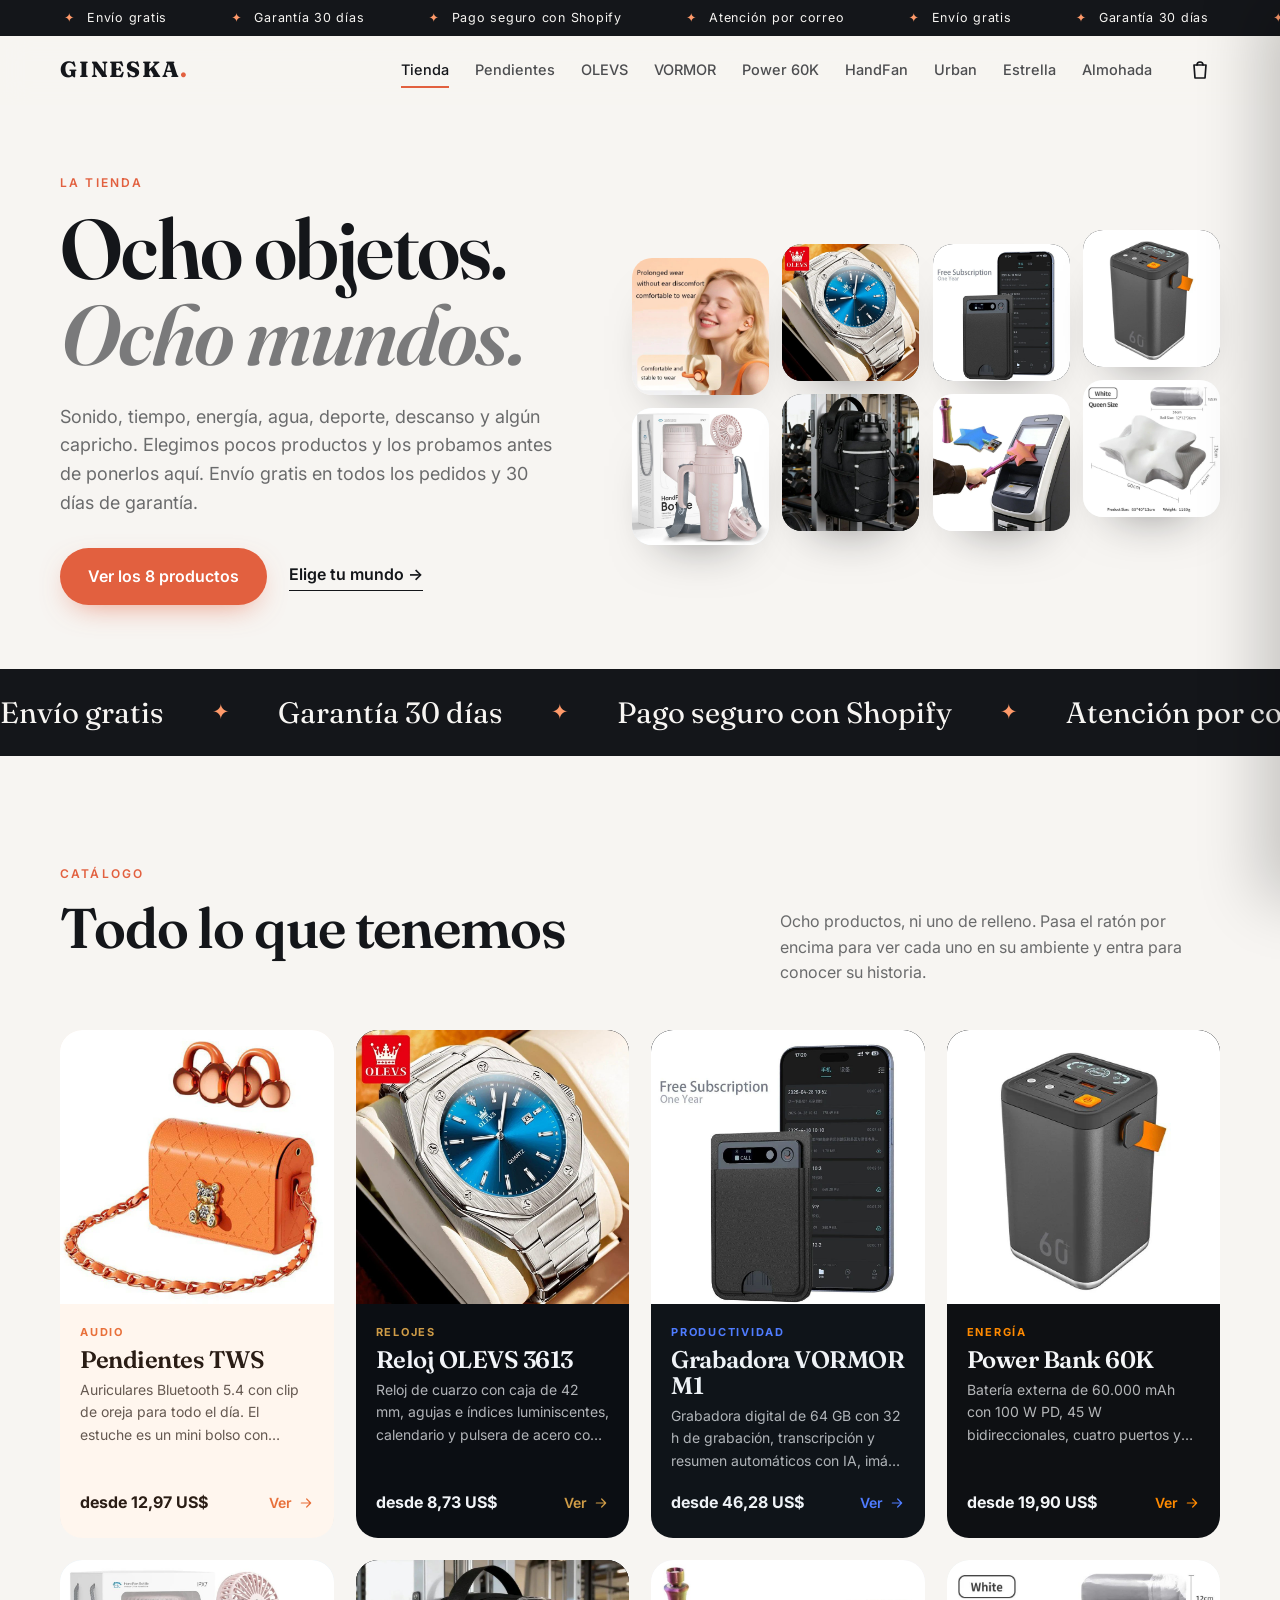
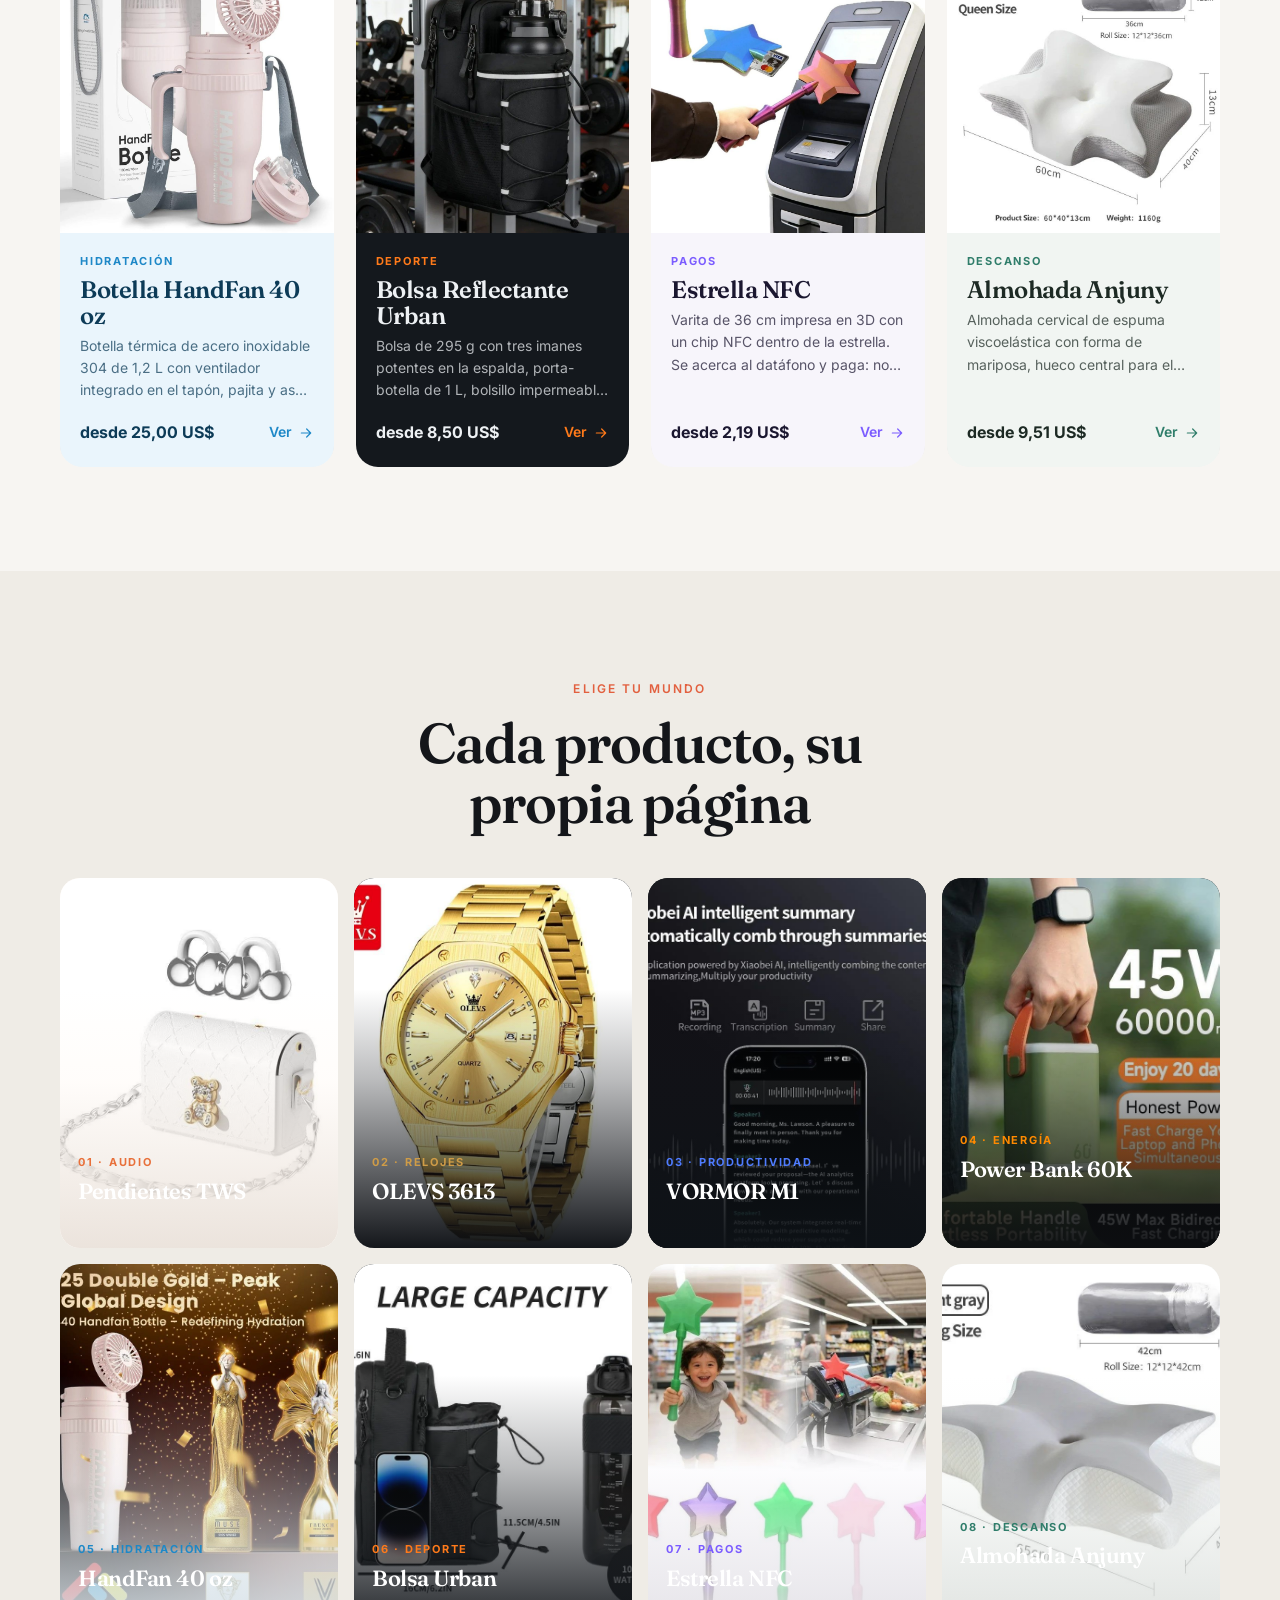
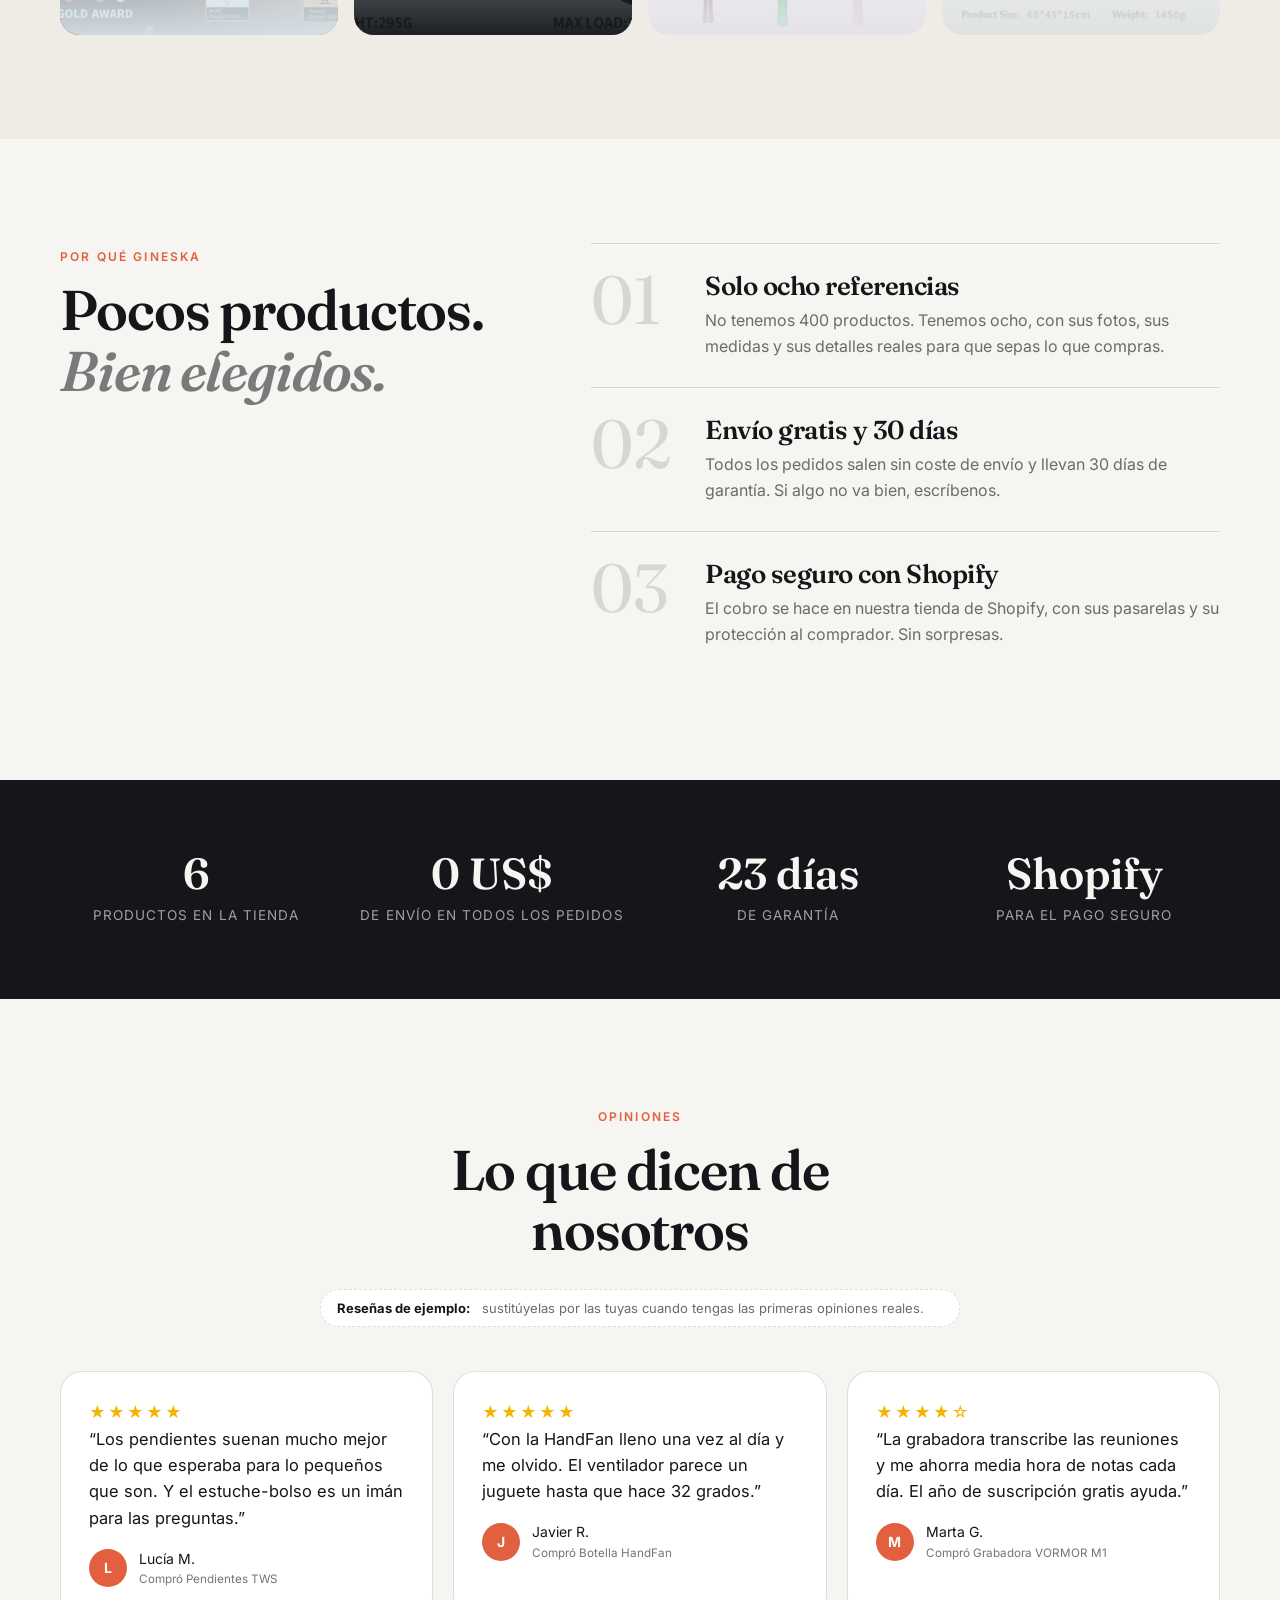
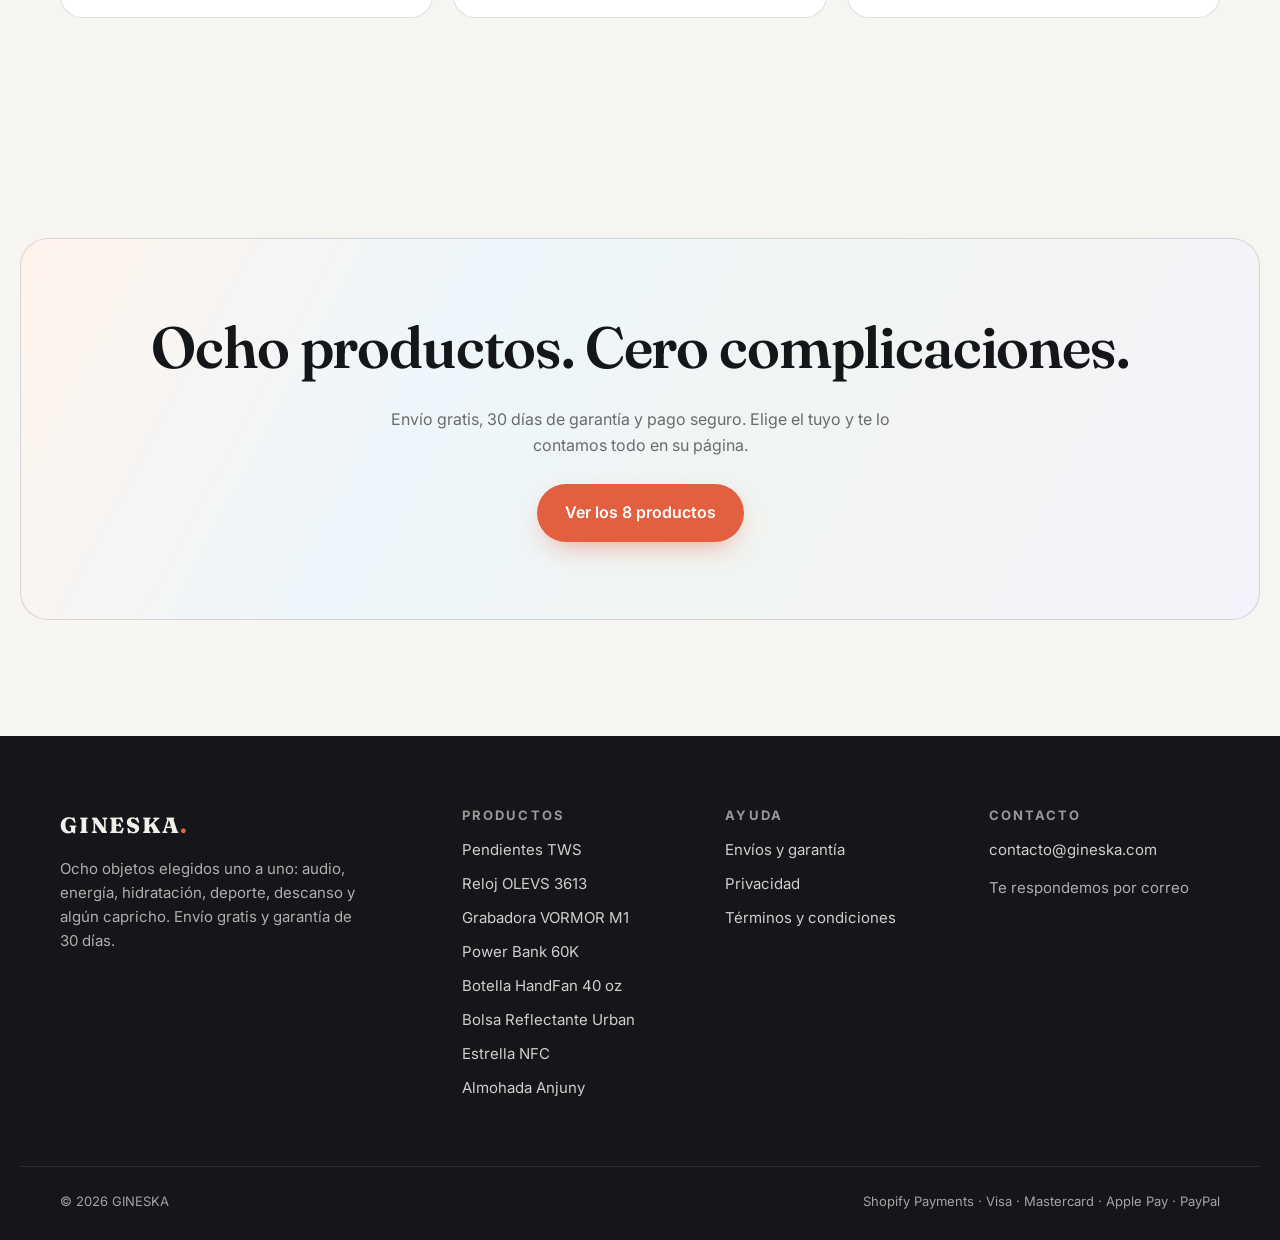
<file: index.html>
<!DOCTYPE html>
<html lang="es">
<head>
  <meta charset="UTF-8">
  <title>NÓMADA · Tienda online</title>
  <!-- La web vive en /web. Esta página solo redirige (GitHub Pages sirve la raíz del repositorio). -->
  <meta http-equiv="refresh" content="0; url=web/index.html">
  <link rel="canonical" href="web/index.html">
  <script>location.replace('web/index.html' + location.hash);</script>
</head>
<body><p><a href="web/index.html">Entrar en la tienda NÓMADA</a></p></body>
</html>
</file>
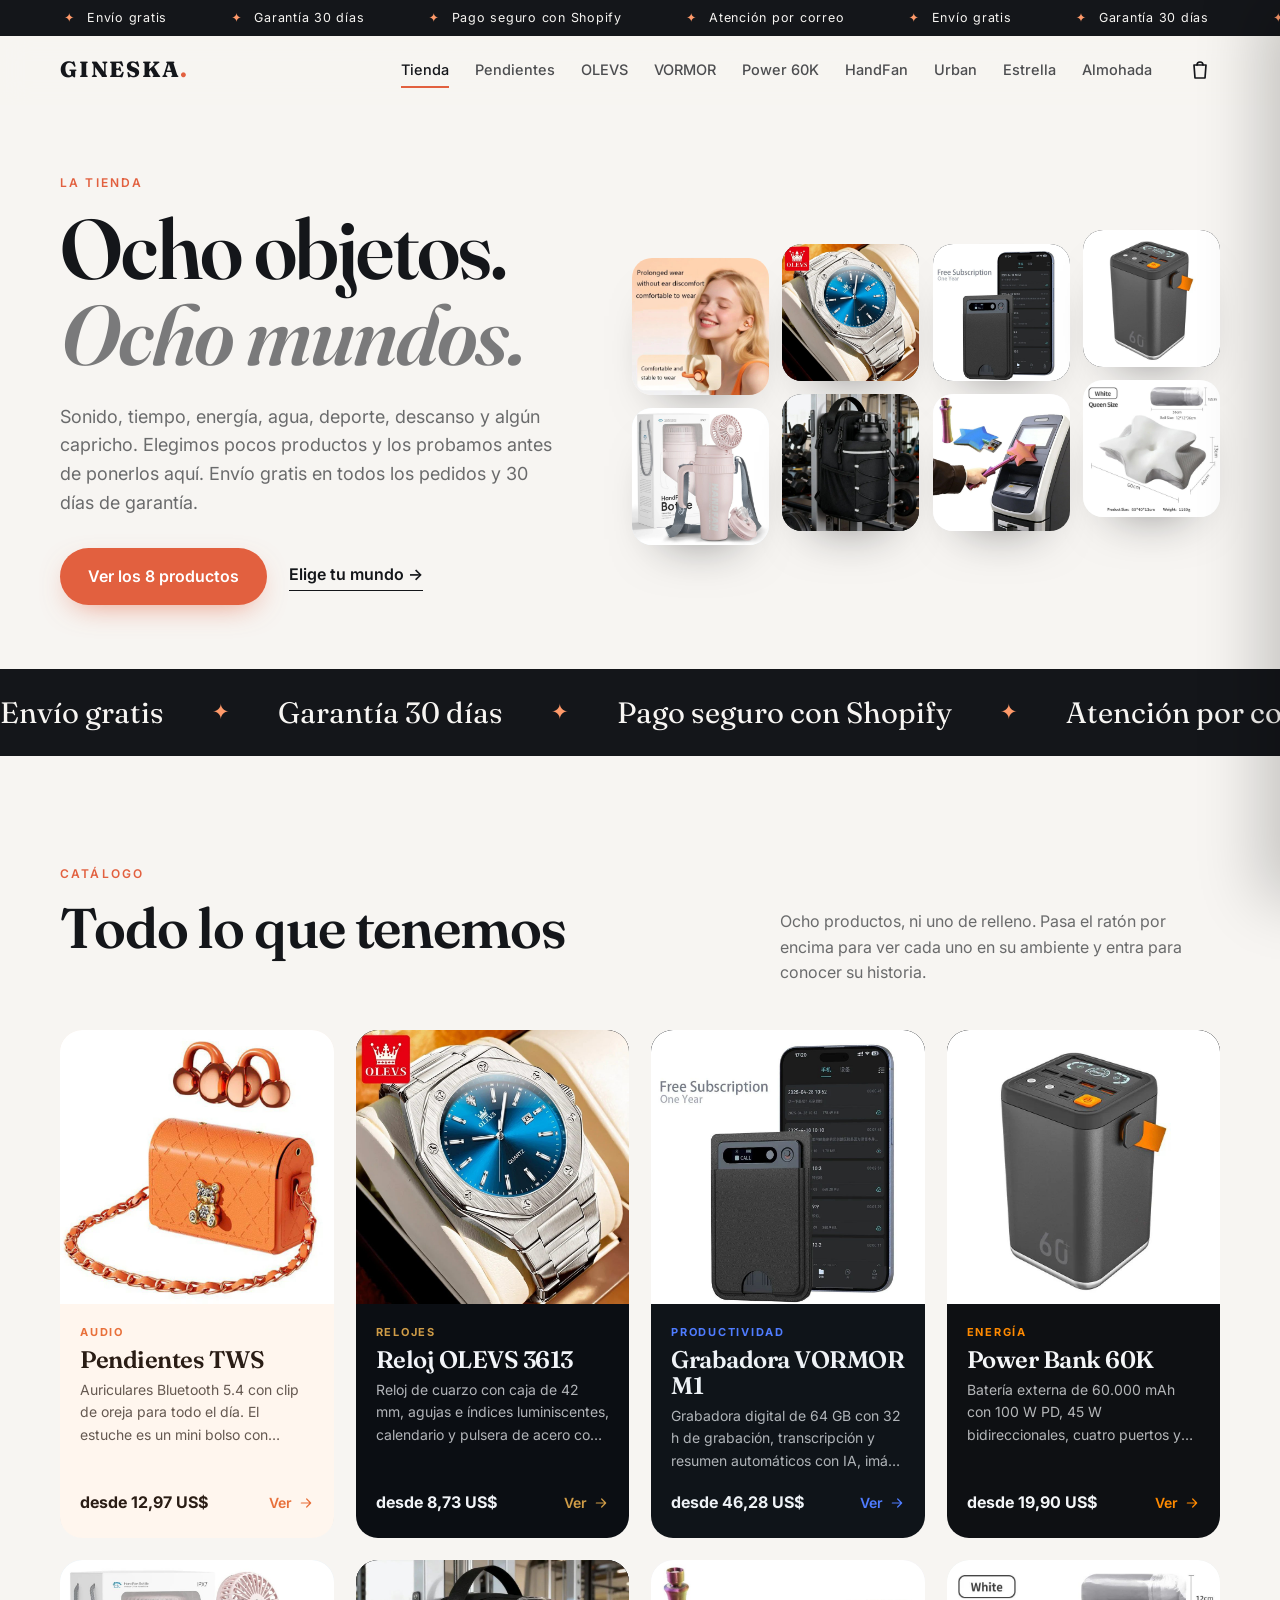
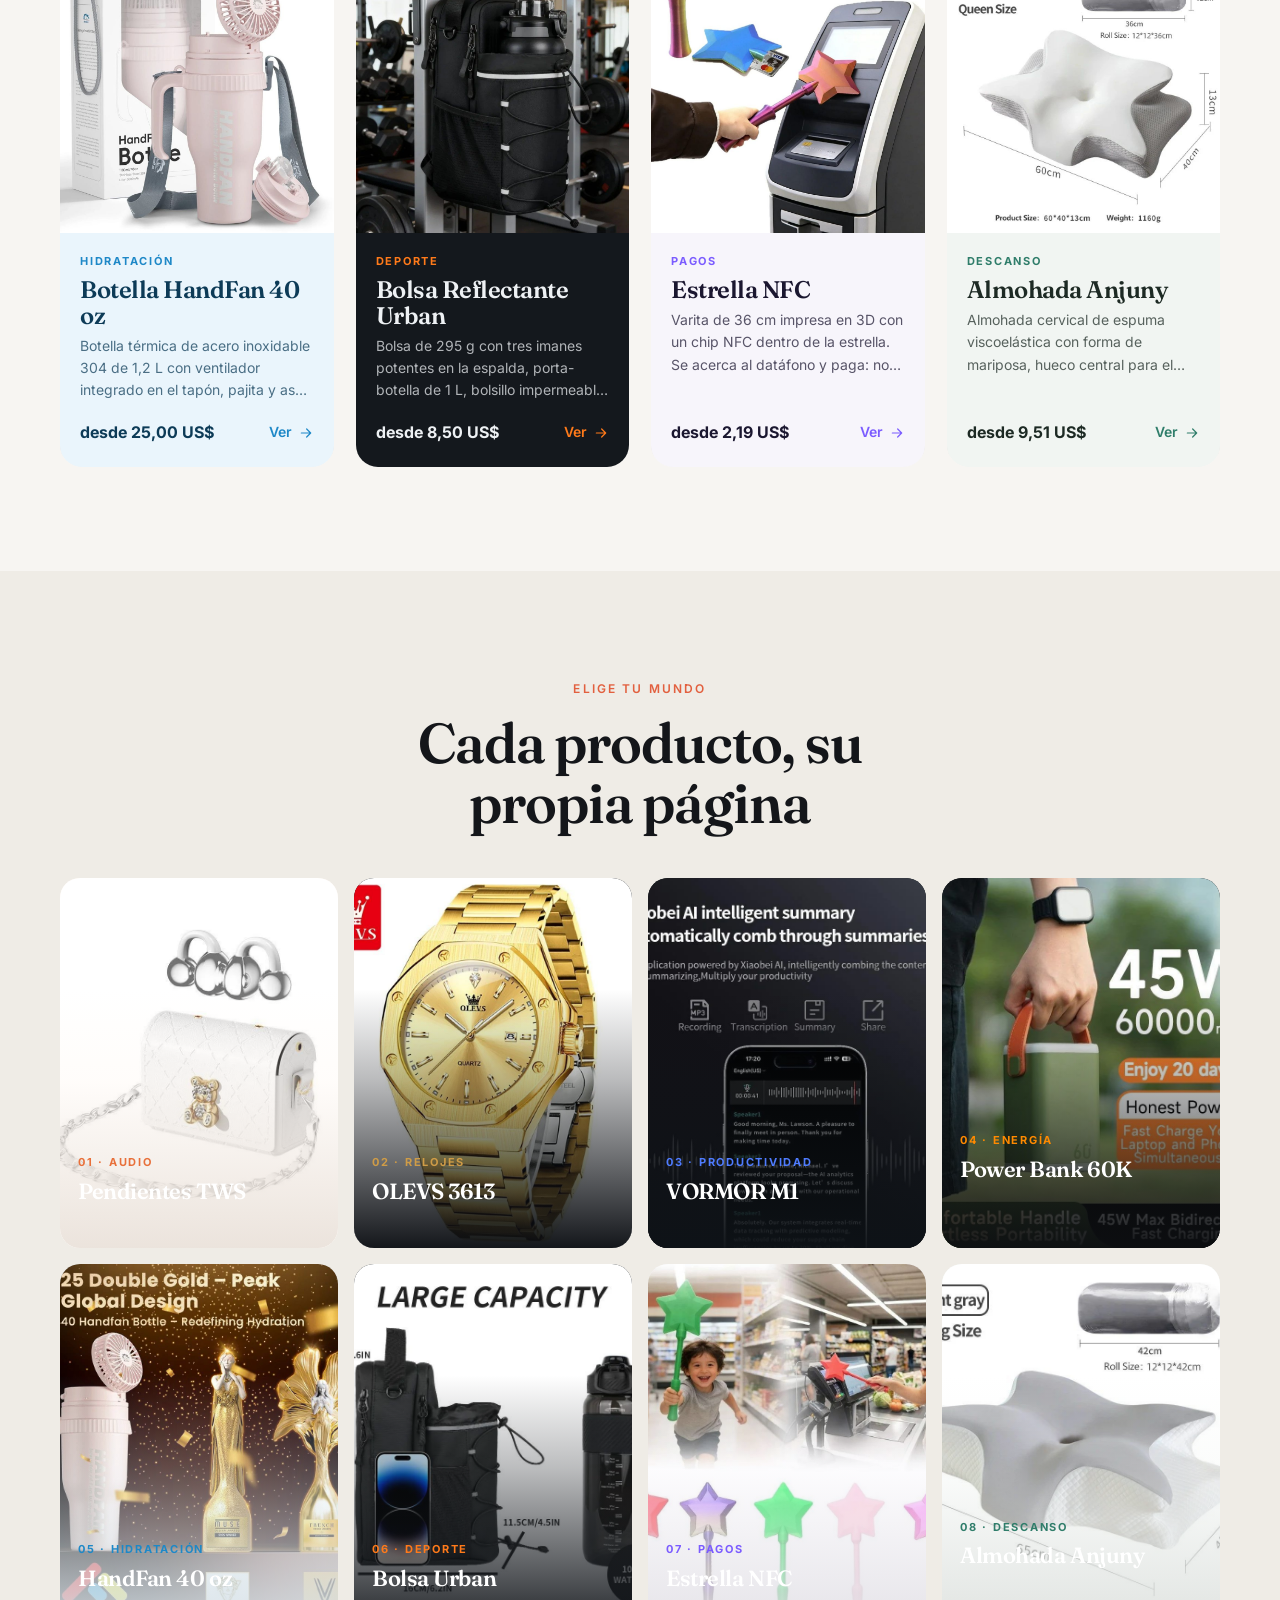
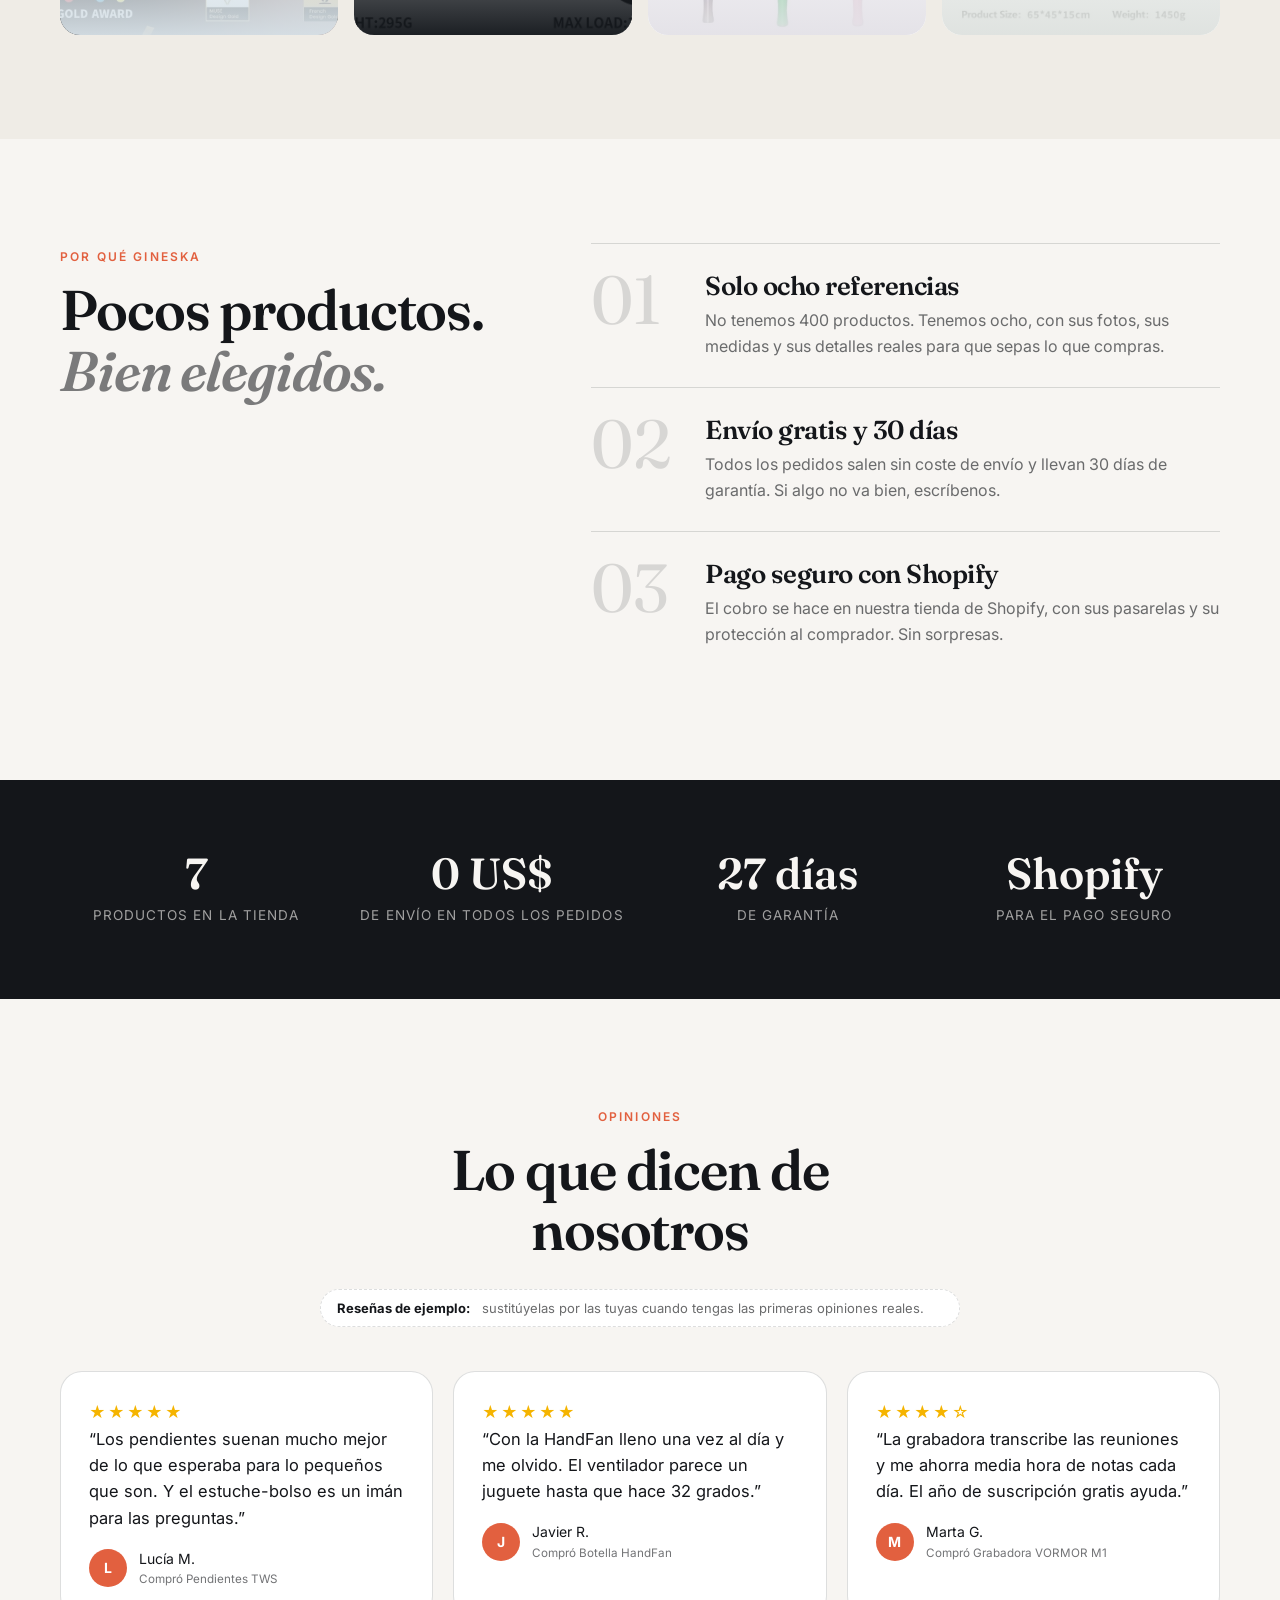
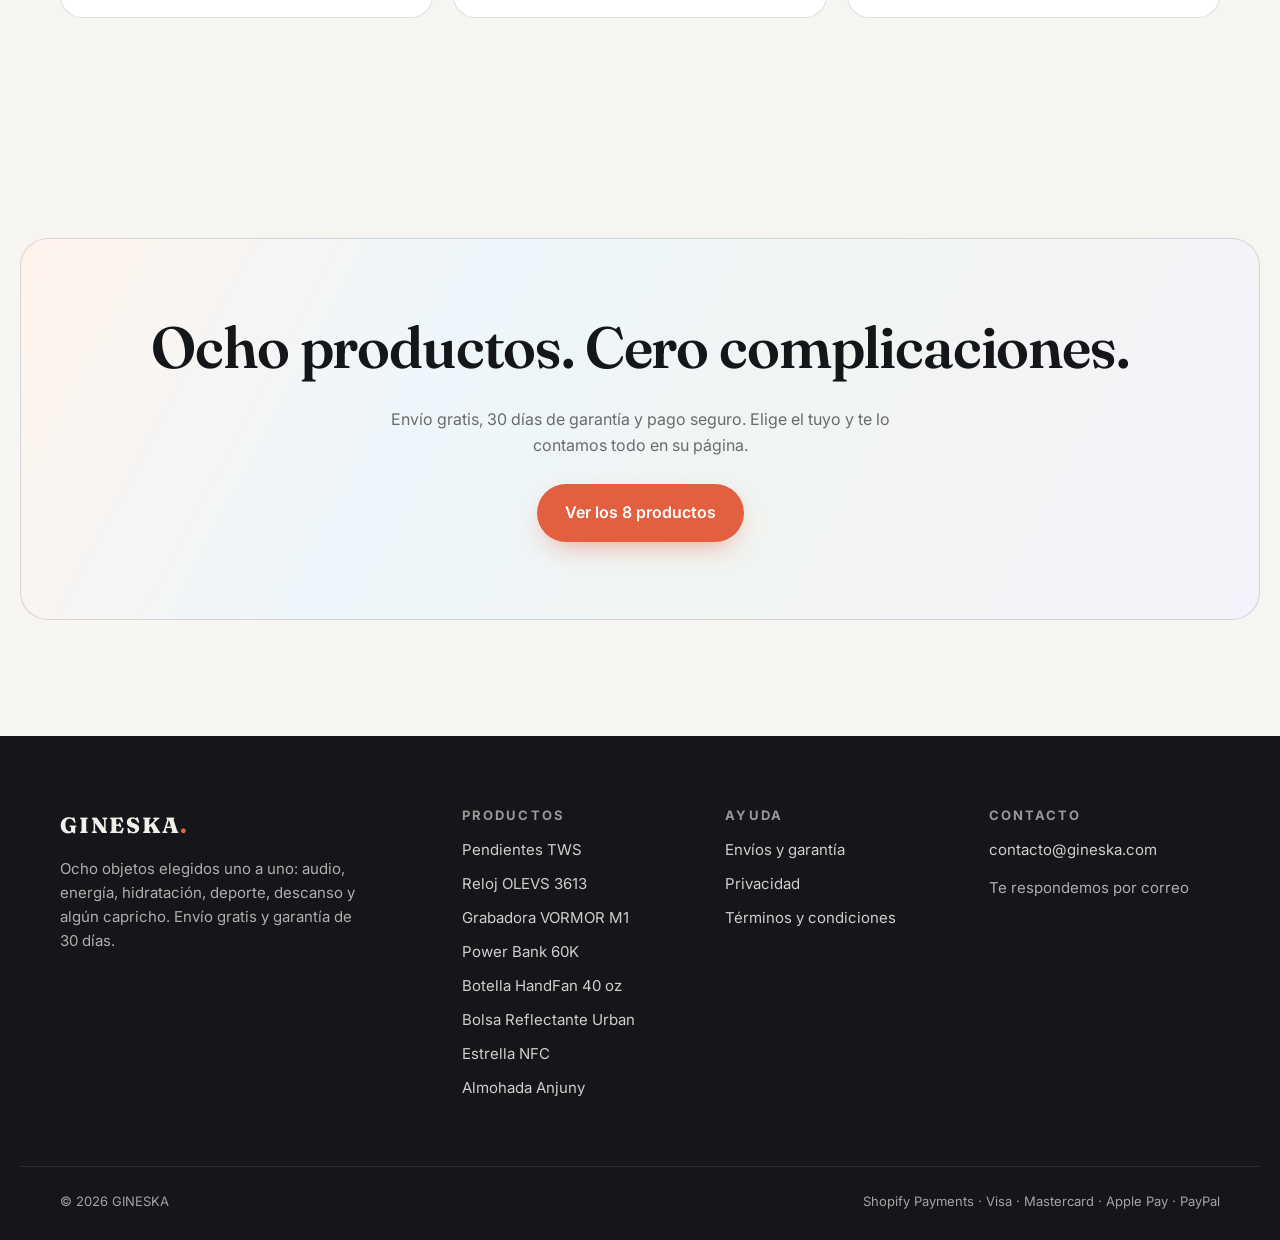
<file: web/index.html>
<!DOCTYPE html>
<html lang="es">
<head>
  <meta charset="UTF-8">
  <meta name="viewport" content="width=device-width, initial-scale=1">
  <title>GINESKA · Ocho objetos, ocho mundos</title>
  <meta name="description" content="Tienda GINESKA: auriculares, relojes, energía, hidratación, deporte, descanso y caprichos. Envío gratis y garantía de 30 días.">
  <link rel="icon" href="data:image/svg+xml,<svg xmlns='http://www.w3.org/2000/svg' viewBox='0 0 64 64'><rect width='64' height='64' rx='14' fill='%2314161a'/><text x='50%' y='55%' dominant-baseline='middle' text-anchor='middle' font-family='Georgia' font-size='40' fill='%23f6f3ee'>G</text></svg>">
  <link rel="preconnect" href="https://fonts.googleapis.com">
  <link rel="preconnect" href="https://fonts.gstatic.com" crossorigin>
  <link href="https://fonts.googleapis.com/css2?family=Fraunces:opsz,wght@9..144,400;9..144,600;9..144,700&family=Inter:wght@400;500;600;700;800&display=swap" rel="stylesheet">
  <link rel="stylesheet" href="css/base.css">
  <link rel="stylesheet" href="css/tema-inicio.css">
</head>
<body data-pagina="inicio">

  <main>
    <!-- 1 · Héroe editorial + mosaico con los 8 productos -->
    <section class="bloque heroe">
      <div class="contenedor heroe__grid">
        <div class="heroe__texto">
          <span class="eyebrow rv">La tienda</span>
          <h1 class="rv">Ocho objetos.<br><em>Ocho mundos.</em></h1>
          <p class="rv">Sonido, tiempo, energía, agua, deporte, descanso y algún capricho. Elegimos pocos productos y los probamos antes de ponerlos aquí. Envío gratis en todos los pedidos y 30 días de garantía.</p>
          <div class="heroe__cta rv">
            <a class="boton" href="#productos">Ver los 8 productos</a>
            <a class="enlace-flecha" href="#mundos">Elige tu mundo →</a>
          </div>
        </div>
        <div class="mosaico" aria-hidden="true">
          <a href="producto-pendientes.html" class="mosaico__pieza" style="--c:#fff6ee"><img src="img/pendientes-2.jpg" alt=""></a>
          <a href="producto-olevs.html" class="mosaico__pieza" style="--c:#0b0e13"><img src="img/olevs-1.jpg" alt=""></a>
          <a href="producto-vormor.html" class="mosaico__pieza" style="--c:#0f1419"><img src="img/vormor-1.jpg" alt=""></a>
          <a href="producto-power.html" class="mosaico__pieza" style="--c:#0e1013"><img src="img/power-1.jpg" alt=""></a>
          <a href="producto-handfan.html" class="mosaico__pieza" style="--c:#eaf5fc"><img src="img/handfan-1.jpg" alt=""></a>
          <a href="producto-urban.html" class="mosaico__pieza" style="--c:#14181d"><img src="img/urban-1.jpg" alt=""></a>
          <a href="producto-estrella.html" class="mosaico__pieza" style="--c:#f7f5fb"><img src="img/estrella-1.jpg" alt=""></a>
          <a href="producto-almohada.html" class="mosaico__pieza" style="--c:#f1f5f2"><img src="img/almohada-1.jpg" alt=""></a>
        </div>
      </div>
    </section>

    <!-- 2 · Marquesina de beneficios (costura deliberada con el héroe) -->
    <section class="franja-marquesina" aria-label="Ventajas">
      <div class="marquesina" style="--vel:34s">
        <div class="marquesina__pista">
          <span>Envío gratis</span><span>✦</span><span>Garantía 30 días</span><span>✦</span><span>Pago seguro con Shopify</span><span>✦</span><span>Atención por correo</span><span>✦</span>
          <span>Envío gratis</span><span>✦</span><span>Garantía 30 días</span><span>✦</span><span>Pago seguro con Shopify</span><span>✦</span><span>Atención por correo</span><span>✦</span>
        </div>
      </div>
    </section>

    <!-- 3 · Todos los productos -->
    <section class="bloque" id="productos">
      <div class="contenedor">
        <div class="cabecera-seccion">
          <div>
            <span class="eyebrow rv">Catálogo</span>
            <h2 class="titulo-seccion rv">Todo lo que tenemos</h2>
          </div>
          <p class="rv">Ocho productos, ni uno de relleno. Pasa el ratón por encima para ver cada uno en su ambiente y entra para conocer su historia.</p>
        </div>
        <div class="rejilla" data-grid-productos></div>
      </div>
    </section>

    <!-- 4 · Un mundo por producto -->
    <section class="bloque mundos" id="mundos">
      <div class="contenedor">
        <div class="centro">
          <span class="eyebrow rv">Elige tu mundo</span>
          <h2 class="titulo-seccion rv">Cada producto, su propia página</h2>
        </div>
        <div class="mundos__grid">
          <a class="mundo rv" href="producto-pendientes.html" style="--m-bg:#fff6ee;--m-ac:#e8703a">
            <img src="img/pendientes-7.jpg" alt="Auriculares TWS dentro de su estuche con forma de bolso" loading="lazy">
            <div class="mundo__txt"><span>01 · Audio</span><h3>Pendientes TWS</h3><p>Suenan bien y parecen un bolsito.</p></div>
          </a>
          <a class="mundo rv" href="producto-olevs.html" style="--m-bg:#0b0e13;--m-ac:#cf9c47">
            <img src="img/olevs-4.jpg" alt="Reloj OLEVS dorado" loading="lazy">
            <div class="mundo__txt"><span>02 · Relojes</span><h3>OLEVS 3613</h3><p>Acero, luz y 42 mm de presencia.</p></div>
          </a>
          <a class="mundo rv" href="producto-vormor.html" style="--m-bg:#0f1419;--m-ac:#4f7cff">
            <img src="img/vormor-4.jpg" alt="Grabadora VORMOR M1" loading="lazy">
            <div class="mundo__txt"><span>03 · Productividad</span><h3>VORMOR M1</h3><p>Graba, transcribe y resume.</p></div>
          </a>
          <a class="mundo rv" href="producto-power.html" style="--m-bg:#0e1013;--m-ac:#ff8a00">
            <img src="img/power-4.jpg" alt="Power bank de 60.000 mAh en el campo" loading="lazy">
            <div class="mundo__txt"><span>04 · Energía</span><h3>Power Bank 60K</h3><p>60.000 mAh y 100 W para tu portátil.</p></div>
          </a>
          <a class="mundo rv" href="producto-handfan.html" style="--m-bg:#eaf5fc;--m-ac:#1e88c7">
            <img src="img/handfan-6.jpg" alt="Botella HandFan premiada en 2025" loading="lazy">
            <div class="mundo__txt"><span>05 · Hidratación</span><h3>HandFan 40 oz</h3><p>Frío 24 h y ventilador en el tapón.</p></div>
          </a>
          <a class="mundo rv" href="producto-urban.html" style="--m-bg:#14181d;--m-ac:#ff7a1a">
            <img src="img/urban-2.jpg" alt="Bolsa Urban colgada en el gimnasio" loading="lazy">
            <div class="mundo__txt"><span>06 · Deporte</span><h3>Bolsa Urban</h3><p>Se pega al hierro, se lleva al hombro.</p></div>
          </a>
          <a class="mundo rv" href="producto-estrella.html" style="--m-bg:#f7f5fb;--m-ac:#7b5cff">
            <img src="img/estrella-5.jpg" alt="Varita NFC pagando en una tienda" loading="lazy">
            <div class="mundo__txt"><span>07 · Pagos</span><h3>Estrella NFC</h3><p>Paga con una varita de 36 cm.</p></div>
          </a>
          <a class="mundo rv" href="producto-almohada.html" style="--m-bg:#f1f5f2;--m-ac:#2f7d6a">
            <img src="img/almohada-5.jpg" alt="Almohada cervical Anjuny en uso" loading="lazy">
            <div class="mundo__txt"><span>08 · Descanso</span><h3>Almohada Anjuny</h3><p>Espuma viscoelástica con forma de mariposa.</p></div>
          </a>
        </div>
      </div>
    </section>

    <!-- 5 · Lista editorial: cómo trabaja la tienda -->
    <section class="bloque porque">
      <div class="contenedor porque__grid">
        <div>
          <span class="eyebrow rv">Por qué GINESKA</span>
          <h2 class="titulo-seccion rv">Pocos productos.<br><em>Bien elegidos.</em></h2>
        </div>
        <ol class="razones">
          <li class="rv"><span>01</span><div><h3>Solo ocho referencias</h3><p>No tenemos 400 productos. Tenemos ocho, con sus fotos, sus medidas y sus detalles reales para que sepas lo que compras.</p></div></li>
          <li class="rv"><span>02</span><div><h3>Envío gratis y 30 días</h3><p>Todos los pedidos salen sin coste de envío y llevan 30 días de garantía. Si algo no va bien, escríbenos.</p></div></li>
          <li class="rv"><span>03</span><div><h3>Pago seguro con Shopify</h3><p>El cobro se hace en nuestra tienda de Shopify, con sus pasarelas y su protección al comprador. Sin sorpresas.</p></div></li>
        </ol>
      </div>
    </section>

    <!-- 6 · Tira de datos reales -->
    <section class="bloque bloque--denso tira">
      <div class="contenedor tira__grid">
        <div class="rv"><strong><span data-count="8">8</span></strong><span>productos en la tienda</span></div>
        <div class="rv"><strong>0 US$</strong><span>de envío en todos los pedidos</span></div>
        <div class="rv"><strong><span data-count="30">30</span> días</strong><span>de garantía</span></div>
        <div class="rv"><strong>Shopify</strong><span>para el pago seguro</span></div>
      </div>
    </section>

    <!-- 7 · Reseñas (de ejemplo) -->
    <section class="bloque" id="resenas">
      <div class="contenedor">
        <div class="centro"><span class="eyebrow rv">Opiniones</span><h2 class="titulo-seccion rv">Lo que dicen de nosotros</h2></div>
        <p class="nota-demo rv" style="display:flex;margin:18px auto 0;max-width:640px;text-align:center"><strong>Reseñas de ejemplo:</strong>&nbsp;sustitúyelas por las tuyas cuando tengas las primeras opiniones reales.</p>
        <div class="resenas" style="margin-top:44px">
          <article class="resena rv"><div class="estrellas">★★★★★</div><p>“Los pendientes suenan mucho mejor de lo que esperaba para lo pequeños que son. Y el estuche-bolso es un imán para las preguntas.”</p><footer><span class="avatar">L</span><div>Lucía M.<small>Compró Pendientes TWS</small></div></footer></article>
          <article class="resena rv"><div class="estrellas">★★★★★</div><p>“Con la HandFan lleno una vez al día y me olvido. El ventilador parece un juguete hasta que hace 32 grados.”</p><footer><span class="avatar">J</span><div>Javier R.<small>Compró Botella HandFan</small></div></footer></article>
          <article class="resena rv"><div class="estrellas">★★★★☆</div><p>“La grabadora transcribe las reuniones y me ahorra media hora de notas cada día. El año de suscripción gratis ayuda.”</p><footer><span class="avatar">M</span><div>Marta G.<small>Compró Grabadora VORMOR M1</small></div></footer></article>
        </div>
      </div>
    </section>

    <!-- 8 · Cierre -->
    <section class="bloque cierre">
      <div class="contenedor cierre__caja rv">
        <h2>Ocho productos. Cero complicaciones.</h2>
        <p>Envío gratis, 30 días de garantía y pago seguro. Elige el tuyo y te lo contamos todo en su página.</p>
        <a class="boton" href="#productos">Ver los 8 productos</a>
      </div>
    </section>
  </main>

  <script src="js/config.js"></script>
  <script src="js/productos.js"></script>
  <script src="js/app.js"></script>
</body>
</html>
</file>
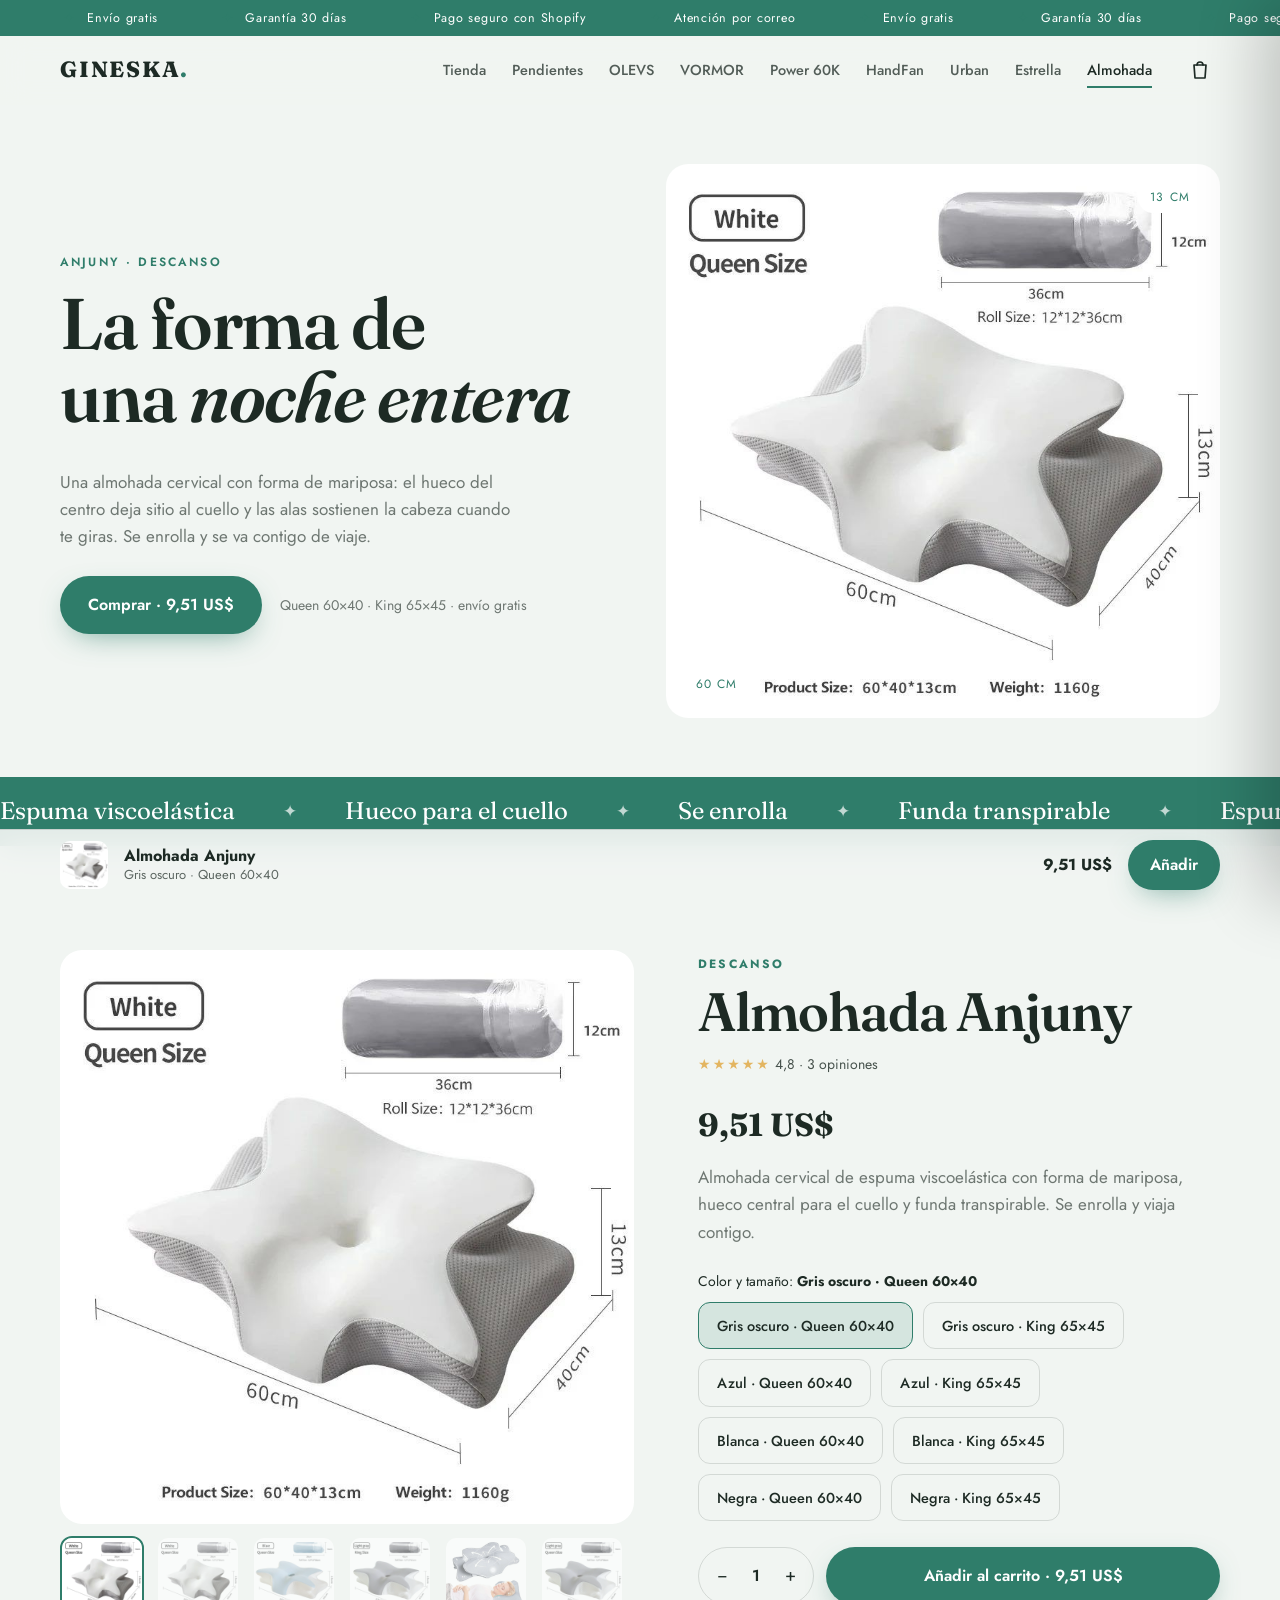
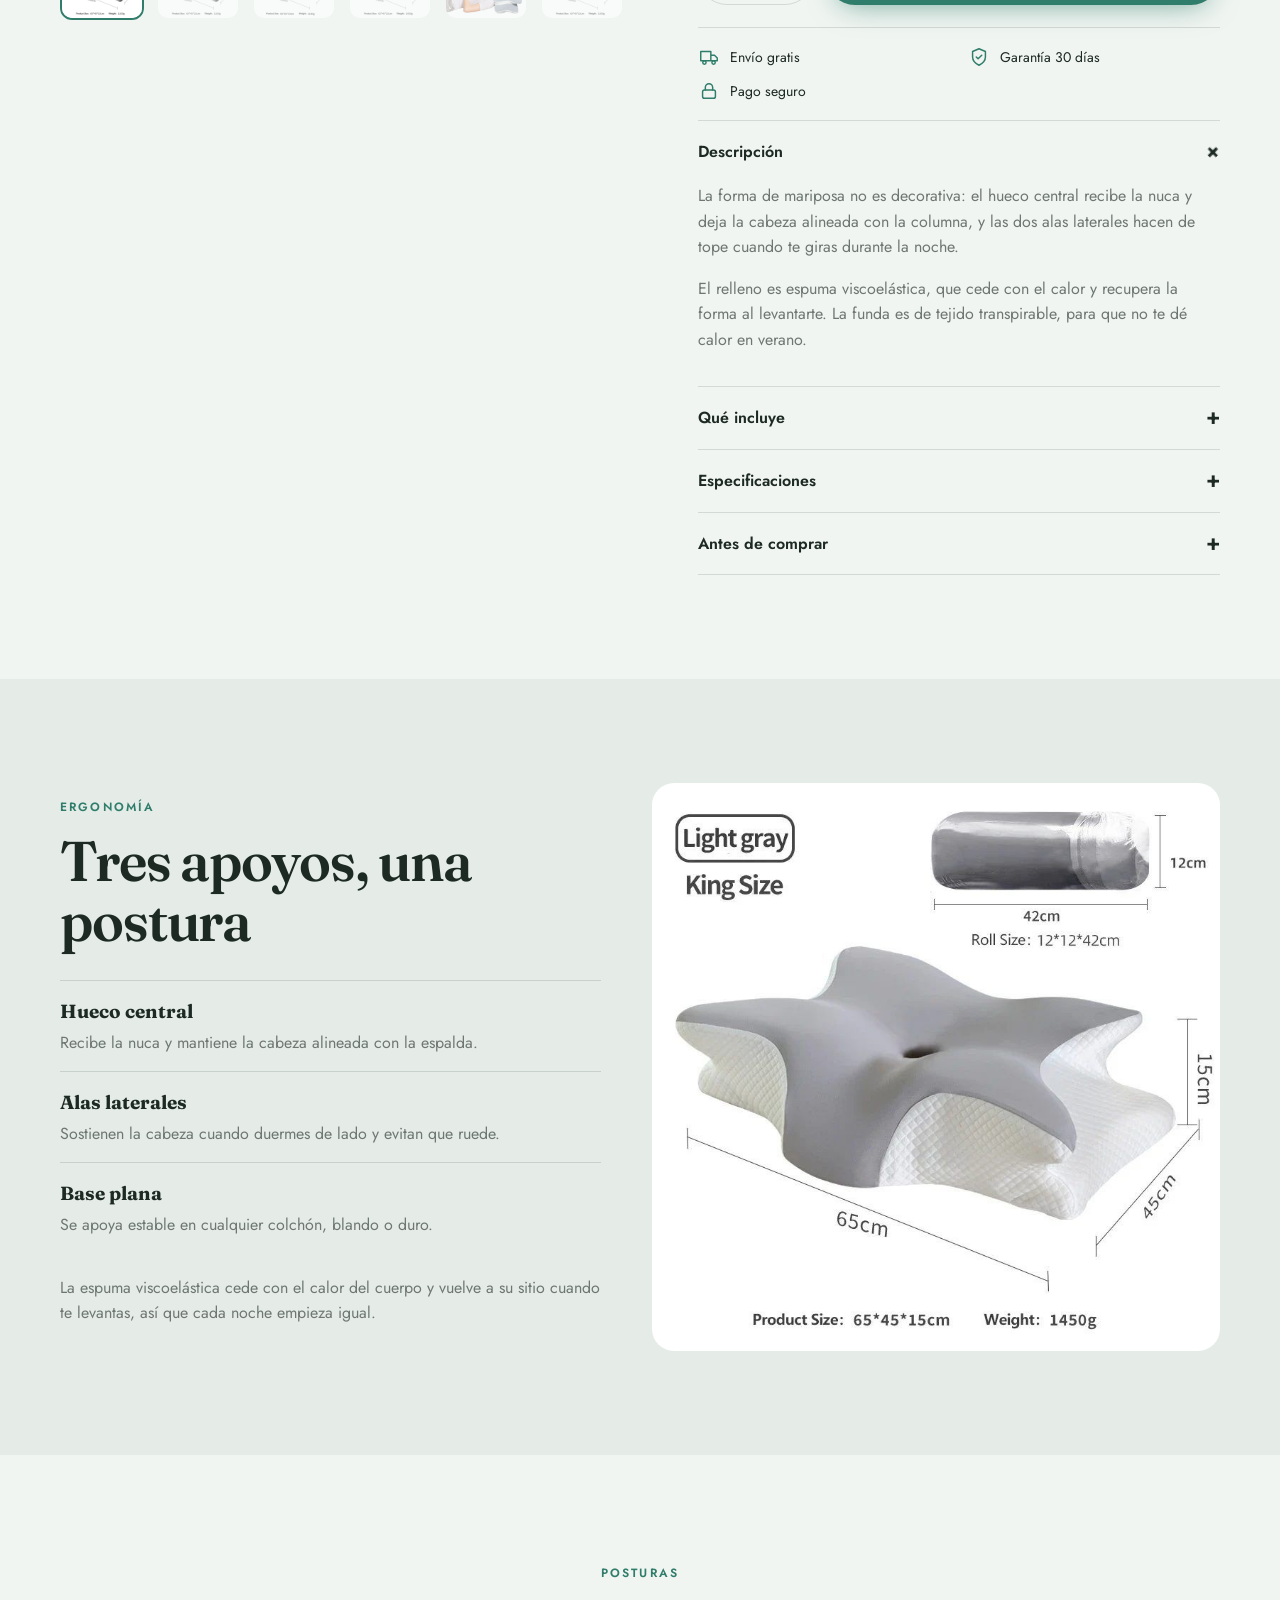
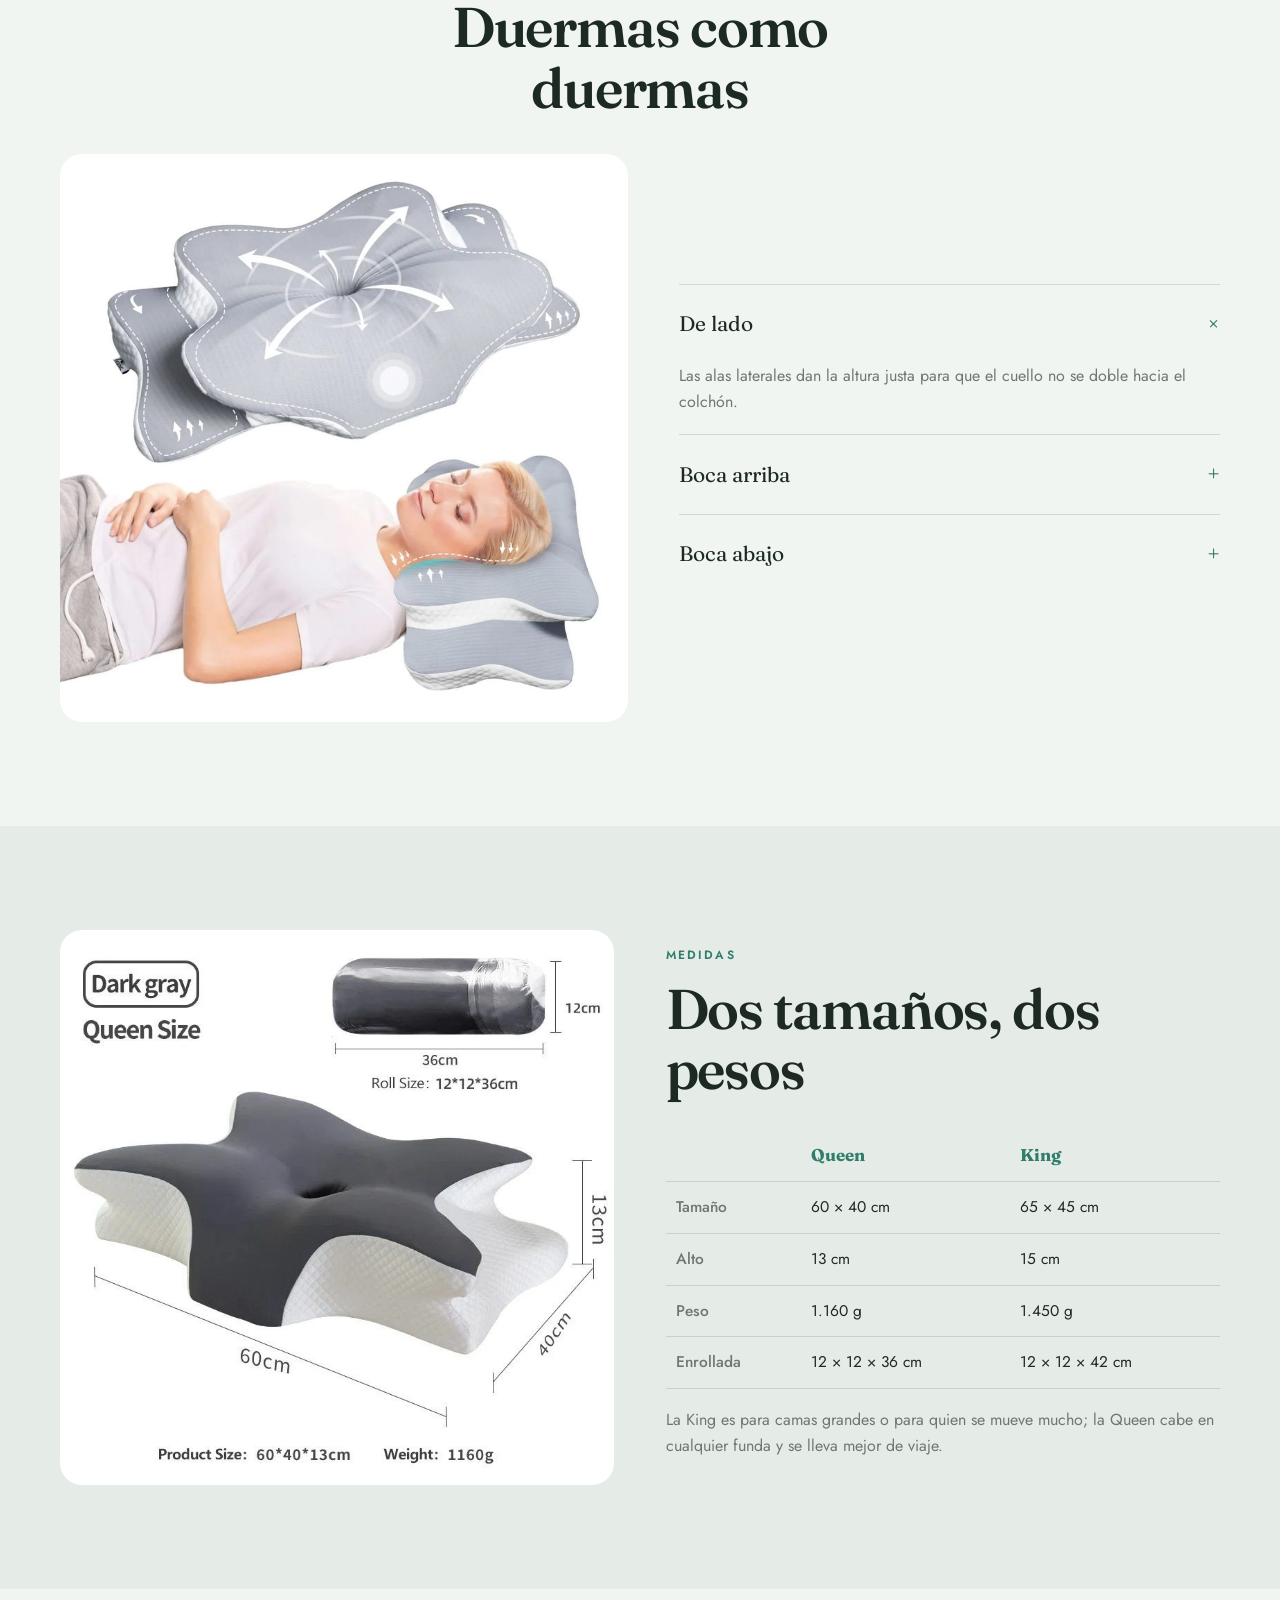
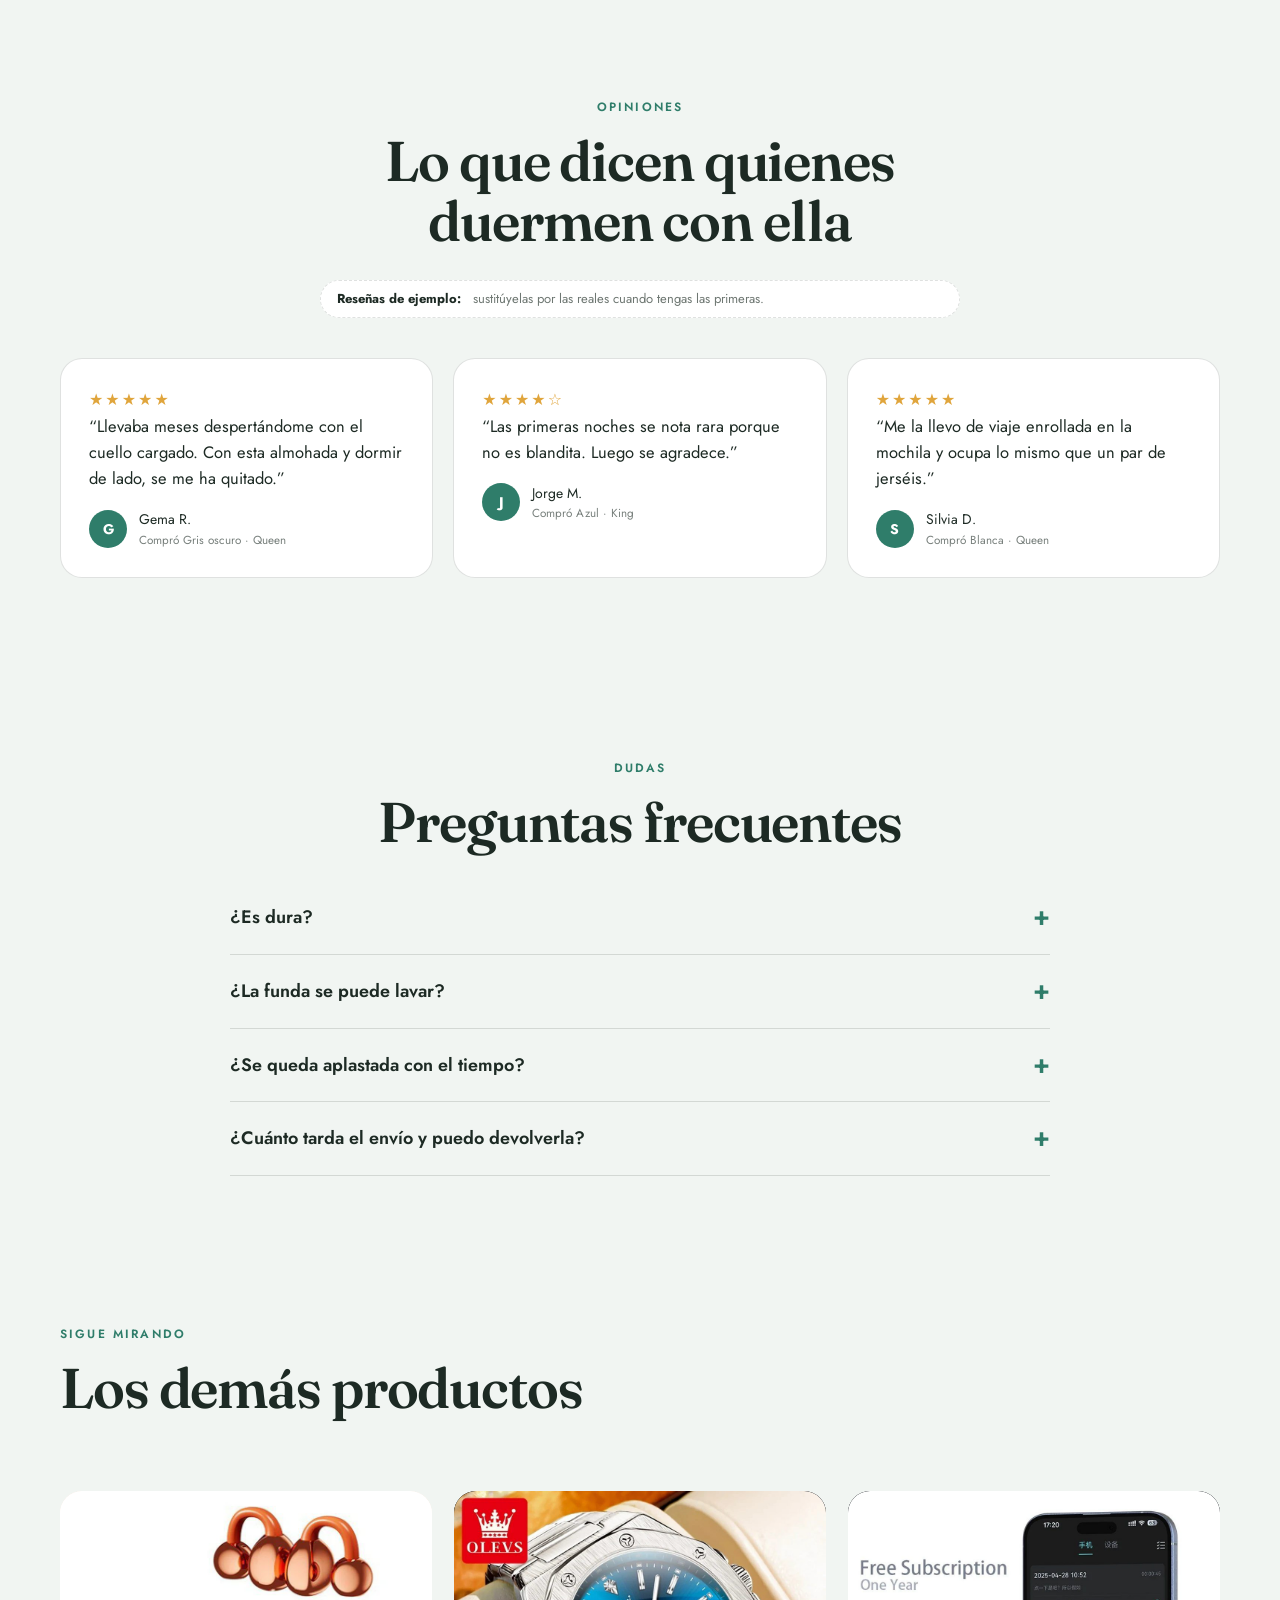
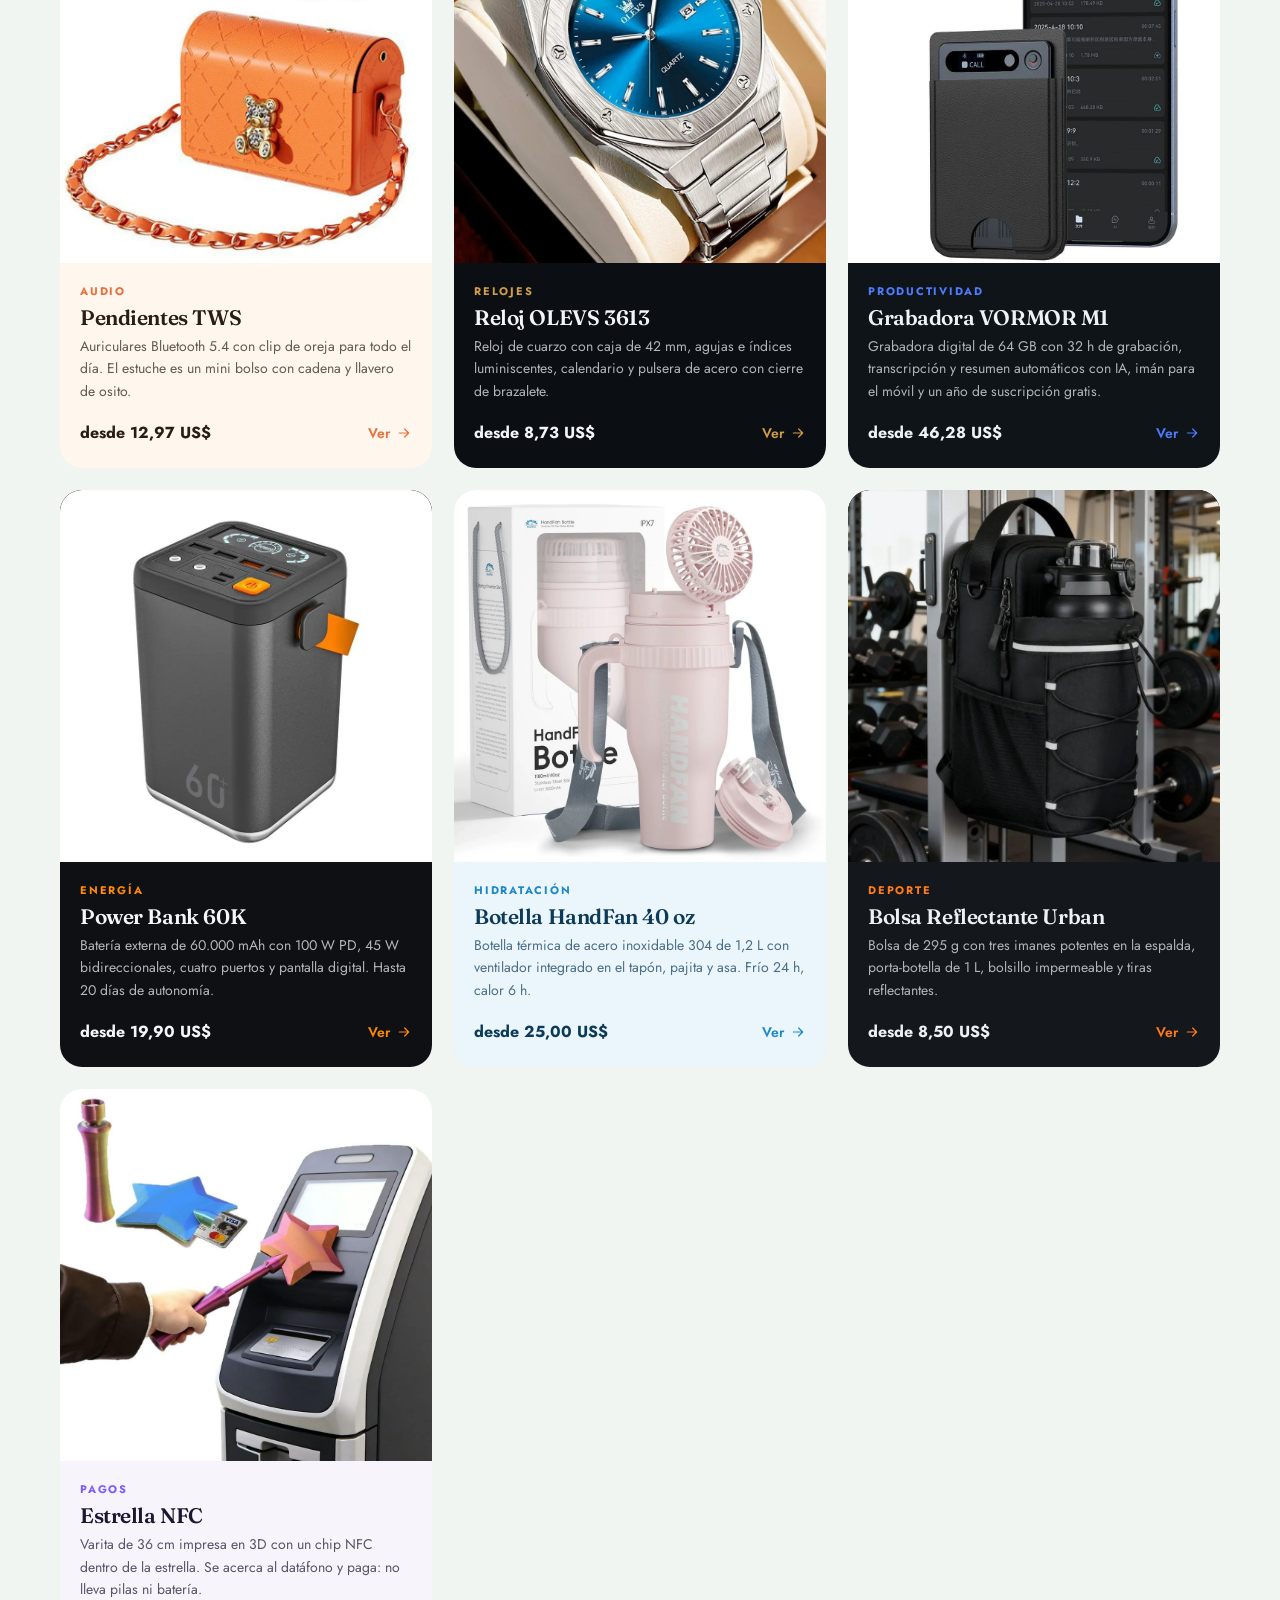
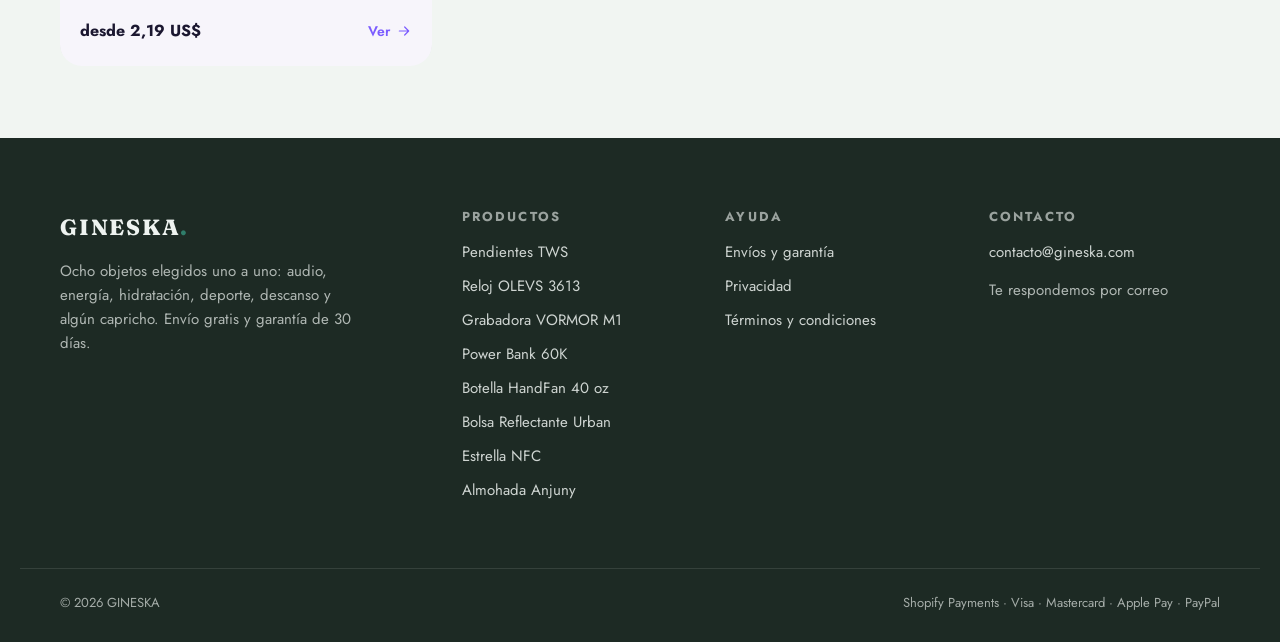
<file: web/producto-almohada.html>
<!DOCTYPE html>
<html lang="es">
<head>
  <meta charset="UTF-8">
  <meta name="viewport" content="width=device-width, initial-scale=1">
  <title>Almohada Anjuny · Cervical de espuma viscoelástica · GINESKA</title>
  <meta name="description" content="Almohada cervical con forma de mariposa: hueco central para el cuello, apoyos laterales, funda transpirable y se enrolla para viajar. Queen 60×40 y King 65×45.">
  <meta name="theme-color" content="#f1f5f2">
  <link rel="icon" href="data:image/svg+xml,<svg xmlns='http://www.w3.org/2000/svg' viewBox='0 0 64 64'><rect width='64' height='64' rx='14' fill='%23f1f5f2'/><path d='M12 30c0-6 6-10 20-10s20 4 20 10-6 12-20 12-20-6-20-12Z' fill='none' stroke='%232f7d6a' stroke-width='5'/></svg>">
  <link rel="preconnect" href="https://fonts.googleapis.com">
  <link rel="preconnect" href="https://fonts.gstatic.com" crossorigin>
  <link href="https://fonts.googleapis.com/css2?family=Fraunces:opsz,wght@9..144,400;9..144,600&family=Jost:wght@400;500;600&display=swap" rel="stylesheet">
  <link rel="stylesheet" href="css/base.css">
  <link rel="stylesheet" href="css/tema-almohada.css">
</head>
<body data-pagina="almohada">
  <main>
    <!-- Héroe -->
    <section class="bloque al-heroe">
      <div class="contenedor al-heroe__grid">
        <div class="al-heroe__txt">
          <span class="eyebrow rv">Anjuny · Descanso</span>
          <h1 class="rv">La forma de<br>una <em>noche entera</em></h1>
          <p class="rv">Una almohada cervical con forma de mariposa: el hueco del centro deja sitio al cuello y las alas sostienen la cabeza cuando te giras. Se enrolla y se va contigo de viaje.</p>
          <div class="al-heroe__cta rv">
            <a href="#comprar" class="boton" data-ir-compra>Comprar · 9,51 US$</a>
            <span class="al-heroe__meta">Queen 60×40 · King 65×45 · envío gratis</span>
          </div>
        </div>
        <div class="al-heroe__prod rv">
          <img src="img/almohada-1.jpg" alt="Almohada cervical gris oscuro con forma de mariposa">
          <span class="al-heroe__linea al-heroe__linea--1">13 cm</span>
          <span class="al-heroe__linea al-heroe__linea--2">60 cm</span>
        </div>
      </div>
    </section>

    <!-- Marquesina (costura) -->
    <section class="al-marquesina" aria-label="Ventajas">
      <div class="marquesina" style="--vel:34s">
        <div class="marquesina__pista">
          <span>Espuma viscoelástica</span><span>✦</span><span>Hueco para el cuello</span><span>✦</span><span>Se enrolla</span><span>✦</span><span>Funda transpirable</span><span>✦</span>
          <span>Espuma viscoelástica</span><span>✦</span><span>Hueco para el cuello</span><span>✦</span><span>Se enrolla</span><span>✦</span><span>Funda transpirable</span><span>✦</span>
        </div>
      </div>
    </section>

    <!-- Bloque de compra -->
    <section class="bloque" id="comprar">
      <div class="contenedor ficha" data-comprar="almohada">
        <div class="detalles">
          <details open><summary>Descripción</summary><div><p>La forma de mariposa no es decorativa: el hueco central recibe la nuca y deja la cabeza alineada con la columna, y las dos alas laterales hacen de tope cuando te giras durante la noche.</p><p>El relleno es espuma viscoelástica, que cede con el calor y recupera la forma al levantarte. La funda es de tejido transpirable, para que no te dé calor en verano.</p></div></details>
          <details><summary>Qué incluye</summary><div><ul><li>Almohada cervical Anjuny</li><li>Funda exterior transpirable montada</li></ul></div></details>
          <details><summary>Especificaciones</summary><div><ul><li>Queen: 60 × 40 × 13 cm · 1.160 g</li><li>King: 65 × 45 × 15 cm · 1.450 g</li><li>Enrollada: 12 × 12 × 36 cm (Queen) · 12 × 12 × 42 cm (King)</li><li>Relleno: espuma viscoelástica</li><li>Funda transpirable</li><li>Forma ergonómica de mariposa con hueco central</li></ul></div></details>
          <details><summary>Antes de comprar</summary><div><ul><li>Es una almohada de apoyo para el cuello: al principio se nota distinta a una almohada blanda.</li><li>La espuma puede tener un olor suave a nuevo los primeros días; se va ventilando.</li><li>Consulta las medidas antes de elegir: la King son 5 cm más de ancho y 2 de alto.</li></ul></div></details>
        </div>
      </div>
    </section>

    <!-- Tres apoyos -->
    <section class="bloque al-apoyos">
      <div class="contenedor al-apoyos__grid">
        <div class="rv">
          <span class="eyebrow">Ergonomía</span>
          <h2 class="titulo-seccion">Tres apoyos, una postura</h2>
          <ul class="al-lista">
            <li><strong>Hueco central</strong> Recibe la nuca y mantiene la cabeza alineada con la espalda.</li>
            <li><strong>Alas laterales</strong> Sostienen la cabeza cuando duermes de lado y evitan que ruede.</li>
            <li><strong>Base plana</strong> Se apoya estable en cualquier colchón, blando o duro.</li>
          </ul>
          <p class="al-muted">La espuma viscoelástica cede con el calor del cuerpo y vuelve a su sitio cuando te levantas, así que cada noche empieza igual.</p>
        </div>
        <div class="al-apoyos__img rv"><img src="img/almohada-5.jpg" alt="Persona durmiendo con la almohada cervical Anjuny" loading="lazy"></div>
      </div>
    </section>

    <!-- Acordeón con imagen viva -->
    <section class="bloque al-posturas">
      <div class="contenedor">
        <div class="centro"><span class="eyebrow rv">Posturas</span><h2 class="titulo-seccion rv">Duermas como duermas</h2></div>
        <div class="al-acordeon" data-acordeon>
          <div class="al-acordeon__img"><img data-acordeon-img src="img/almohada-6.jpg" alt="Almohada Anjuny vista desde arriba" ></div>
          <div class="al-items">
            <div class="al-item abierto" data-acordeon-item data-img="img/almohada-6.jpg">
              <button aria-expanded="true">De lado</button>
              <div><p>Las alas laterales dan la altura justa para que el cuello no se doble hacia el colchón.</p></div>
            </div>
            <div class="al-item" data-acordeon-item data-img="img/almohada-5.jpg">
              <button aria-expanded="false">Boca arriba</button>
              <div><p>El hueco central deja la nuca apoyada y la cabeza en la línea de la espalda.</p></div>
            </div>
            <div class="al-item" data-acordeon-item data-img="img/almohada-4.jpg">
              <button aria-expanded="false">Boca abajo</button>
              <div><p>Al ser baja en el centro, no fuerza el cuello hacia atrás como una almohada mullida.</p></div>
            </div>
          </div>
        </div>
      </div>
    </section>

    <!-- Medidas -->
    <section class="bloque al-medidas">
      <div class="contenedor al-medidas__grid">
        <div class="al-medidas__img rv"><img src="img/almohada-3.jpg" alt="Almohada enrollada con sus medidas: 12 × 12 × 36 cm" loading="lazy"></div>
        <div class="rv">
          <span class="eyebrow">Medidas</span>
          <h2 class="titulo-seccion">Dos tamaños, dos pesos</h2>
          <table class="al-tabla">
            <thead><tr><th></th><th>Queen</th><th>King</th></tr></thead>
            <tbody>
              <tr><th>Tamaño</th><td>60 × 40 cm</td><td>65 × 45 cm</td></tr>
              <tr><th>Alto</th><td>13 cm</td><td>15 cm</td></tr>
              <tr><th>Peso</th><td>1.160 g</td><td>1.450 g</td></tr>
              <tr><th>Enrollada</th><td>12 × 12 × 36 cm</td><td>12 × 12 × 42 cm</td></tr>
            </tbody>
          </table>
          <p class="al-muted">La King es para camas grandes o para quien se mueve mucho; la Queen cabe en cualquier funda y se lleva mejor de viaje.</p>
        </div>
      </div>
    </section>

    <!-- Reseñas (de ejemplo) -->
    <section class="bloque" id="resenas">
      <div class="contenedor">
        <div class="centro"><span class="eyebrow rv">Opiniones</span><h2 class="titulo-seccion rv">Lo que dicen quienes duermen con ella</h2></div>
        <p class="nota-demo rv" style="display:flex;margin:18px auto 0;max-width:640px;text-align:center"><strong>Reseñas de ejemplo:</strong>&nbsp;sustitúyelas por las reales cuando tengas las primeras.</p>
        <div class="resenas" style="margin-top:40px">
          <article class="resena rv"><div class="estrellas">★★★★★</div><p>“Llevaba meses despertándome con el cuello cargado. Con esta almohada y dormir de lado, se me ha quitado.”</p><footer><span class="avatar">G</span><div>Gema R.<small>Compró Gris oscuro · Queen</small></div></footer></article>
          <article class="resena rv"><div class="estrellas">★★★★☆</div><p>“Las primeras noches se nota rara porque no es blandita. Luego se agradece.”</p><footer><span class="avatar">J</span><div>Jorge M.<small>Compró Azul · King</small></div></footer></article>
          <article class="resena rv"><div class="estrellas">★★★★★</div><p>“Me la llevo de viaje enrollada en la mochila y ocupa lo mismo que un par de jerséis.”</p><footer><span class="avatar">S</span><div>Silvia D.<small>Compró Blanca · Queen</small></div></footer></article>
        </div>
      </div>
    </section>

    <!-- Preguntas -->
    <section class="bloque bloque--denso">
      <div class="contenedor">
        <div class="centro"><span class="eyebrow rv">Dudas</span><h2 class="titulo-seccion rv">Preguntas frecuentes</h2></div>
        <div class="faq rv">
          <details><summary>¿Es dura?</summary><p>Es firme, como corresponde a la espuma viscoelástica cervical: tiene que sujetar el cuello, no hundirse. Cede con el calor del cuerpo en unos minutos.</p></details>
          <details><summary>¿La funda se puede lavar?</summary><p>Sí, la funda exterior se quita y se lava a mano o en programa suave. La espuma no se lava.</p></details>
          <details><summary>¿Se queda aplastada con el tiempo?</summary><p>La espuma recupera su forma al levantarte. Después de muchos meses de uso intenso puede perder algo de firmeza, como cualquier viscoelástica.</p></details>
          <details><summary>¿Cuánto tarda el envío y puedo devolverla?</summary><p>El envío es gratis y el plazo se calcula al finalizar la compra. Tienes 30 días de garantía: escríbenos a contacto@gineska.com.</p></details>
        </div>
      </div>
    </section>

    <!-- Otros productos -->
    <section class="bloque bloque--denso">
      <div class="contenedor">
        <div class="cabecera-seccion"><div><span class="eyebrow rv">Sigue mirando</span><h2 class="titulo-seccion rv">Los demás productos</h2></div></div>
        <div class="rejilla rejilla--3" data-relacionados="almohada"></div>
      </div>
    </section>
  </main>

  <script src="js/config.js"></script>
  <script src="js/productos.js"></script>
  <script src="js/app.js"></script>
</body>
</html>
</file>
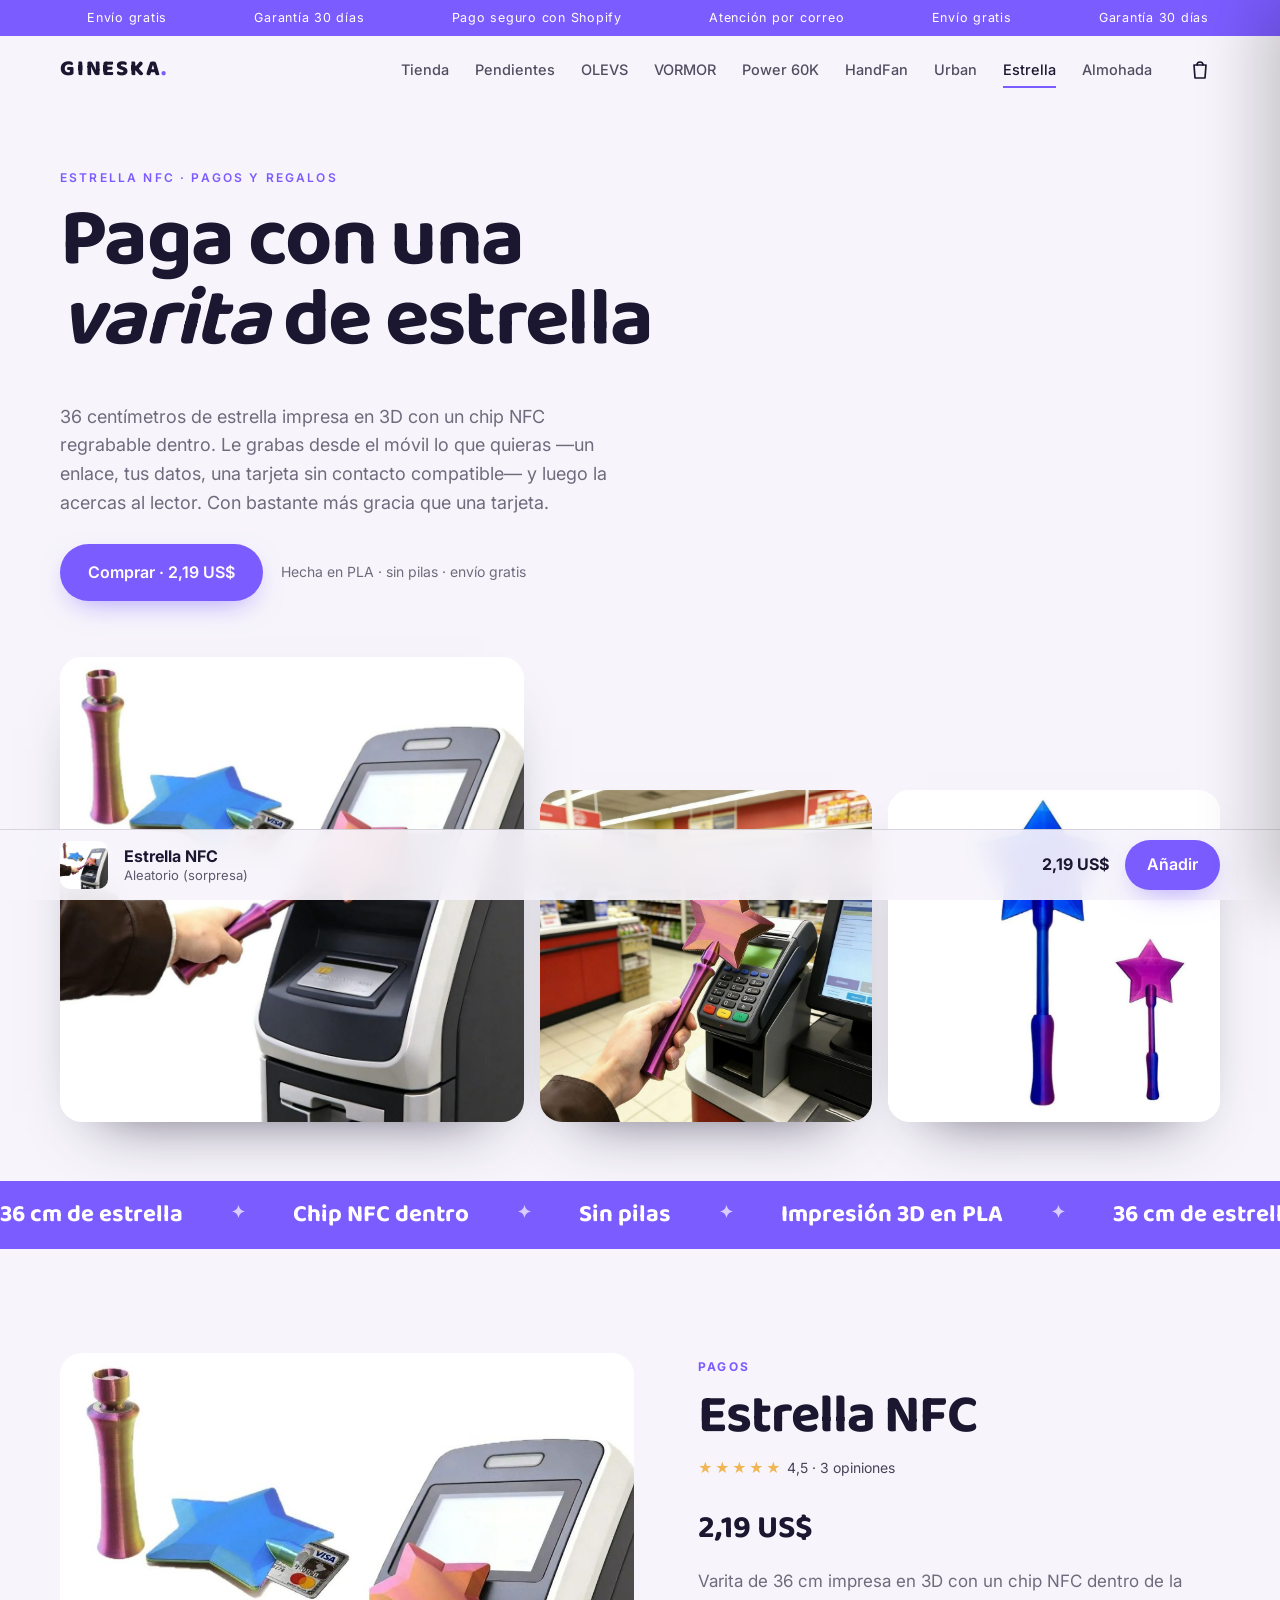
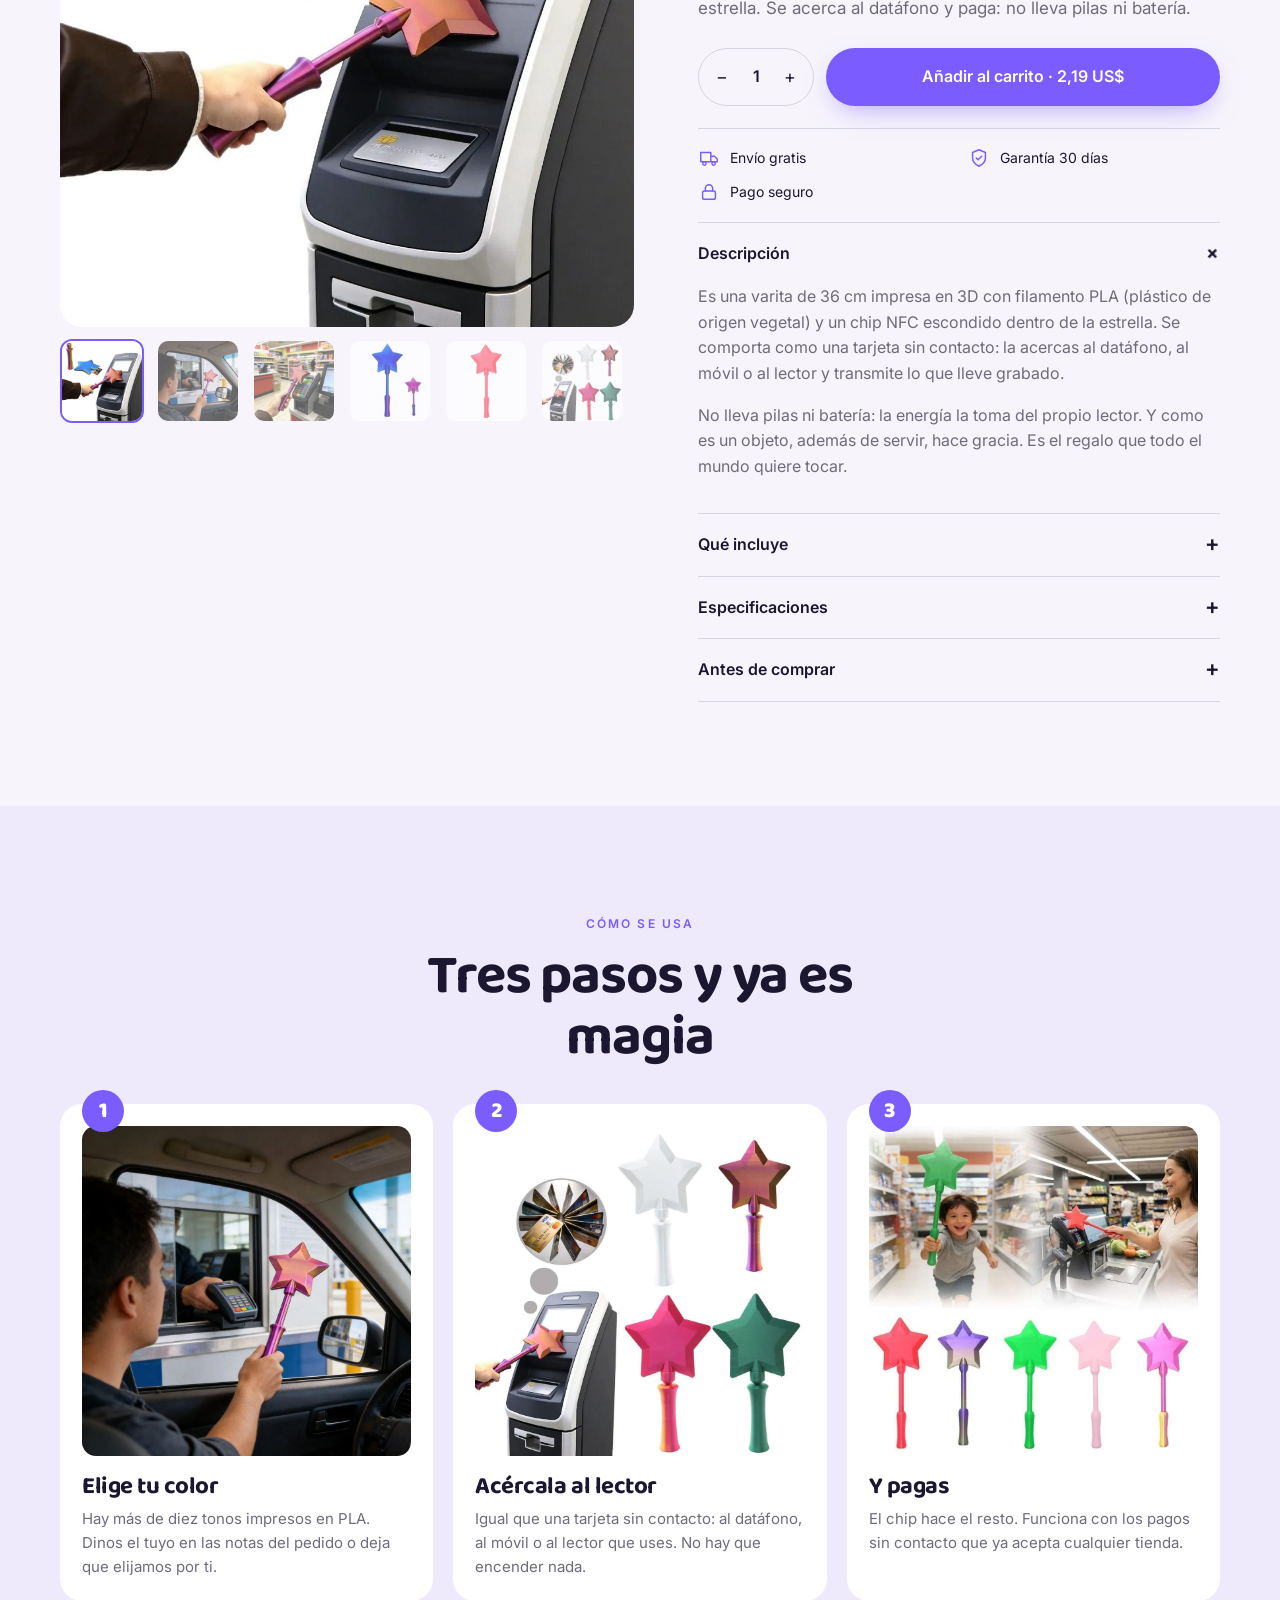
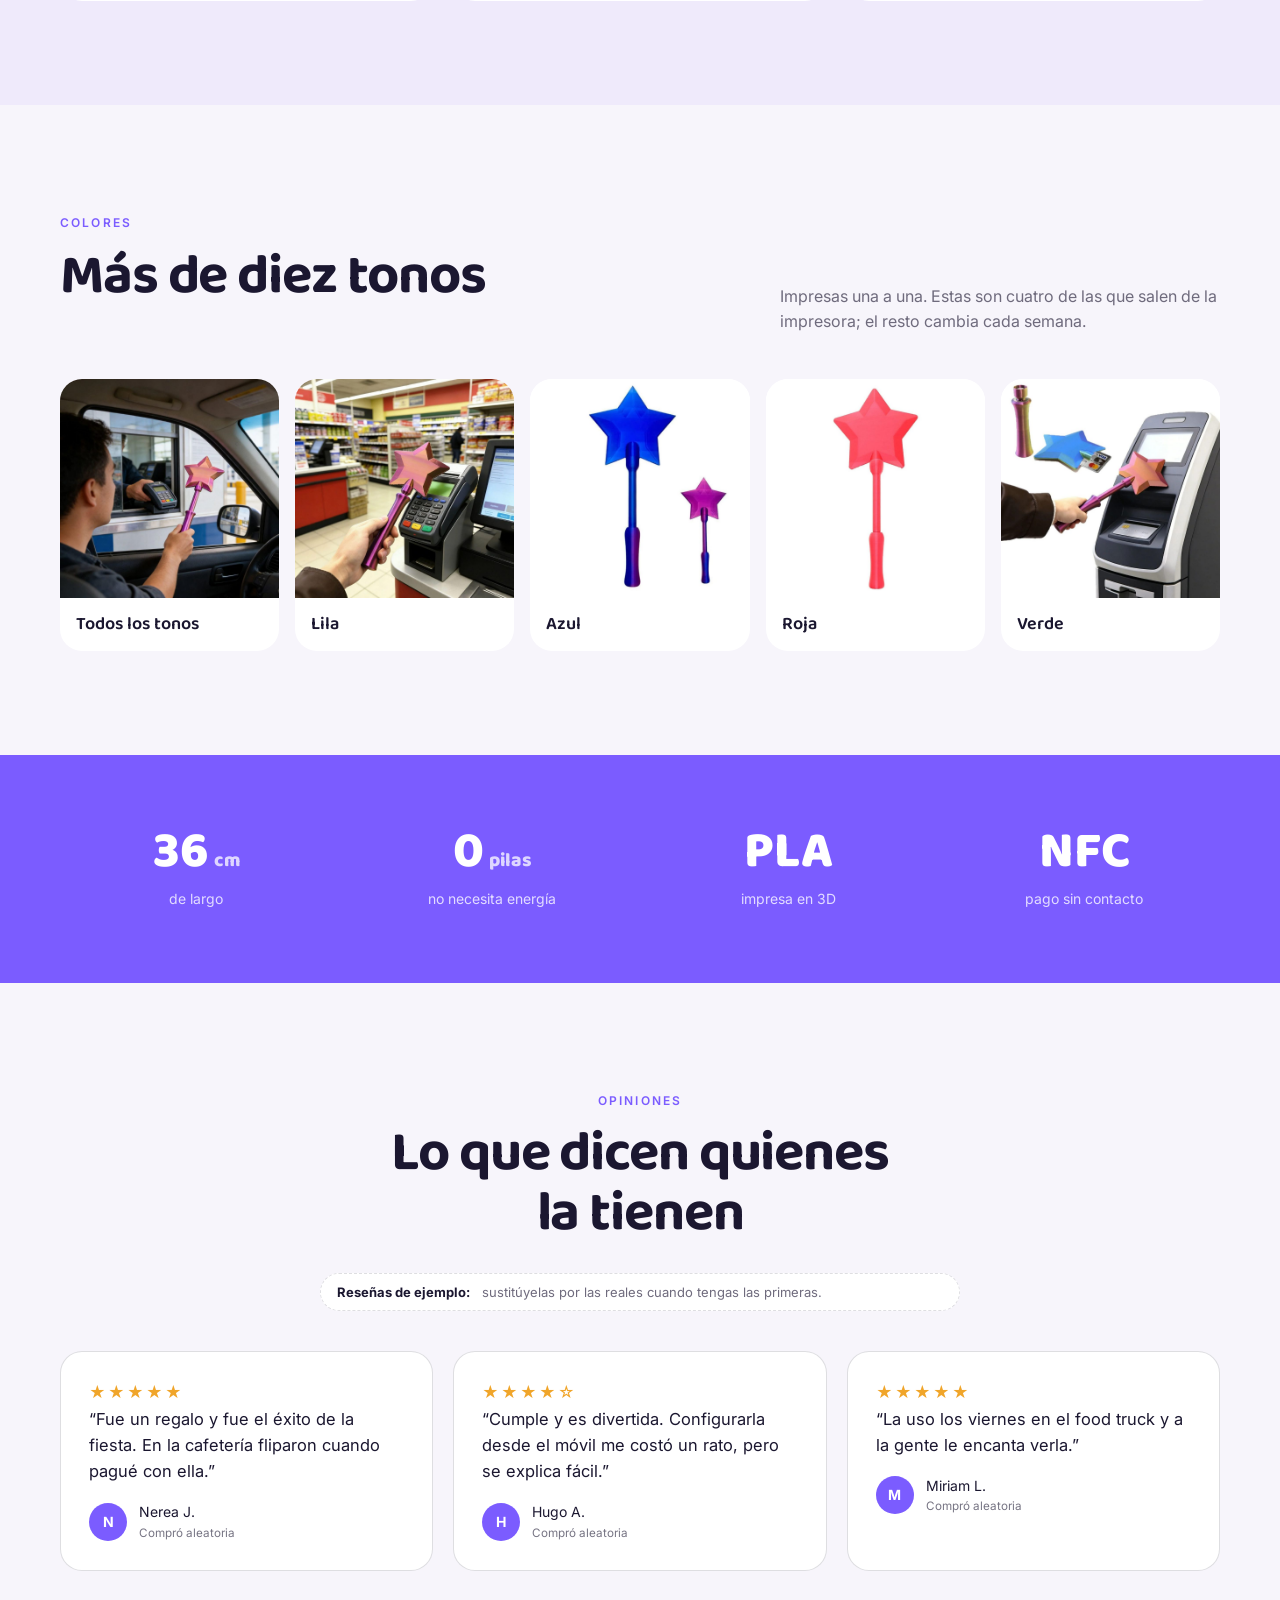
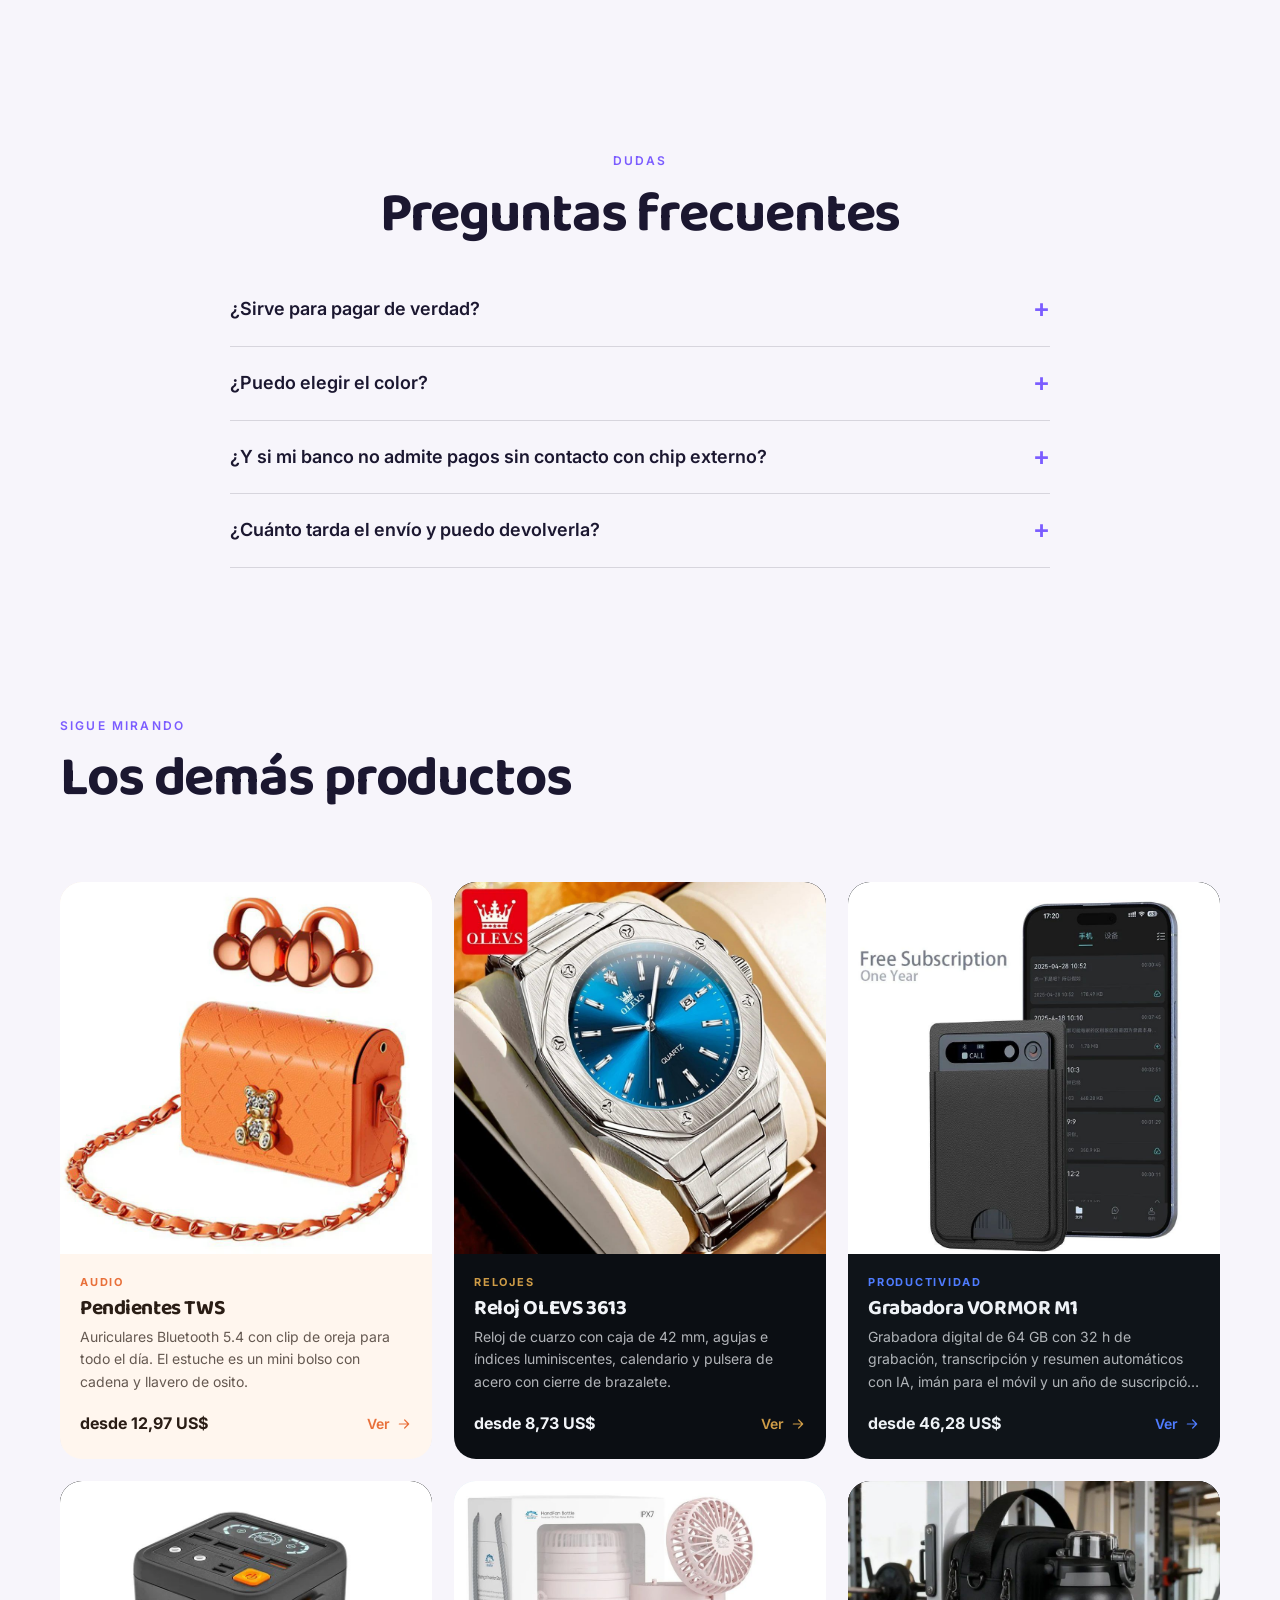
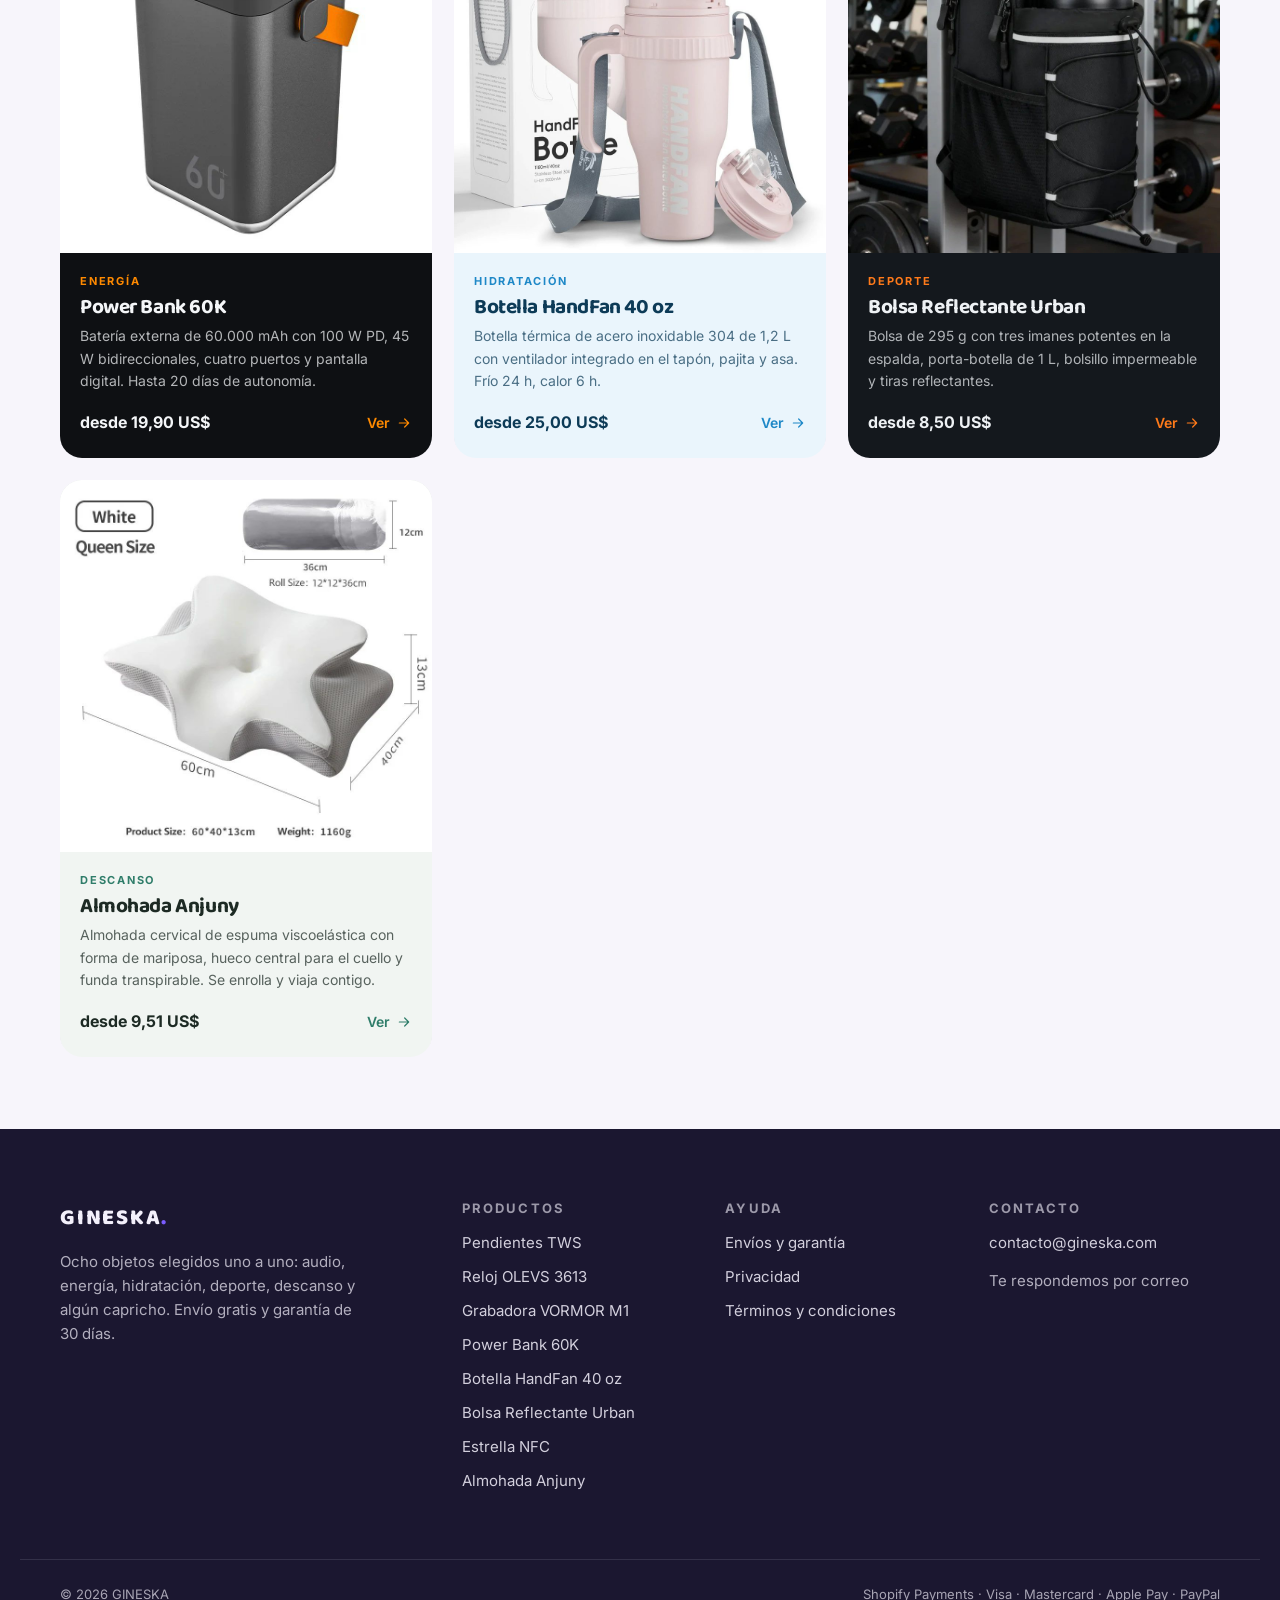
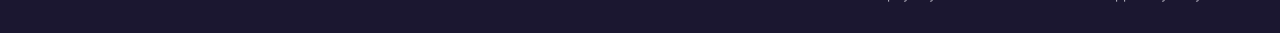
<file: web/producto-estrella.html>
<!DOCTYPE html>
<html lang="es">
<head>
  <meta charset="UTF-8">
  <meta name="viewport" content="width=device-width, initial-scale=1">
  <title>Estrella NFC · Varita de 36 cm con chip regrabable · GINESKA</title>
  <meta name="description" content="Varita de estrella impresa en 3D (PLA) de 36 cm con un chip NFC regrabable dentro: tarjeta sin contacto, llavero inteligente o regalo. Sin pilas ni batería.">
  <meta name="theme-color" content="#f7f5fb">
  <link rel="icon" href="data:image/svg+xml,<svg xmlns='http://www.w3.org/2000/svg' viewBox='0 0 64 64'><rect width='64' height='64' rx='14' fill='%23f7f5fb'/><path d='M32 9l6.4 13.2 14.6 2-10.5 10.3 2.5 14.5L32 42.1l-13 6.9 2.5-14.5L11 24.2l14.6-2Z' fill='%237b5cff'/></svg>">
  <link rel="preconnect" href="https://fonts.googleapis.com">
  <link rel="preconnect" href="https://fonts.gstatic.com" crossorigin>
  <link href="https://fonts.googleapis.com/css2?family=Baloo+2:wght@500;600;700;800&family=Inter:wght@400;500;600&display=swap" rel="stylesheet">
  <link rel="stylesheet" href="css/base.css">
  <link rel="stylesheet" href="css/tema-estrella.css">
</head>
<body data-pagina="estrella">
  <main>
    <!-- Héroe editorial -->
    <section class="bloque es-heroe">
      <div class="contenedor">
        <div class="es-heroe__txt">
          <span class="eyebrow rv">Estrella NFC · Pagos y regalos</span>
          <h1 class="rv">Paga con una<br><em>varita</em> de estrella</h1>
          <p class="rv">36 centímetros de estrella impresa en 3D con un chip NFC regrabable dentro. Le grabas desde el móvil lo que quieras —un enlace, tus datos, una tarjeta sin contacto compatible— y luego la acercas al lector. Con bastante más gracia que una tarjeta.</p>
          <div class="es-heroe__cta rv">
            <a href="#comprar" class="boton" data-ir-compra>Comprar · 2,19 US$</a>
            <span class="es-heroe__meta">Hecha en PLA · sin pilas · envío gratis</span>
          </div>
        </div>
        <div class="es-heroe__fotos rv">
          <figure class="es-f es-f--1"><img src="img/estrella-1.jpg" alt="Varita de estrella verde impresa en 3D"></figure>
          <figure class="es-f es-f--2"><img src="img/estrella-4.jpg" alt="Varita de estrella lila" loading="lazy"></figure>
          <figure class="es-f es-f--3"><img src="img/estrella-8.jpg" alt="Varita de estrella azul" loading="lazy"></figure>
        </div>
      </div>
    </section>

    <!-- Marquesina (costura) -->
    <section class="es-marquesina" aria-label="Ventajas">
      <div class="marquesina" style="--vel:28s">
        <div class="marquesina__pista">
          <span>36 cm de estrella</span><span>✦</span><span>Chip NFC dentro</span><span>✦</span><span>Sin pilas</span><span>✦</span><span>Impresión 3D en PLA</span><span>✦</span>
          <span>36 cm de estrella</span><span>✦</span><span>Chip NFC dentro</span><span>✦</span><span>Sin pilas</span><span>✦</span><span>Impresión 3D en PLA</span><span>✦</span>
        </div>
      </div>
    </section>

    <!-- Bloque de compra -->
    <section class="bloque" id="comprar">
      <div class="contenedor ficha" data-comprar="estrella">
        <div class="detalles">
          <details open><summary>Descripción</summary><div><p>Es una varita de 36 cm impresa en 3D con filamento PLA (plástico de origen vegetal) y un chip NFC escondido dentro de la estrella. Se comporta como una tarjeta sin contacto: la acercas al datáfono, al móvil o al lector y transmite lo que lleve grabado.</p><p>No lleva pilas ni batería: la energía la toma del propio lector. Y como es un objeto, además de servir, hace gracia. Es el regalo que todo el mundo quiere tocar.</p></div></details>
          <details><summary>Qué incluye</summary><div><ul><li>Varita de estrella de 36 cm con chip NFC</li><li>Embalaje de protección</li></ul></div></details>
          <details><summary>Especificaciones</summary><div><ul><li>Largo: 36 cm</li><li>Material: PLA impreso en 3D</li><li>Chip NFC pasivo (sin pilas ni batería)</li><li>Compatible con datáfonos y terminales sin contacto</li><li>Se configura con el móvil (apps de grabación NFC)</li><li>Color: a elegir o aleatorio</li></ul></div></details>
          <details><summary>Antes de comprar</summary><div><ul><li>El chip viene sin configurar: se graba desde el móvil con una app de etiquetas NFC. Si tu banco o tu app no permite pagar con un chip externo, funciona igual como llavero inteligente o como regalo.</li><li>Cada color es un producto distinto en el sistema: si lo quieres concreto, indícalo en las notas del pedido.</li><li>Si no dices nada, enviamos un color aleatorio entre los disponibles.</li></ul></div></details>
        </div>
      </div>
    </section>

    <!-- Tres pasos -->
    <section class="bloque es-pasos">
      <div class="contenedor">
        <div class="centro"><span class="eyebrow rv">Cómo se usa</span><h2 class="titulo-seccion rv">Tres pasos y ya es magia</h2></div>
        <div class="es-pasos__grid">
          <article class="es-paso rv">
            <span class="es-paso__num">1</span>
            <img src="img/estrella-2.jpg" alt="Varitas de estrella en varios colores" loading="lazy">
            <h3>Elige tu color</h3>
            <p>Hay más de diez tonos impresos en PLA. Dinos el tuyo en las notas del pedido o deja que elijamos por ti.</p>
          </article>
          <article class="es-paso rv">
            <span class="es-paso__num">2</span>
            <img src="img/estrella-3.jpg" alt="Acercando la varita al datáfono para pagar" loading="lazy">
            <h3>Acércala al lector</h3>
            <p>Igual que una tarjeta sin contacto: al datáfono, al móvil o al lector que uses. No hay que encender nada.</p>
          </article>
          <article class="es-paso rv">
            <span class="es-paso__num">3</span>
            <img src="img/estrella-5.jpg" alt="Pagando con la varita de estrella en una tienda" loading="lazy">
            <h3>Y pagas</h3>
            <p>El chip hace el resto. Funciona con los pagos sin contacto que ya acepta cualquier tienda.</p>
          </article>
        </div>
      </div>
    </section>

    <!-- Colores -->
    <section class="bloque es-colores">
      <div class="contenedor">
        <div class="cabecera-seccion">
          <div><span class="eyebrow rv">Colores</span><h2 class="titulo-seccion rv">Más de diez tonos</h2></div>
          <p class="rv">Impresas una a una. Estas son cuatro de las que salen de la impresora; el resto cambia cada semana.</p>
        </div>
        <div class="es-colores__grid">
          <figure class="rv"><img src="img/estrella-2.jpg" alt="Colección de varitas de varios colores" loading="lazy"><figcaption>Todos los tonos</figcaption></figure>
          <figure class="rv"><img src="img/estrella-4.jpg" alt="Varita lila" loading="lazy"><figcaption>Lila</figcaption></figure>
          <figure class="rv"><img src="img/estrella-8.jpg" alt="Varita azul" loading="lazy"><figcaption>Azul</figcaption></figure>
          <figure class="rv"><img src="img/estrella-7.jpg" alt="Varita roja" loading="lazy"><figcaption>Roja</figcaption></figure>
          <figure class="rv"><img src="img/estrella-1.jpg" alt="Varita verde" loading="lazy"><figcaption>Verde</figcaption></figure>
        </div>
      </div>
    </section>

    <!-- Datos -->
    <section class="bloque bloque--denso es-datos">
      <div class="contenedor es-datos__grid">
        <div class="rv"><strong><span data-count="36">36</span><small>cm</small></strong><span>de largo</span></div>
        <div class="rv"><strong>0<small>pilas</small></strong><span>no necesita energía</span></div>
        <div class="rv"><strong>PLA</strong><span>impresa en 3D</span></div>
        <div class="rv"><strong>NFC</strong><span>pago sin contacto</span></div>
      </div>
    </section>

    <!-- Reseñas (de ejemplo) -->
    <section class="bloque" id="resenas">
      <div class="contenedor">
        <div class="centro"><span class="eyebrow rv">Opiniones</span><h2 class="titulo-seccion rv">Lo que dicen quienes la tienen</h2></div>
        <p class="nota-demo rv" style="display:flex;margin:18px auto 0;max-width:640px;text-align:center"><strong>Reseñas de ejemplo:</strong>&nbsp;sustitúyelas por las reales cuando tengas las primeras.</p>
        <div class="resenas" style="margin-top:40px">
          <article class="resena rv"><div class="estrellas">★★★★★</div><p>“Fue un regalo y fue el éxito de la fiesta. En la cafetería fliparon cuando pagué con ella.”</p><footer><span class="avatar">N</span><div>Nerea J.<small>Compró aleatoria</small></div></footer></article>
          <article class="resena rv"><div class="estrellas">★★★★☆</div><p>“Cumple y es divertida. Configurarla desde el móvil me costó un rato, pero se explica fácil.”</p><footer><span class="avatar">H</span><div>Hugo A.<small>Compró aleatoria</small></div></footer></article>
          <article class="resena rv"><div class="estrellas">★★★★★</div><p>“La uso los viernes en el food truck y a la gente le encanta verla.”</p><footer><span class="avatar">M</span><div>Miriam L.<small>Compró aleatoria</small></div></footer></article>
        </div>
      </div>
    </section>

    <!-- Preguntas -->
    <section class="bloque bloque--denso">
      <div class="contenedor">
        <div class="centro"><span class="eyebrow rv">Dudas</span><h2 class="titulo-seccion rv">Preguntas frecuentes</h2></div>
        <div class="faq rv">
          <details><summary>¿Sirve para pagar de verdad?</summary><p>Depende de tu banco y de tu app: el chip es una etiqueta NFC estándar que se graba desde el móvil con una app que escriba etiquetas. Si tu banco no admite pagar con un chip externo, la estrella sigue sirviendo para abrir un enlace, compartir tus datos o quedar de maravilla en el llavero.</p></details>
          <details><summary>¿Puedo elegir el color?</summary><p>Sí. Escríbelo en las notas del pedido al finalizar la compra (lila, azul, roja, verde, rosa, blanca…). Si no dices nada, enviamos uno aleatorio.</p></details>
          <details><summary>¿Y si mi banco no admite pagos sin contacto con chip externo?</summary><p>Depende de la app y del banco. La estrella es una etiqueta NFC estándar: casi cualquier móvil puede leerla y escribirla, y funciona en la mayoría de datáfonos.</p></details>
          <details><summary>¿Cuánto tarda el envío y puedo devolverla?</summary><p>El envío es gratis y el plazo se calcula al finalizar la compra. Tienes 30 días de garantía: escríbenos a contacto@gineska.com.</p></details>
        </div>
      </div>
    </section>

    <!-- Otros productos -->
    <section class="bloque bloque--denso">
      <div class="contenedor">
        <div class="cabecera-seccion"><div><span class="eyebrow rv">Sigue mirando</span><h2 class="titulo-seccion rv">Los demás productos</h2></div></div>
        <div class="rejilla rejilla--3" data-relacionados="estrella"></div>
      </div>
    </section>
  </main>

  <script src="js/config.js"></script>
  <script src="js/productos.js"></script>
  <script src="js/app.js"></script>
</body>
</html>
</file>
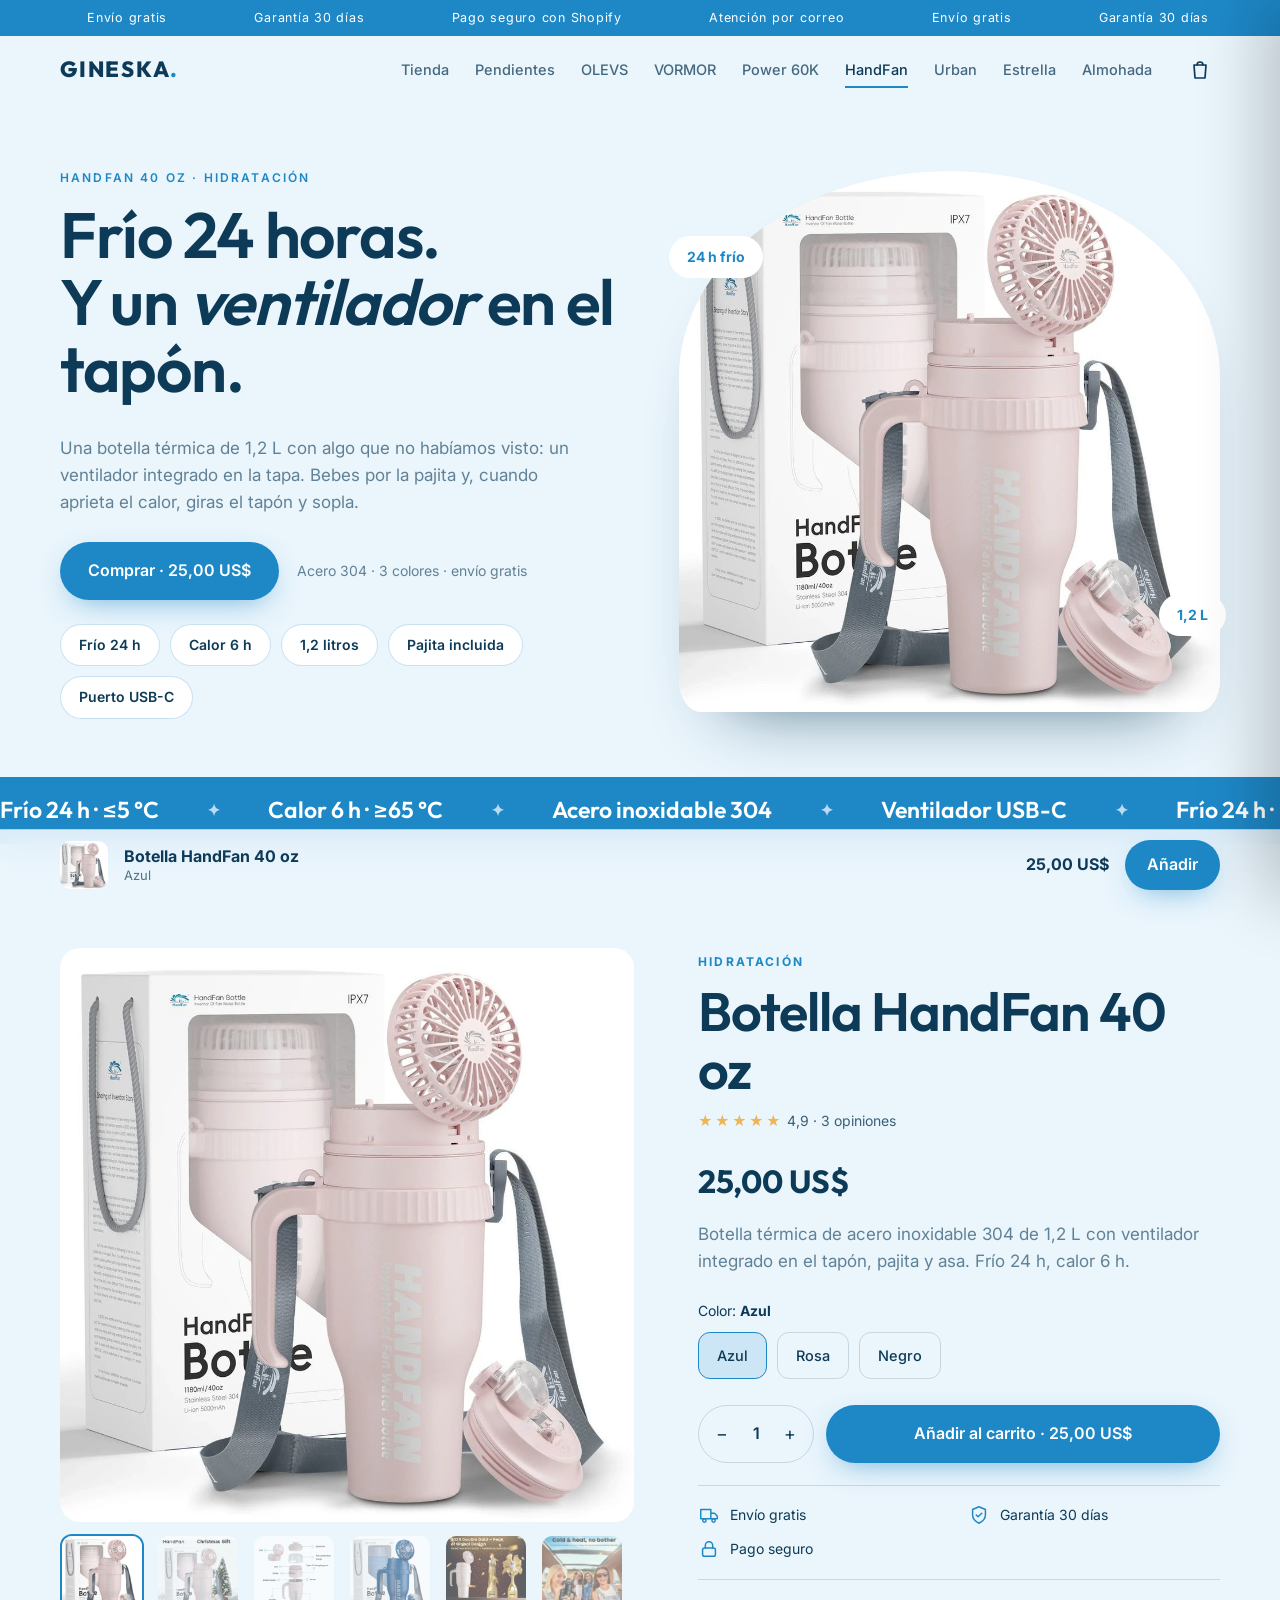
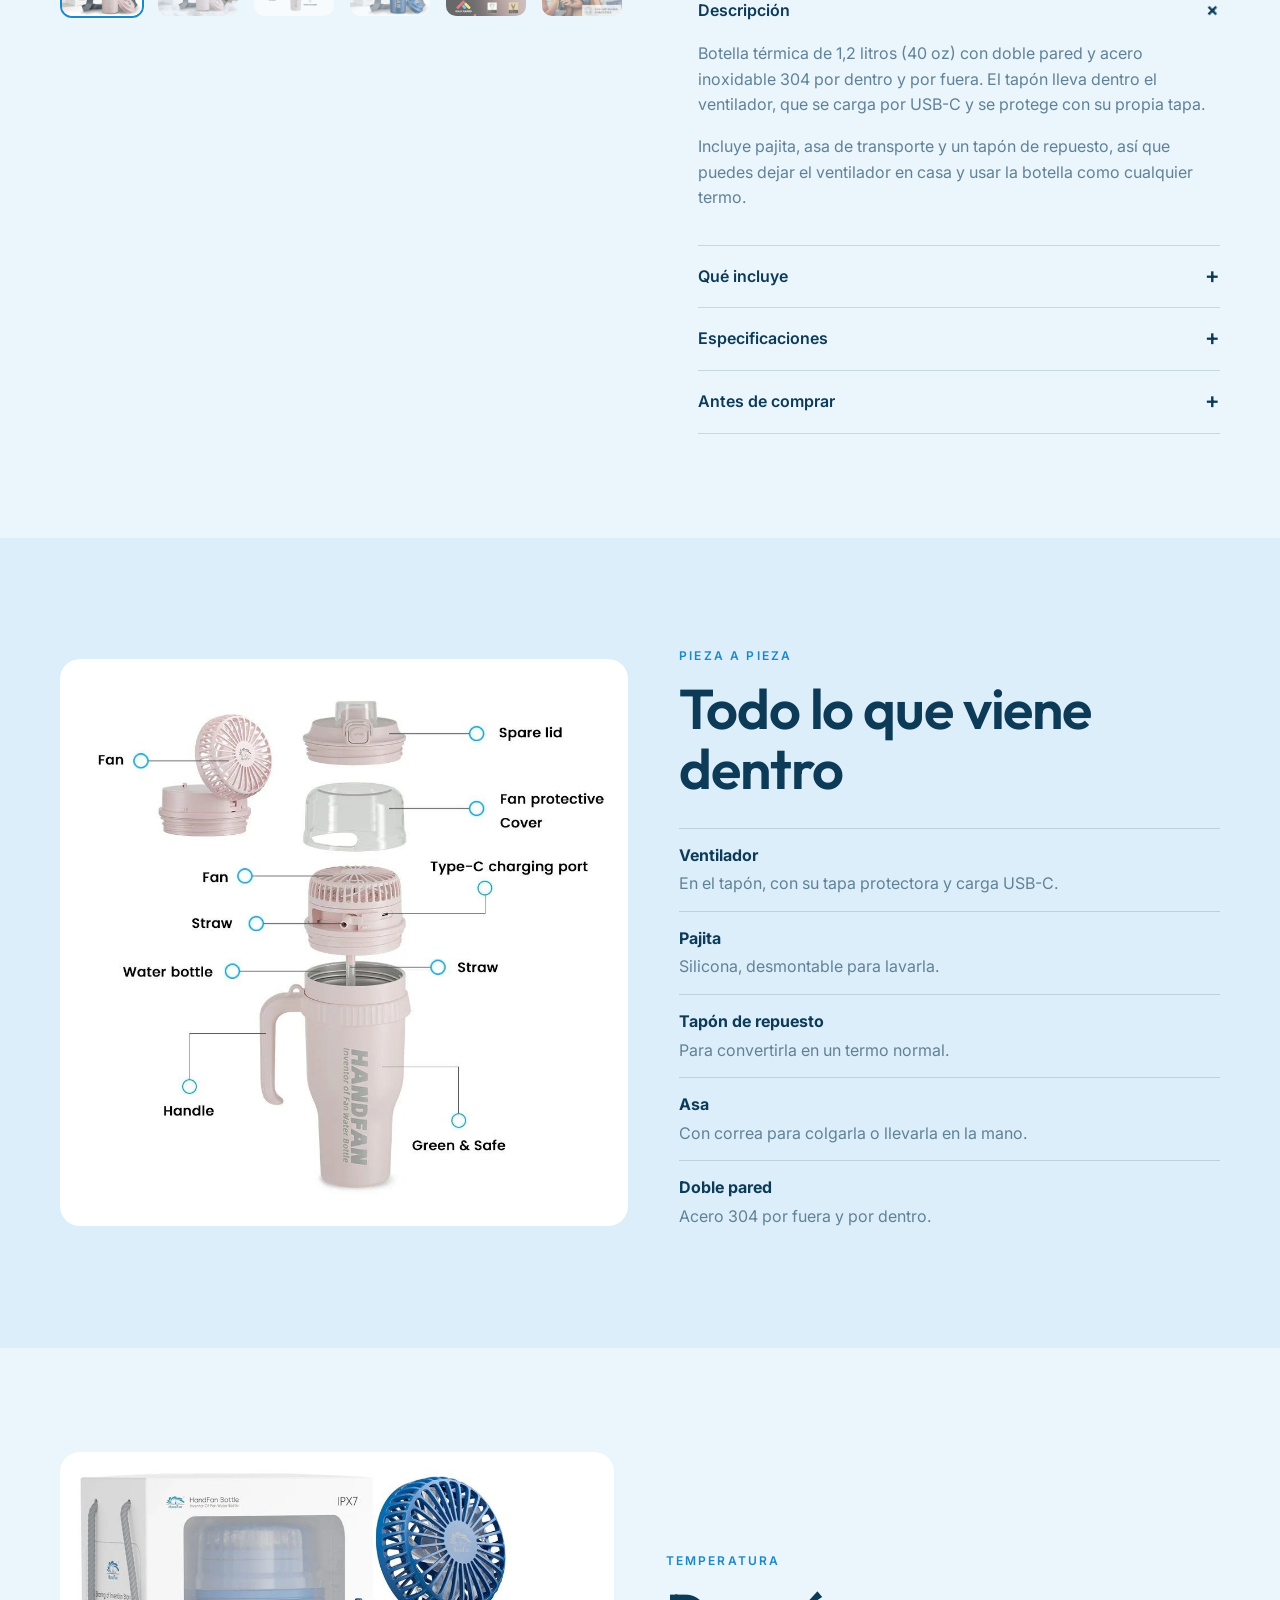
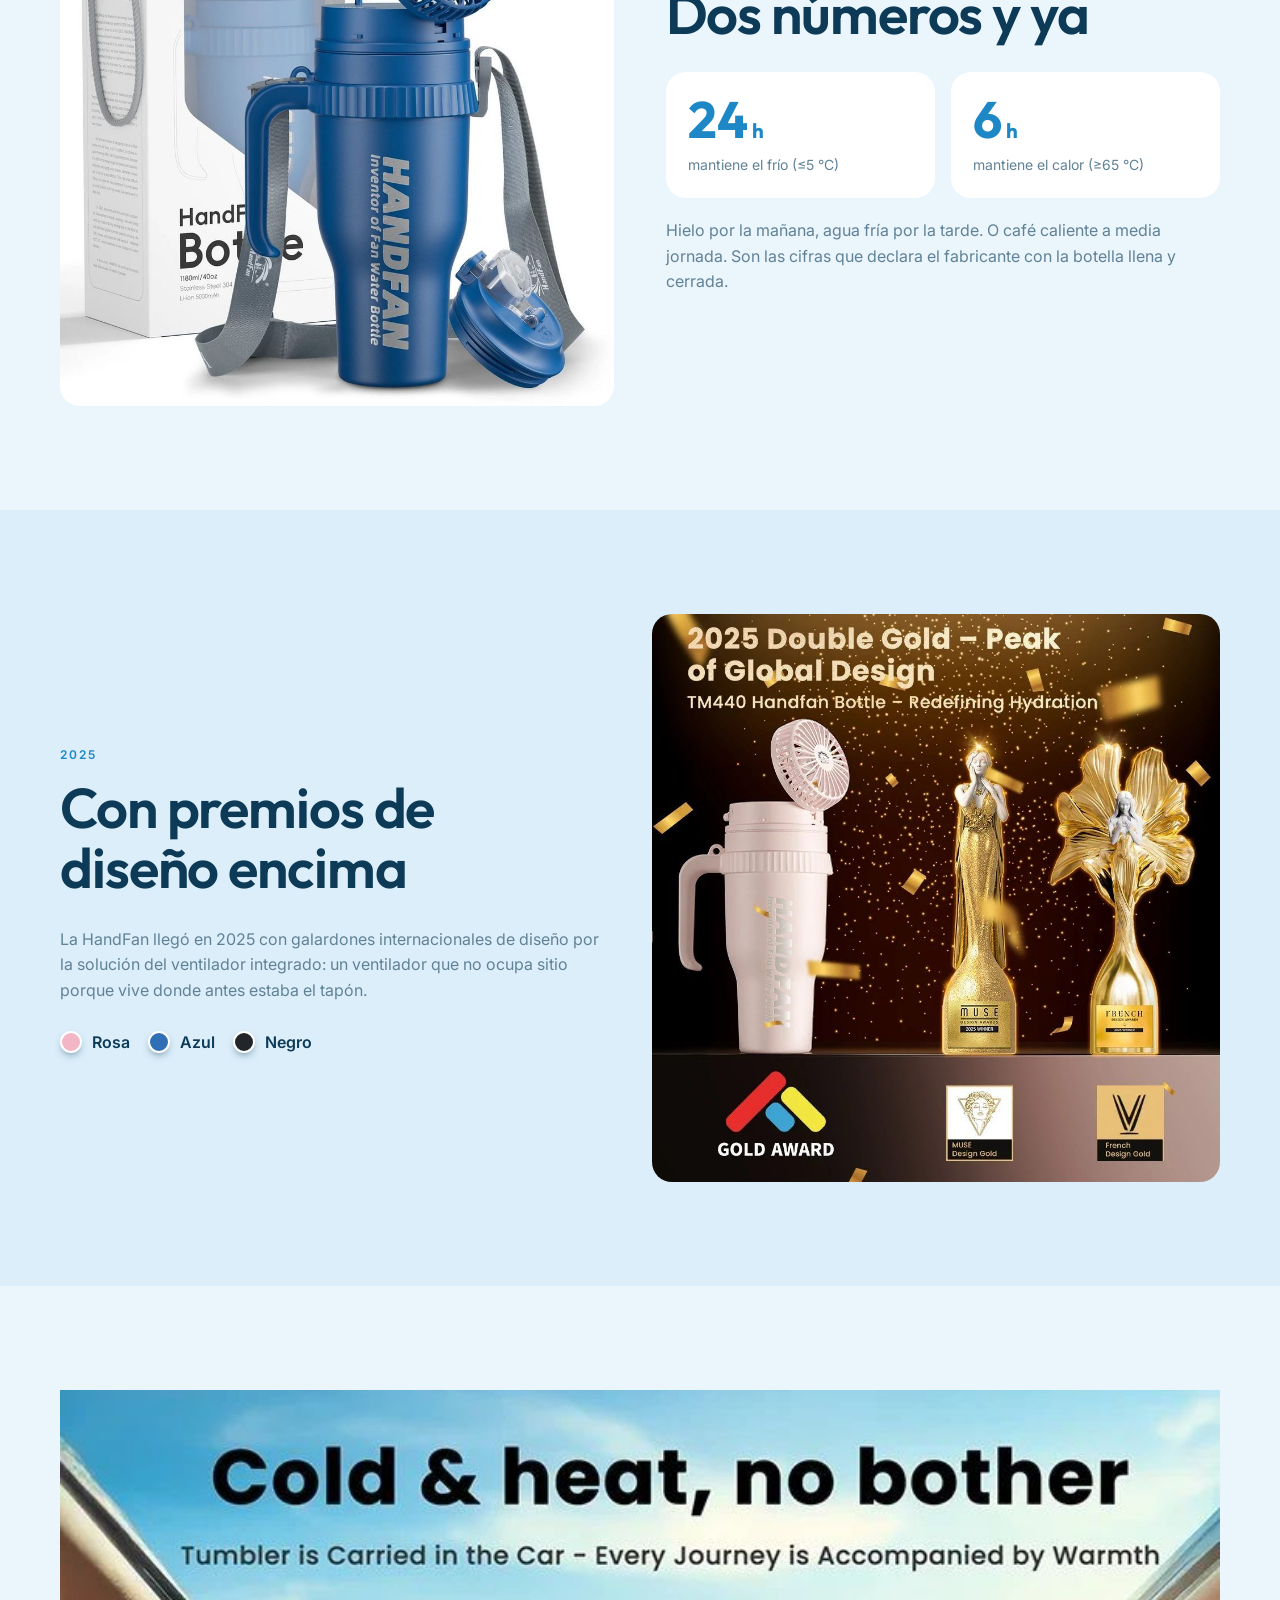
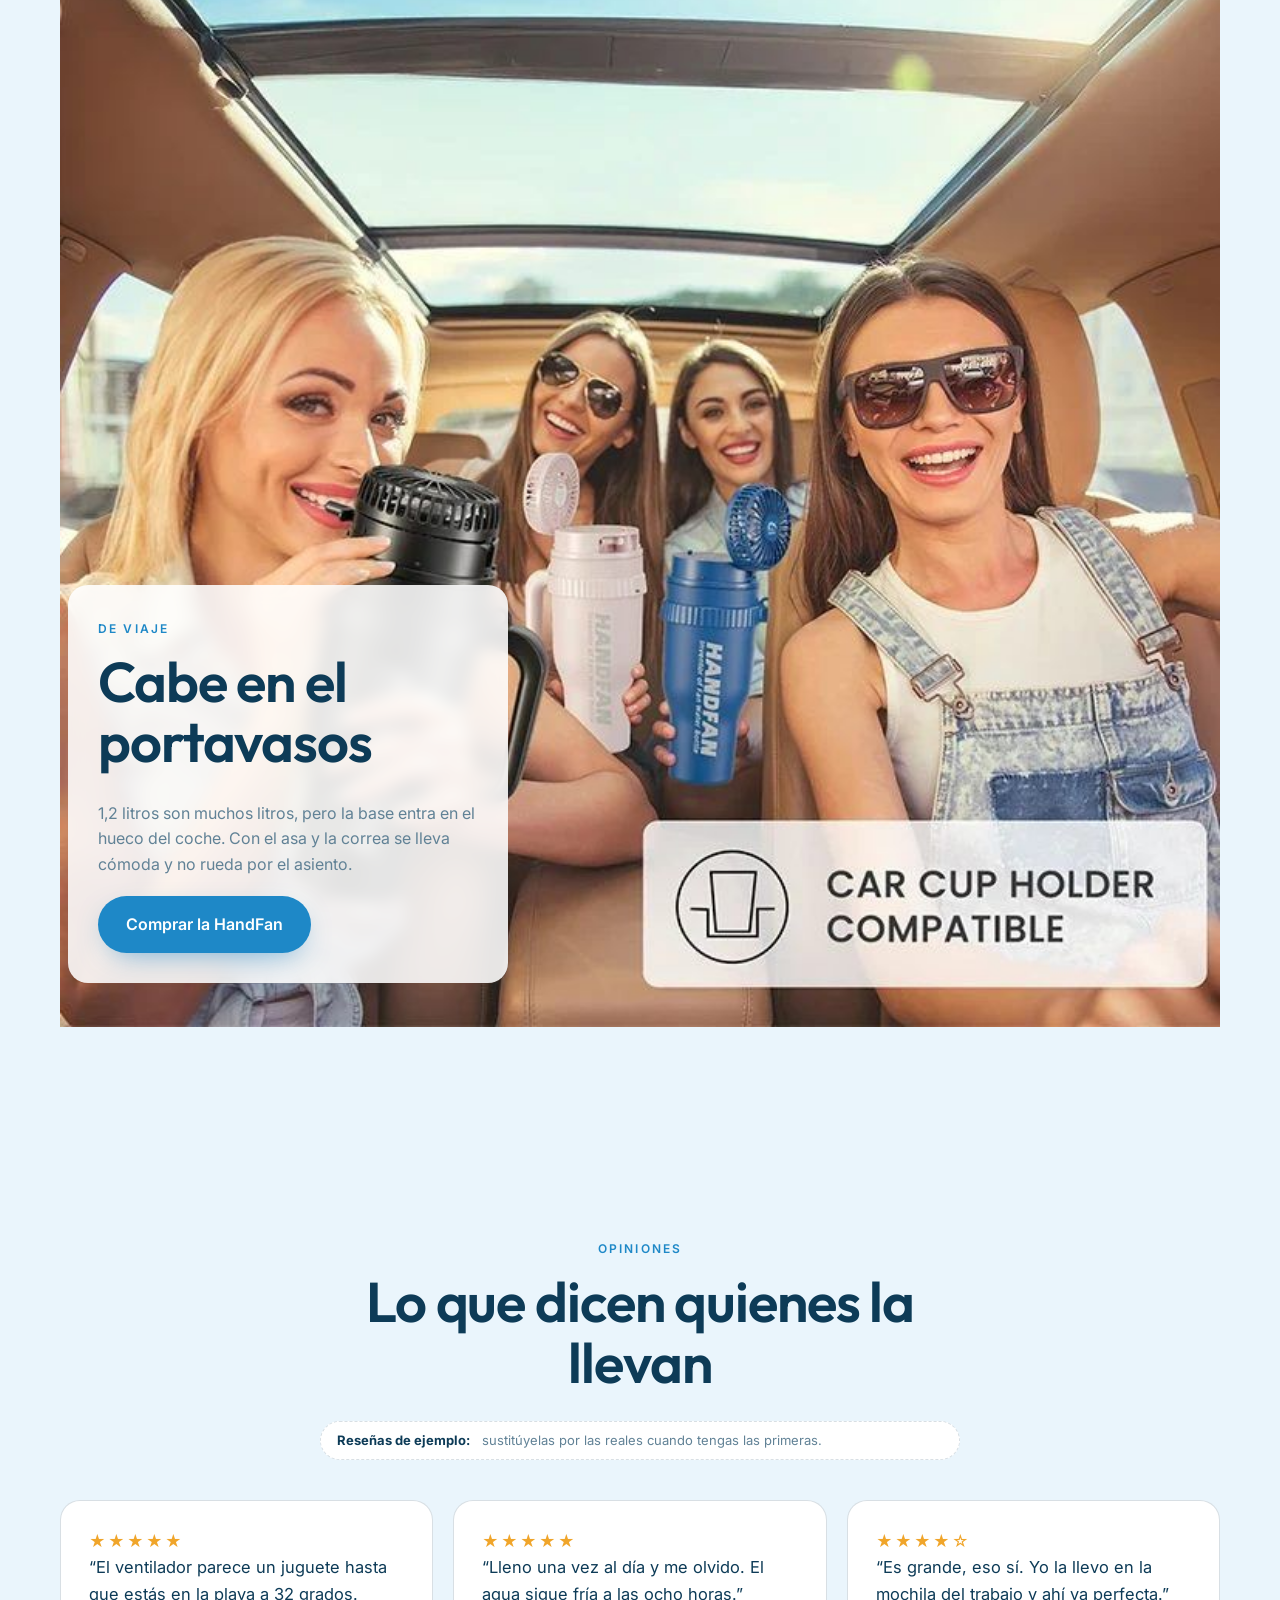
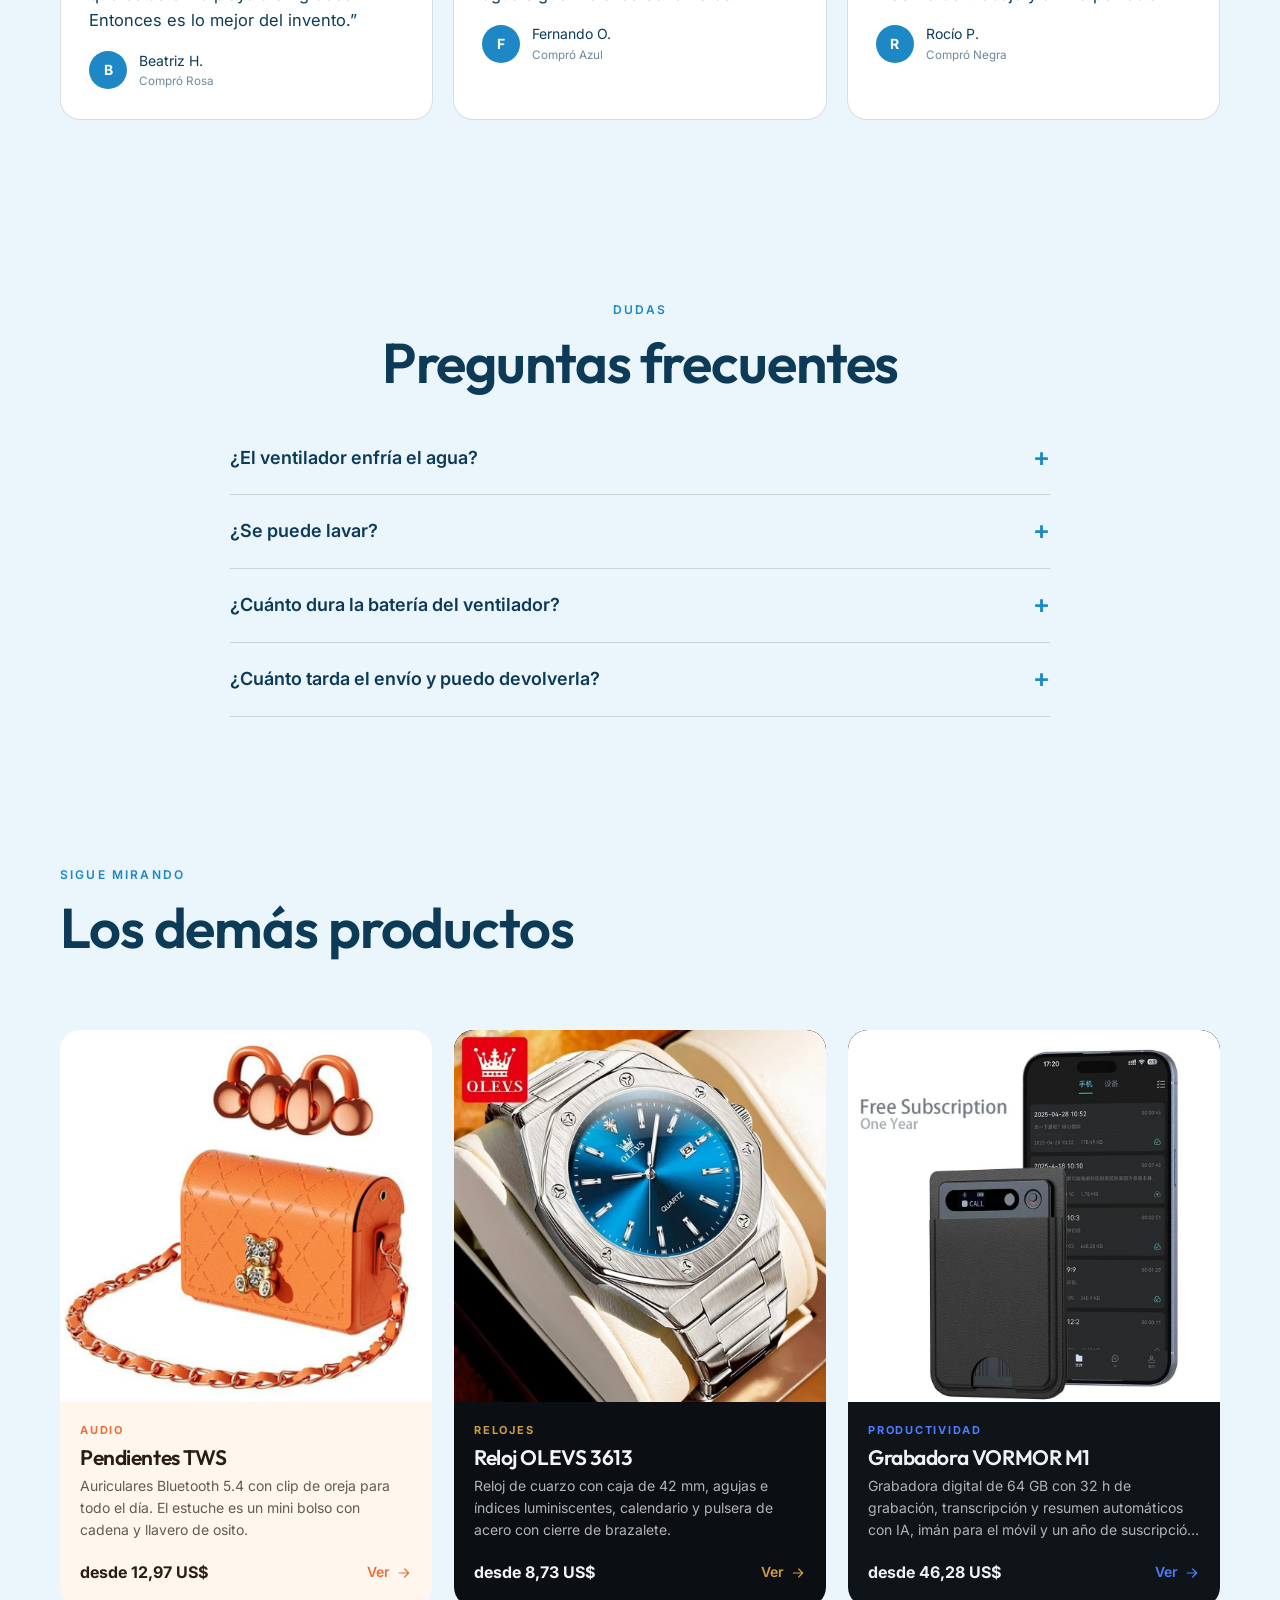
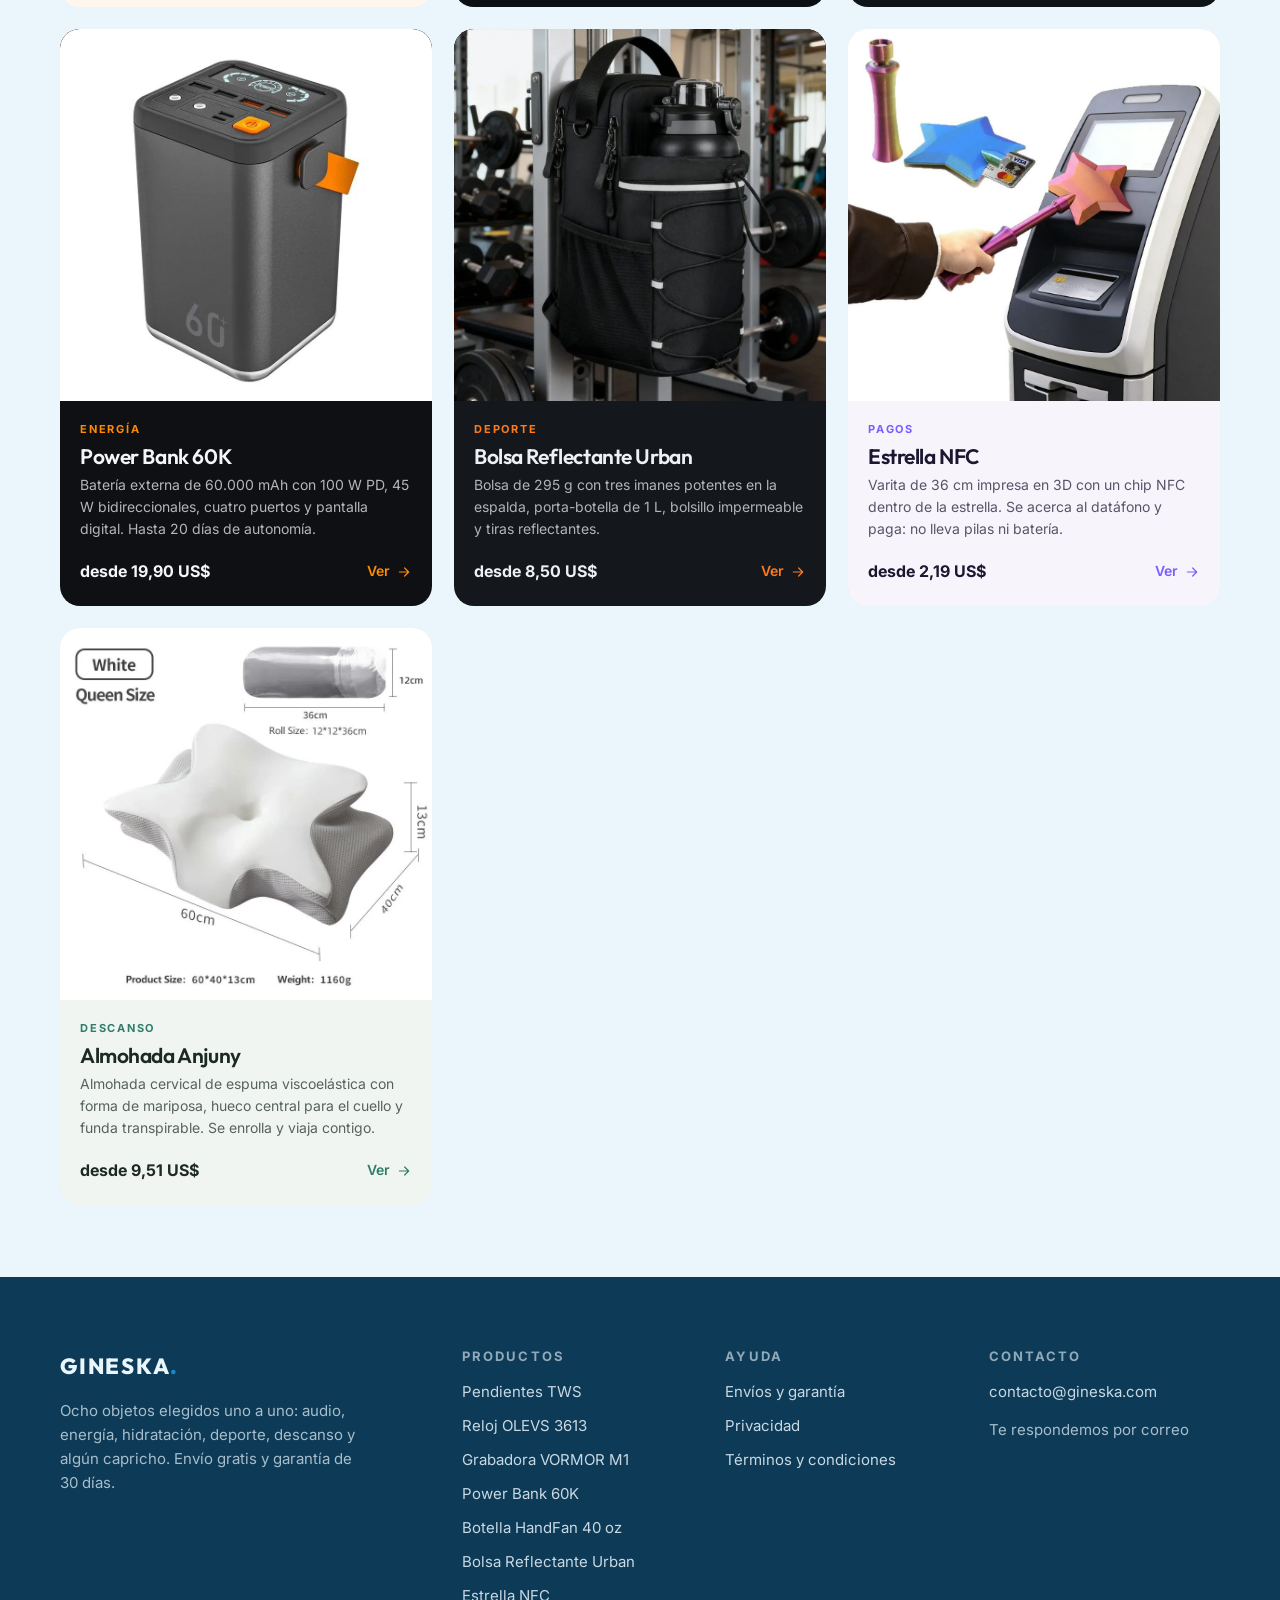
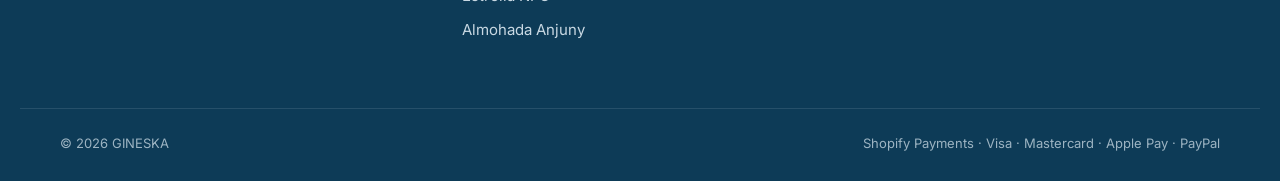
<file: web/producto-handfan.html>
<!DOCTYPE html>
<html lang="es">
<head>
  <meta charset="UTF-8">
  <meta name="viewport" content="width=device-width, initial-scale=1">
  <title>Botella HandFan 40 oz · Térmica con ventilador · GINESKA</title>
  <meta name="description" content="Botella térmica de acero inoxidable 304 de 1,2 L con ventilador integrado en el tapón, pajita, tapón de repuesto y asa. Frío 24 h, calor 6 h.">
  <meta name="theme-color" content="#eaf5fc">
  <link rel="icon" href="data:image/svg+xml,<svg xmlns='http://www.w3.org/2000/svg' viewBox='0 0 64 64'><rect width='64' height='64' rx='14' fill='%23eaf5fc'/><path d='M24 14h16v34a6 6 0 0 1-6 6h-4a6 6 0 0 1-6-6V14Z' fill='none' stroke='%231e88c7' stroke-width='5'/></svg>">
  <link rel="preconnect" href="https://fonts.googleapis.com">
  <link rel="preconnect" href="https://fonts.gstatic.com" crossorigin>
  <link href="https://fonts.googleapis.com/css2?family=Outfit:wght@400;500;600;700&family=Inter:wght@400;500;600&display=swap" rel="stylesheet">
  <link rel="stylesheet" href="css/base.css">
  <link rel="stylesheet" href="css/tema-handfan.css">
</head>
<body data-pagina="handfan">
  <main>
    <!-- Héroe en arco -->
    <section class="bloque hf-heroe">
      <div class="contenedor hf-heroe__grid">
        <div class="hf-heroe__txt">
          <span class="eyebrow rv">HandFan 40 oz · Hidratación</span>
          <h1 class="rv">Frío 24 horas.<br>Y un <em>ventilador</em> en el tapón.</h1>
          <p class="rv">Una botella térmica de 1,2 L con algo que no habíamos visto: un ventilador integrado en la tapa. Bebes por la pajita y, cuando aprieta el calor, giras el tapón y sopla.</p>
          <div class="hf-heroe__cta rv">
            <a href="#comprar" class="boton" data-ir-compra>Comprar · 25,00 US$</a>
            <span class="hf-heroe__meta">Acero 304 · 3 colores · envío gratis</span>
          </div>
          <ul class="hf-chips rv">
            <li>Frío 24 h</li><li>Calor 6 h</li><li>1,2 litros</li><li>Pajita incluida</li><li>Puerto USB-C</li>
          </ul>
        </div>
        <div class="hf-heroe__prod rv">
          <div class="hf-arco">
            <img src="img/handfan-1.jpg" alt="Botella HandFan azul de 1,2 litros con el ventilador en el tapón">
          </div>
          <span class="hf-burbuja hf-burbuja--1">24 h frío</span>
          <span class="hf-burbuja hf-burbuja--2">1,2 L</span>
        </div>
      </div>
    </section>

    <!-- Marquesina (costura) -->
    <section class="hf-marquesina" aria-label="Ventajas">
      <div class="marquesina" style="--vel:32s">
        <div class="marquesina__pista">
          <span>Frío 24 h · ≤5 °C</span><span>✦</span><span>Calor 6 h · ≥65 °C</span><span>✦</span><span>Acero inoxidable 304</span><span>✦</span><span>Ventilador USB-C</span><span>✦</span>
          <span>Frío 24 h · ≤5 °C</span><span>✦</span><span>Calor 6 h · ≥65 °C</span><span>✦</span><span>Acero inoxidable 304</span><span>✦</span><span>Ventilador USB-C</span><span>✦</span>
        </div>
      </div>
    </section>

    <!-- Bloque de compra -->
    <section class="bloque" id="comprar">
      <div class="contenedor ficha" data-comprar="handfan">
        <div class="detalles">
          <details open><summary>Descripción</summary><div><p>Botella térmica de 1,2 litros (40 oz) con doble pared y acero inoxidable 304 por dentro y por fuera. El tapón lleva dentro el ventilador, que se carga por USB-C y se protege con su propia tapa.</p><p>Incluye pajita, asa de transporte y un tapón de repuesto, así que puedes dejar el ventilador en casa y usar la botella como cualquier termo.</p></div></details>
          <details><summary>Qué incluye</summary><div><ul><li>Botella HandFan de 40 oz (1,2 L)</li><li>Tapón con ventilador integrado</li><li>Tapón de repuesto sin ventilador</li><li>Pajita</li><li>Protección del ventilador</li><li>Cable de carga USB-C</li></ul></div></details>
          <details><summary>Especificaciones</summary><div><ul><li>Capacidad: 40 oz · 1,2 litros</li><li>Acero inoxidable 304 con doble pared</li><li>Frío: mantiene ≤5 °C durante 24 h</li><li>Calor: mantiene ≥65 °C durante 6 h</li><li>Ventilador integrado con carga USB-C</li><li>Compatible con el hueco portavasos del coche</li></ul></div></details>
          <details><summary>Antes de comprar</summary><div><ul><li>Con 1,2 L llena pesa bastante: es para llevar en la mochila o en el coche.</li><li>El ventilador no refrigera la bebida: es para la cara. El frío lo hace el termo.</li><li>Los tiempos de frío y calor son los que declara el fabricante.</li></ul></div></details>
        </div>
      </div>
    </section>

    <!-- Despiece -->
    <section class="bloque hf-despiece">
      <div class="contenedor hf-despiece__grid">
        <div class="hf-despiece__img rv"><img src="img/handfan-3.jpg" alt="Despiece de la botella HandFan con cada pieza etiquetada" loading="lazy"></div>
        <div class="rv">
          <span class="eyebrow">Pieza a pieza</span>
          <h2 class="titulo-seccion">Todo lo que viene dentro</h2>
          <ul class="hf-piezas">
            <li><strong>Ventilador</strong> En el tapón, con su tapa protectora y carga USB-C.</li>
            <li><strong>Pajita</strong> Silicona, desmontable para lavarla.</li>
            <li><strong>Tapón de repuesto</strong> Para convertirla en un termo normal.</li>
            <li><strong>Asa</strong> Con correa para colgarla o llevarla en la mano.</li>
            <li><strong>Doble pared</strong> Acero 304 por fuera y por dentro.</li>
          </ul>
        </div>
      </div>
    </section>

    <!-- Temperatura -->
    <section class="bloque hf-temperatura">
      <div class="contenedor hf-temperatura__grid">
        <div class="hf-temperatura__img rv"><img src="img/handfan-4.jpg" alt="Infografía de la botella: 24 horas de frío y 6 horas de calor" loading="lazy"></div>
        <div class="rv">
          <span class="eyebrow">Temperatura</span>
          <h2 class="titulo-seccion">Dos números y ya</h2>
          <div class="hf-datos">
            <div><strong><span data-count="24">24</span><small>h</small></strong><span>mantiene el frío (≤5 °C)</span></div>
            <div><strong><span data-count="6">6</span><small>h</small></strong><span>mantiene el calor (≥65 °C)</span></div>
          </div>
          <p class="hf-muted">Hielo por la mañana, agua fría por la tarde. O café caliente a media jornada. Son las cifras que declara el fabricante con la botella llena y cerrada.</p>
        </div>
      </div>
    </section>

    <!-- Premios y colores -->
    <section class="bloque hf-premios">
      <div class="contenedor hf-premios__grid">
        <div class="rv">
          <span class="eyebrow">2025</span>
          <h2 class="titulo-seccion">Con premios de diseño encima</h2>
          <p class="hf-muted">La HandFan llegó en 2025 con galardones internacionales de diseño por la solución del ventilador integrado: un ventilador que no ocupa sitio porque vive donde antes estaba el tapón.</p>
          <div class="hf-colores">
            <span class="hf-color"><i style="background:#f2b6c6"></i>Rosa</span>
            <span class="hf-color"><i style="background:#2f6fb5"></i>Azul</span>
            <span class="hf-color"><i style="background:#22262b"></i>Negro</span>
          </div>
        </div>
        <div class="hf-premios__img rv"><img src="img/handfan-6.jpg" alt="Botella HandFan con sus premios de diseño de 2025" loading="lazy"></div>
      </div>
    </section>

    <!-- En el coche -->
    <section class="bloque hf-coche">
      <div class="contenedor hf-coche__caja rv">
        <img src="img/handfan-5.jpg" alt="Botellas HandFan en el coche, en el hueco portavasos" loading="lazy">
        <div class="hf-coche__txt">
          <span class="eyebrow">De viaje</span>
          <h2 class="titulo-seccion">Cabe en el portavasos</h2>
          <p>1,2 litros son muchos litros, pero la base entra en el hueco del coche. Con el asa y la correa se lleva cómoda y no rueda por el asiento.</p>
          <a href="#comprar" class="boton" data-ir-compra>Comprar la HandFan</a>
        </div>
      </div>
    </section>

    <!-- Reseñas (de ejemplo) -->
    <section class="bloque" id="resenas">
      <div class="contenedor">
        <div class="centro"><span class="eyebrow rv">Opiniones</span><h2 class="titulo-seccion rv">Lo que dicen quienes la llevan</h2></div>
        <p class="nota-demo rv" style="display:flex;margin:18px auto 0;max-width:640px;text-align:center"><strong>Reseñas de ejemplo:</strong>&nbsp;sustitúyelas por las reales cuando tengas las primeras.</p>
        <div class="resenas" style="margin-top:40px">
          <article class="resena rv"><div class="estrellas">★★★★★</div><p>“El ventilador parece un juguete hasta que estás en la playa a 32 grados. Entonces es lo mejor del invento.”</p><footer><span class="avatar">B</span><div>Beatriz H.<small>Compró Rosa</small></div></footer></article>
          <article class="resena rv"><div class="estrellas">★★★★★</div><p>“Lleno una vez al día y me olvido. El agua sigue fría a las ocho horas.”</p><footer><span class="avatar">F</span><div>Fernando O.<small>Compró Azul</small></div></footer></article>
          <article class="resena rv"><div class="estrellas">★★★★☆</div><p>“Es grande, eso sí. Yo la llevo en la mochila del trabajo y ahí va perfecta.”</p><footer><span class="avatar">R</span><div>Rocío P.<small>Compró Negra</small></div></footer></article>
        </div>
      </div>
    </section>

    <!-- Preguntas -->
    <section class="bloque bloque--denso">
      <div class="contenedor">
        <div class="centro"><span class="eyebrow rv">Dudas</span><h2 class="titulo-seccion rv">Preguntas frecuentes</h2></div>
        <div class="faq rv">
          <details><summary>¿El ventilador enfría el agua?</summary><p>No. El ventilador es para la cara y el aire de alrededor; la bebida se mantiene fría por el doble pared de acero.</p></details>
          <details><summary>¿Se puede lavar?</summary><p>Sí, la botella y la pajita se lavan a mano. El tapón con ventilador no debe sumergirse: se limpia con un paño húmedo.</p></details>
          <details><summary>¿Cuánto dura la batería del ventilador?</summary><p>Depende de la velocidad. Va cargando por USB-C y aguanta varias horas de uso seguido; para un día de playa hay de sobra.</p></details>
          <details><summary>¿Cuánto tarda el envío y puedo devolverla?</summary><p>El envío es gratis y el plazo se calcula al finalizar la compra. Tienes 30 días de garantía: escríbenos a contacto@gineska.com.</p></details>
        </div>
      </div>
    </section>

    <!-- Otros productos -->
    <section class="bloque bloque--denso">
      <div class="contenedor">
        <div class="cabecera-seccion"><div><span class="eyebrow rv">Sigue mirando</span><h2 class="titulo-seccion rv">Los demás productos</h2></div></div>
        <div class="rejilla rejilla--3" data-relacionados="handfan"></div>
      </div>
    </section>
  </main>

  <script src="js/config.js"></script>
  <script src="js/productos.js"></script>
  <script src="js/app.js"></script>
</body>
</html>
</file>
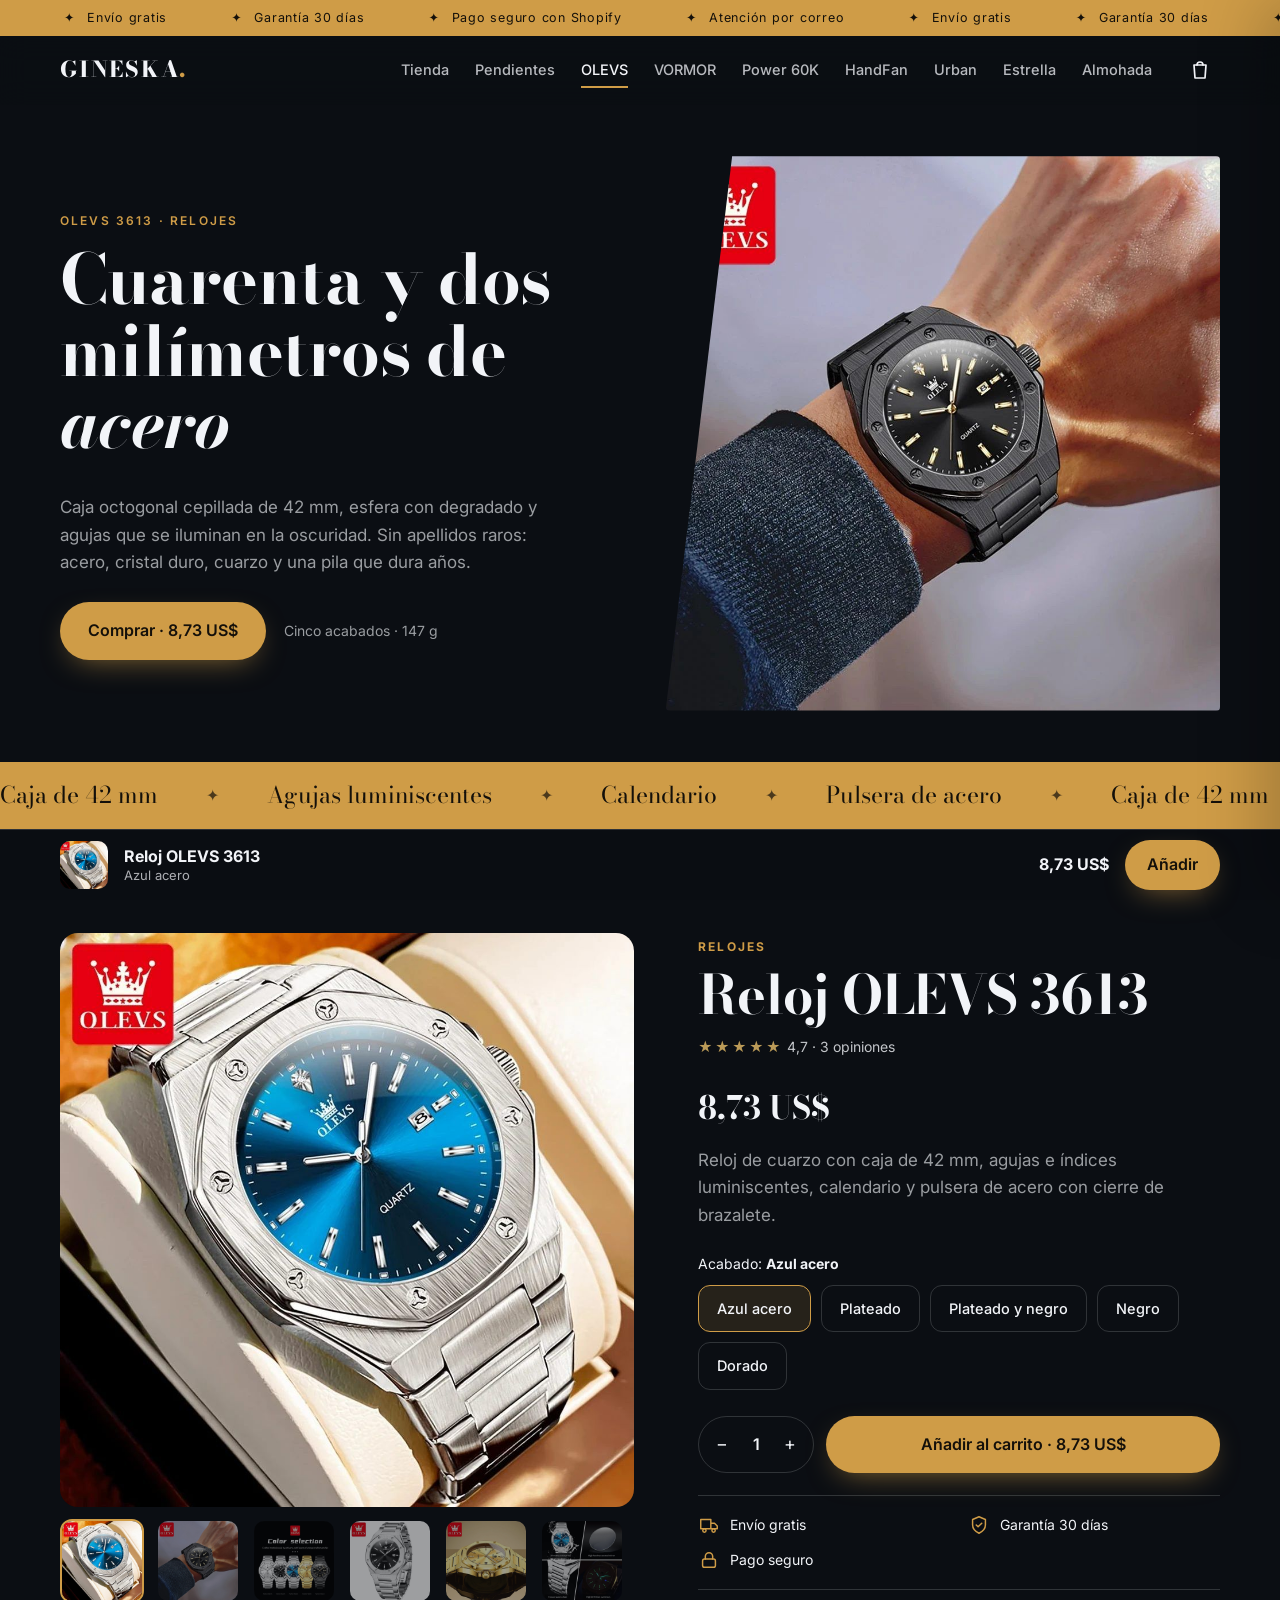
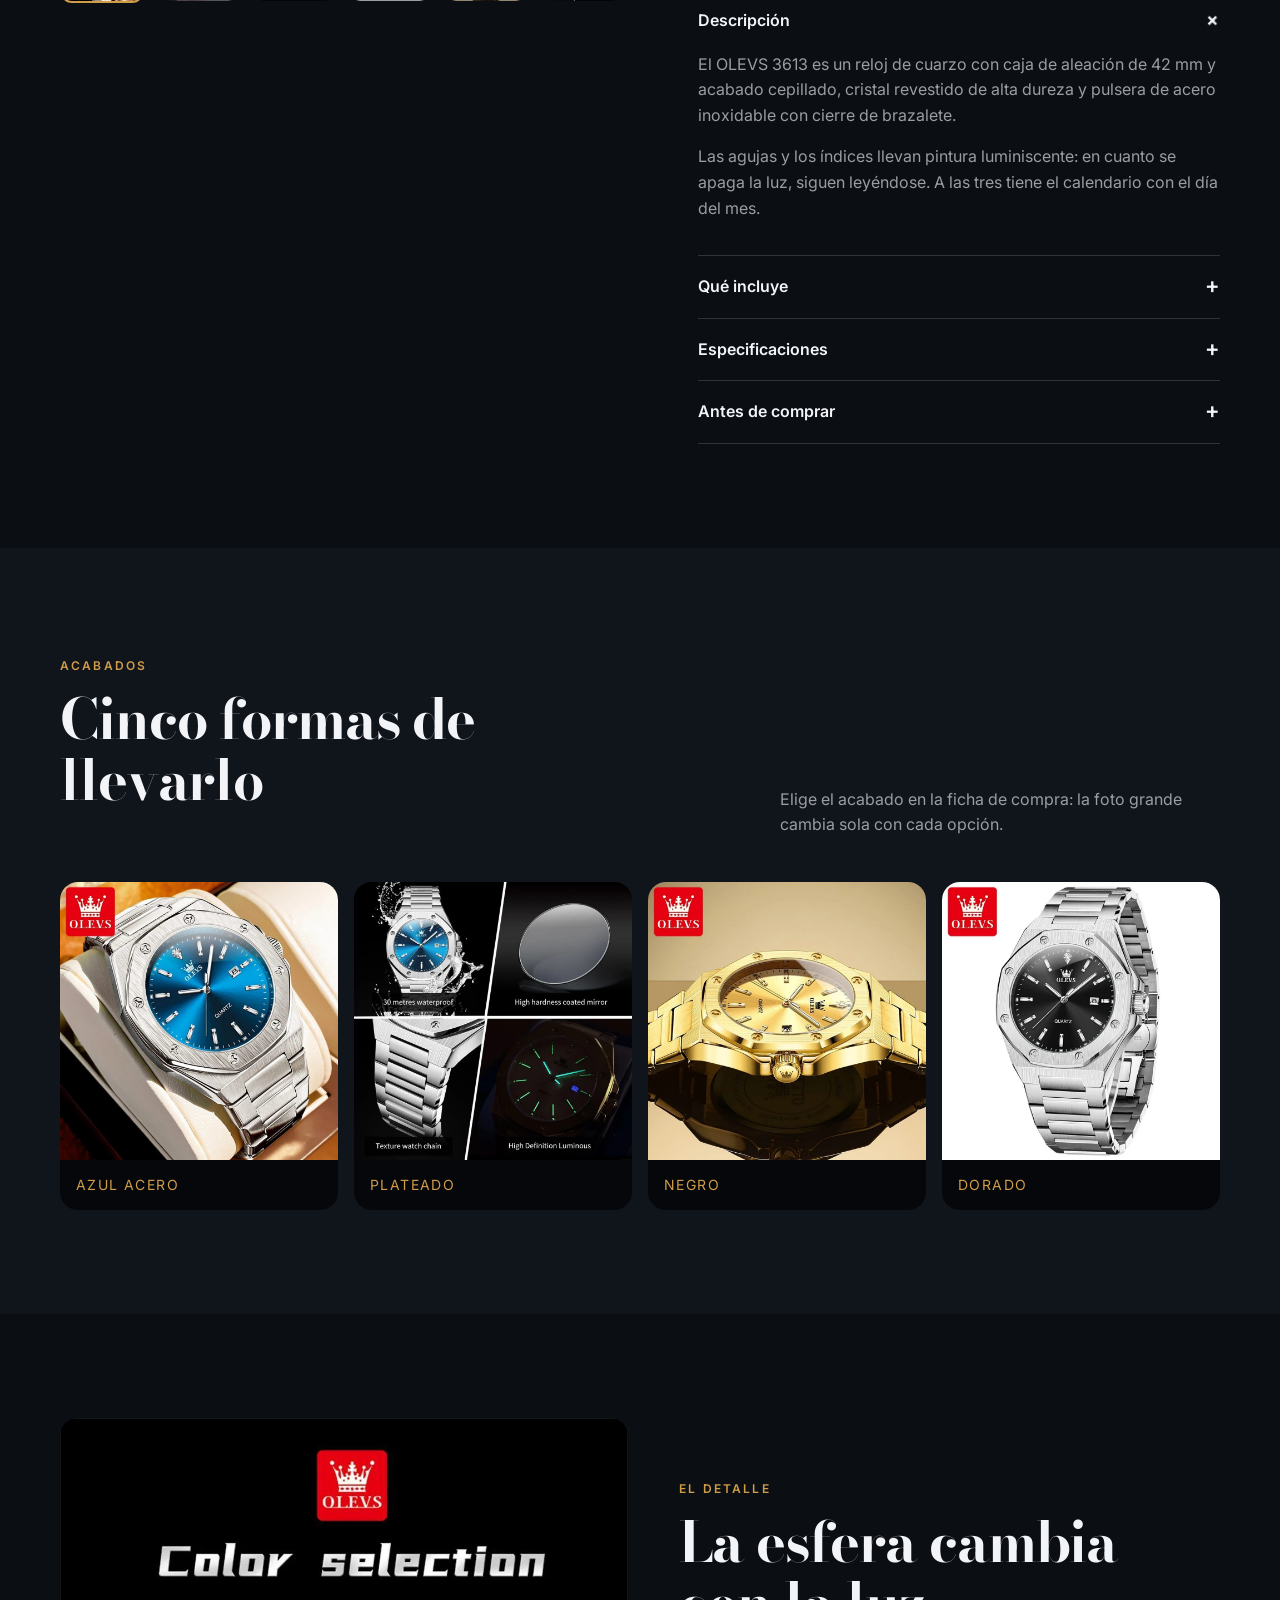
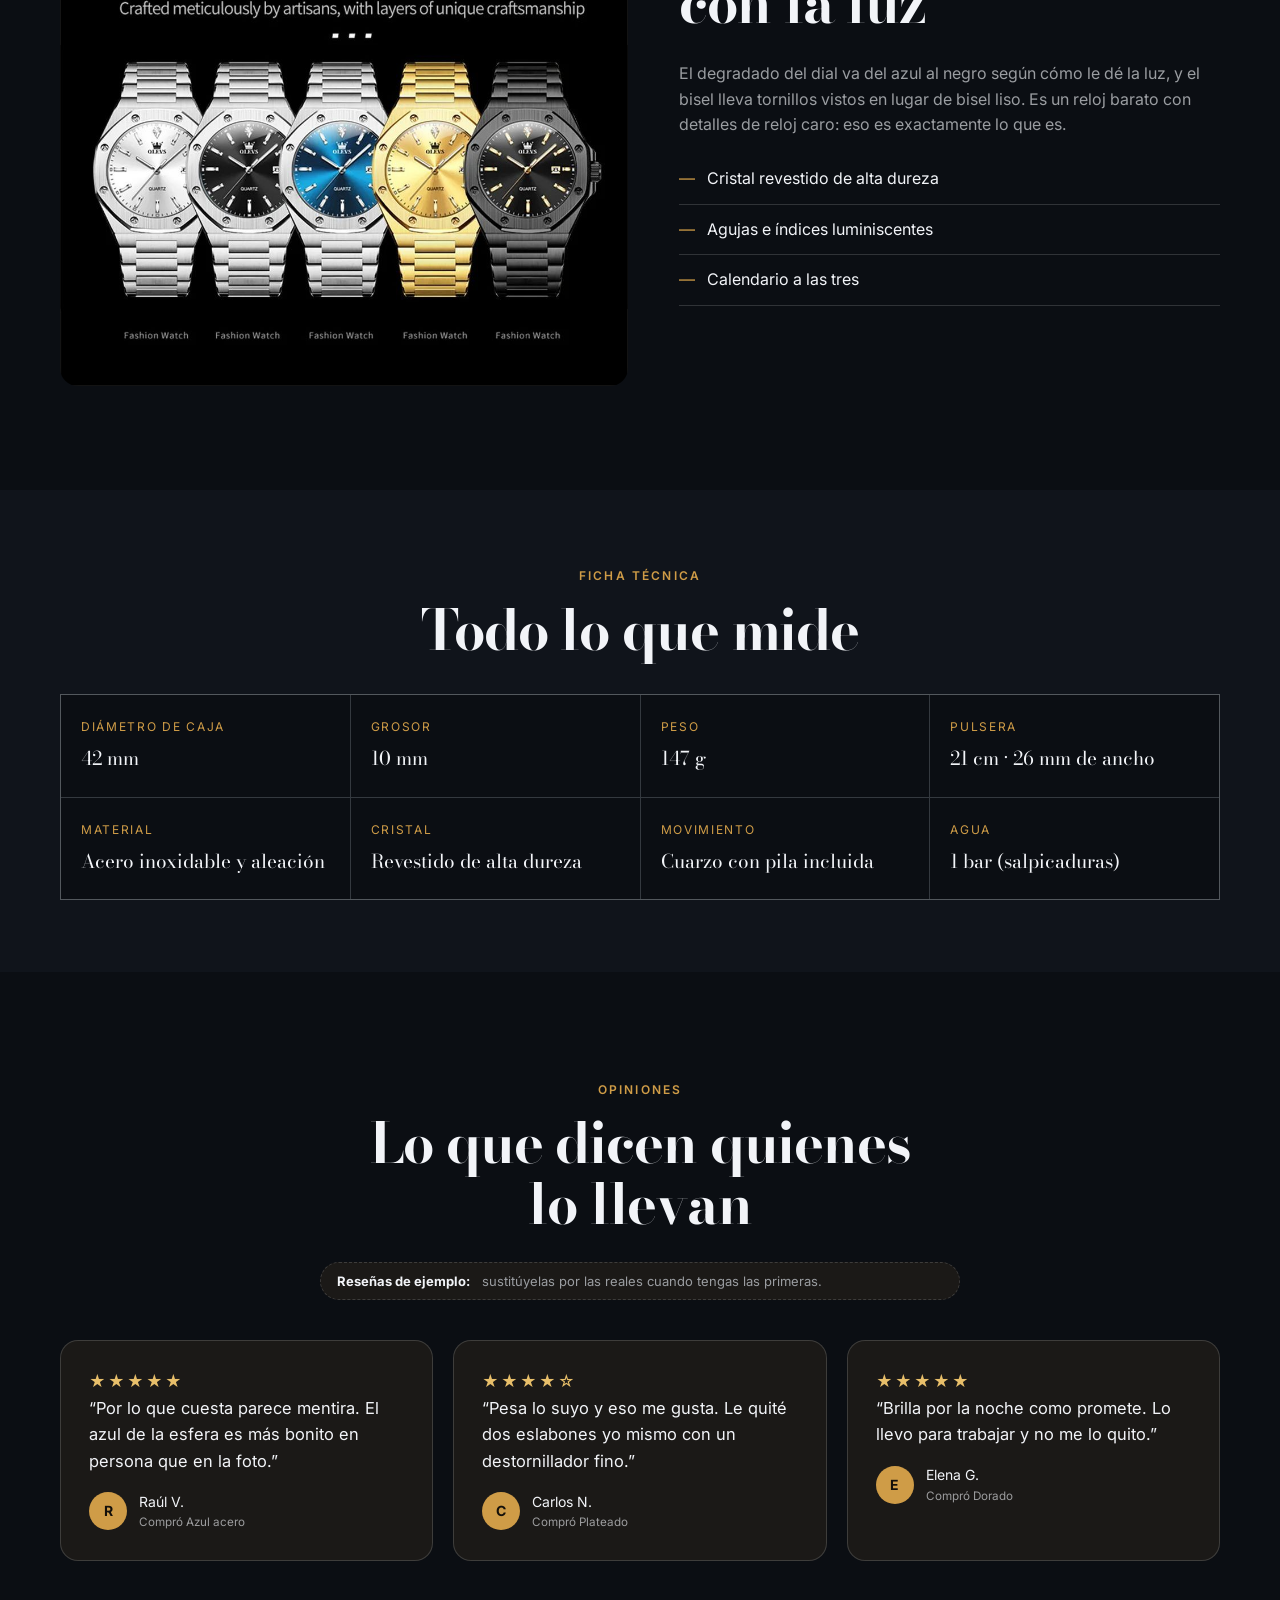
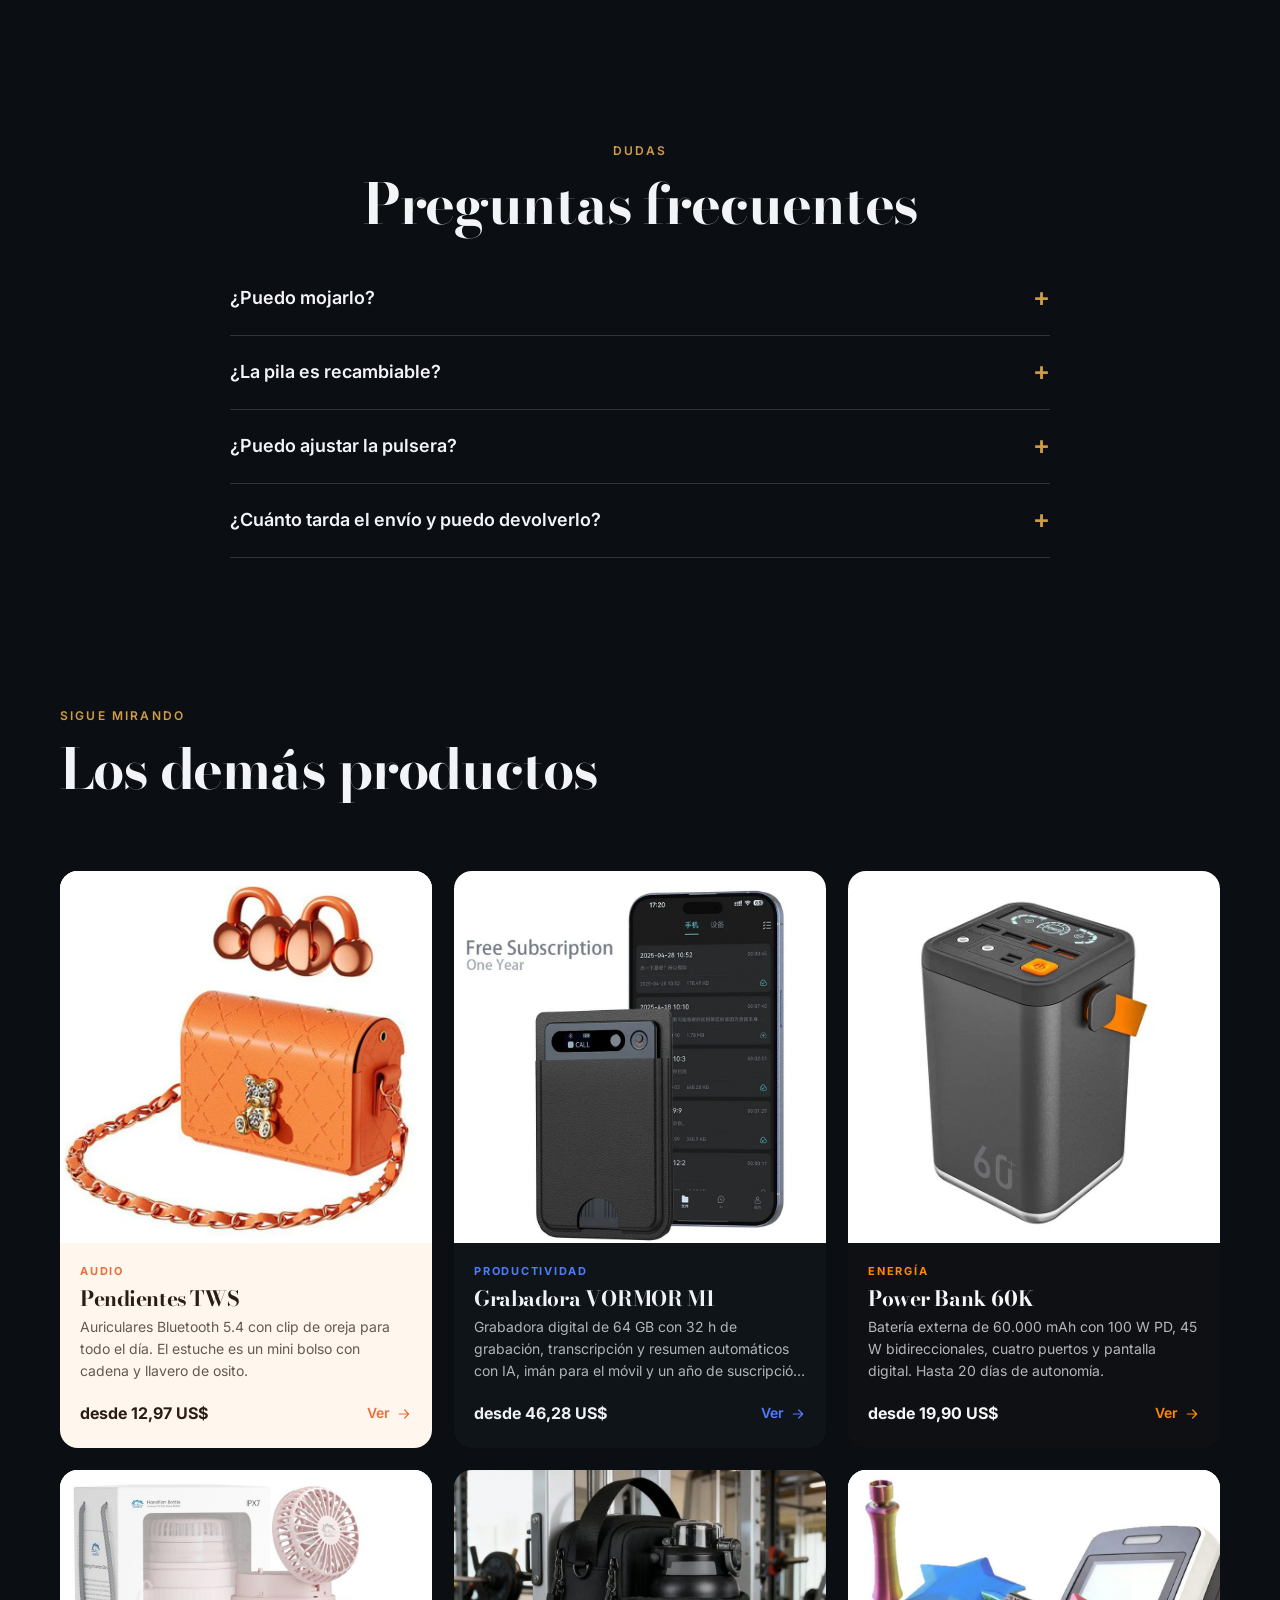
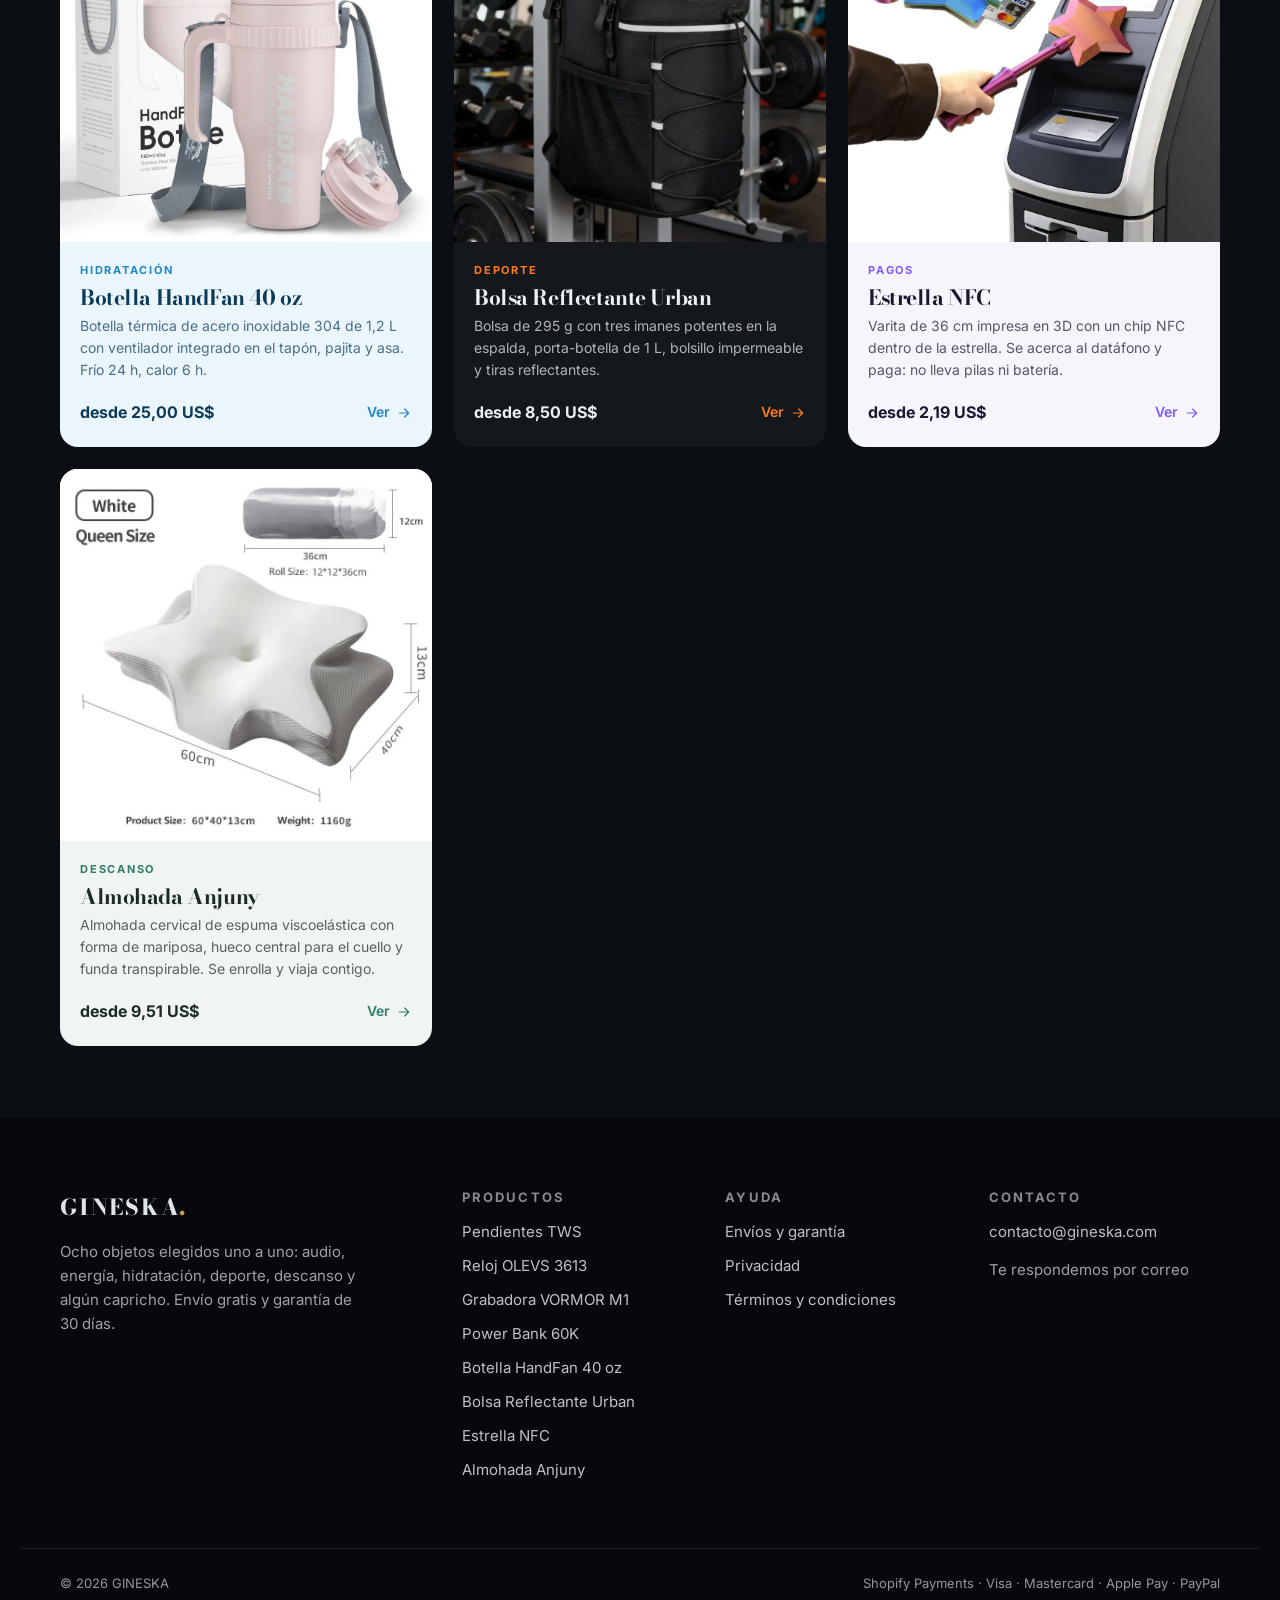
<file: web/producto-olevs.html>
<!DOCTYPE html>
<html lang="es">
<head>
  <meta charset="UTF-8">
  <meta name="viewport" content="width=device-width, initial-scale=1">
  <title>Reloj OLEVS 3613 · Acero, 42 mm y calendario · GINESKA</title>
  <meta name="description" content="Reloj OLEVS 3613 de cuarzo: caja de 42 mm, agujas luminiscentes, calendario, cristal revestido y pulsera de acero. Cinco acabados, envío gratis.">
  <meta name="theme-color" content="#0b0e13">
  <link rel="icon" href="data:image/svg+xml,<svg xmlns='http://www.w3.org/2000/svg' viewBox='0 0 64 64'><rect width='64' height='64' rx='14' fill='%230b0e13'/><circle cx='32' cy='32' r='17' fill='none' stroke='%23cf9c47' stroke-width='4'/><path d='M32 20v12l8 5' stroke='%23cf9c47' stroke-width='4' fill='none' stroke-linecap='round'/></svg>">
  <link rel="preconnect" href="https://fonts.googleapis.com">
  <link rel="preconnect" href="https://fonts.gstatic.com" crossorigin>
  <link href="https://fonts.googleapis.com/css2?family=Bodoni+Moda:opsz,wght@6..96,400;6..96,600&family=Inter:wght@400;500;600&display=swap" rel="stylesheet">
  <link rel="stylesheet" href="css/base.css">
  <link rel="stylesheet" href="css/tema-olevs.css">
</head>
<body data-pagina="olevs">
  <main>
    <!-- Héroe partido en diagonal -->
    <section class="bloque ol-heroe">
      <div class="contenedor ol-heroe__grid">
        <div class="ol-heroe__txt">
          <span class="eyebrow rv">OLEVS 3613 · Relojes</span>
          <h1 class="rv">Cuarenta y dos<br>milímetros de <em>acero</em></h1>
          <p class="rv">Caja octogonal cepillada de 42 mm, esfera con degradado y agujas que se iluminan en la oscuridad. Sin apellidos raros: acero, cristal duro, cuarzo y una pila que dura años.</p>
          <div class="ol-heroe__cta rv">
            <a href="#comprar" class="boton" data-ir-compra>Comprar · 8,73 US$</a>
            <span class="ol-heroe__meta">Cinco acabados · 147 g</span>
          </div>
        </div>
        <div class="ol-heroe__foto rv">
          <img src="img/olevs-3.jpg" alt="Reloj OLEVS 3613 con esfera azul puesto en la muñeca">
        </div>
      </div>
    </section>

    <!-- Marquesina (costura) -->
    <section class="ol-marquesina" aria-label="Ventajas">
      <div class="marquesina" style="--vel:32s">
        <div class="marquesina__pista">
          <span>Caja de 42 mm</span><span>✦</span><span>Agujas luminiscentes</span><span>✦</span><span>Calendario</span><span>✦</span><span>Pulsera de acero</span><span>✦</span>
          <span>Caja de 42 mm</span><span>✦</span><span>Agujas luminiscentes</span><span>✦</span><span>Calendario</span><span>✦</span><span>Pulsera de acero</span><span>✦</span>
        </div>
      </div>
    </section>

    <!-- Bloque de compra -->
    <section class="bloque" id="comprar">
      <div class="contenedor ficha" data-comprar="olevs">
        <div class="detalles">
          <details open><summary>Descripción</summary><div><p>El OLEVS 3613 es un reloj de cuarzo con caja de aleación de 42 mm y acabado cepillado, cristal revestido de alta dureza y pulsera de acero inoxidable con cierre de brazalete.</p><p>Las agujas y los índices llevan pintura luminiscente: en cuanto se apaga la luz, siguen leyéndose. A las tres tiene el calendario con el día del mes.</p></div></details>
          <details><summary>Qué incluye</summary><div><ul><li>Reloj OLEVS 3613</li><li>Pulsera de acero montada</li><li>Pila instalada</li></ul></div></details>
          <details><summary>Especificaciones</summary><div><ul><li>Caja: aleación, 42 mm de diámetro y 10 mm de grosor</li><li>Cristal revestido de alta dureza</li><li>Movimiento de cuarzo con pila</li><li>Pulsera de acero de 21 cm · ancho 26 mm · cierre de brazalete</li><li>Peso: 147 g</li><li>Resistencia al agua: 1 bar (salpicaduras y lluvia)</li></ul></div></details>
          <details><summary>Antes de comprar</summary><div><ul><li>Con 1 bar NO se puede nadar ni bucear: solo salpicaduras y lluvia.</li><li>La caja mide 42 mm de diámetro: en muñecas muy finas se ve grande.</li><li>Viene sin caja de regalo; se envía protegido.</li></ul></div></details>
        </div>
      </div>
    </section>

    <!-- Los cinco acabados -->
    <section class="bloque ol-acabados">
      <div class="contenedor">
        <div class="cabecera-seccion">
          <div><span class="eyebrow rv">Acabados</span><h2 class="titulo-seccion rv">Cinco formas de llevarlo</h2></div>
          <p class="rv">Elige el acabado en la ficha de compra: la foto grande cambia sola con cada opción.</p>
        </div>
        <div class="ol-acabados__grid">
          <figure class="rv"><img src="img/olevs-1.jpg" alt="OLEVS con esfera azul y caja plateada" loading="lazy"><figcaption>Azul acero</figcaption></figure>
          <figure class="rv"><img src="img/olevs-6.jpg" alt="OLEVS plateado" loading="lazy"><figcaption>Plateado</figcaption></figure>
          <figure class="rv"><img src="img/olevs-5.jpg" alt="OLEVS negro" loading="lazy"><figcaption>Negro</figcaption></figure>
          <figure class="rv"><img src="img/olevs-7.jpg" alt="OLEVS dorado" loading="lazy"><figcaption>Dorado</figcaption></figure>
        </div>
      </div>
    </section>

    <!-- Zoom macro -->
    <section class="bloque ol-macro">
      <div class="contenedor ol-macro__grid">
        <div class="ol-macro__img rv"><img src="img/olevs-2.jpg" alt="Los cinco acabados del OLEVS 3613 sobre fondo negro" loading="lazy"></div>
        <div class="rv">
          <span class="eyebrow">El detalle</span>
          <h2 class="titulo-seccion">La esfera cambia con la luz</h2>
          <p class="ol-muted">El degradado del dial va del azul al negro según cómo le dé la luz, y el bisel lleva tornillos vistos en lugar de bisel liso. Es un reloj barato con detalles de reloj caro: eso es exactamente lo que es.</p>
          <ul class="ol-lista">
            <li>Cristal revestido de alta dureza</li>
            <li>Agujas e índices luminiscentes</li>
            <li>Calendario a las tres</li>
          </ul>
        </div>
      </div>
    </section>

    <!-- Ficha técnica -->
    <section class="bloque bloque--denso ol-specs-sec">
      <div class="contenedor">
        <div class="centro"><span class="eyebrow rv">Ficha técnica</span><h2 class="titulo-seccion rv">Todo lo que mide</h2></div>
        <dl class="ol-specs rv">
          <div><dt>Diámetro de caja</dt><dd>42 mm</dd></div>
          <div><dt>Grosor</dt><dd>10 mm</dd></div>
          <div><dt>Peso</dt><dd>147 g</dd></div>
          <div><dt>Pulsera</dt><dd>21 cm · 26 mm de ancho</dd></div>
          <div><dt>Material</dt><dd>Acero inoxidable y aleación</dd></div>
          <div><dt>Cristal</dt><dd>Revestido de alta dureza</dd></div>
          <div><dt>Movimiento</dt><dd>Cuarzo con pila incluida</dd></div>
          <div><dt>Agua</dt><dd>1 bar (salpicaduras)</dd></div>
        </dl>
      </div>
    </section>

    <!-- Reseñas (de ejemplo) -->
    <section class="bloque" id="resenas">
      <div class="contenedor">
        <div class="centro"><span class="eyebrow rv">Opiniones</span><h2 class="titulo-seccion rv">Lo que dicen quienes lo llevan</h2></div>
        <p class="nota-demo rv" style="display:flex;margin:18px auto 0;max-width:640px;text-align:center"><strong>Reseñas de ejemplo:</strong>&nbsp;sustitúyelas por las reales cuando tengas las primeras.</p>
        <div class="resenas" style="margin-top:40px">
          <article class="resena rv"><div class="estrellas">★★★★★</div><p>“Por lo que cuesta parece mentira. El azul de la esfera es más bonito en persona que en la foto.”</p><footer><span class="avatar">R</span><div>Raúl V.<small>Compró Azul acero</small></div></footer></article>
          <article class="resena rv"><div class="estrellas">★★★★☆</div><p>“Pesa lo suyo y eso me gusta. Le quité dos eslabones yo mismo con un destornillador fino.”</p><footer><span class="avatar">C</span><div>Carlos N.<small>Compró Plateado</small></div></footer></article>
          <article class="resena rv"><div class="estrellas">★★★★★</div><p>“Brilla por la noche como promete. Lo llevo para trabajar y no me lo quito.”</p><footer><span class="avatar">E</span><div>Elena G.<small>Compró Dorado</small></div></footer></article>
        </div>
      </div>
    </section>

    <!-- Preguntas -->
    <section class="bloque bloque--denso">
      <div class="contenedor">
        <div class="centro"><span class="eyebrow rv">Dudas</span><h2 class="titulo-seccion rv">Preguntas frecuentes</h2></div>
        <div class="faq rv">
          <details><summary>¿Puedo mojarlo?</summary><p>Aguanta salpicaduras y lluvia (1 bar), pero no lo metas en la piscina ni en la ducha: no está preparado para inmersión.</p></details>
          <details><summary>¿La pila es recambiable?</summary><p>Sí, es una pila de botón estándar. Cualquier relojería la cambia en un minuto.</p></details>
          <details><summary>¿Puedo ajustar la pulsera?</summary><p>Sí, los eslabones van con pasadores y se quitan con un destornillador pequeño. Si no quieres complicarte, cualquier relojería te lo ajusta.</p></details>
          <details><summary>¿Cuánto tarda el envío y puedo devolverlo?</summary><p>El envío es gratis y el plazo se calcula al finalizar la compra. Tienes 30 días de garantía: escríbenos a contacto@gineska.com.</p></details>
        </div>
      </div>
    </section>

    <!-- Otros productos -->
    <section class="bloque bloque--denso">
      <div class="contenedor">
        <div class="cabecera-seccion"><div><span class="eyebrow rv">Sigue mirando</span><h2 class="titulo-seccion rv">Los demás productos</h2></div></div>
        <div class="rejilla rejilla--3" data-relacionados="olevs"></div>
      </div>
    </section>
  </main>

  <script src="js/config.js"></script>
  <script src="js/productos.js"></script>
  <script src="js/app.js"></script>
</body>
</html>
</file>
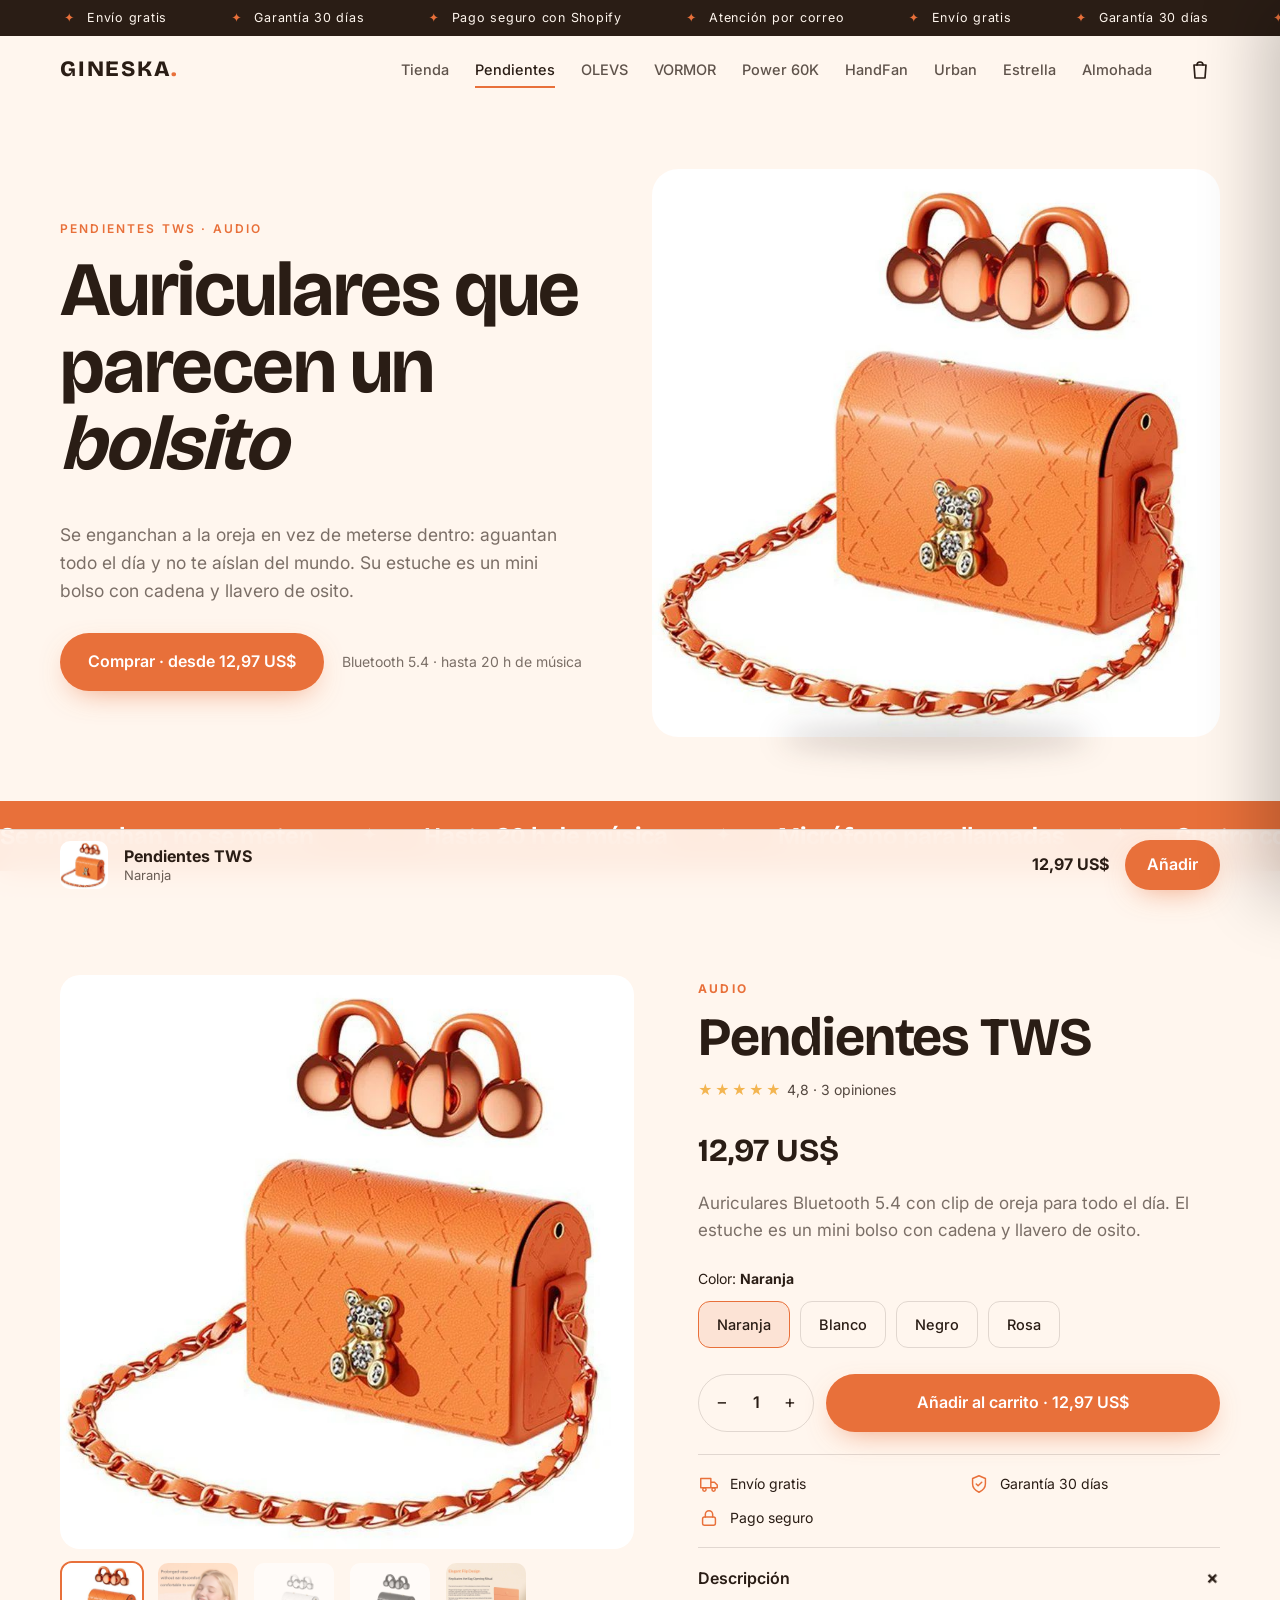
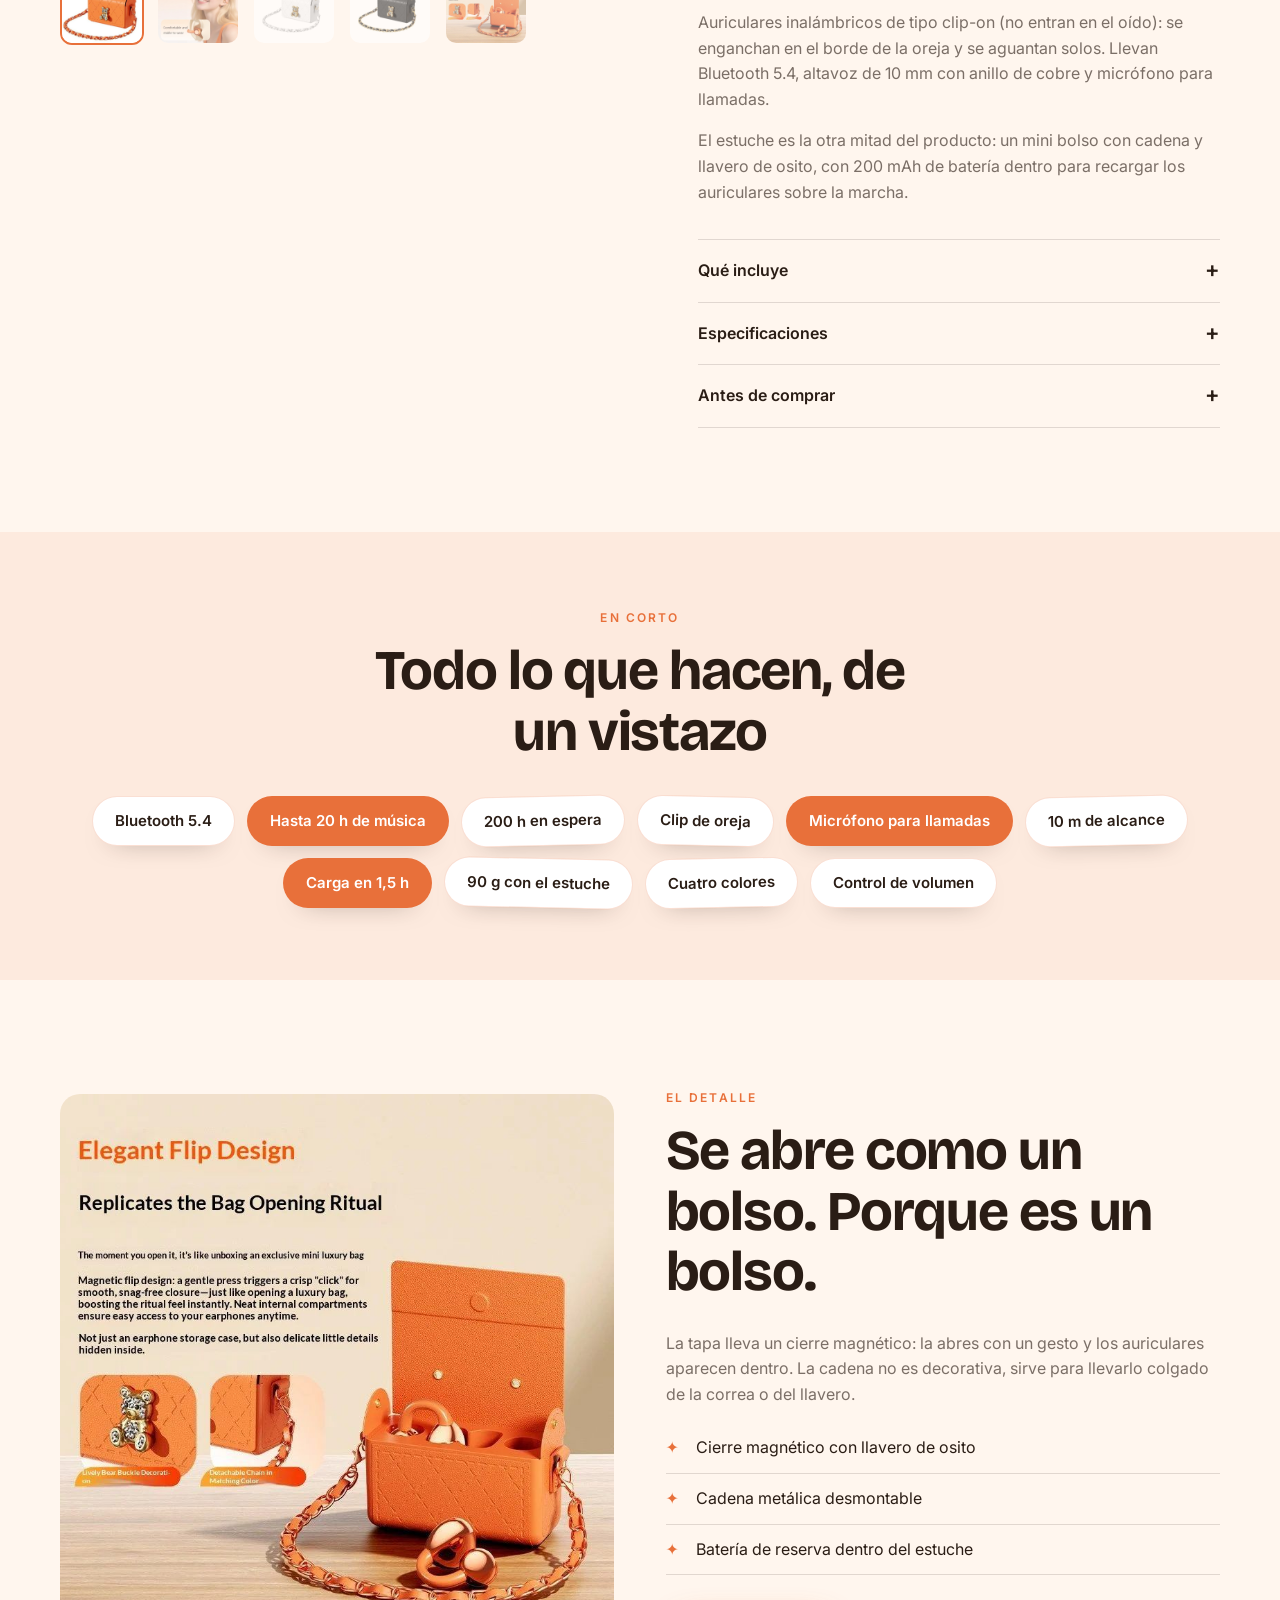
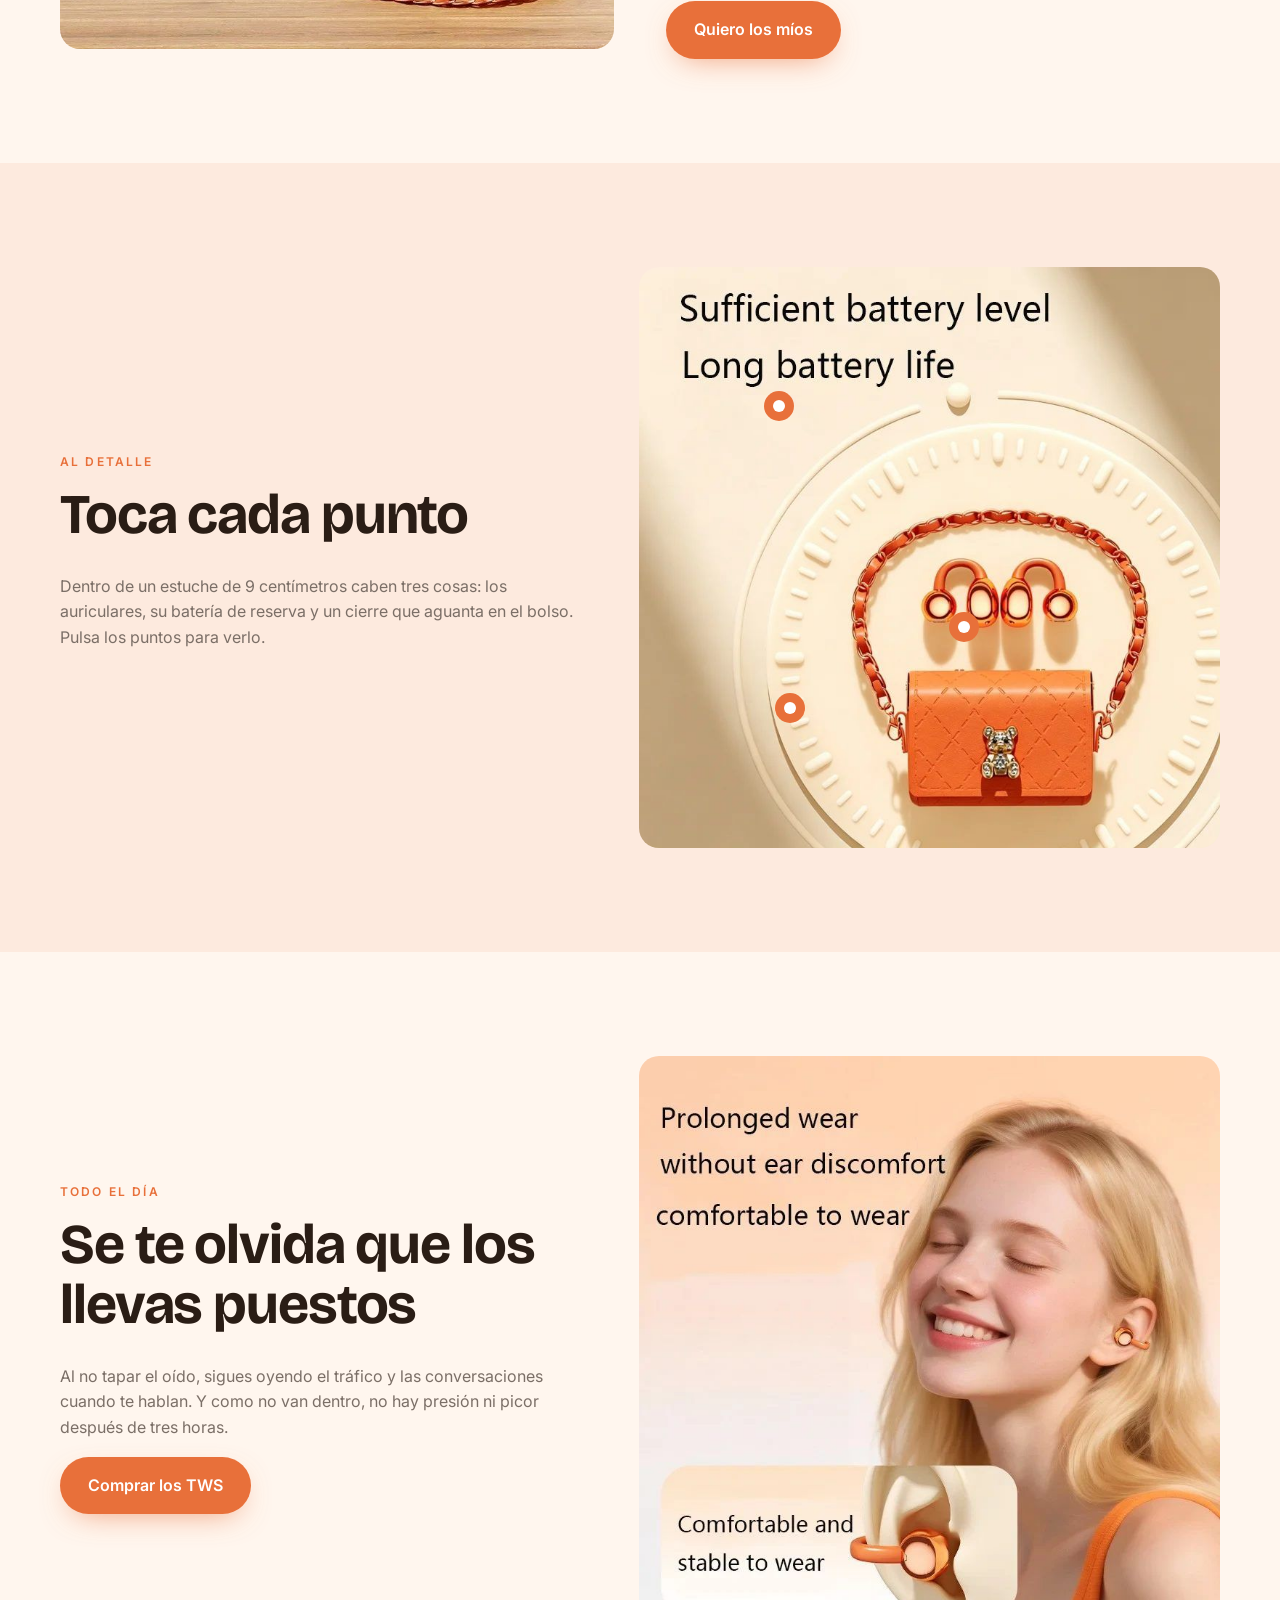
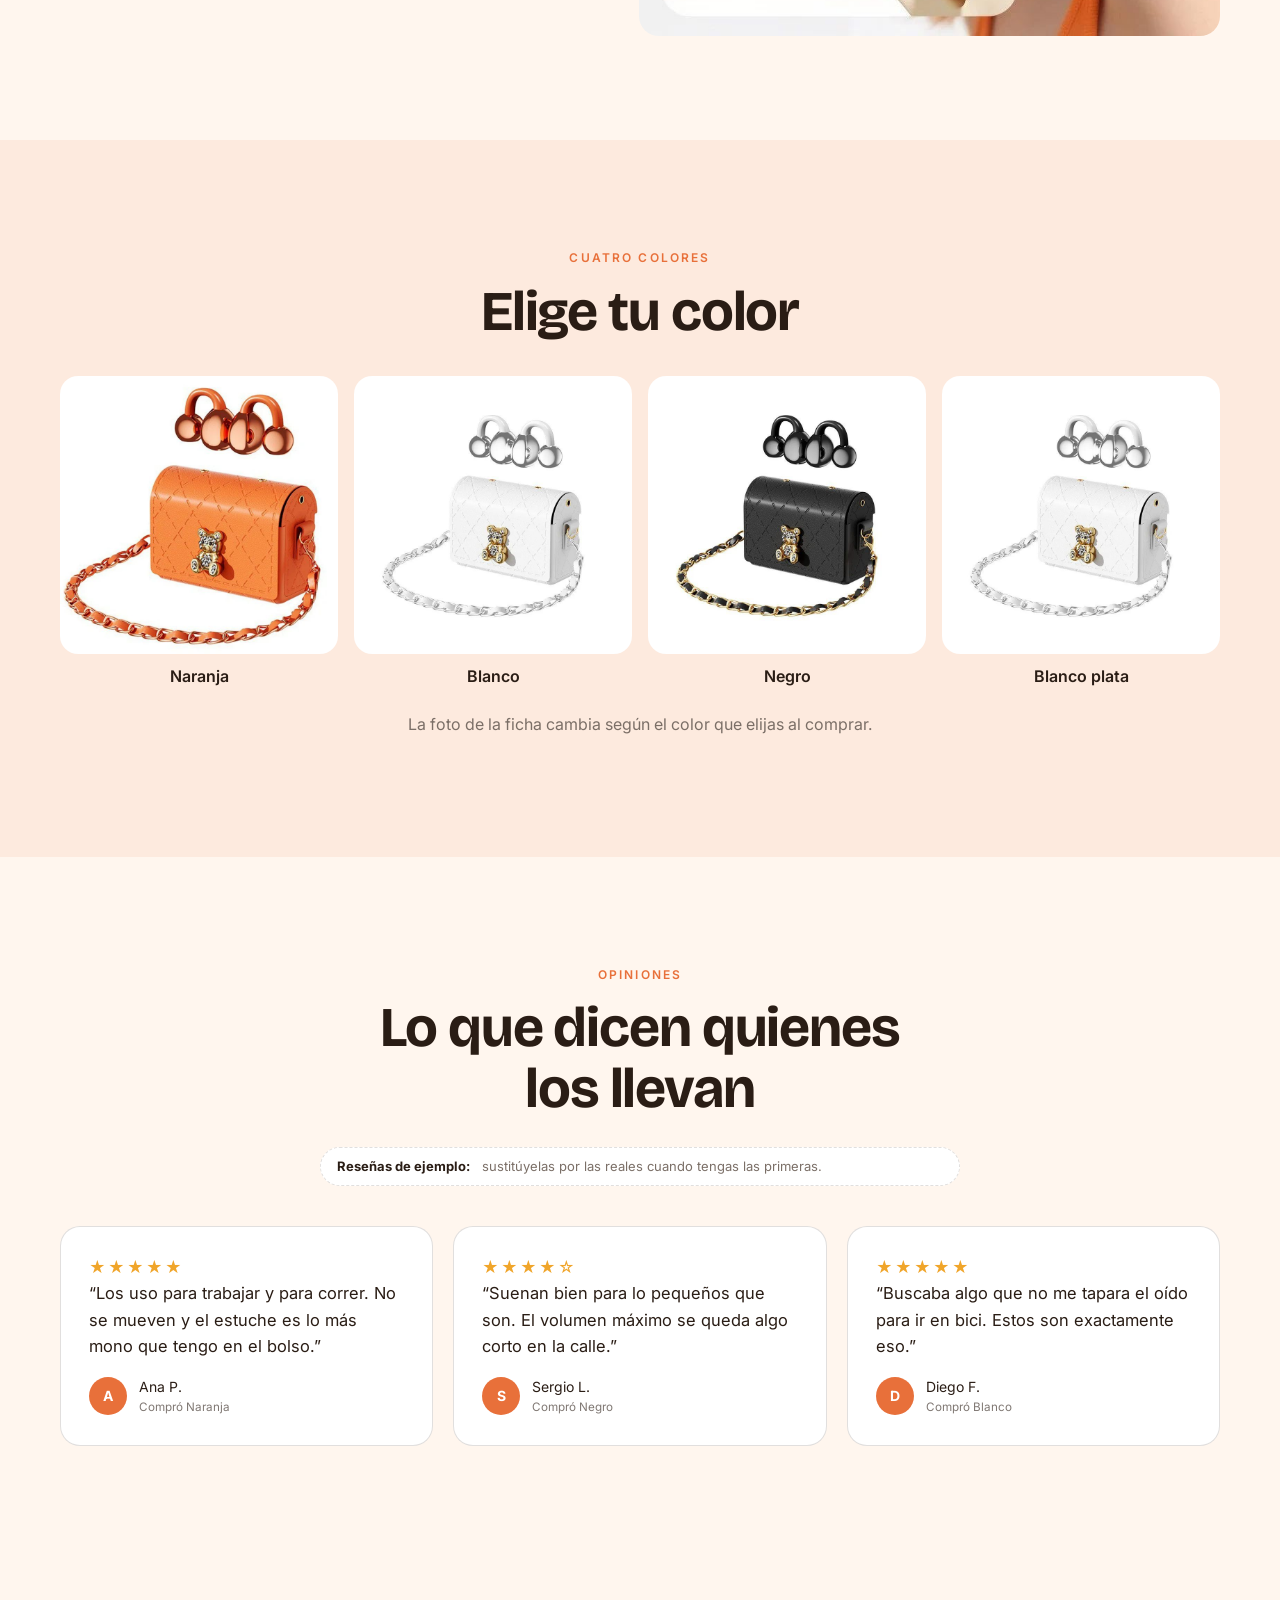
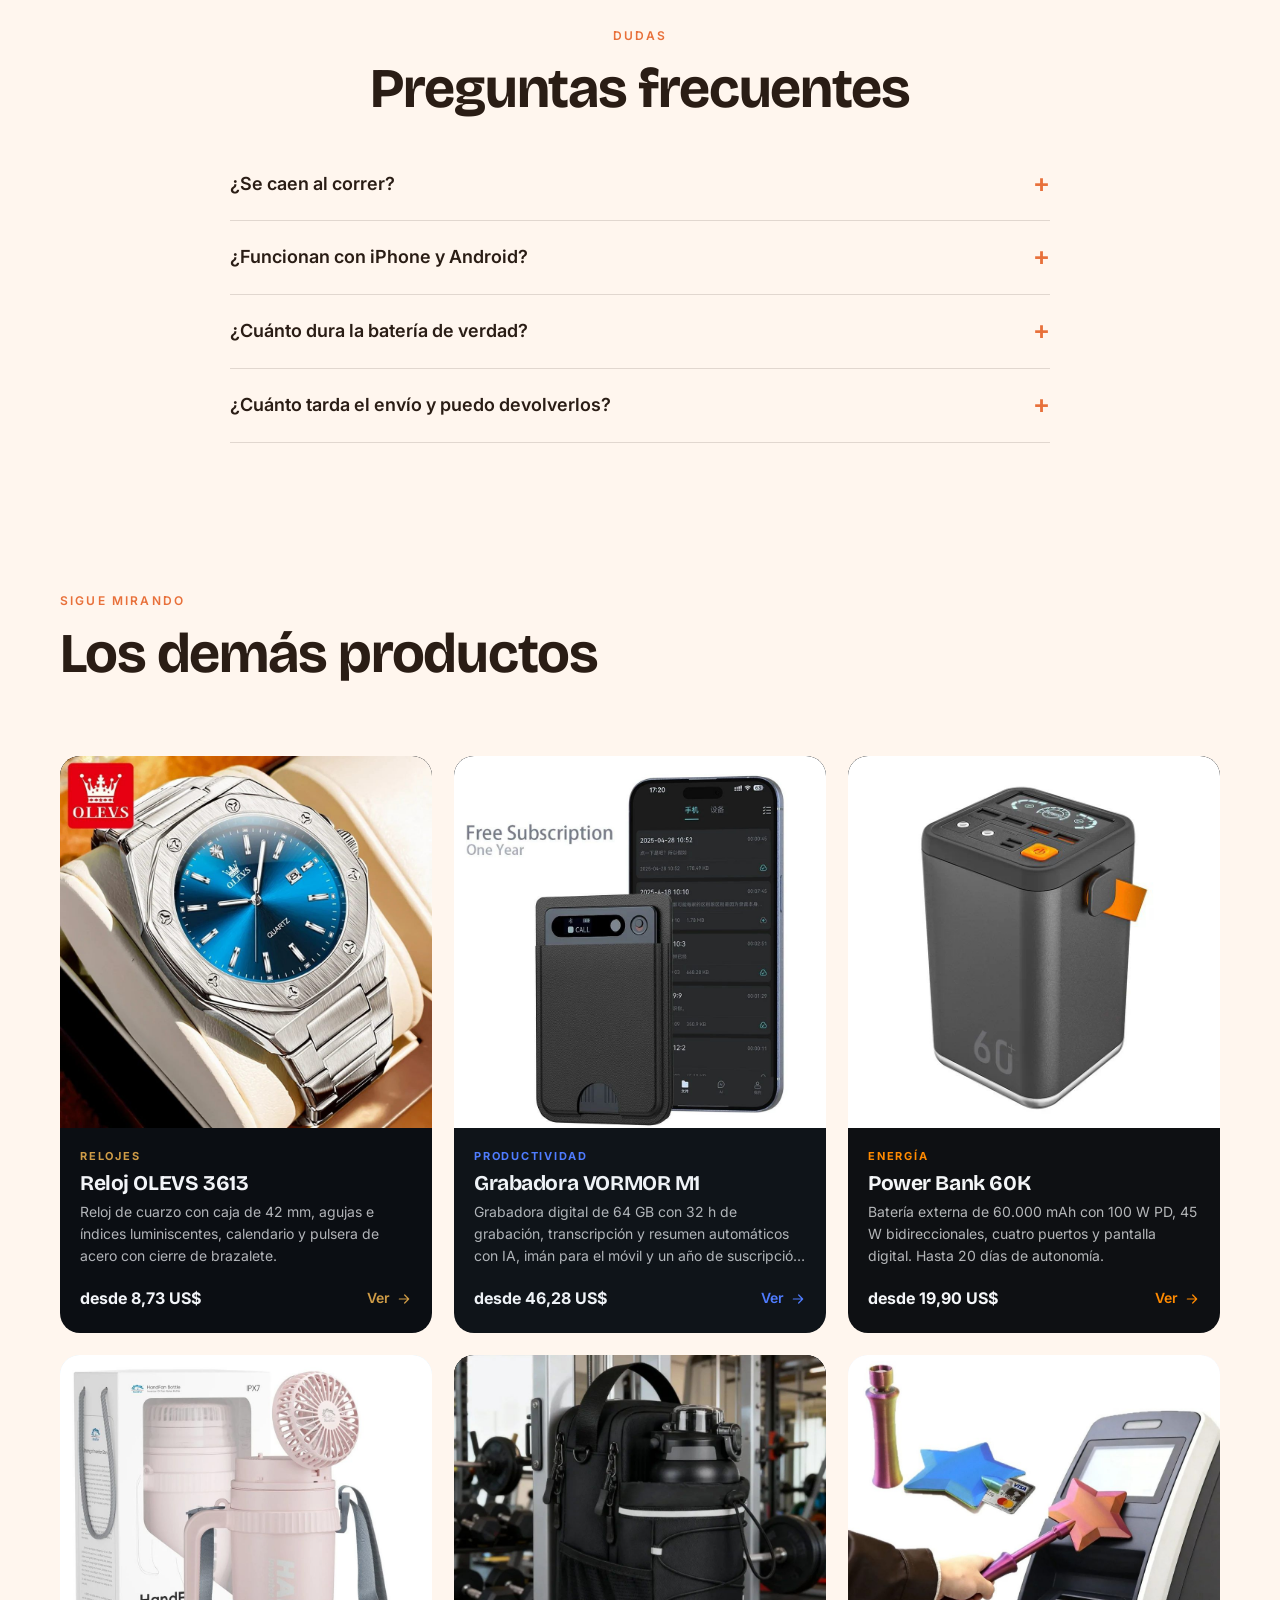
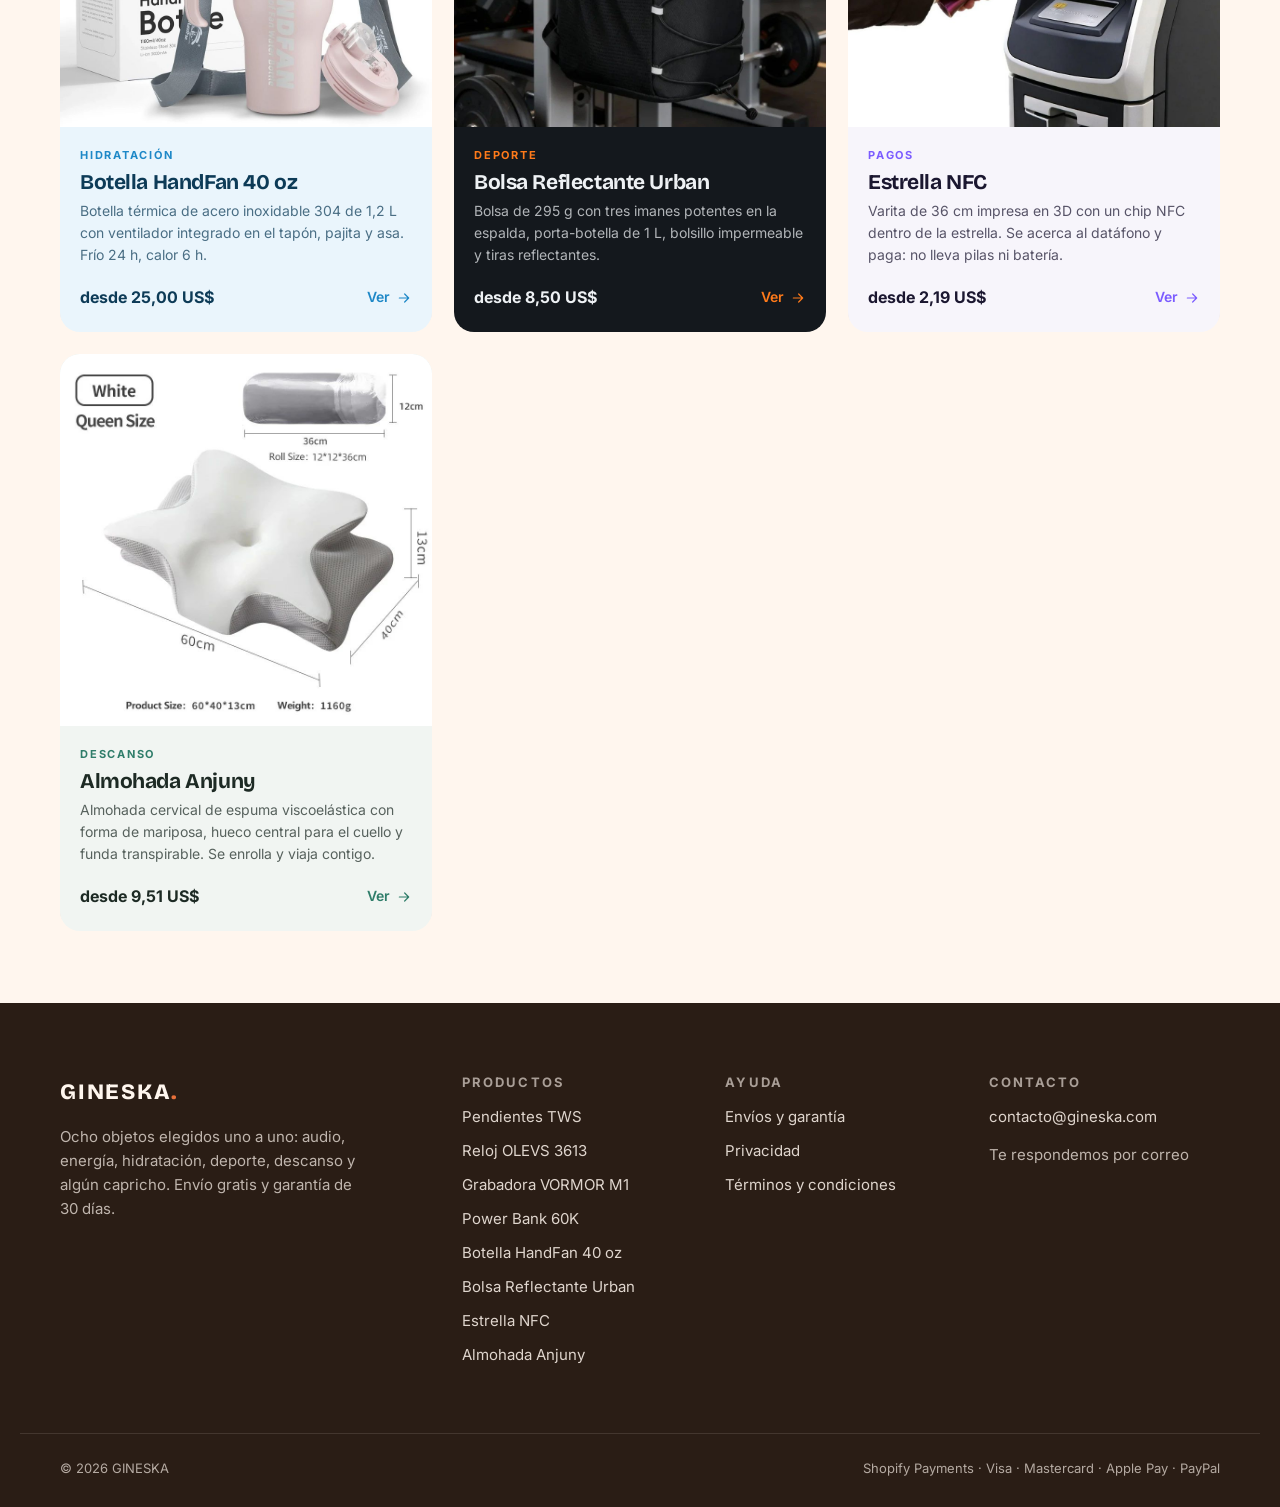
<file: web/producto-pendientes.html>
<!DOCTYPE html>
<html lang="es">
<head>
  <meta charset="UTF-8">
  <meta name="viewport" content="width=device-width, initial-scale=1">
  <title>Pendientes TWS · Auriculares con estuche-bolso · GINESKA</title>
  <meta name="description" content="Auriculares Bluetooth 5.4 con clip de oreja, hasta 20 h de música y estuche con forma de mini bolso con cadena. Cuatro colores, envío gratis.">
  <meta name="theme-color" content="#fff6ee">
  <link rel="icon" href="data:image/svg+xml,<svg xmlns='http://www.w3.org/2000/svg' viewBox='0 0 64 64'><rect width='64' height='64' rx='14' fill='%23fff6ee'/><circle cx='32' cy='32' r='15' fill='none' stroke='%23e8703a' stroke-width='7'/></svg>">
  <link rel="preconnect" href="https://fonts.googleapis.com">
  <link rel="preconnect" href="https://fonts.gstatic.com" crossorigin>
  <link href="https://fonts.googleapis.com/css2?family=Bricolage+Grotesque:opsz,wght@12..96,500;12..96,700;12..96,800&family=Inter:wght@400;500;600;700&display=swap" rel="stylesheet">
  <link rel="stylesheet" href="css/base.css">
  <link rel="stylesheet" href="css/tema-pendientes.css">
</head>
<body data-pagina="pendientes">
  <main>
    <!-- Héroe: el producto flota y se inclina siguiendo al ratón -->
    <section class="bloque pe-heroe" data-tilt-zona>
      <div class="contenedor pe-heroe__grid">
        <div class="pe-heroe__txt">
          <span class="eyebrow rv">Pendientes TWS · Audio</span>
          <h1 class="rv">Auriculares que<br>parecen un <em>bolsito</em></h1>
          <p class="rv">Se enganchan a la oreja en vez de meterse dentro: aguantan todo el día y no te aíslan del mundo. Su estuche es un mini bolso con cadena y llavero de osito.</p>
          <div class="pe-heroe__cta rv">
            <a href="#comprar" class="boton" data-ir-compra>Comprar · desde 12,97 US$</a>
            <span class="pe-heroe__meta">Bluetooth 5.4 · hasta 20 h de música</span>
          </div>
        </div>
        <div class="pe-heroe__prod">
          <div class="pe-flota" data-tilt="7">
            <img src="img/pendientes-1.jpg" alt="Auriculares TWS naranjas con estuche en forma de bolso y cadena">
            <span class="pe-brillo"></span>
          </div>
          <span class="pe-sombra"></span>
        </div>
      </div>
    </section>

    <!-- Marquesina (costura: continúa el color del héroe) -->
    <section class="pe-marquesina" aria-label="Ventajas">
      <div class="marquesina" style="--vel:30s">
        <div class="marquesina__pista">
          <span>Se enganchan, no se meten</span><span>✦</span><span>Hasta 20 h de música</span><span>✦</span><span>Micrófono para llamadas</span><span>✦</span><span>Cuatro colores</span><span>✦</span>
          <span>Se enganchan, no se meten</span><span>✦</span><span>Hasta 20 h de música</span><span>✦</span><span>Micrófono para llamadas</span><span>✦</span><span>Cuatro colores</span><span>✦</span>
        </div>
      </div>
    </section>

    <!-- Bloque de compra -->
    <section class="bloque" id="comprar">
      <div class="contenedor ficha" data-comprar="pendientes">
        <div class="detalles">
          <details open><summary>Descripción</summary><div><p>Auriculares inalámbricos de tipo clip-on (no entran en el oído): se enganchan en el borde de la oreja y se aguantan solos. Llevan Bluetooth 5.4, altavoz de 10 mm con anillo de cobre y micrófono para llamadas.</p><p>El estuche es la otra mitad del producto: un mini bolso con cadena y llavero de osito, con 200 mAh de batería dentro para recargar los auriculares sobre la marcha.</p></div></details>
          <details><summary>Qué incluye</summary><div><ul><li>1 par de auriculares (izquierdo y derecho)</li><li>Estuche-bolso con cadena</li><li>Cable de carga</li><li>Manual de instrucciones</li><li>Caja de color</li></ul></div></details>
          <details><summary>Especificaciones</summary><div><ul><li>Bluetooth 5.4 · chip Blue Flood 5756C</li><li>Altavoz de 10 mm con anillo de cobre</li><li>Batería: 33 mAh en cada auricular + 200 mAh en el estuche</li><li>Hasta 20 h de música y 200 h en espera</li><li>4 h de llamada · carga completa en 1,5 h</li><li>Alcance de 10 m · 90 g con el estuche</li></ul></div></details>
          <details><summary>Antes de comprar</summary><div><ul><li>Son de tipo clip: no llevan almohadillas ni cancelación de ruido.</li><li>Los tiempos de batería son los del fabricante y bajan con el volumen alto.</li><li>El estuche no es resistente al agua.</li></ul></div></details>
        </div>
      </div>
    </section>

    <!-- Nube de micro-beneficios -->
    <section class="bloque bloque--denso pe-chips-sec">
      <div class="contenedor">
        <div class="centro"><span class="eyebrow rv">En corto</span><h2 class="titulo-seccion rv">Todo lo que hacen, de un vistazo</h2></div>
        <div class="pe-chips">
          <span class="rv">Bluetooth 5.4</span><span class="rv pe-chip--g">Hasta 20 h de música</span><span class="rv">200 h en espera</span>
          <span class="rv">Clip de oreja</span><span class="rv pe-chip--g">Micrófono para llamadas</span><span class="rv">10 m de alcance</span>
          <span class="rv pe-chip--g">Carga en 1,5 h</span><span class="rv">90 g con el estuche</span><span class="rv">Cuatro colores</span><span class="rv">Control de volumen</span>
        </div>
      </div>
    </section>

    <!-- El estuche-bolso: banda imagen/texto -->
    <section class="bloque pe-bolso">
      <div class="contenedor pe-bolso__grid">
        <div class="pe-bolso__img rv"><img src="img/pendientes-4.jpg" alt="Detalle del estuche de los auriculares: se abre como un bolso" loading="lazy"></div>
        <div class="rv">
          <span class="eyebrow">El detalle</span>
          <h2 class="titulo-seccion">Se abre como un bolso. Porque es un bolso.</h2>
          <p class="pe-muted">La tapa lleva un cierre magnético: la abres con un gesto y los auriculares aparecen dentro. La cadena no es decorativa, sirve para llevarlo colgado de la correa o del llavero.</p>
          <ul class="pe-lista">
            <li>Cierre magnético con llavero de osito</li>
            <li>Cadena metálica desmontable</li>
            <li>Batería de reserva dentro del estuche</li>
          </ul>
          <a href="#comprar" class="boton" data-ir-compra>Quiero los míos</a>
        </div>
      </div>
    </section>

    <!-- Hotspots sobre el producto -->
    <section class="bloque pe-puntos-sec">
      <div class="contenedor pe-puntos__grid">
        <div>
          <span class="eyebrow rv">Al detalle</span>
          <h2 class="titulo-seccion rv">Toca cada punto</h2>
          <p class="rv pe-muted">Dentro de un estuche de 9 centímetros caben tres cosas: los auriculares, su batería de reserva y un cierre que aguanta en el bolso. Pulsa los puntos para verlo.</p>
        </div>
        <div class="pe-puntos__img rv">
          <img src="img/pendientes-6.jpg" alt="Auriculares TWS y su estuche abiertos sobre fondo claro">
          <button class="punto" style="left:24%;top:24%" aria-expanded="false" aria-label="Clip de oreja"><span class="punto__card"><strong>Clip de oreja</strong>Sin almohadillas: no se caen ni aprietan. Se ponen y se quitan con una mano.</span></button>
          <button class="punto" style="left:56%;top:62%" aria-expanded="false" aria-label="Estuche con cadena"><span class="punto__card punto__card--izq"><strong>Estuche con cadena</strong>Cierre magnético, cadena metálica y batería de reserva para recargar sin enchufe.</span></button>
          <button class="punto" style="left:26%;top:76%" aria-expanded="false" aria-label="Carga USB"><span class="punto__card"><strong>Carga en 1,5 h</strong>Con el cable que va incluido. Una carga del estuche da hasta 20 h de música en total.</span></button>
        </div>
      </div>
    </section>

    <!-- Escena -->
    <section class="bloque pe-escena">
      <div class="contenedor pe-escena__grid">
        <div class="rv">
          <span class="eyebrow">Todo el día</span>
          <h2 class="titulo-seccion">Se te olvida que los llevas puestos</h2>
          <p class="pe-muted">Al no tapar el oído, sigues oyendo el tráfico y las conversaciones cuando te hablan. Y como no van dentro, no hay presión ni picor después de tres horas.</p>
          <a href="#comprar" class="boton" data-ir-compra>Comprar los TWS</a>
        </div>
        <div class="pe-escena__img rv"><img src="img/pendientes-2.jpg" alt="Persona sonriendo con los auriculares TWS puestos" loading="lazy"></div>
      </div>
    </section>

    <!-- Colores -->
    <section class="bloque pe-colores-sec">
      <div class="contenedor">
        <div class="centro"><span class="eyebrow rv">Cuatro colores</span><h2 class="titulo-seccion rv">Elige tu color</h2></div>
        <div class="pe-colores">
          <a class="rv" href="#comprar"><img src="img/pendientes-1.jpg" alt="Color naranja" loading="lazy"><span>Naranja</span></a>
          <a class="rv" href="#comprar"><img src="img/pendientes-3.jpg" alt="Color blanco" loading="lazy"><span>Blanco</span></a>
          <a class="rv" href="#comprar"><img src="img/pendientes-5.jpg" alt="Color negro" loading="lazy"><span>Negro</span></a>
          <a class="rv" href="#comprar"><img src="img/pendientes-7.jpg" alt="Color blanco con cadena plateada" loading="lazy"><span>Blanco plata</span></a>
        </div>
        <p class="centro pe-muted" style="margin-top:22px">La foto de la ficha cambia según el color que elijas al comprar.</p>
      </div>
    </section>

    <!-- Reseñas (de ejemplo) -->
    <section class="bloque" id="resenas">
      <div class="contenedor">
        <div class="centro"><span class="eyebrow rv">Opiniones</span><h2 class="titulo-seccion rv">Lo que dicen quienes los llevan</h2></div>
        <p class="nota-demo rv" style="display:flex;margin:18px auto 0;max-width:640px;text-align:center"><strong>Reseñas de ejemplo:</strong>&nbsp;sustitúyelas por las reales cuando tengas las primeras.</p>
        <div class="resenas" style="margin-top:40px">
          <article class="resena rv"><div class="estrellas">★★★★★</div><p>“Los uso para trabajar y para correr. No se mueven y el estuche es lo más mono que tengo en el bolso.”</p><footer><span class="avatar">A</span><div>Ana P.<small>Compró Naranja</small></div></footer></article>
          <article class="resena rv"><div class="estrellas">★★★★☆</div><p>“Suenan bien para lo pequeños que son. El volumen máximo se queda algo corto en la calle.”</p><footer><span class="avatar">S</span><div>Sergio L.<small>Compró Negro</small></div></footer></article>
          <article class="resena rv"><div class="estrellas">★★★★★</div><p>“Buscaba algo que no me tapara el oído para ir en bici. Estos son exactamente eso.”</p><footer><span class="avatar">D</span><div>Diego F.<small>Compró Blanco</small></div></footer></article>
        </div>
      </div>
    </section>

    <!-- Preguntas -->
    <section class="bloque bloque--denso">
      <div class="contenedor">
        <div class="centro"><span class="eyebrow rv">Dudas</span><h2 class="titulo-seccion rv">Preguntas frecuentes</h2></div>
        <div class="faq rv">
          <details><summary>¿Se caen al correr?</summary><p>No. El clip abraza el borde de la oreja y no depende de la forma del conducto, así que aguanta el movimiento. Si notas que van flojos, gira el clip hacia dentro.</p></details>
          <details><summary>¿Funcionan con iPhone y Android?</summary><p>Sí, se conectan por Bluetooth con cualquier móvil, tablet u ordenador.</p></details>
          <details><summary>¿Cuánto dura la batería de verdad?</summary><p>El fabricante declara hasta 20 h de música sumando el estuche. En uso real a volumen medio suele quedarse algo por debajo; el estuche recarga los auriculares dos o tres veces.</p></details>
          <details><summary>¿Cuánto tarda el envío y puedo devolverlos?</summary><p>El envío es gratis y el plazo se calcula al finalizar la compra. Tienes 30 días de garantía: escríbenos a contacto@gineska.com y lo arreglamos.</p></details>
        </div>
      </div>
    </section>

    <!-- Otros productos -->
    <section class="bloque bloque--denso">
      <div class="contenedor">
        <div class="cabecera-seccion"><div><span class="eyebrow rv">Sigue mirando</span><h2 class="titulo-seccion rv">Los demás productos</h2></div></div>
        <div class="rejilla rejilla--3" data-relacionados="pendientes"></div>
      </div>
    </section>
  </main>

  <script src="js/config.js"></script>
  <script src="js/productos.js"></script>
  <script src="js/app.js"></script>
</body>
</html>
</file>
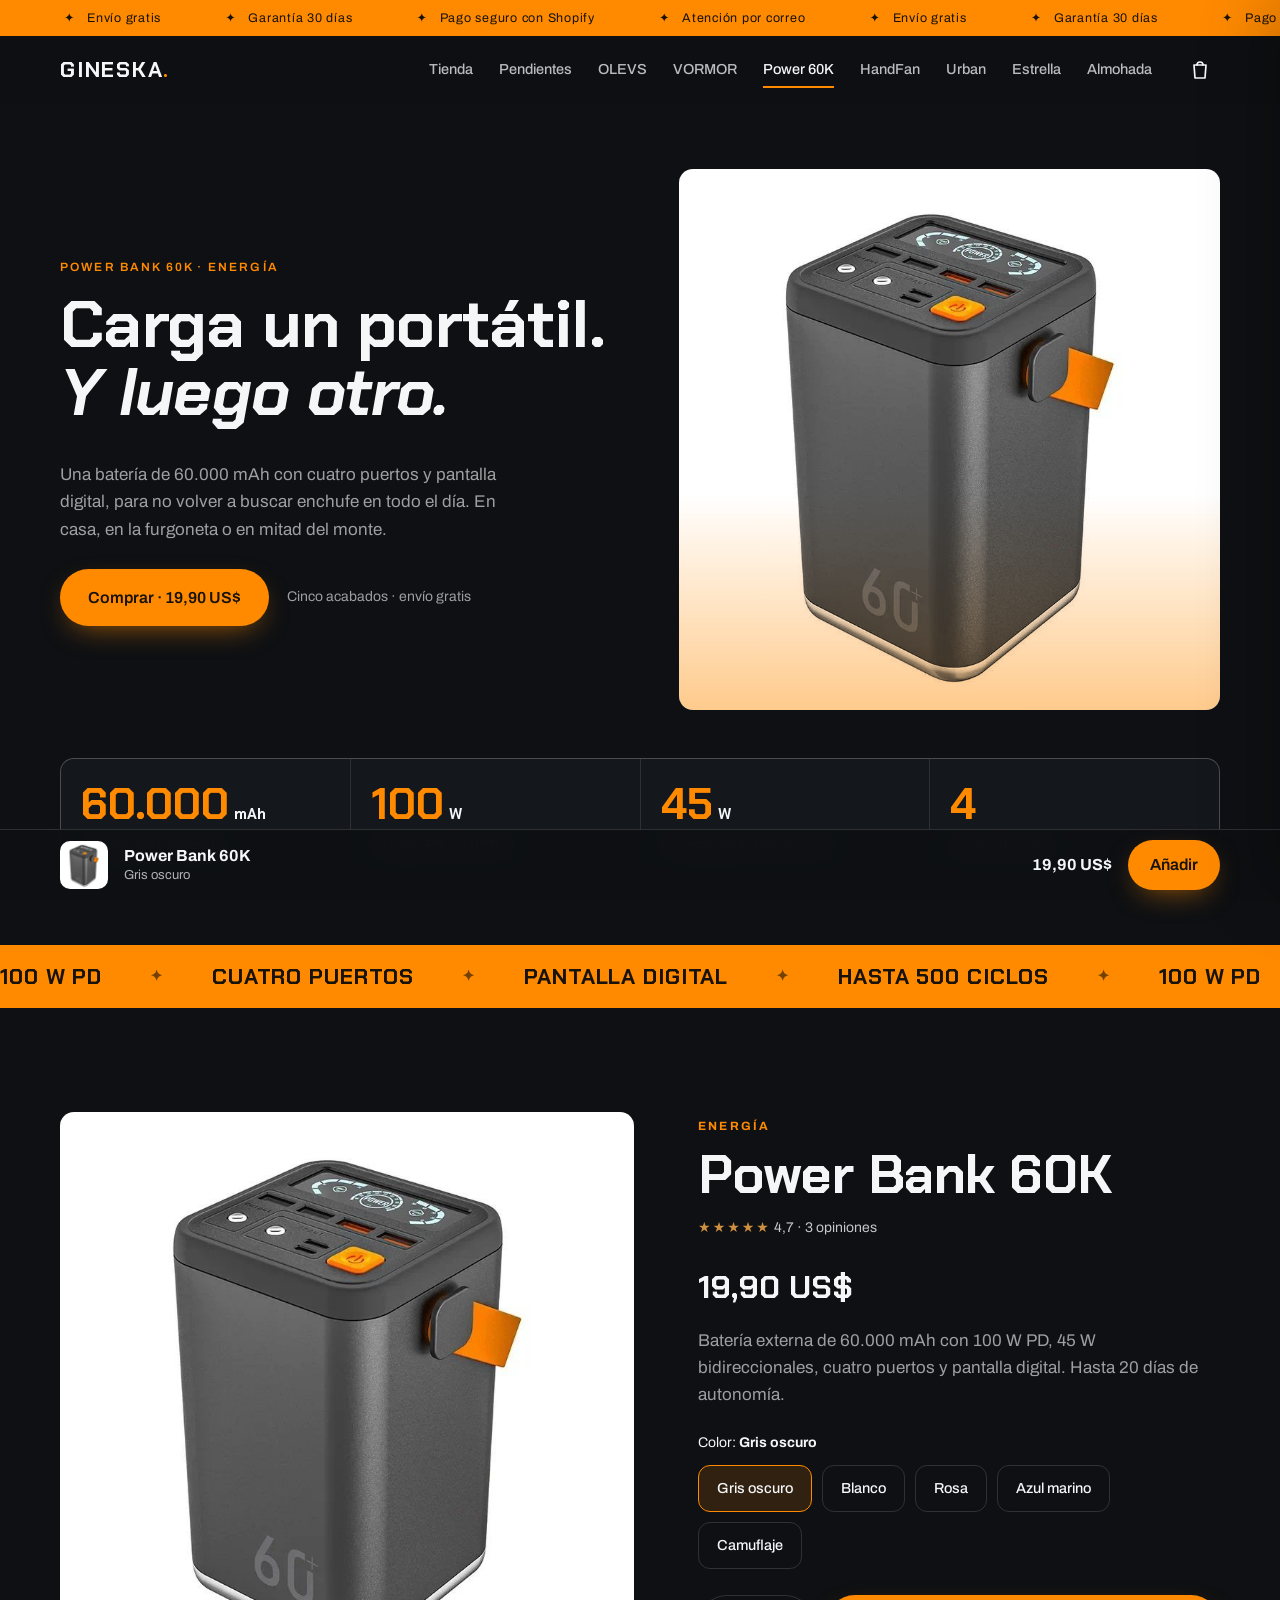
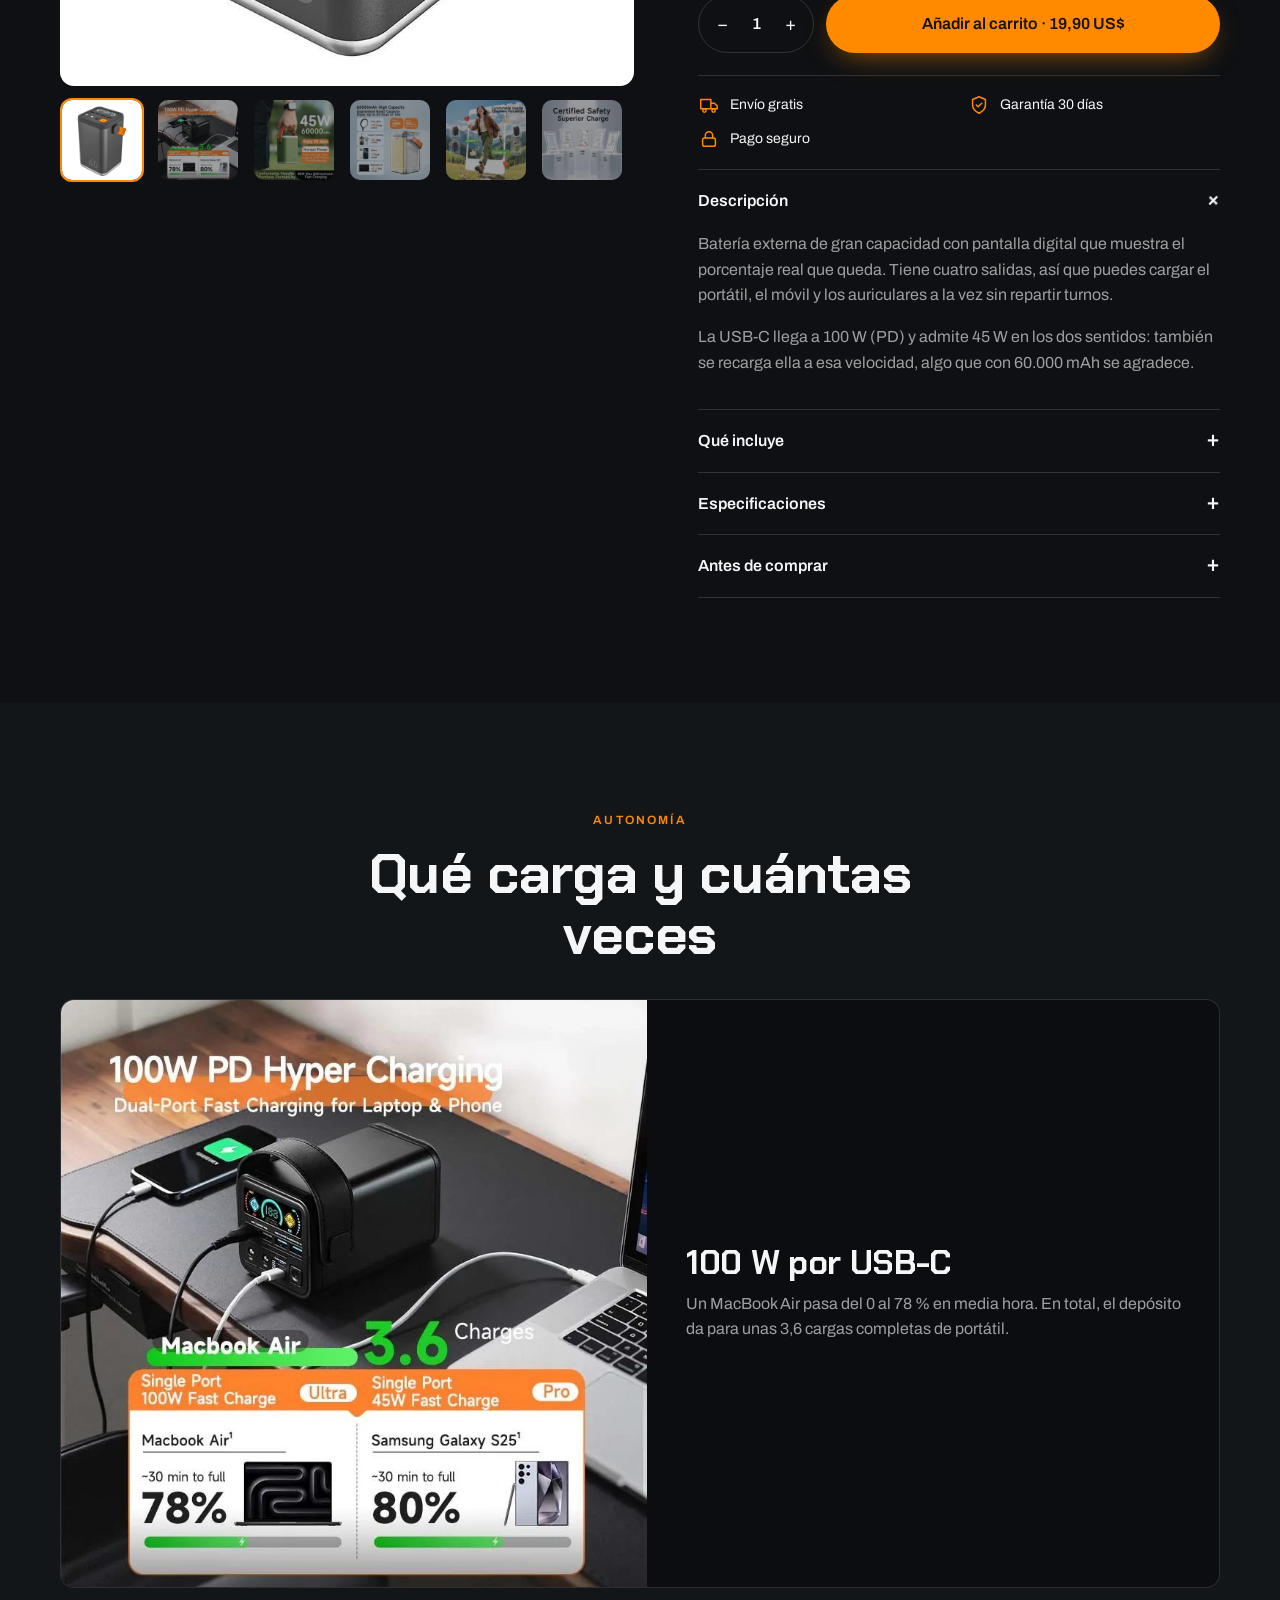
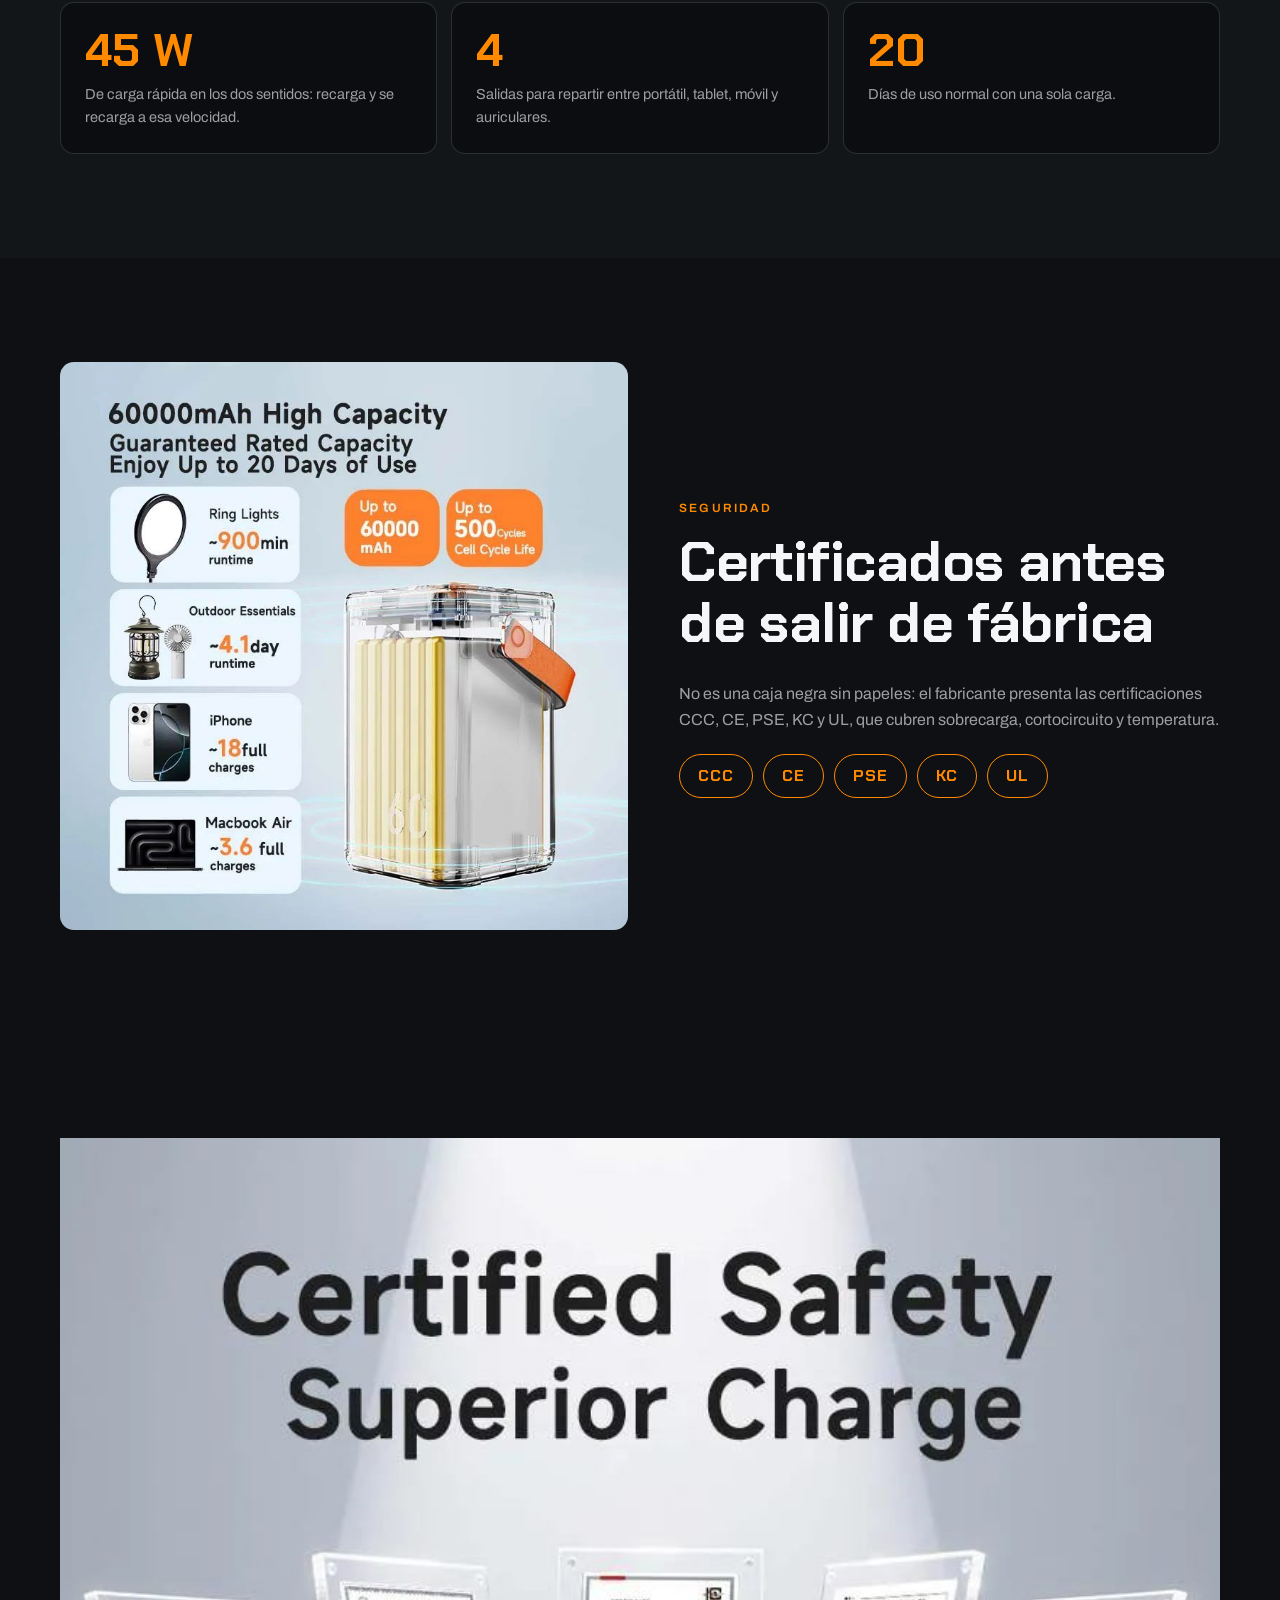
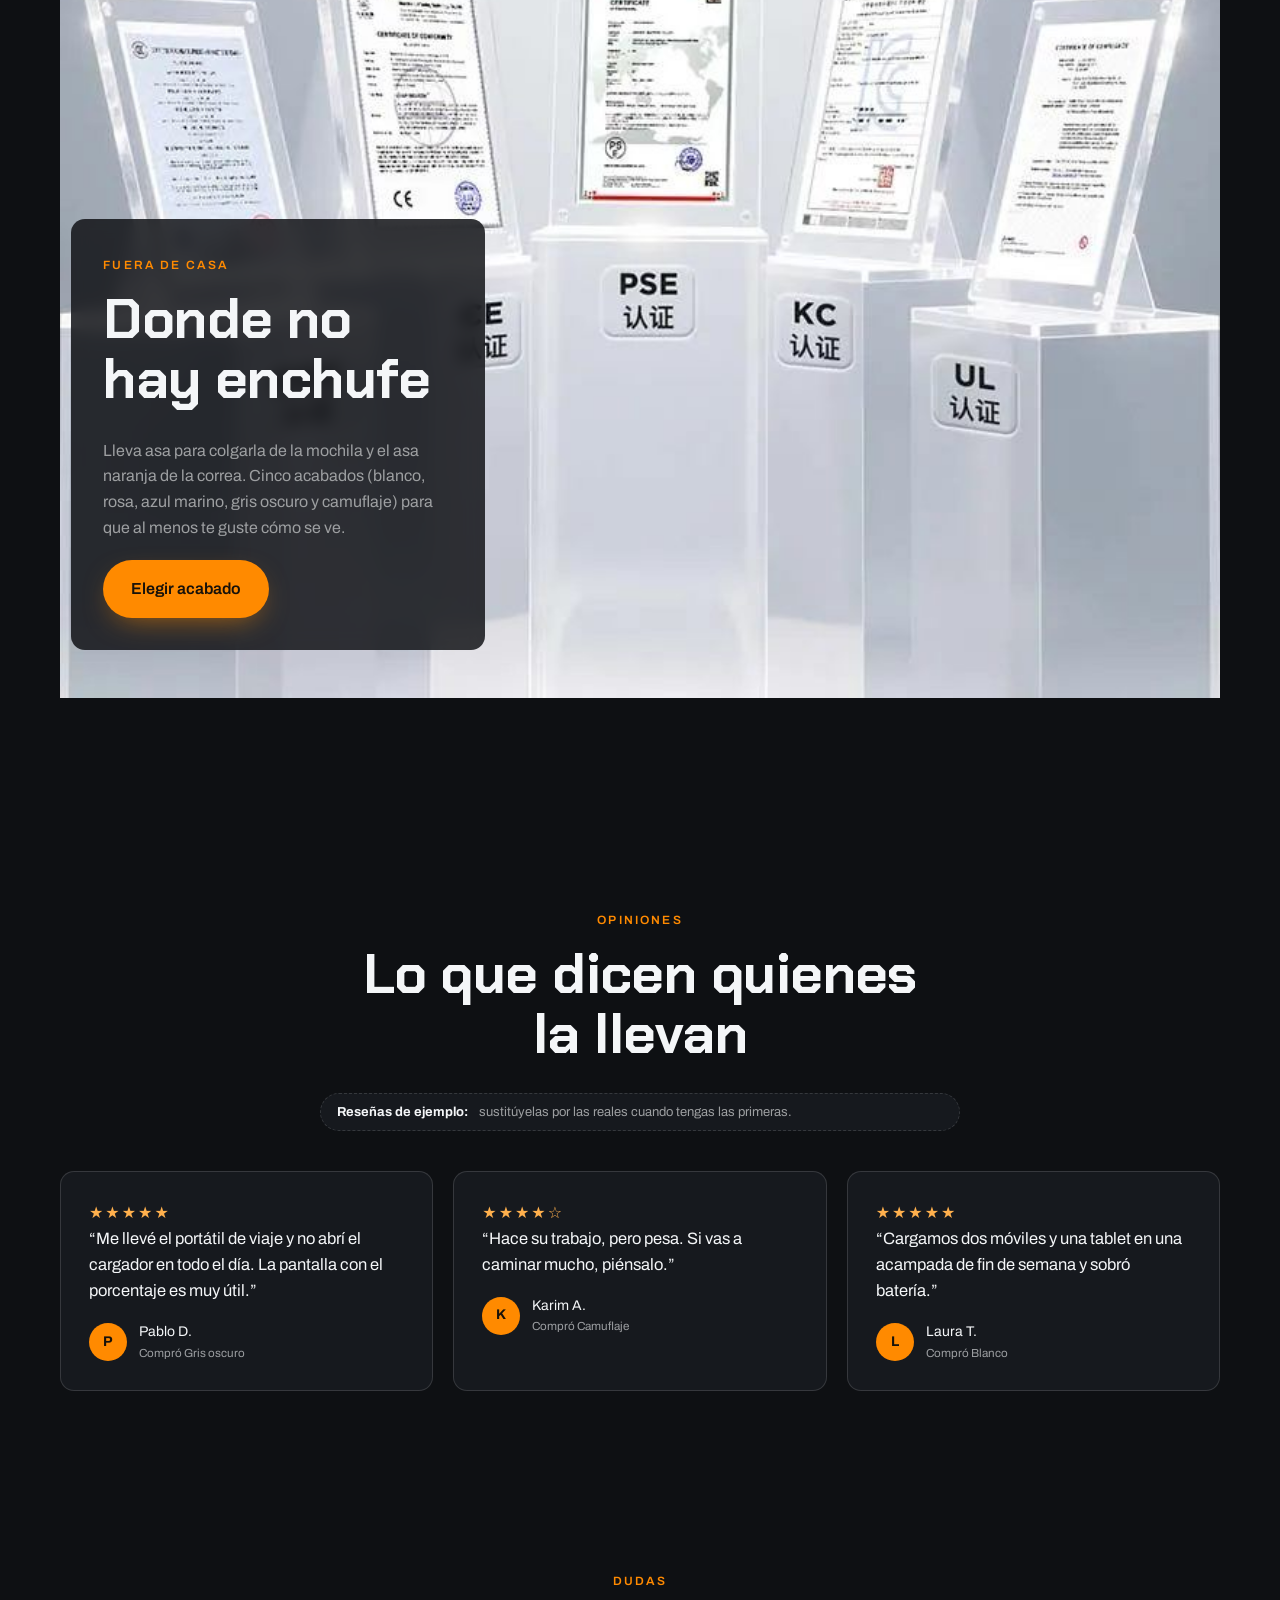
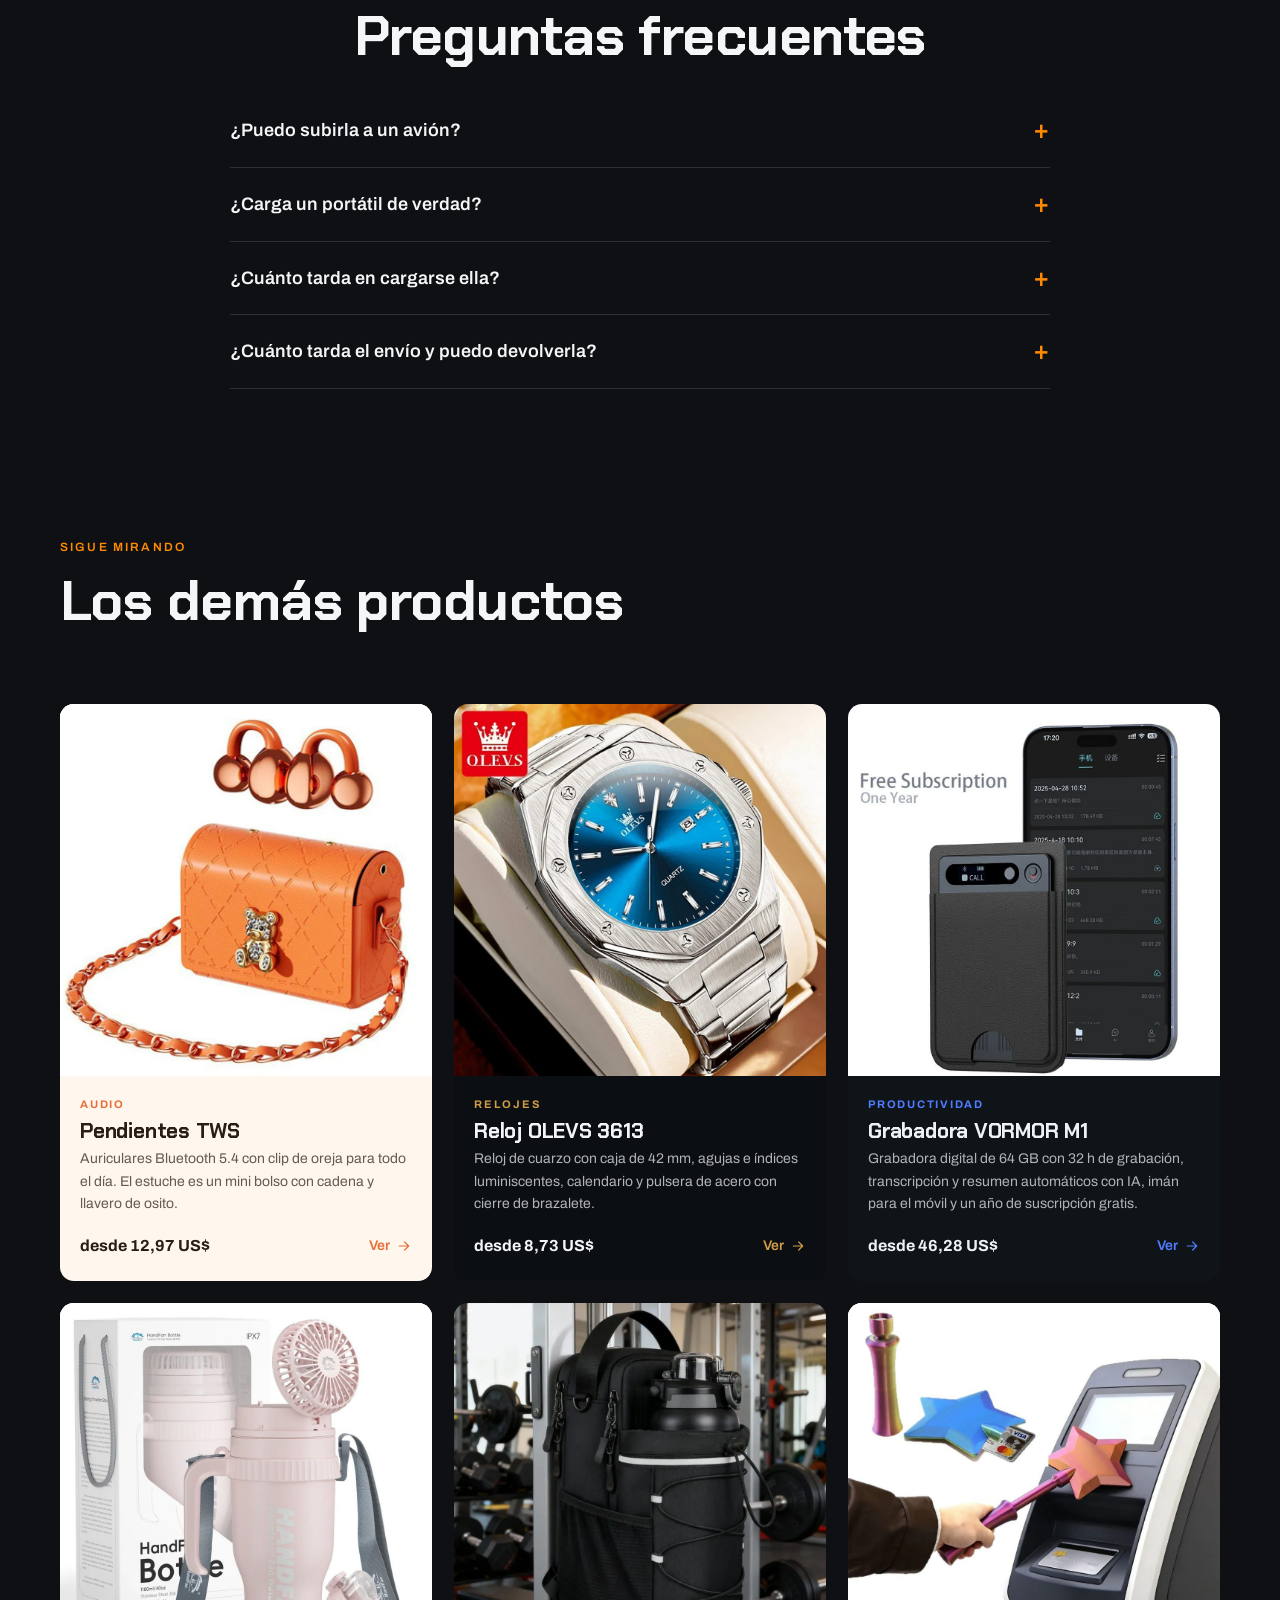
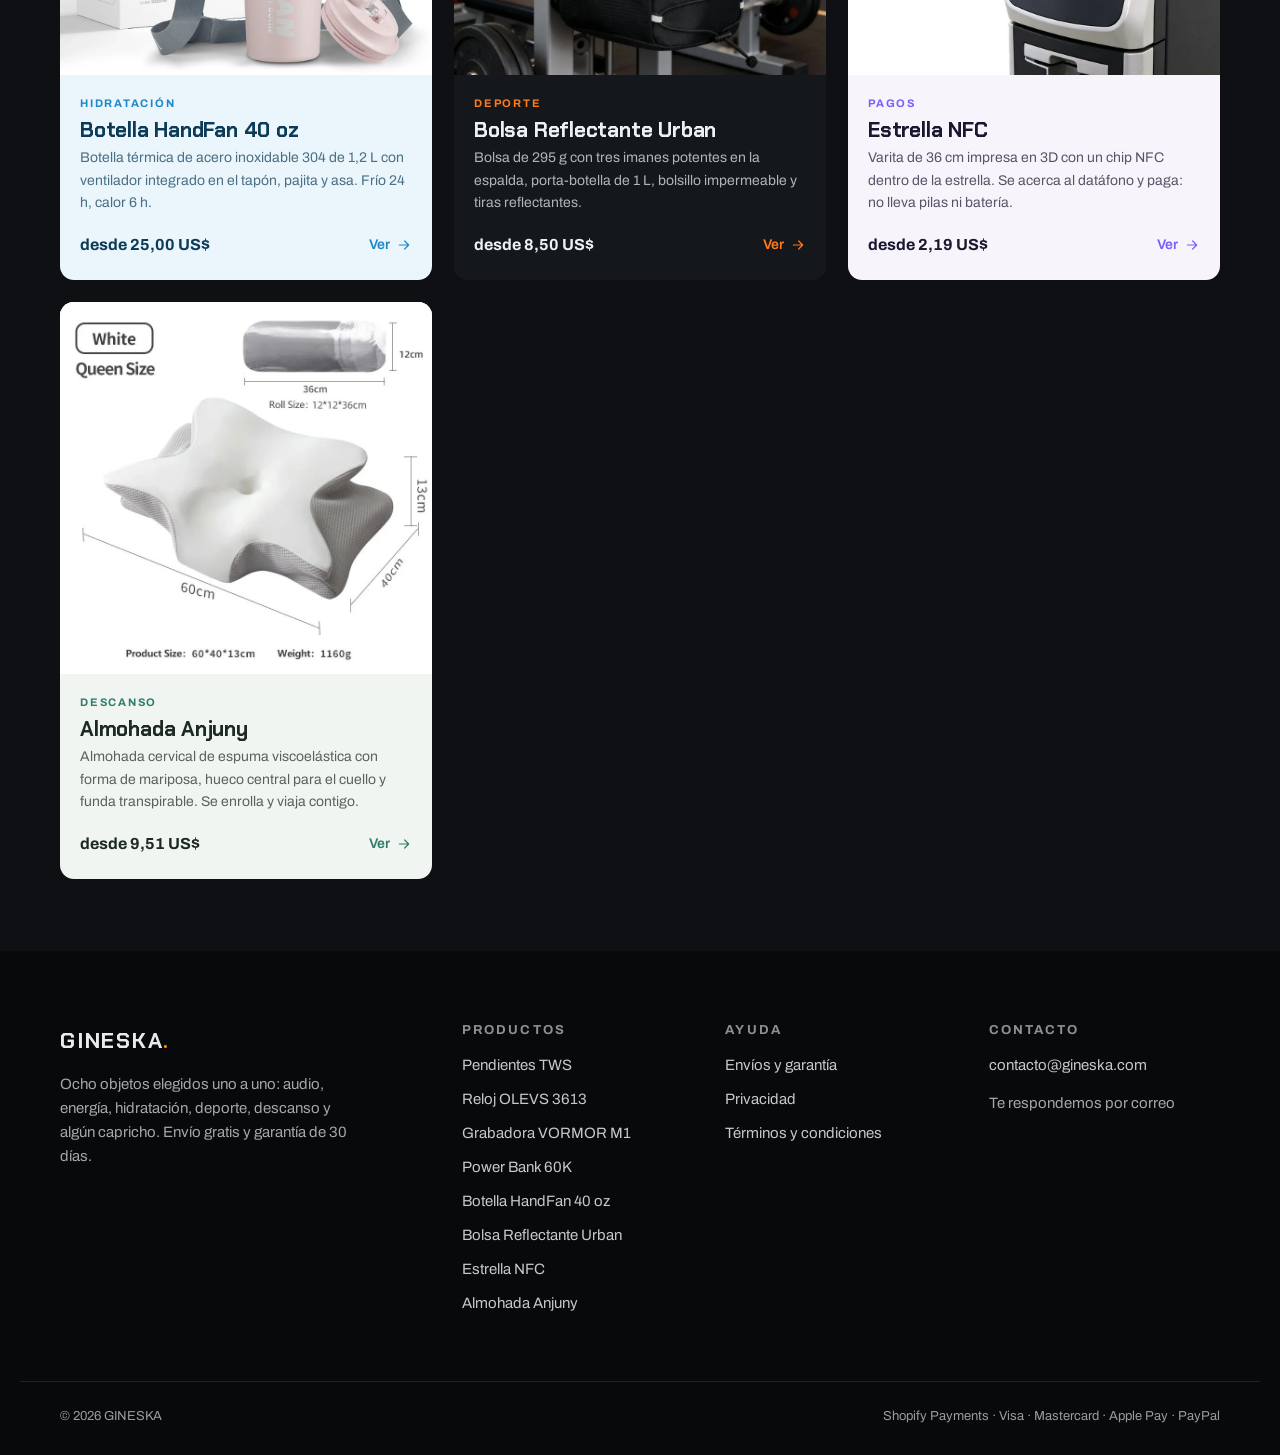
<file: web/producto-power.html>
<!DOCTYPE html>
<html lang="es">
<head>
  <meta charset="UTF-8">
  <meta name="viewport" content="width=device-width, initial-scale=1">
  <title>Power Bank 60K · 60.000 mAh y 100 W PD · GINESKA</title>
  <meta name="description" content="Batería externa de 60.000 mAh con 100 W PD, 45 W bidireccionales, cuatro puertos y pantalla digital. Carga portátiles, tablets y móviles a la vez.">
  <meta name="theme-color" content="#0e1013">
  <link rel="icon" href="data:image/svg+xml,<svg xmlns='http://www.w3.org/2000/svg' viewBox='0 0 64 64'><rect width='64' height='64' rx='14' fill='%230e1013'/><path d='M32 12 20 36h9l-3 16 14-25h-9l3-15Z' fill='%23ff8a00'/></svg>">
  <link rel="preconnect" href="https://fonts.googleapis.com">
  <link rel="preconnect" href="https://fonts.gstatic.com" crossorigin>
  <link href="https://fonts.googleapis.com/css2?family=Chakra+Petch:wght@500;600;700&family=Archivo:wght@400;500;600;700&display=swap" rel="stylesheet">
  <link rel="stylesheet" href="css/base.css">
  <link rel="stylesheet" href="css/tema-power.css">
</head>
<body data-pagina="power">
  <main>
    <!-- Héroe con la cifra protagonista -->
    <section class="bloque pw-heroe">
      <div class="contenedor pw-heroe__grid">
        <div class="pw-heroe__txt">
          <span class="eyebrow rv">Power Bank 60K · Energía</span>
          <h1 class="rv">Carga un portátil.<br><em>Y luego otro.</em></h1>
          <p class="rv">Una batería de 60.000 mAh con cuatro puertos y pantalla digital, para no volver a buscar enchufe en todo el día. En casa, en la furgoneta o en mitad del monte.</p>
          <div class="pw-heroe__cta rv">
            <a href="#comprar" class="boton" data-ir-compra>Comprar · 19,90 US$</a>
            <span class="pw-heroe__meta">Cinco acabados · envío gratis</span>
          </div>
        </div>
        <div class="pw-heroe__prod rv">
          <img src="img/power-1.jpg" alt="Power bank de 60.000 mAh en gris oscuro, con pantalla digital">
          <span class="pw-heroe__glow"></span>
        </div>
      </div>
      <div class="contenedor">
        <div class="pw-datos">
          <div class="rv"><strong><span data-count="60000">60000</span><small>mAh</small></strong><span>de capacidad declarada</span></div>
          <div class="rv"><strong><span data-count="100">100</span><small>W</small></strong><span>de carga PD por USB-C</span></div>
          <div class="rv"><strong><span data-count="45">45</span><small>W</small></strong><span>de carga rápida bidireccional</span></div>
          <div class="rv"><strong><span data-count="4">4</span></strong><span>puertos de salida</span></div>
        </div>
      </div>
    </section>

    <!-- Marquesina (costura) -->
    <section class="pw-marquesina" aria-label="Ventajas">
      <div class="marquesina" style="--vel:28s">
        <div class="marquesina__pista">
          <span>100 W PD</span><span>✦</span><span>Cuatro puertos</span><span>✦</span><span>Pantalla digital</span><span>✦</span><span>Hasta 500 ciclos</span><span>✦</span>
          <span>100 W PD</span><span>✦</span><span>Cuatro puertos</span><span>✦</span><span>Pantalla digital</span><span>✦</span><span>Hasta 500 ciclos</span><span>✦</span>
        </div>
      </div>
    </section>

    <!-- Bloque de compra -->
    <section class="bloque" id="comprar">
      <div class="contenedor ficha" data-comprar="power">
        <div class="detalles">
          <details open><summary>Descripción</summary><div><p>Batería externa de gran capacidad con pantalla digital que muestra el porcentaje real que queda. Tiene cuatro salidas, así que puedes cargar el portátil, el móvil y los auriculares a la vez sin repartir turnos.</p><p>La USB-C llega a 100 W (PD) y admite 45 W en los dos sentidos: también se recarga ella a esa velocidad, algo que con 60.000 mAh se agradece.</p></div></details>
          <details><summary>Qué incluye</summary><div><ul><li>Power bank de 60.000 mAh</li><li>Cable de carga</li><li>Manual de instrucciones</li></ul></div></details>
          <details><summary>Especificaciones</summary><div><ul><li>Capacidad: 60.000 mAh (declarada por el fabricante)</li><li>Salida USB-C PD: hasta 100 W</li><li>Carga rápida bidireccional: 45 W</li><li>Cuatro puertos de salida</li><li>Pantalla digital con porcentaje</li><li>Vida útil: hasta 500 ciclos de carga</li></ul></div></details>
          <details><summary>Antes de comprar</summary><div><ul><li>Es grande y pesada: está pensada para llevar en mochila, no en el bolsillo.</li><li>Para cargar un portátil necesitas un cable USB-C a USB-C que soporte 100 W (no incluido).</li><li>Los mAh son los que declara el fabricante; la energía útil entregada siempre es algo menor.</li></ul></div></details>
        </div>
      </div>
    </section>

    <!-- Bento: qué carga y cuánto -->
    <section class="bloque pw-bento-sec">
      <div class="contenedor">
        <div class="centro"><span class="eyebrow rv">Autonomía</span><h2 class="titulo-seccion rv">Qué carga y cuántas veces</h2></div>
        <div class="pw-bento">
          <div class="pw-bento__grande rv">
            <img src="img/power-3.jpg" alt="Power bank cargando un portátil y un móvil a la vez con 100 W">
            <div>
              <h3>100 W por USB-C</h3>
              <p>Un MacBook Air pasa del 0 al 78 % en media hora. En total, el depósito da para unas 3,6 cargas completas de portátil.</p>
            </div>
          </div>
          <div class="pw-bento__mini rv"><strong>45 W</strong><p>De carga rápida en los dos sentidos: recarga y se recarga a esa velocidad.</p></div>
          <div class="pw-bento__mini rv"><strong>4</strong><p>Salidas para repartir entre portátil, tablet, móvil y auriculares.</p></div>
          <div class="pw-bento__mini rv"><strong>20</strong><p>Días de uso normal con una sola carga.</p></div>
        </div>
      </div>
    </section>

    <!-- Certificados reales -->
    <section class="bloque pw-certs">
      <div class="contenedor pw-certs__grid">
        <div class="pw-certs__img rv"><img src="img/power-5.jpg" alt="Certificados de seguridad del power bank: CCC, CE, PSE, KC y UL" loading="lazy"></div>
        <div class="rv">
          <span class="eyebrow">Seguridad</span>
          <h2 class="titulo-seccion">Certificados antes de salir de fábrica</h2>
          <p class="pw-muted">No es una caja negra sin papeles: el fabricante presenta las certificaciones CCC, CE, PSE, KC y UL, que cubren sobrecarga, cortocircuito y temperatura.</p>
          <ul class="pw-chips">
            <li>CCC</li><li>CE</li><li>PSE</li><li>KC</li><li>UL</li>
          </ul>
        </div>
      </div>
    </section>

    <!-- Uso en exterior -->
    <section class="bloque pw-panorama">
      <div class="contenedor pw-panorama__caja rv">
        <img src="img/power-2.jpg" alt="Persona llevando el power bank por el asa en el campo">
        <div class="pw-panorama__txt">
          <span class="eyebrow">Fuera de casa</span>
          <h2 class="titulo-seccion">Donde no hay enchufe</h2>
          <p>Lleva asa para colgarla de la mochila y el asa naranja de la correa. Cinco acabados (blanco, rosa, azul marino, gris oscuro y camuflaje) para que al menos te guste cómo se ve.</p>
          <a href="#comprar" class="boton" data-ir-compra>Elegir acabado</a>
        </div>
      </div>
    </section>

    <!-- Reseñas (de ejemplo) -->
    <section class="bloque" id="resenas">
      <div class="contenedor">
        <div class="centro"><span class="eyebrow rv">Opiniones</span><h2 class="titulo-seccion rv">Lo que dicen quienes la llevan</h2></div>
        <p class="nota-demo rv" style="display:flex;margin:18px auto 0;max-width:640px;text-align:center"><strong>Reseñas de ejemplo:</strong>&nbsp;sustitúyelas por las reales cuando tengas las primeras.</p>
        <div class="resenas" style="margin-top:40px">
          <article class="resena rv"><div class="estrellas">★★★★★</div><p>“Me llevé el portátil de viaje y no abrí el cargador en todo el día. La pantalla con el porcentaje es muy útil.”</p><footer><span class="avatar">P</span><div>Pablo D.<small>Compró Gris oscuro</small></div></footer></article>
          <article class="resena rv"><div class="estrellas">★★★★☆</div><p>“Hace su trabajo, pero pesa. Si vas a caminar mucho, piénsalo.”</p><footer><span class="avatar">K</span><div>Karim A.<small>Compró Camuflaje</small></div></footer></article>
          <article class="resena rv"><div class="estrellas">★★★★★</div><p>“Cargamos dos móviles y una tablet en una acampada de fin de semana y sobró batería.”</p><footer><span class="avatar">L</span><div>Laura T.<small>Compró Blanco</small></div></footer></article>
        </div>
      </div>
    </section>

    <!-- Preguntas -->
    <section class="bloque bloque--denso">
      <div class="contenedor">
        <div class="centro"><span class="eyebrow rv">Dudas</span><h2 class="titulo-seccion rv">Preguntas frecuentes</h2></div>
        <div class="faq rv">
          <details><summary>¿Puedo subirla a un avión?</summary><p>Las baterías de litio de más de 100 Wh necesitan autorización de la aerolínea, y esta pasa de ese límite. Consúltalo antes de volar.</p></details>
          <details><summary>¿Carga un portátil de verdad?</summary><p>Sí, por la salida USB-C de 100 W, siempre que uses un cable USB-C a USB-C preparado para esa potencia.</p></details>
          <details><summary>¿Cuánto tarda en cargarse ella?</summary><p>Admite 45 W en entrada. Con un cargador rápido de esa potencia se recarga en unas 5-6 horas; con uno lento, mucho más.</p></details>
          <details><summary>¿Cuánto tarda el envío y puedo devolverla?</summary><p>El envío es gratis y el plazo se calcula al finalizar la compra. Tienes 30 días de garantía: escríbenos a contacto@gineska.com.</p></details>
        </div>
      </div>
    </section>

    <!-- Otros productos -->
    <section class="bloque bloque--denso">
      <div class="contenedor">
        <div class="cabecera-seccion"><div><span class="eyebrow rv">Sigue mirando</span><h2 class="titulo-seccion rv">Los demás productos</h2></div></div>
        <div class="rejilla rejilla--3" data-relacionados="power"></div>
      </div>
    </section>
  </main>

  <script src="js/config.js"></script>
  <script src="js/productos.js"></script>
  <script src="js/app.js"></script>
</body>
</html>
</file>
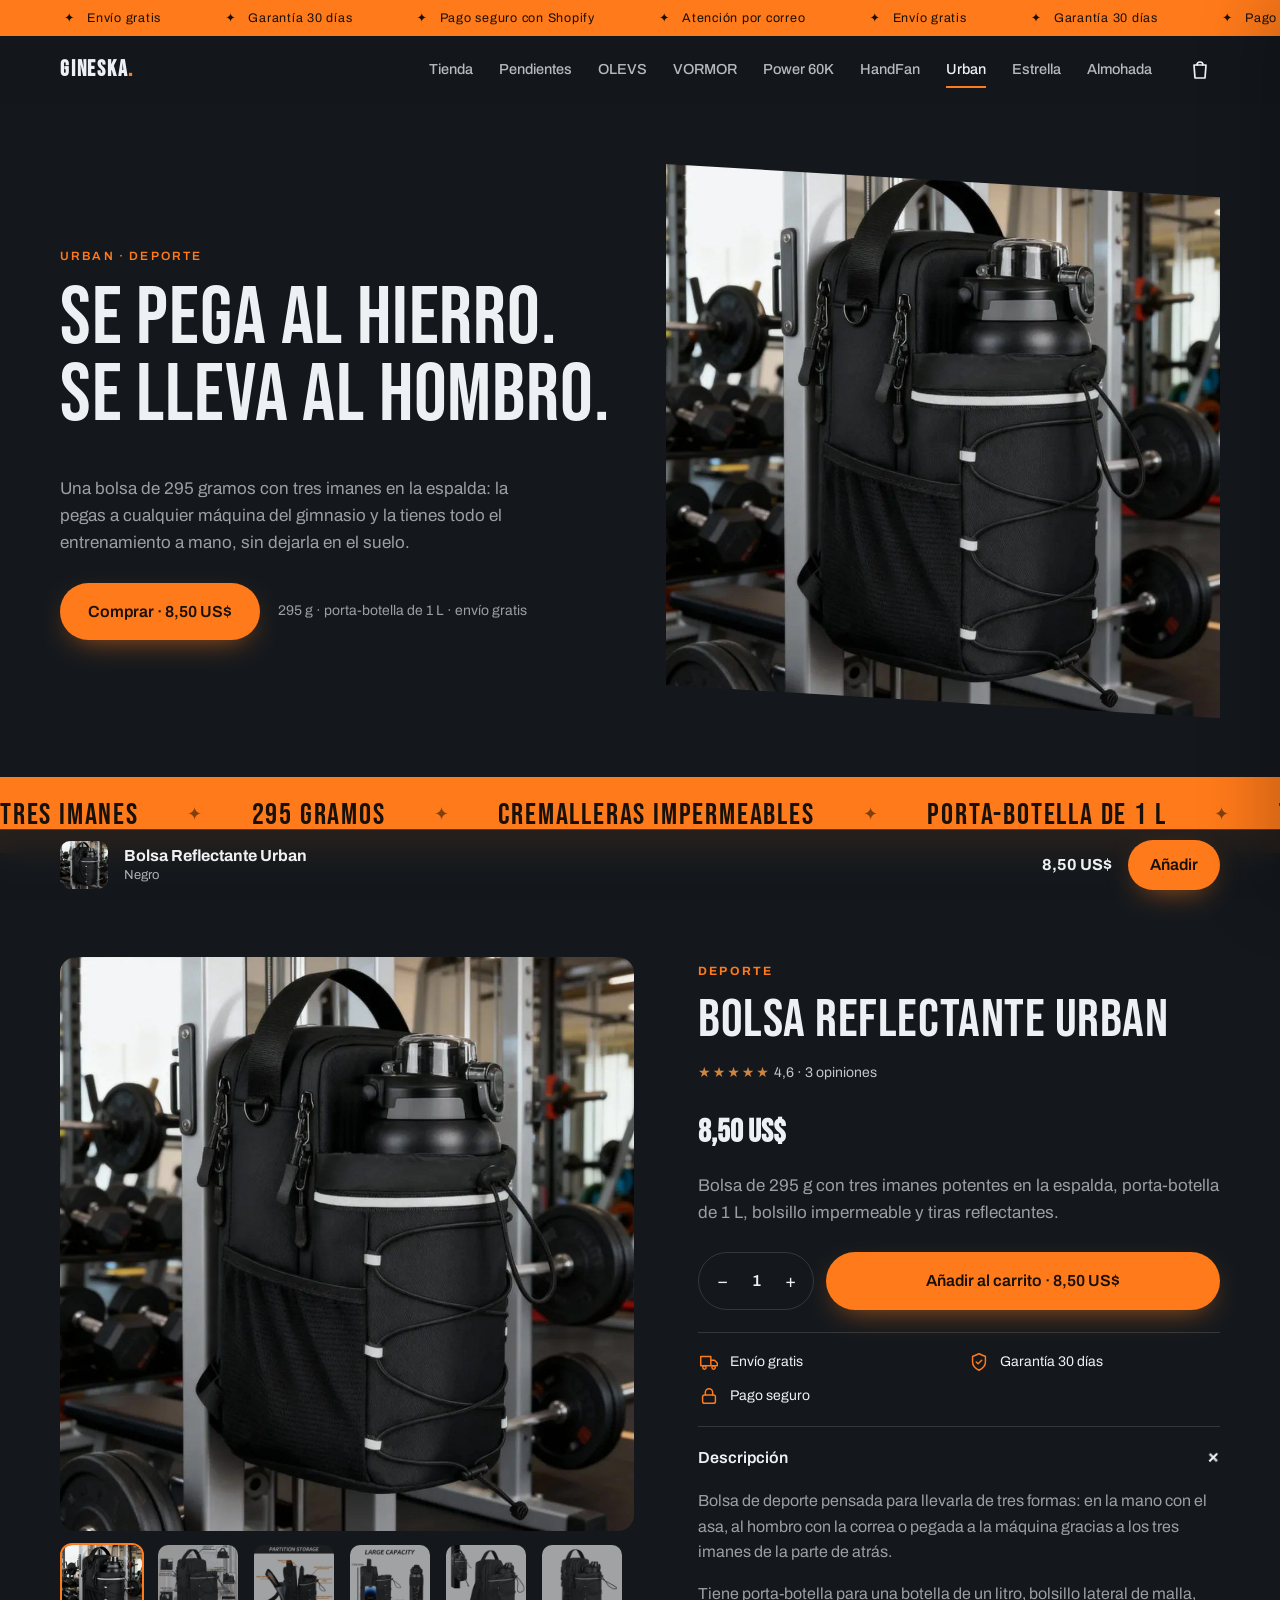
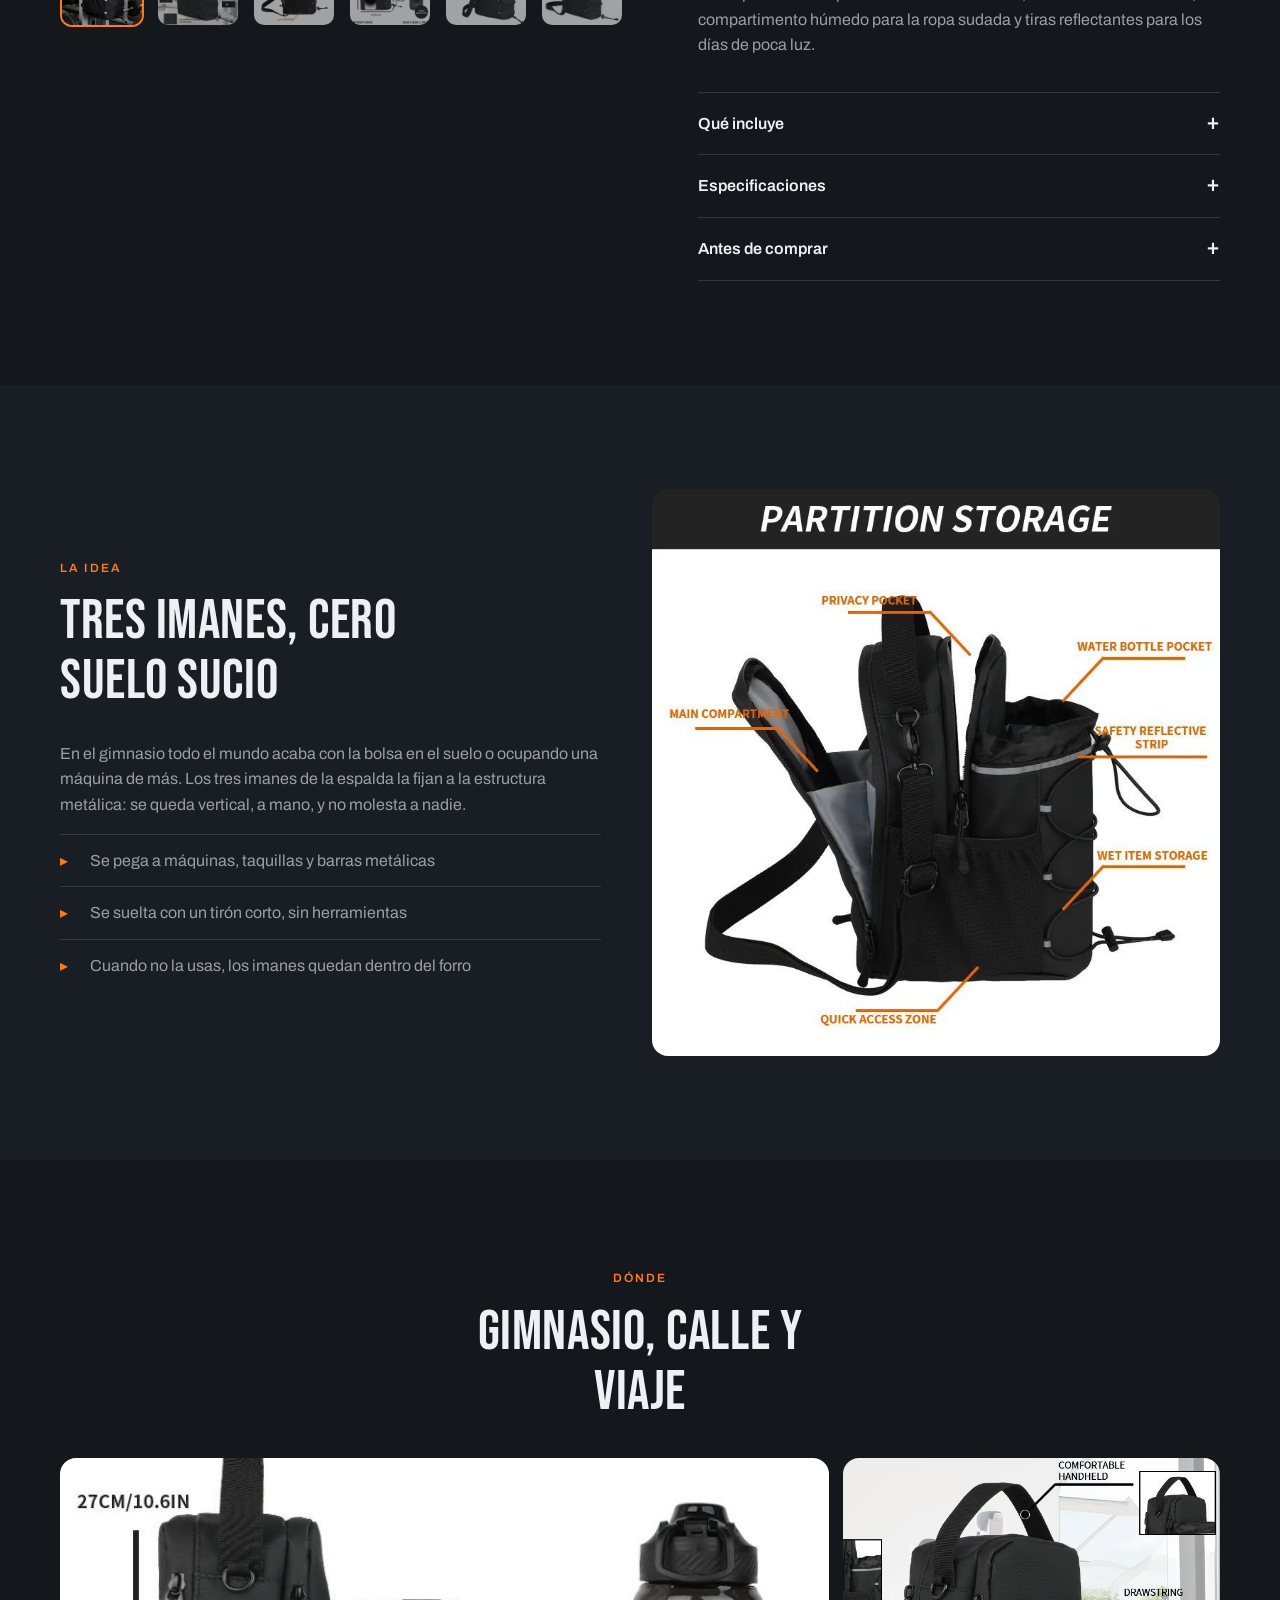
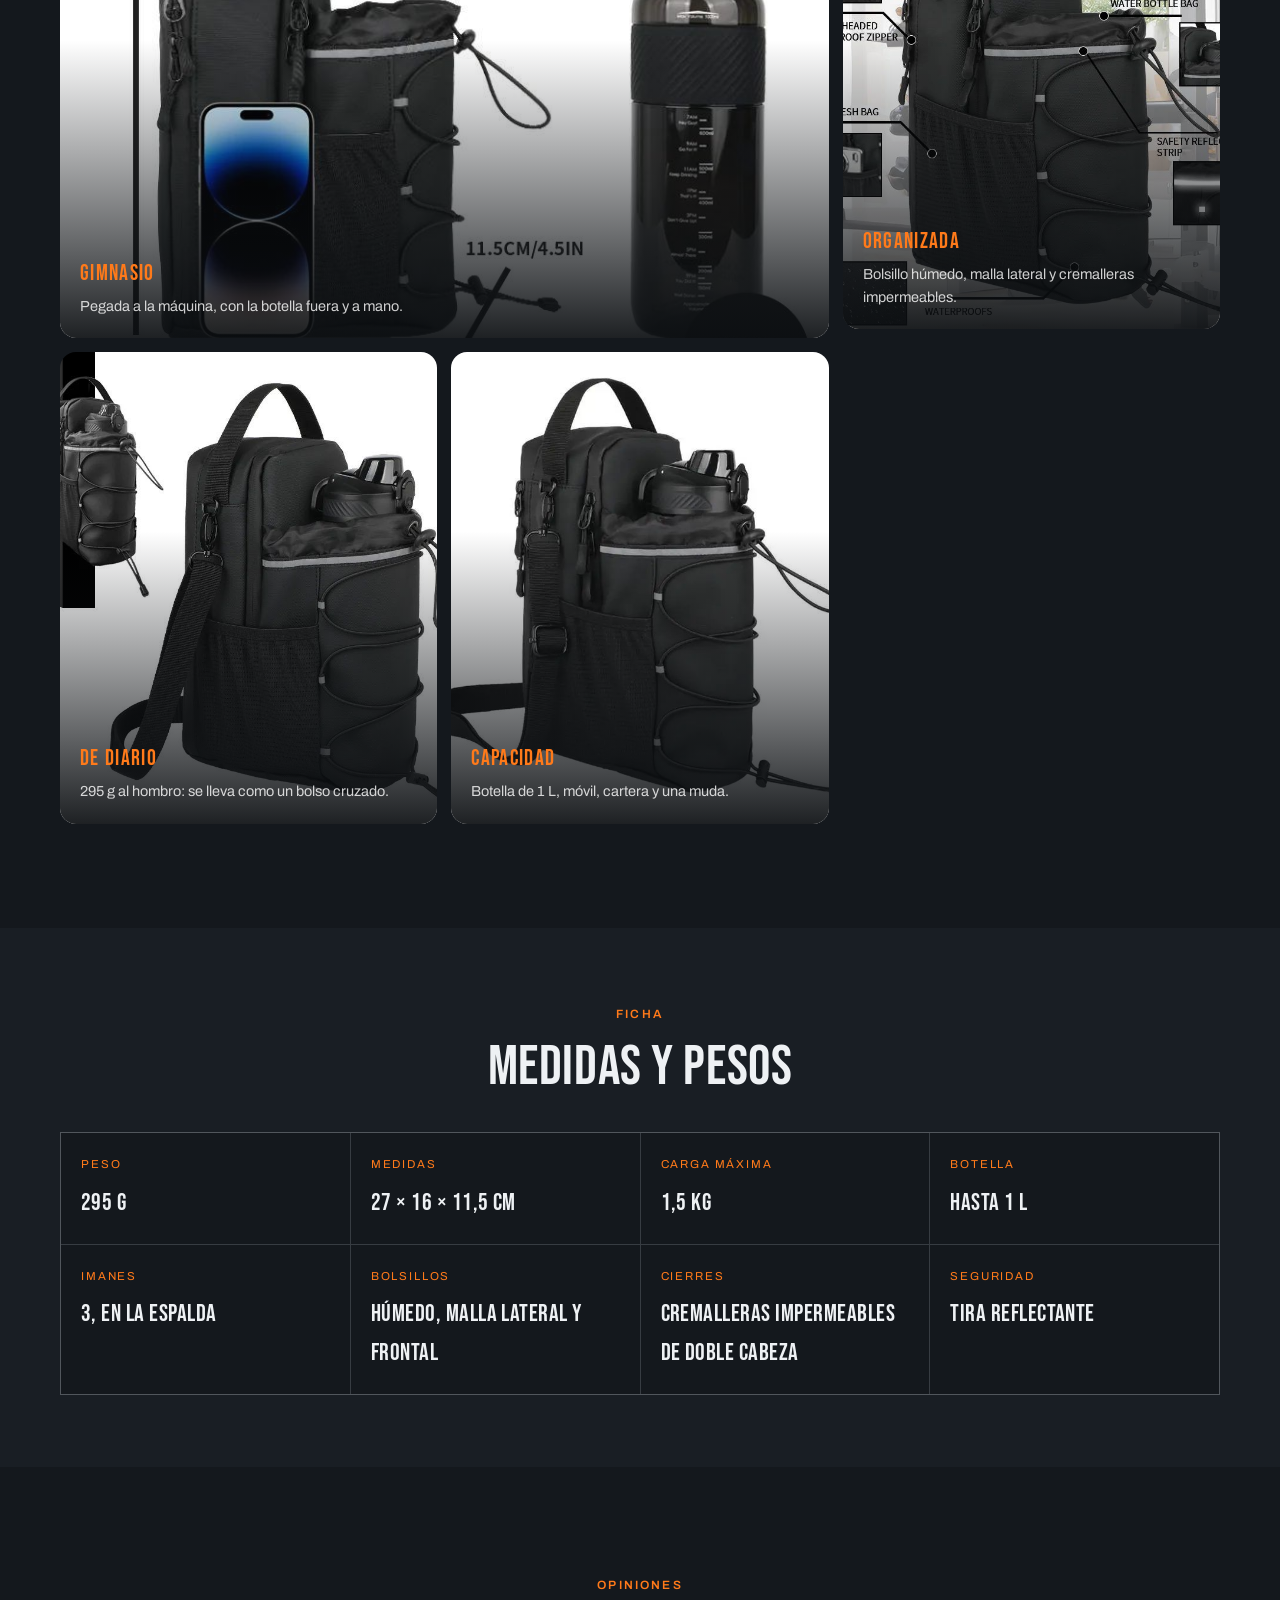
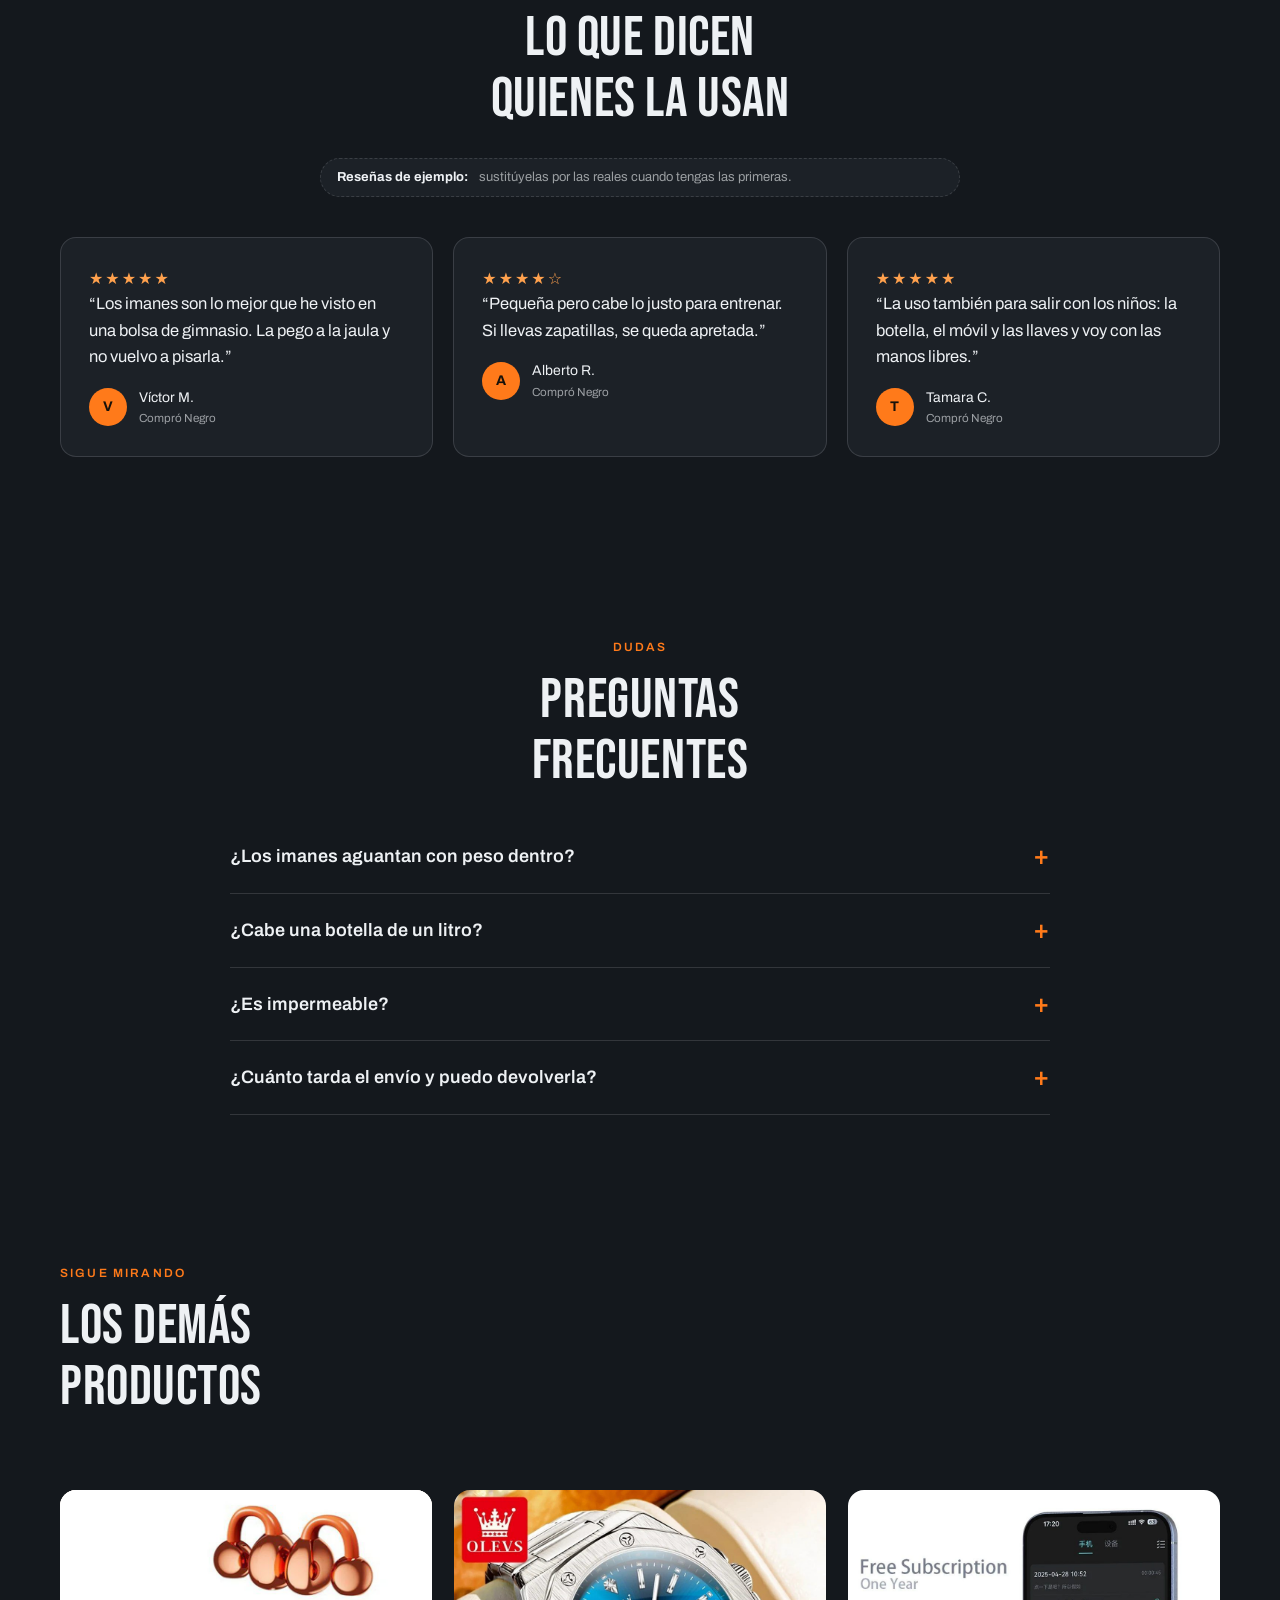
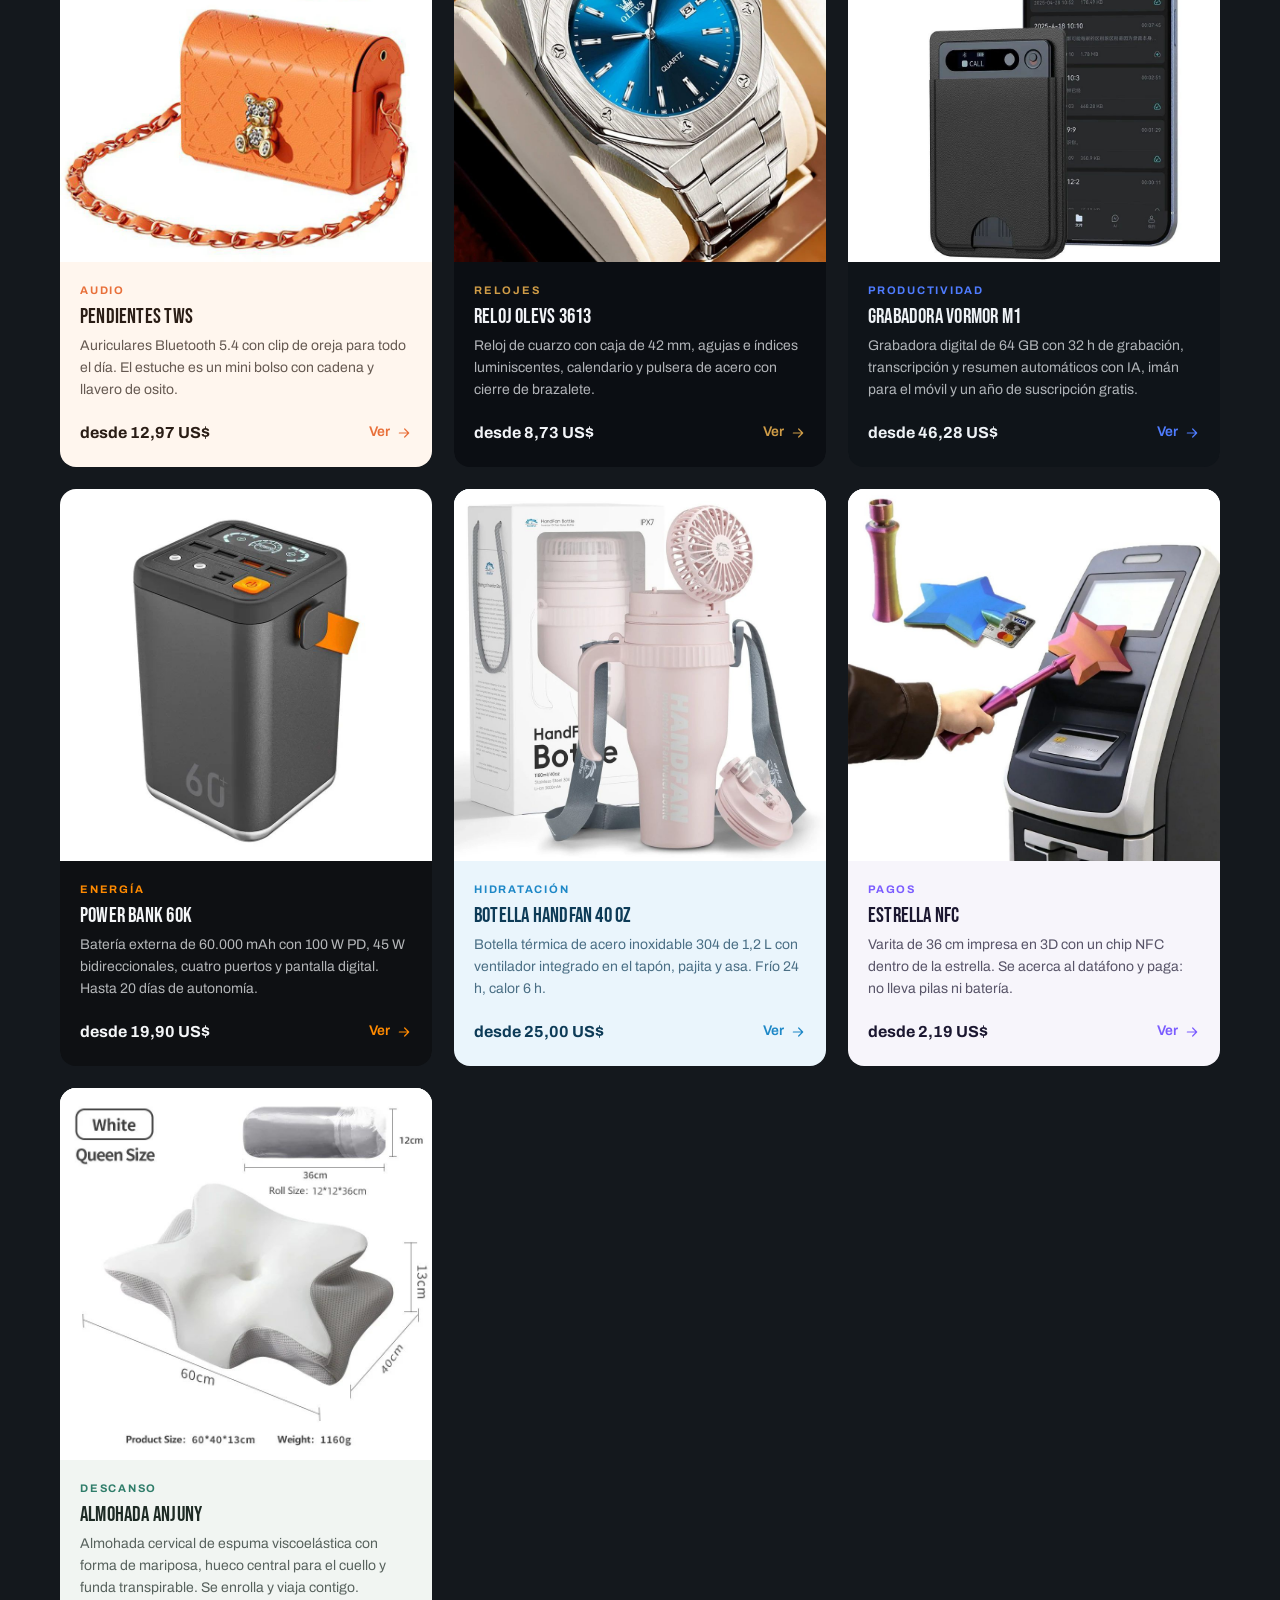
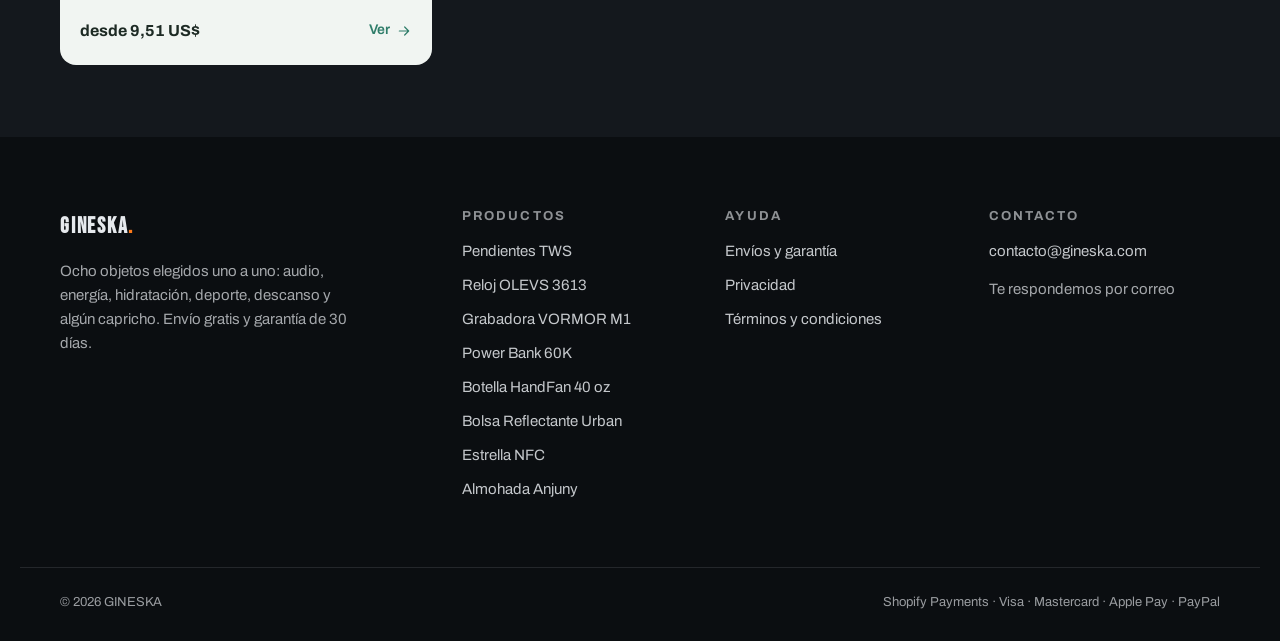
<file: web/producto-urban.html>
<!DOCTYPE html>
<html lang="es">
<head>
  <meta charset="UTF-8">
  <meta name="viewport" content="width=device-width, initial-scale=1">
  <title>Bolsa Reflectante Urban · 295 g y tres imanes · GINESKA</title>
  <meta name="description" content="Bolsa de deporte con tres imanes potentes para pegarla al hierro, porta-botella de 1 L, bolsillos impermeables y tiras reflectantes. 295 gramos.">
  <meta name="theme-color" content="#14181d">
  <link rel="icon" href="data:image/svg+xml,<svg xmlns='http://www.w3.org/2000/svg' viewBox='0 0 64 64'><rect width='64' height='64' rx='14' fill='%2314181d'/><path d='M20 24h24v20a4 4 0 0 1-4 4H24a4 4 0 0 1-4-4V24Z' fill='none' stroke='%23ff7a1a' stroke-width='5'/><path d='M26 24v-4a6 6 0 0 1 12 0v4' fill='none' stroke='%23ff7a1a' stroke-width='5'/></svg>">
  <link rel="preconnect" href="https://fonts.googleapis.com">
  <link rel="preconnect" href="https://fonts.gstatic.com" crossorigin>
  <link href="https://fonts.googleapis.com/css2?family=Bebas+Neue&family=Archivo:wght@400;500;600;700&display=swap" rel="stylesheet">
  <link rel="stylesheet" href="css/base.css">
  <link rel="stylesheet" href="css/tema-urban.css">
</head>
<body data-pagina="urban">
  <main>
    <!-- Héroe partido con diagonal -->
    <section class="bloque ur-heroe">
      <div class="contenedor ur-heroe__grid">
        <div class="ur-heroe__txt">
          <span class="eyebrow rv">Urban · Deporte</span>
          <h1 class="rv">Se pega al hierro.<br>Se lleva al hombro.</h1>
          <p class="rv">Una bolsa de 295 gramos con tres imanes en la espalda: la pegas a cualquier máquina del gimnasio y la tienes todo el entrenamiento a mano, sin dejarla en el suelo.</p>
          <div class="ur-heroe__cta rv">
            <a href="#comprar" class="boton" data-ir-compra>Comprar · 8,50 US$</a>
            <span class="ur-heroe__meta">295 g · porta-botella de 1 L · envío gratis</span>
          </div>
        </div>
        <div class="ur-heroe__foto rv">
          <img src="img/urban-1.jpg" alt="Bolsa de deporte negra con correas y tiras reflectantes">
        </div>
      </div>
    </section>

    <!-- Marquesina (costura) -->
    <section class="ur-marquesina" aria-label="Ventajas">
      <div class="marquesina" style="--vel:26s">
        <div class="marquesina__pista">
          <span>Tres imanes</span><span>✦</span><span>295 gramos</span><span>✦</span><span>Cremalleras impermeables</span><span>✦</span><span>Porta-botella de 1 L</span><span>✦</span>
          <span>Tres imanes</span><span>✦</span><span>295 gramos</span><span>✦</span><span>Cremalleras impermeables</span><span>✦</span><span>Porta-botella de 1 L</span><span>✦</span>
        </div>
      </div>
    </section>

    <!-- Bloque de compra -->
    <section class="bloque" id="comprar">
      <div class="contenedor ficha" data-comprar="urban">
        <div class="detalles">
          <details open><summary>Descripción</summary><div><p>Bolsa de deporte pensada para llevarla de tres formas: en la mano con el asa, al hombro con la correa o pegada a la máquina gracias a los tres imanes de la parte de atrás.</p><p>Tiene porta-botella para una botella de un litro, bolsillo lateral de malla, compartimento húmedo para la ropa sudada y tiras reflectantes para los días de poca luz.</p></div></details>
          <details><summary>Qué incluye</summary><div><ul><li>Bolsa Urban negra</li><li>Correa de hombro ajustable</li><li>Asa de mano</li></ul></div></details>
          <details><summary>Especificaciones</summary><div><ul><li>Peso: 295 g</li><li>Medidas: 27 × 16 × 11,5 cm</li><li>Carga máxima: 1,5 kg</li><li>Porta-botella para 1 L</li><li>Tres imanes potentes en la espalda</li><li>Cremalleras impermeables de doble cabeza</li><li>Bolsillo húmedo y bolsillo lateral de malla</li><li>Tira reflectante de seguridad</li></ul></div></details>
          <details><summary>Antes de comprar</summary><div><ul><li>Es compacta: cabe un cambio de ropa y una botella, no una maleta de gimnasio.</li><li>Los imanes agarran en superficies metálicas; en paredes o plásticos no.</li><li>Soporta hasta 1,5 kg de peso.</li></ul></div></details>
        </div>
      </div>
    </section>

    <!-- Los imanes -->
    <section class="bloque ur-imanes">
      <div class="contenedor ur-imanes__grid">
        <div class="rv">
          <span class="eyebrow">La idea</span>
          <h2 class="titulo-seccion">Tres imanes, cero suelo sucio</h2>
          <p class="ur-muted">En el gimnasio todo el mundo acaba con la bolsa en el suelo o ocupando una máquina de más. Los tres imanes de la espalda la fijan a la estructura metálica: se queda vertical, a mano, y no molesta a nadie.</p>
          <ul class="ur-lista">
            <li>Se pega a máquinas, taquillas y barras metálicas</li>
            <li>Se suelta con un tirón corto, sin herramientas</li>
            <li>Cuando no la usas, los imanes quedan dentro del forro</li>
          </ul>
        </div>
        <div class="ur-imanes__img rv"><img src="img/urban-4.jpg" alt="Esquema de los tres imanes en la parte trasera de la bolsa" loading="lazy"></div>
      </div>
    </section>

    <!-- Mosaico de usos -->
    <section class="bloque ur-usos">
      <div class="contenedor">
        <div class="centro"><span class="eyebrow rv">Dónde</span><h2 class="titulo-seccion rv">Gimnasio, calle y viaje</h2></div>
        <div class="ur-mosaico">
          <a class="ur-celda ur-celda--ancha rv" href="#comprar">
            <img src="img/urban-2.jpg" alt="Bolsa Urban colgada en el gimnasio" loading="lazy">
            <div><span>Gimnasio</span><p>Pegada a la máquina, con la botella fuera y a mano.</p></div>
          </a>
          <a class="ur-celda rv" href="#comprar">
            <img src="img/urban-3.jpg" alt="Organización interior de la bolsa" loading="lazy">
            <div><span>Organizada</span><p>Bolsillo húmedo, malla lateral y cremalleras impermeables.</p></div>
          </a>
          <a class="ur-celda rv" href="#comprar">
            <img src="img/urban-5.jpg" alt="Bolsa Urban llevada al hombro" loading="lazy">
            <div><span>De diario</span><p>295 g al hombro: se lleva como un bolso cruzado.</p></div>
          </a>
          <a class="ur-celda rv" href="#comprar">
            <img src="img/urban-7.jpg" alt="Capacidad de la bolsa: móvil y botella de un litro" loading="lazy">
            <div><span>Capacidad</span><p>Botella de 1 L, móvil, cartera y una muda.</p></div>
          </a>
        </div>
      </div>
    </section>

    <!-- Ficha técnica -->
    <section class="bloque bloque--denso ur-specs-sec">
      <div class="contenedor">
        <div class="centro"><span class="eyebrow rv">Ficha</span><h2 class="titulo-seccion rv">Medidas y pesos</h2></div>
        <dl class="ur-specs rv">
          <div><dt>Peso</dt><dd>295 g</dd></div>
          <div><dt>Medidas</dt><dd>27 × 16 × 11,5 cm</dd></div>
          <div><dt>Carga máxima</dt><dd>1,5 kg</dd></div>
          <div><dt>Botella</dt><dd>Hasta 1 L</dd></div>
          <div><dt>Imanes</dt><dd>3, en la espalda</dd></div>
          <div><dt>Bolsillos</dt><dd>Húmedo, malla lateral y frontal</dd></div>
          <div><dt>Cierres</dt><dd>Cremalleras impermeables de doble cabeza</dd></div>
          <div><dt>Seguridad</dt><dd>Tira reflectante</dd></div>
        </dl>
      </div>
    </section>

    <!-- Reseñas (de ejemplo) -->
    <section class="bloque" id="resenas">
      <div class="contenedor">
        <div class="centro"><span class="eyebrow rv">Opiniones</span><h2 class="titulo-seccion rv">Lo que dicen quienes la usan</h2></div>
        <p class="nota-demo rv" style="display:flex;margin:18px auto 0;max-width:640px;text-align:center"><strong>Reseñas de ejemplo:</strong>&nbsp;sustitúyelas por las reales cuando tengas las primeras.</p>
        <div class="resenas" style="margin-top:40px">
          <article class="resena rv"><div class="estrellas">★★★★★</div><p>“Los imanes son lo mejor que he visto en una bolsa de gimnasio. La pego a la jaula y no vuelvo a pisarla.”</p><footer><span class="avatar">V</span><div>Víctor M.<small>Compró Negro</small></div></footer></article>
          <article class="resena rv"><div class="estrellas">★★★★☆</div><p>“Pequeña pero cabe lo justo para entrenar. Si llevas zapatillas, se queda apretada.”</p><footer><span class="avatar">A</span><div>Alberto R.<small>Compró Negro</small></div></footer></article>
          <article class="resena rv"><div class="estrellas">★★★★★</div><p>“La uso también para salir con los niños: la botella, el móvil y las llaves y voy con las manos libres.”</p><footer><span class="avatar">T</span><div>Tamara C.<small>Compró Negro</small></div></footer></article>
        </div>
      </div>
    </section>

    <!-- Preguntas -->
    <section class="bloque bloque--denso">
      <div class="contenedor">
        <div class="centro"><span class="eyebrow rv">Dudas</span><h2 class="titulo-seccion rv">Preguntas frecuentes</h2></div>
        <div class="faq rv">
          <details><summary>¿Los imanes aguantan con peso dentro?</summary><p>Sí, siempre que no pases de la carga máxima de 1,5 kg y la superficie sea metálica. En máquinas pintadas gruesas agarra un poco menos.</p></details>
          <details><summary>¿Cabe una botella de un litro?</summary><p>Sí, el porta-botella lateral está pensado para botellas de hasta 1 litro.</p></details>
          <details><summary>¿Es impermeable?</summary><p>Las cremalleras lo son y el bolsillo húmedo separa la ropa mojada, pero la bolsa no está pensada para sumergirla ni para lluvia fuerte.</p></details>
          <details><summary>¿Cuánto tarda el envío y puedo devolverla?</summary><p>El envío es gratis y el plazo se calcula al finalizar la compra. Tienes 30 días de garantía: escríbenos a contacto@gineska.com.</p></details>
        </div>
      </div>
    </section>

    <!-- Otros productos -->
    <section class="bloque bloque--denso">
      <div class="contenedor">
        <div class="cabecera-seccion"><div><span class="eyebrow rv">Sigue mirando</span><h2 class="titulo-seccion rv">Los demás productos</h2></div></div>
        <div class="rejilla rejilla--3" data-relacionados="urban"></div>
      </div>
    </section>
  </main>

  <script src="js/config.js"></script>
  <script src="js/productos.js"></script>
  <script src="js/app.js"></script>
</body>
</html>
</file>
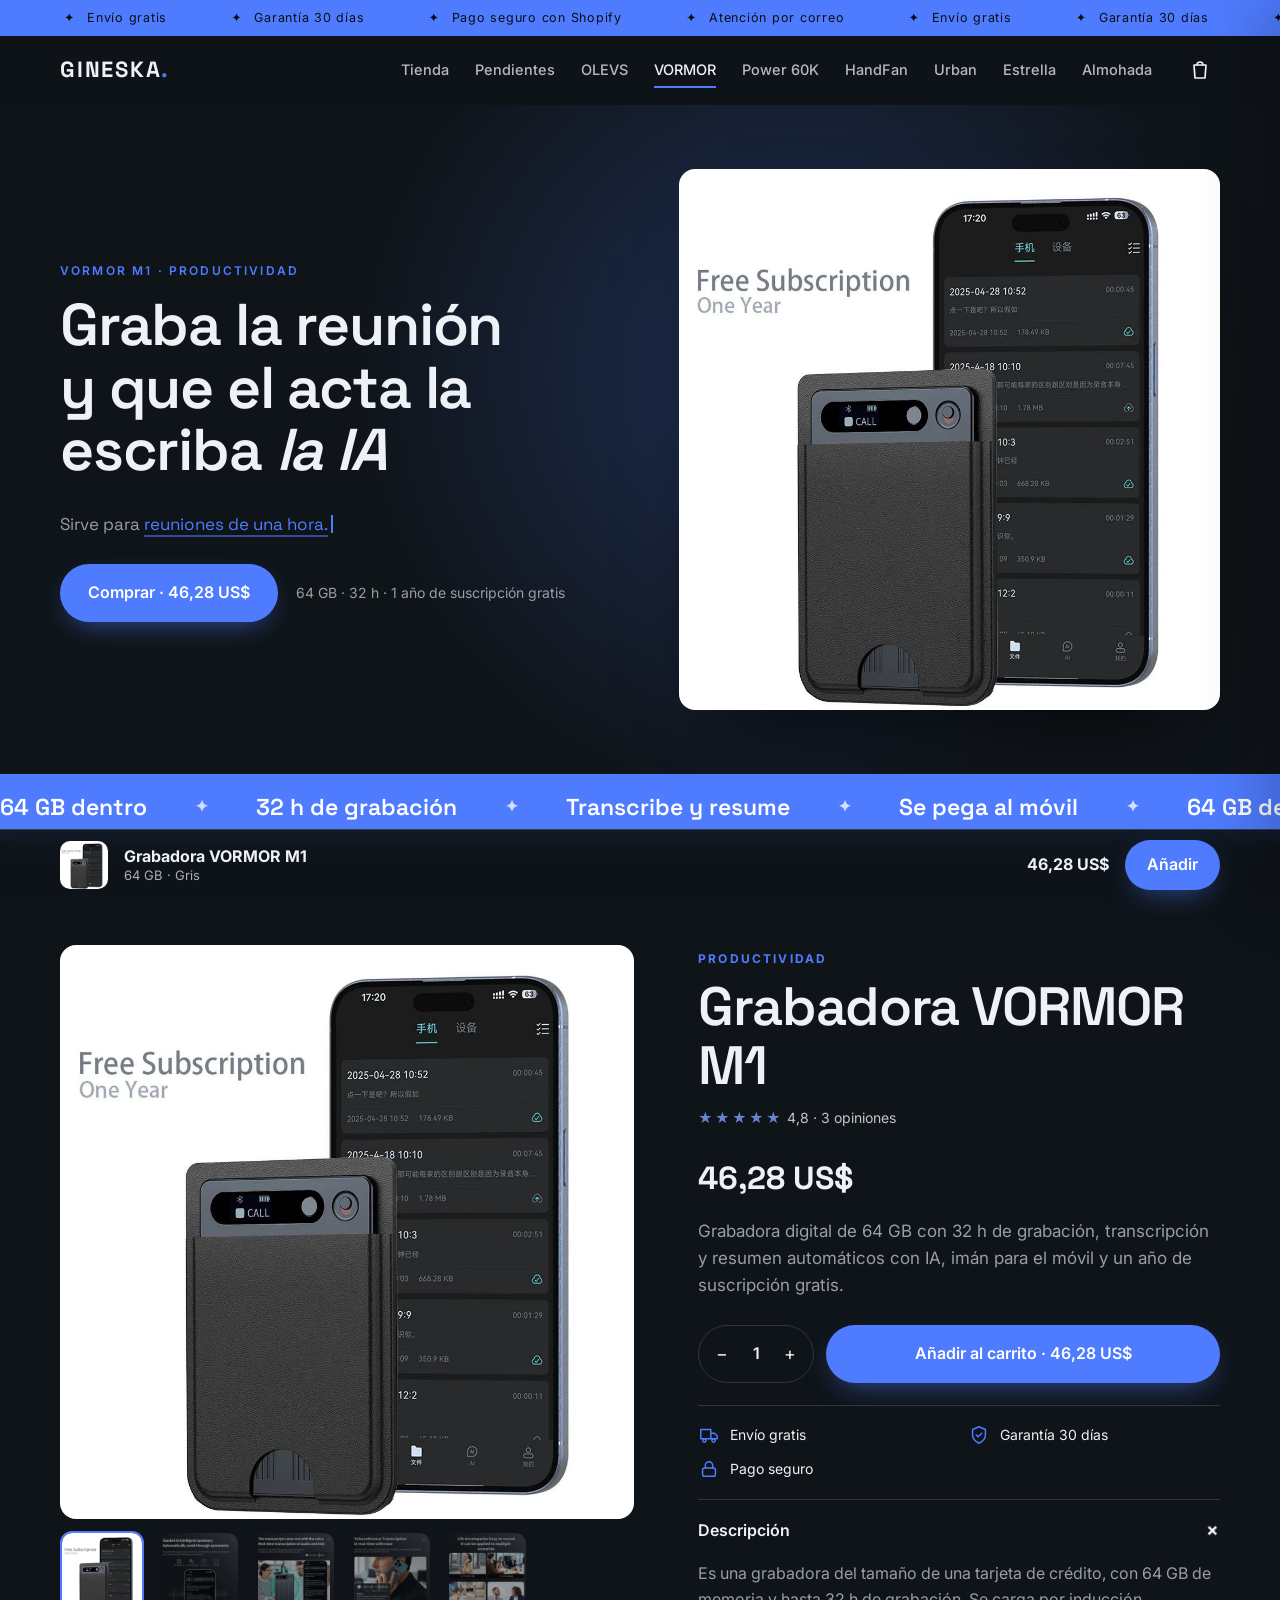
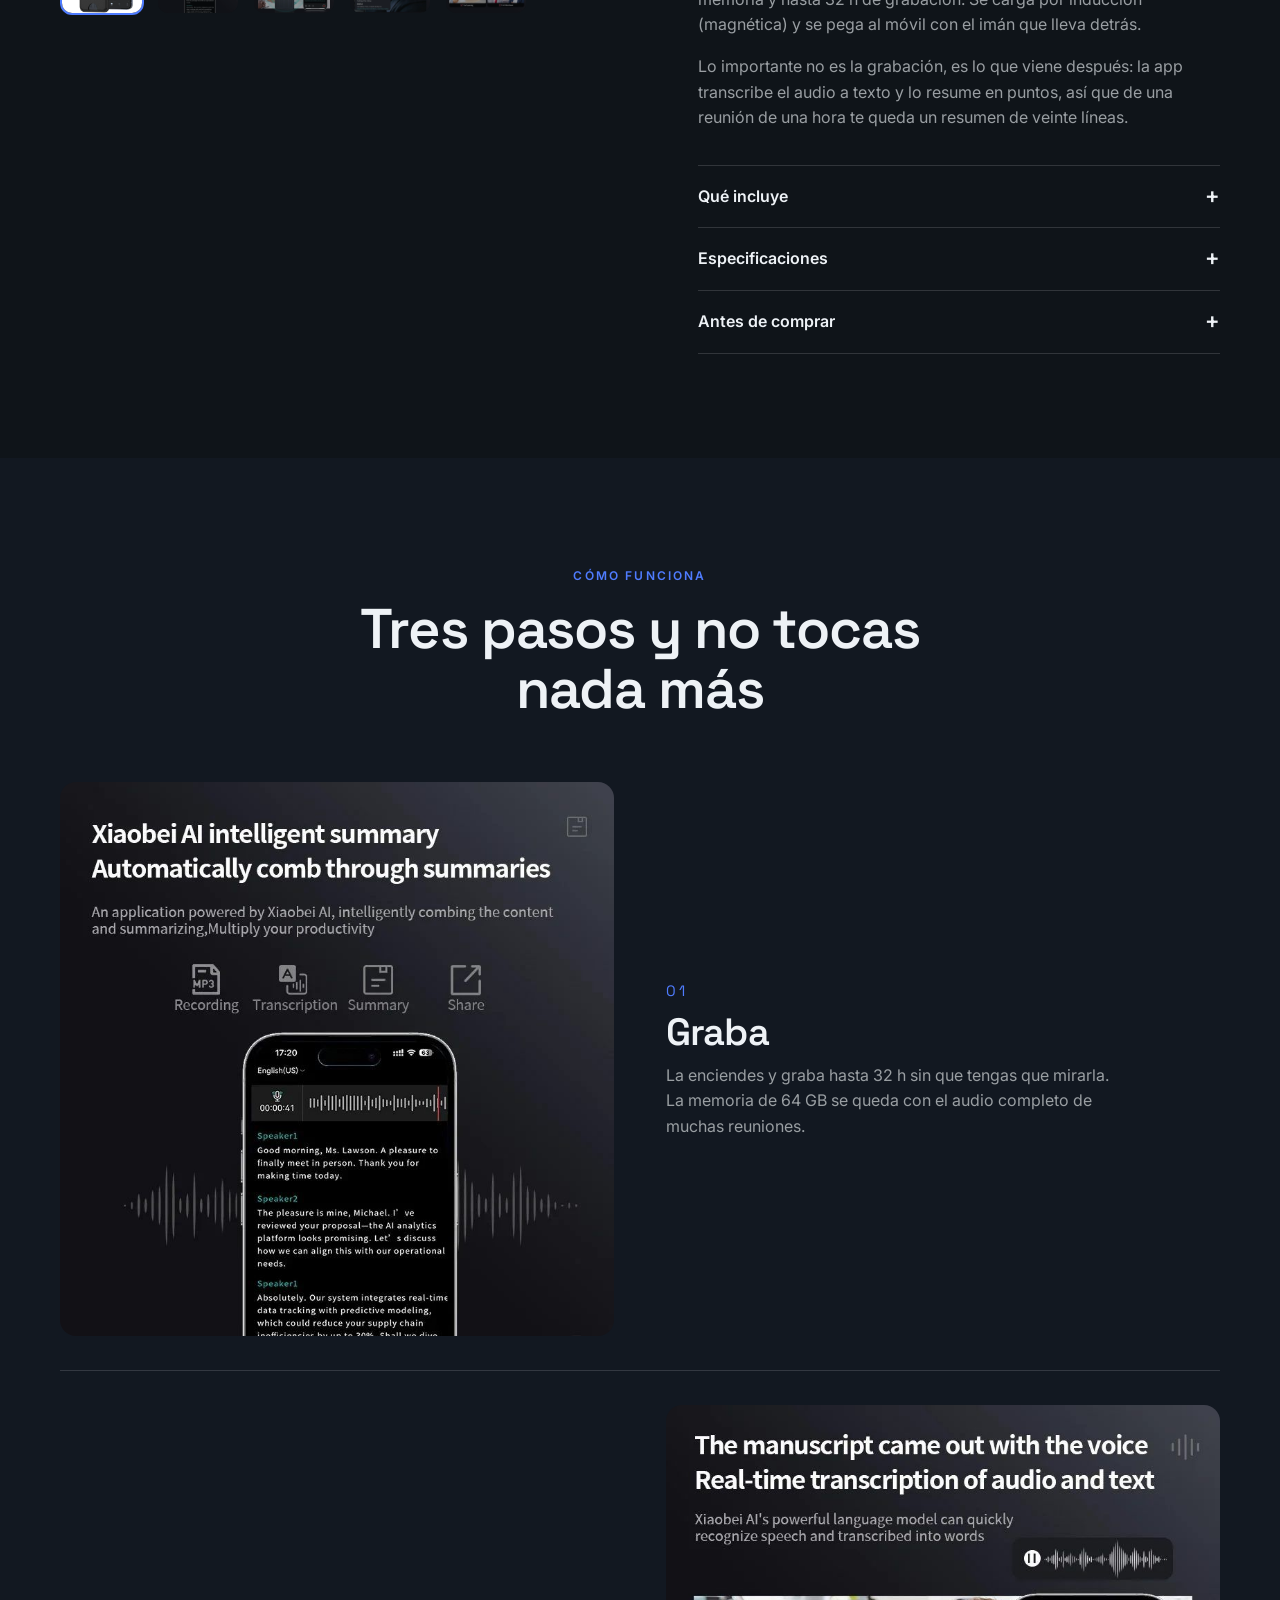
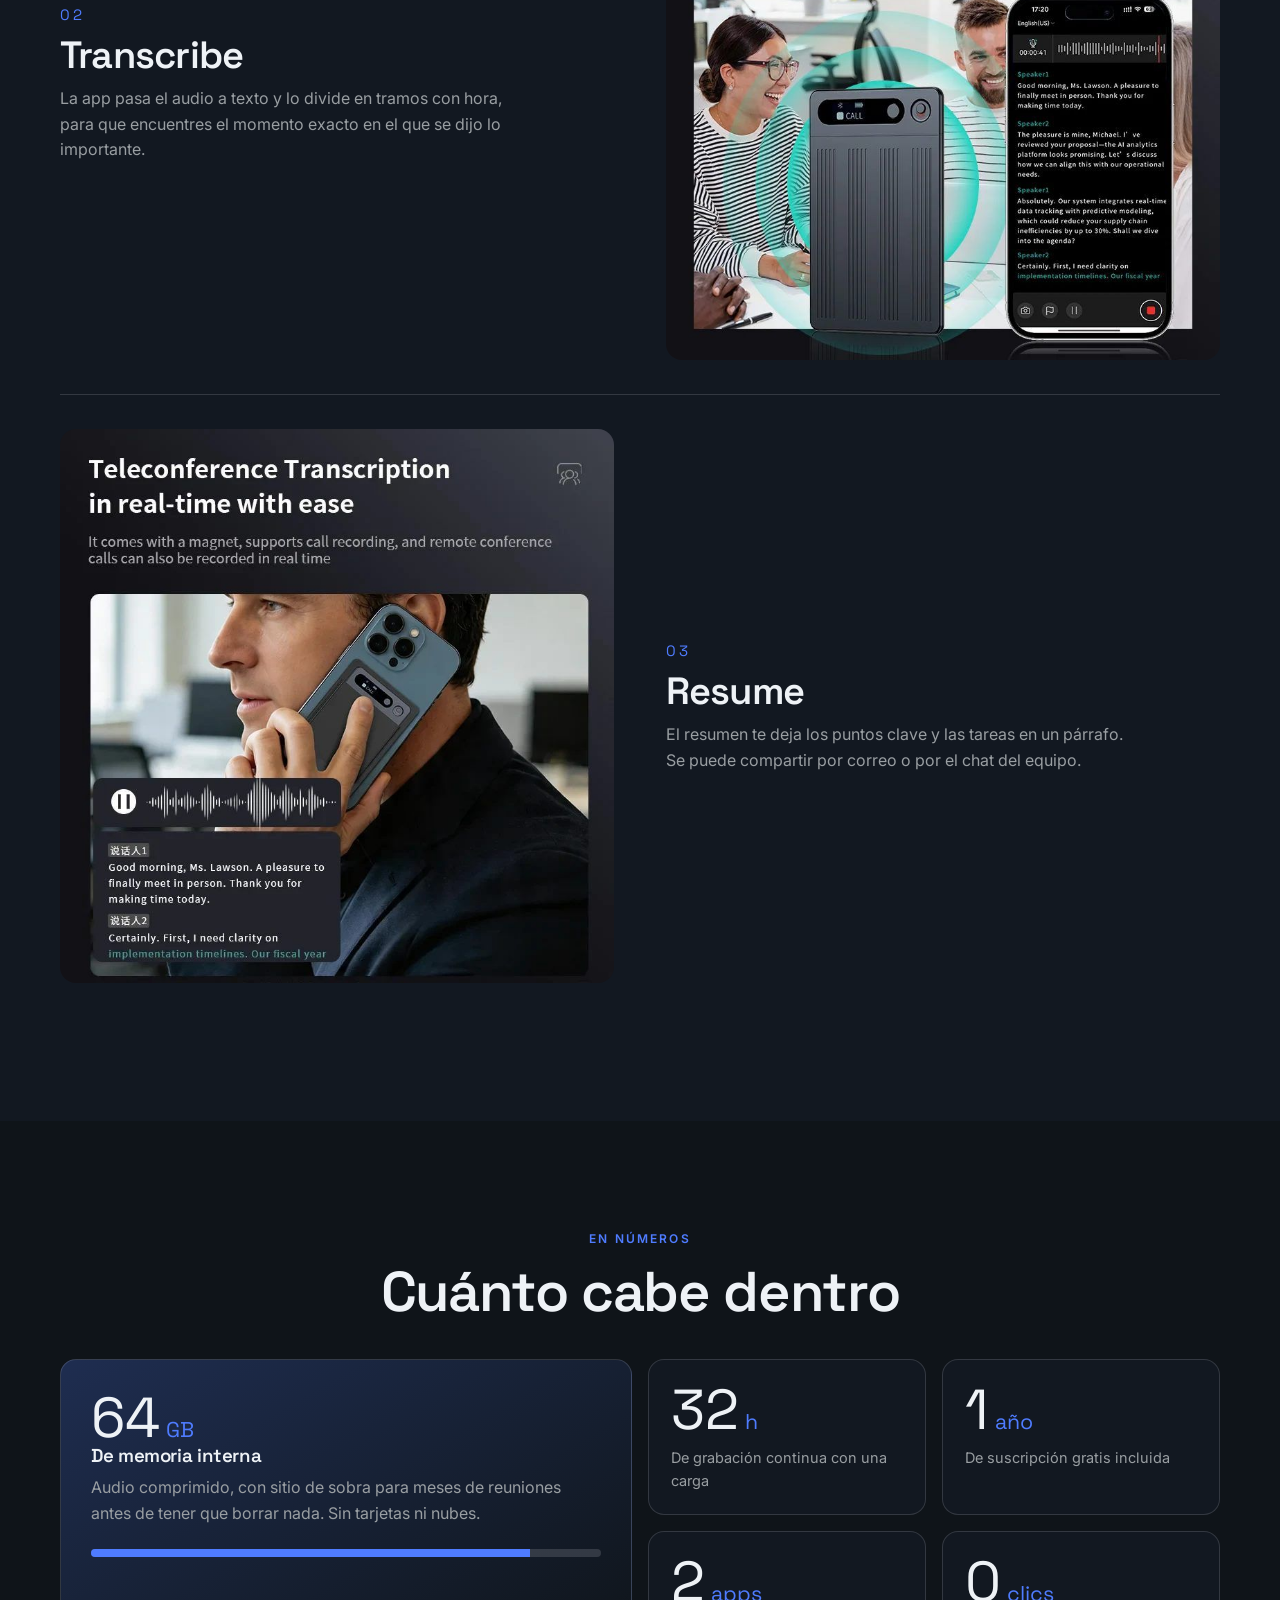
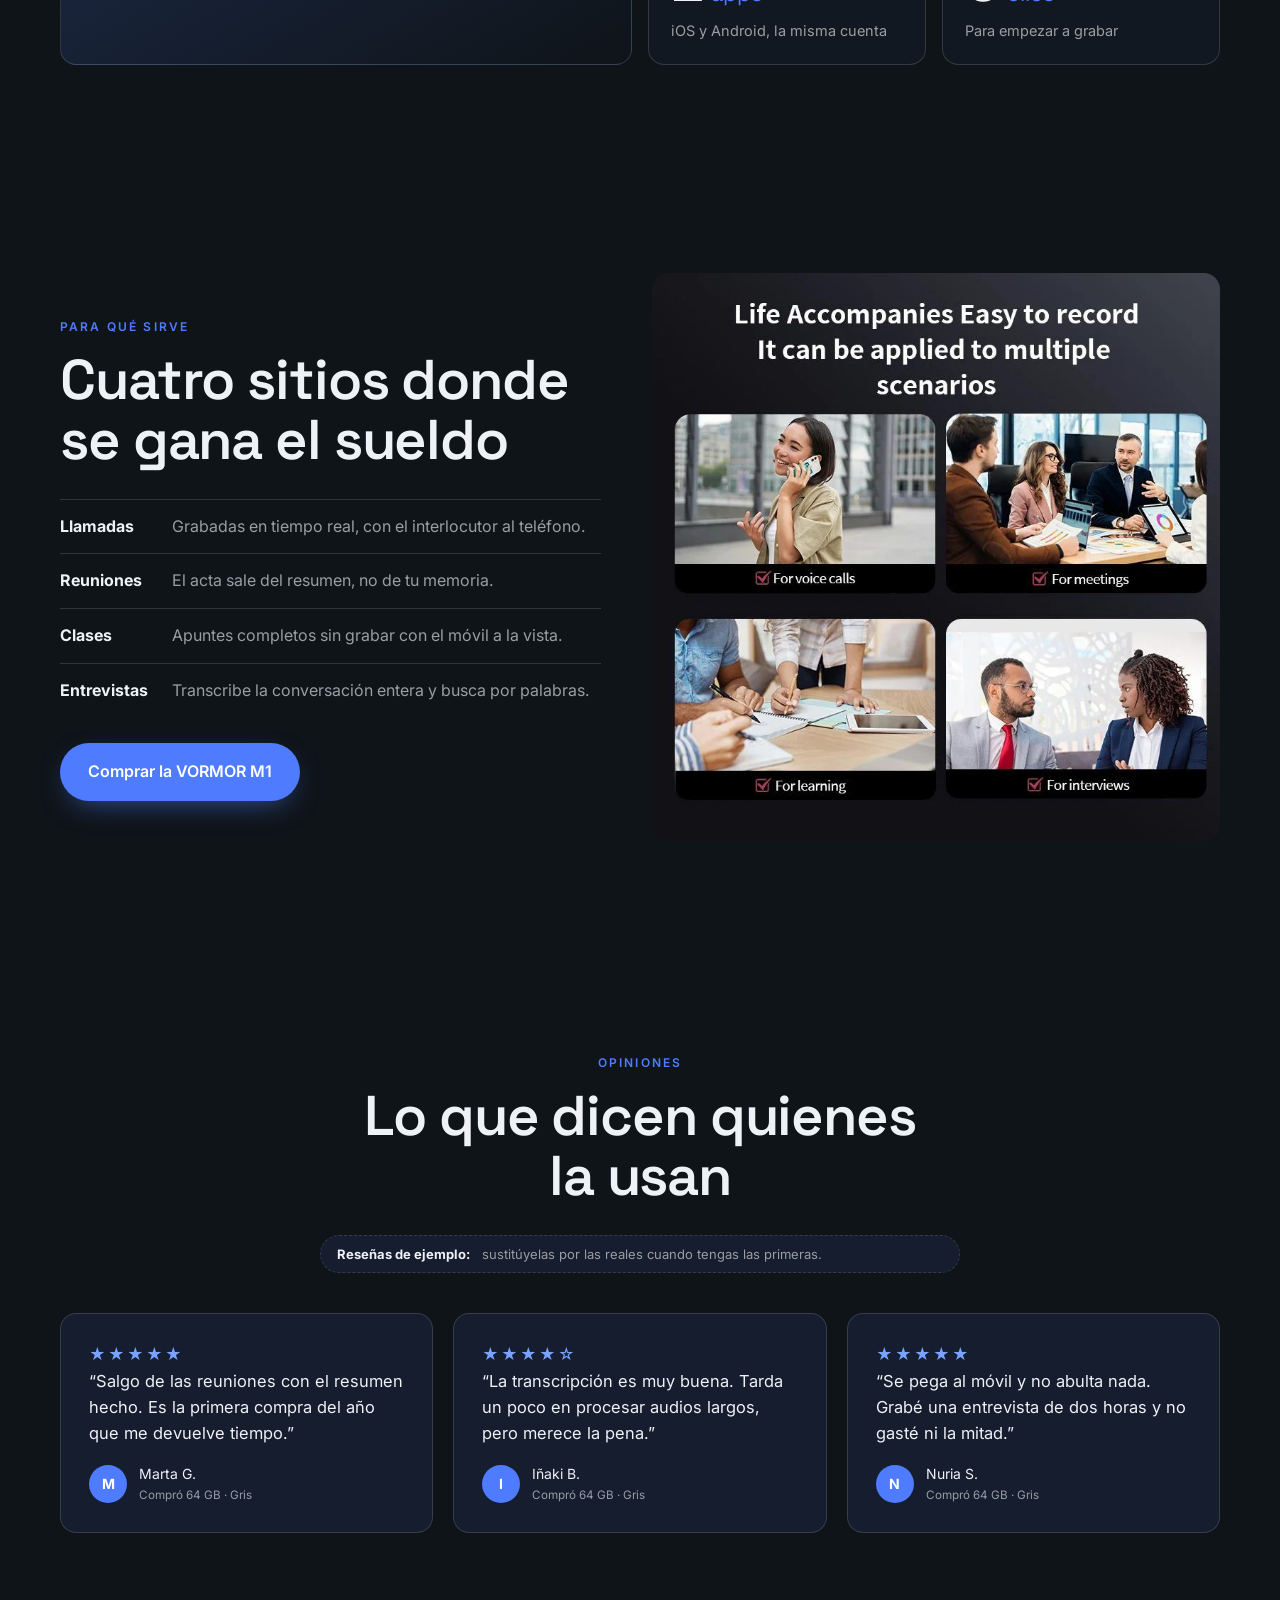
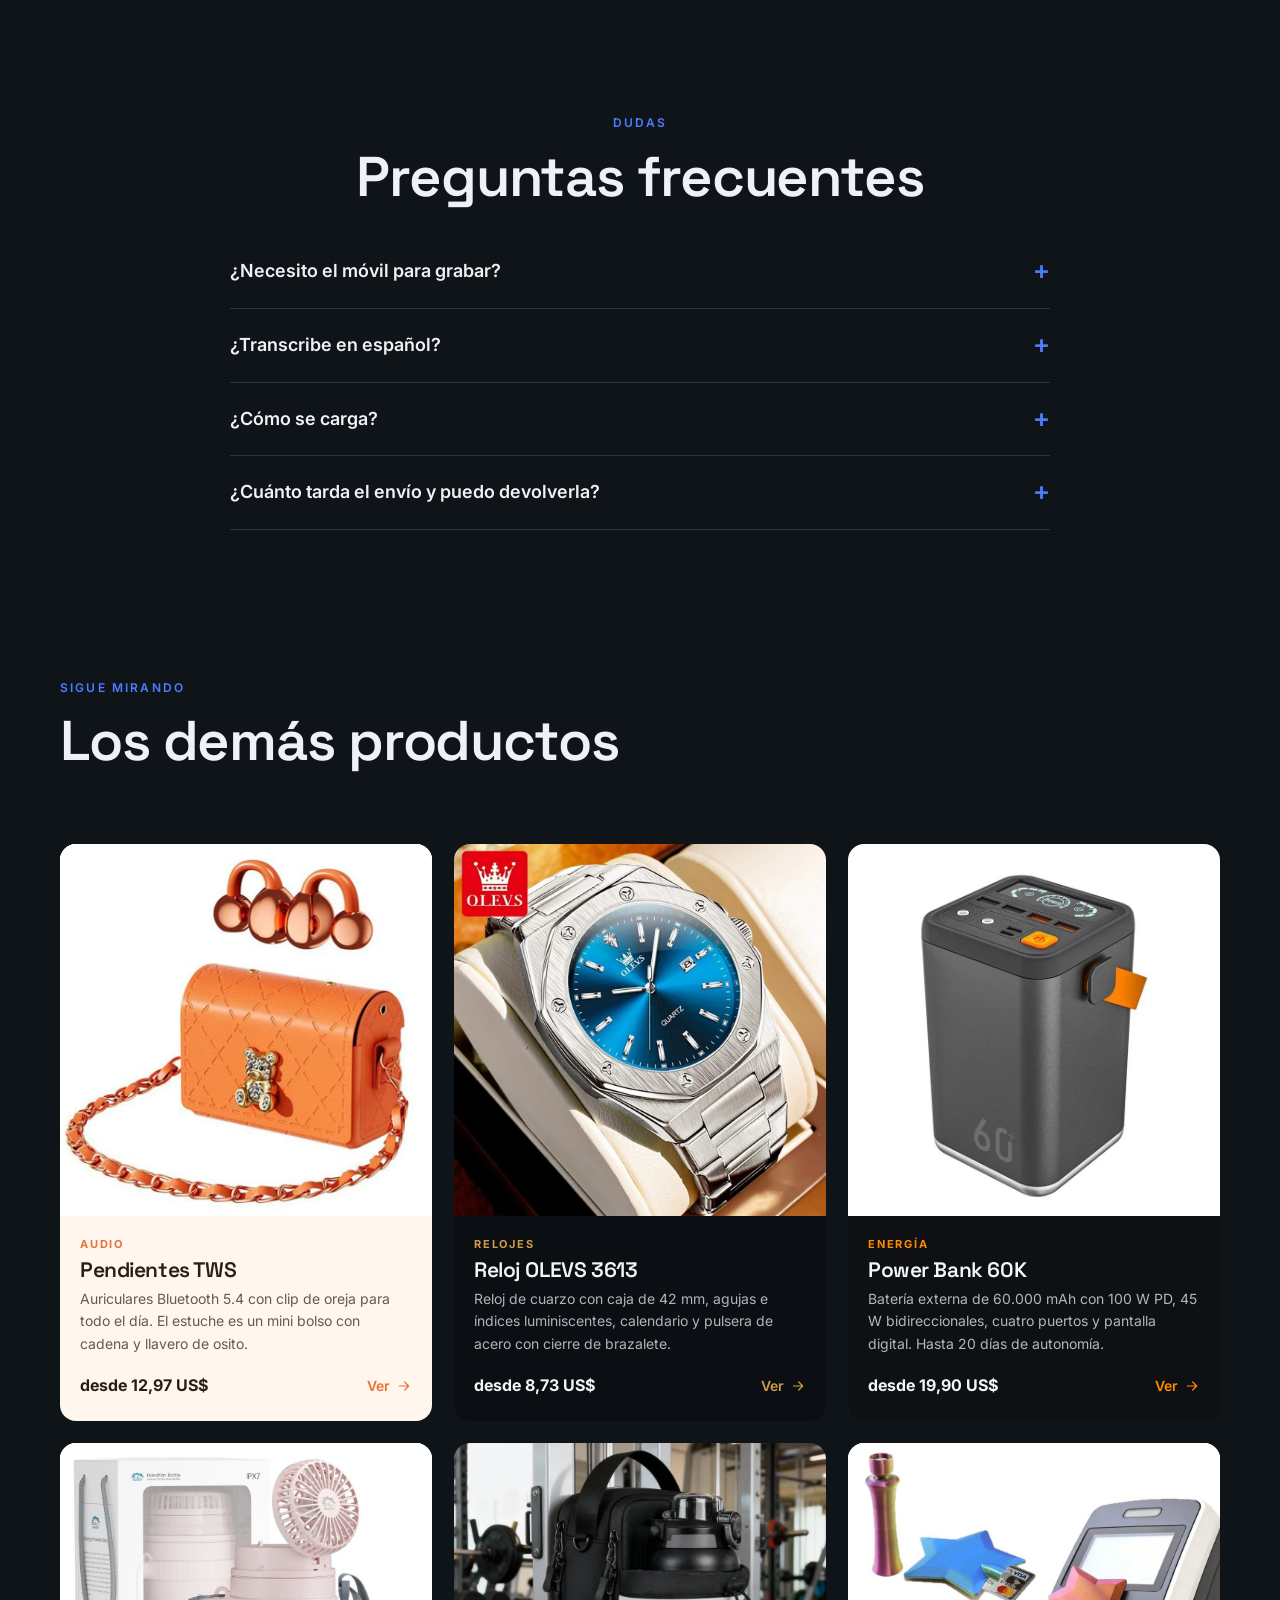
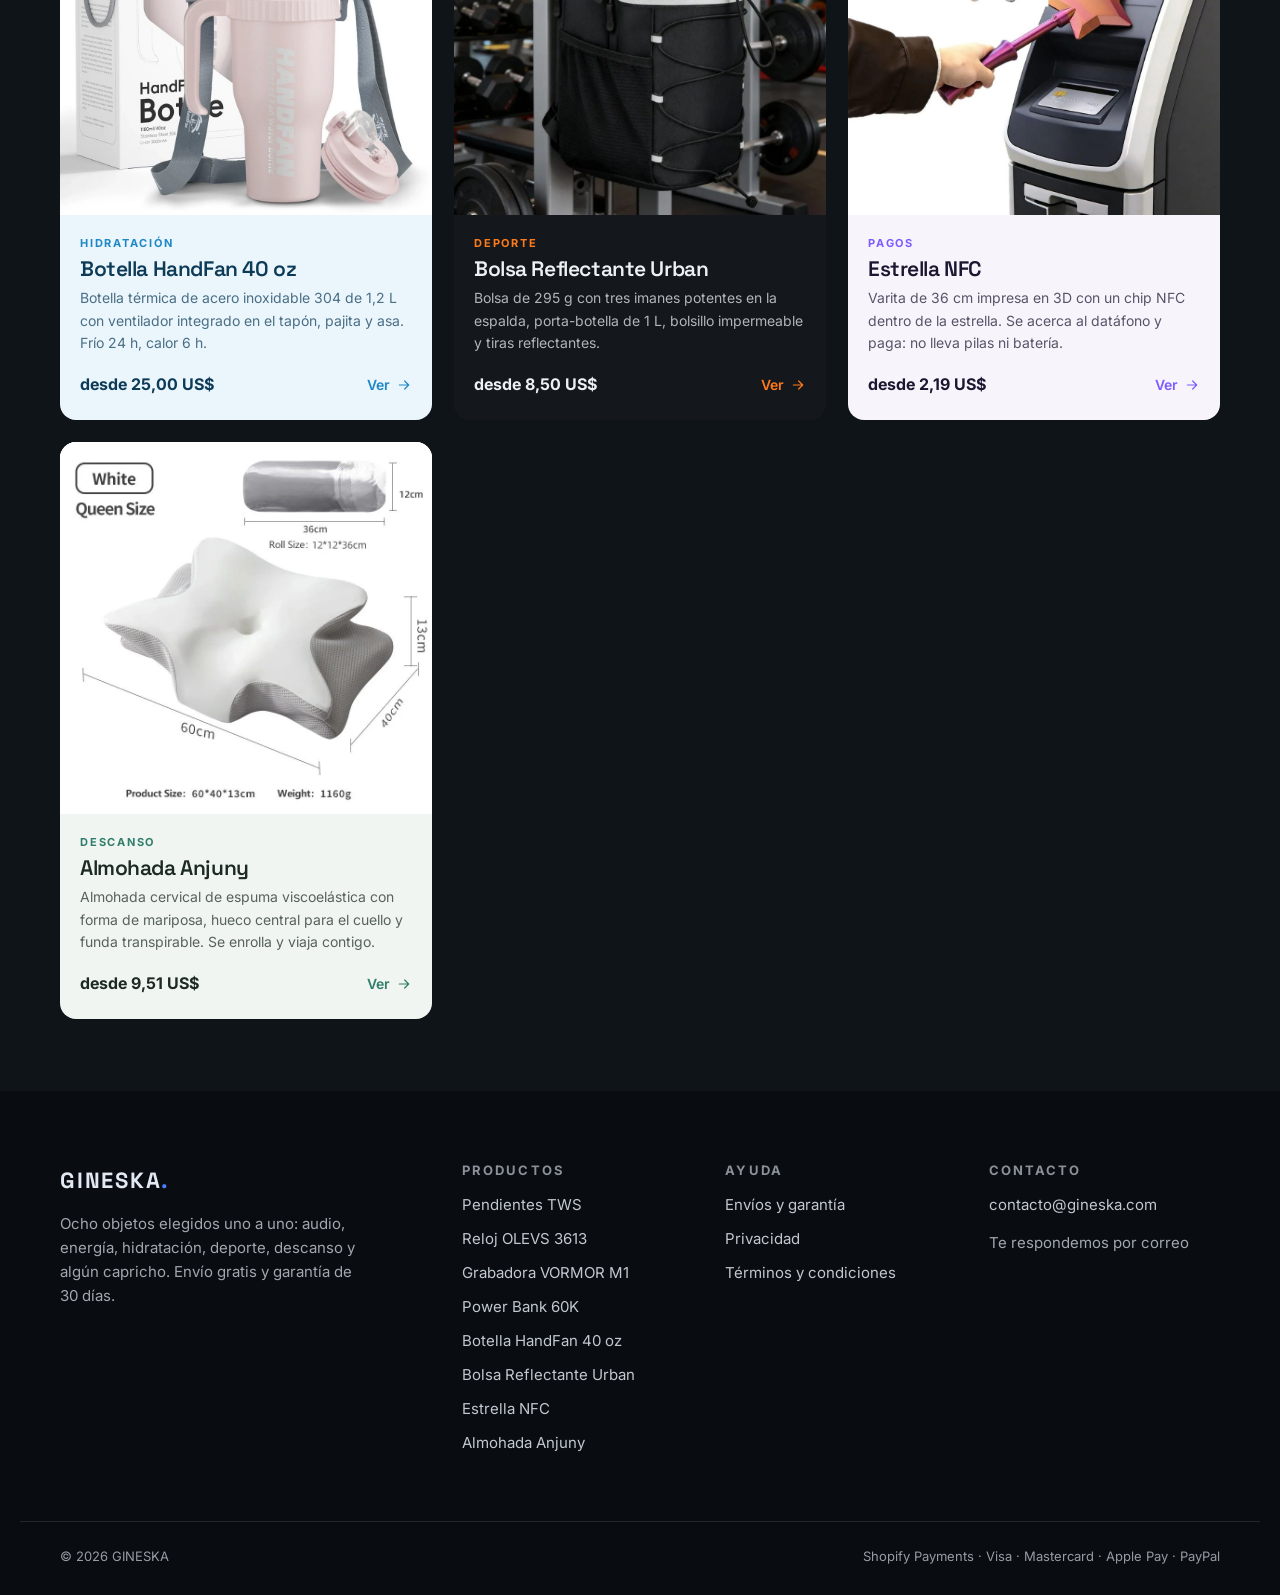
<file: web/producto-vormor.html>
<!DOCTYPE html>
<html lang="es">
<head>
  <meta charset="UTF-8">
  <meta name="viewport" content="width=device-width, initial-scale=1">
  <title>Grabadora VORMOR M1 · Graba, transcribe y resume con IA · GINESKA</title>
  <meta name="description" content="Grabadora digital VORMOR M1 de 64 GB: 32 h de grabación, transcripción y resumen automáticos con IA, carga magnética y un año de suscripción gratis.">
  <meta name="theme-color" content="#0f1419">
  <link rel="icon" href="data:image/svg+xml,<svg xmlns='http://www.w3.org/2000/svg' viewBox='0 0 64 64'><rect width='64' height='64' rx='14' fill='%230f1419'/><rect x='22' y='12' width='20' height='40' rx='5' fill='none' stroke='%234f7cff' stroke-width='5'/></svg>">
  <link rel="preconnect" href="https://fonts.googleapis.com">
  <link rel="preconnect" href="https://fonts.gstatic.com" crossorigin>
  <link href="https://fonts.googleapis.com/css2?family=Space+Grotesk:wght@400;500;600;700&family=Inter:wght@400;500;600&display=swap" rel="stylesheet">
  <link rel="stylesheet" href="css/base.css">
  <link rel="stylesheet" href="css/tema-vormor.css">
</head>
<body data-pagina="vormor">
  <main>
    <!-- Héroe con texto que se escribe solo -->
    <section class="bloque vo-heroe" data-spotlight>
      <div class="contenedor vo-heroe__grid">
        <div class="vo-heroe__txt">
          <span class="eyebrow rv">VORMOR M1 · Productividad</span>
          <h1 class="rv">Graba la reunión<br>y que el acta la escriba <em>la IA</em></h1>
          <p class="vo-type rv">Sirve para <span data-typewriter="reuniones de una hora.|llamadas importantes.|clases y apuntes.|ideas en el coche.">reuniones de una hora.</span><i class="cursor"></i></p>
          <div class="vo-heroe__cta rv">
            <a href="#comprar" class="boton" data-ir-compra>Comprar · 46,28 US$</a>
            <span class="vo-heroe__meta">64 GB · 32 h · 1 año de suscripción gratis</span>
          </div>
        </div>
        <div class="vo-heroe__prod rv">
          <img src="img/vormor-1.jpg" alt="Grabadora VORMOR M1 junto a la app de transcripción en el móvil">
        </div>
      </div>
    </section>

    <!-- Marquesina (costura) -->
    <section class="vo-marquesina" aria-label="Ventajas">
      <div class="marquesina" style="--vel:30s">
        <div class="marquesina__pista">
          <span>64 GB dentro</span><span>✦</span><span>32 h de grabación</span><span>✦</span><span>Transcribe y resume</span><span>✦</span><span>Se pega al móvil</span><span>✦</span>
          <span>64 GB dentro</span><span>✦</span><span>32 h de grabación</span><span>✦</span><span>Transcribe y resume</span><span>✦</span><span>Se pega al móvil</span><span>✦</span>
        </div>
      </div>
    </section>

    <!-- Bloque de compra -->
    <section class="bloque" id="comprar">
      <div class="contenedor ficha" data-comprar="vormor">
        <div class="detalles">
          <details open><summary>Descripción</summary><div><p>Es una grabadora del tamaño de una tarjeta de crédito, con 64 GB de memoria y hasta 32 h de grabación. Se carga por inducción (magnética) y se pega al móvil con el imán que lleva detrás.</p><p>Lo importante no es la grabación, es lo que viene después: la app transcribe el audio a texto y lo resume en puntos, así que de una reunión de una hora te queda un resumen de veinte líneas.</p></div></details>
          <details><summary>Qué incluye</summary><div><ul><li>Grabadora VORMOR M1 (64 GB, gris)</li><li>Cable y base de carga magnética</li><li>Acceso a la app para iOS y Android</li><li>Un año de suscripción gratis</li></ul></div></details>
          <details><summary>Especificaciones</summary><div><ul><li>Memoria: 64 GB</li><li>Grabación: hasta 32 h</li><li>Carga magnética por inducción</li><li>Imán trasero para fijarla al teléfono</li><li>Transcripción, resumen y búsqueda en la app (Xiaobei AI)</li><li>Compatible con iOS y Android</li></ul></div></details>
          <details><summary>Antes de comprar</summary><div><ul><li>La transcripción y el resumen funcionan a través de la app: hace falta conexión a internet.</li><li>El año de suscripción es el que ofrece el fabricante con la compra; después se renueva aparte.</li><li>La app está en inglés y chino (la transcripción admite español).</li></ul></div></details>
        </div>
      </div>
    </section>

    <!-- Tres bandas: grabar, transcribir, resumir -->
    <section class="bloque vo-pasos">
      <div class="contenedor">
        <div class="centro"><span class="eyebrow rv">Cómo funciona</span><h2 class="titulo-seccion rv">Tres pasos y no tocas nada más</h2></div>
        <div class="vo-banda rv">
          <div class="vo-banda__img"><img src="img/vormor-4.jpg" alt="Grabadora VORMOR M1 por delante y por detrás" loading="lazy"></div>
          <div class="vo-banda__txt"><span class="vo-num">01</span><h3>Graba</h3><p>La enciendes y graba hasta 32 h sin que tengas que mirarla. La memoria de 64 GB se queda con el audio completo de muchas reuniones.</p></div>
        </div>
        <div class="vo-banda vo-banda--inversa rv">
          <div class="vo-banda__img"><img src="img/vormor-3.jpg" alt="Transcripción automática del audio a texto" loading="lazy"></div>
          <div class="vo-banda__txt"><span class="vo-num">02</span><h3>Transcribe</h3><p>La app pasa el audio a texto y lo divide en tramos con hora, para que encuentres el momento exacto en el que se dijo lo importante.</p></div>
        </div>
        <div class="vo-banda rv">
          <div class="vo-banda__img"><img src="img/vormor-5.jpg" alt="Resumen automático de la conversación" loading="lazy"></div>
          <div class="vo-banda__txt"><span class="vo-num">03</span><h3>Resume</h3><p>El resumen te deja los puntos clave y las tareas en un párrafo. Se puede compartir por correo o por el chat del equipo.</p></div>
        </div>
      </div>
    </section>

    <!-- Bento con cifras -->
    <section class="bloque vo-bento-sec">
      <div class="contenedor">
        <div class="centro"><span class="eyebrow rv">En números</span><h2 class="titulo-seccion rv">Cuánto cabe dentro</h2></div>
        <div class="vo-bento">
          <div class="vo-bento__grande rv">
            <span class="vo-bento__num"><span data-count="64">64</span><small>GB</small></span>
            <h3>De memoria interna</h3>
            <p>Audio comprimido, con sitio de sobra para meses de reuniones antes de tener que borrar nada. Sin tarjetas ni nubes.</p>
            <div class="vo-barra"><i></i></div>
          </div>
          <div class="vo-bento__mini rv"><span class="vo-bento__num"><span data-count="32">32</span><small>h</small></span><p>De grabación continua con una carga</p></div>
          <div class="vo-bento__mini rv"><span class="vo-bento__num">1<small>año</small></span><p>De suscripción gratis incluida</p></div>
          <div class="vo-bento__mini rv"><span class="vo-bento__num">2<small>apps</small></span><p>iOS y Android, la misma cuenta</p></div>
          <div class="vo-bento__mini rv"><span class="vo-bento__num">0<small>clics</small></span><p>Para empezar a grabar</p></div>
        </div>
      </div>
    </section>

    <!-- Escenarios -->
    <section class="bloque vo-escenas">
      <div class="contenedor vo-escenas__grid">
        <div>
          <span class="eyebrow rv">Para qué sirve</span>
          <h2 class="titulo-seccion rv">Cuatro sitios donde se gana el sueldo</h2>
          <ul class="vo-uso rv">
            <li><strong>Llamadas</strong> Grabadas en tiempo real, con el interlocutor al teléfono.</li>
            <li><strong>Reuniones</strong> El acta sale del resumen, no de tu memoria.</li>
            <li><strong>Clases</strong> Apuntes completos sin grabar con el móvil a la vista.</li>
            <li><strong>Entrevistas</strong> Transcribe la conversación entera y busca por palabras.</li>
          </ul>
          <a href="#comprar" class="boton" data-ir-compra>Comprar la VORMOR M1</a>
        </div>
        <div class="vo-escenas__img rv"><img src="img/vormor-6.jpg" alt="Escenarios de uso de la grabadora: llamadas, reuniones, clases y entrevistas" loading="lazy"></div>
      </div>
    </section>

    <!-- Reseñas (de ejemplo) -->
    <section class="bloque" id="resenas">
      <div class="contenedor">
        <div class="centro"><span class="eyebrow rv">Opiniones</span><h2 class="titulo-seccion rv">Lo que dicen quienes la usan</h2></div>
        <p class="nota-demo rv" style="display:flex;margin:18px auto 0;max-width:640px;text-align:center"><strong>Reseñas de ejemplo:</strong>&nbsp;sustitúyelas por las reales cuando tengas las primeras.</p>
        <div class="resenas" style="margin-top:40px">
          <article class="resena rv"><div class="estrellas">★★★★★</div><p>“Salgo de las reuniones con el resumen hecho. Es la primera compra del año que me devuelve tiempo.”</p><footer><span class="avatar">M</span><div>Marta G.<small>Compró 64 GB · Gris</small></div></footer></article>
          <article class="resena rv"><div class="estrellas">★★★★☆</div><p>“La transcripción es muy buena. Tarda un poco en procesar audios largos, pero merece la pena.”</p><footer><span class="avatar">I</span><div>Iñaki B.<small>Compró 64 GB · Gris</small></div></footer></article>
          <article class="resena rv"><div class="estrellas">★★★★★</div><p>“Se pega al móvil y no abulta nada. Grabé una entrevista de dos horas y no gasté ni la mitad.”</p><footer><span class="avatar">N</span><div>Nuria S.<small>Compró 64 GB · Gris</small></div></footer></article>
        </div>
      </div>
    </section>

    <!-- Preguntas -->
    <section class="bloque bloque--denso">
      <div class="contenedor">
        <div class="centro"><span class="eyebrow rv">Dudas</span><h2 class="titulo-seccion rv">Preguntas frecuentes</h2></div>
        <div class="faq rv">
          <details><summary>¿Necesito el móvil para grabar?</summary><p>No. Graba sola y guarda el audio dentro. El móvil solo hace falta para transcribir y resumir.</p></details>
          <details><summary>¿Transcribe en español?</summary><p>Sí, la app admite español además de otros idiomas. El resumen y la interfaz están en inglés y chino.</p></details>
          <details><summary>¿Cómo se carga?</summary><p>Con la base de carga magnética que va incluida: la dejas encima y se imanta sola.</p></details>
          <details><summary>¿Cuánto tarda el envío y puedo devolverla?</summary><p>El envío es gratis y el plazo se calcula al finalizar la compra. Tienes 30 días de garantía: escríbenos a contacto@gineska.com.</p></details>
        </div>
      </div>
    </section>

    <!-- Otros productos -->
    <section class="bloque bloque--denso">
      <div class="contenedor">
        <div class="cabecera-seccion"><div><span class="eyebrow rv">Sigue mirando</span><h2 class="titulo-seccion rv">Los demás productos</h2></div></div>
        <div class="rejilla rejilla--3" data-relacionados="vormor"></div>
      </div>
    </section>
  </main>

  <script src="js/config.js"></script>
  <script src="js/productos.js"></script>
  <script src="js/app.js"></script>
</body>
</html>
</file>
<file: web/css/base.css>
/* ==========================================================================
   GINESKA · Estilos compartidos
   Cada página define SUS colores y fuentes en :root (ver css/tema-*.css).
   Aquí solo hay estructura; la "piel" viene de las variables.
   Regla de la skill: el fondo y el padding de cada bloque viven JUNTOS en el
   mismo elemento (.bloque), nunca franjas del color de la página.
   ========================================================================== */
:root {
  --bg: #f4f1ec;
  --fg: #161616;
  --ac: #161616;
  --ac-fg: #ffffff;
  --muted: color-mix(in srgb, var(--fg) 62%, var(--bg));
  --card: color-mix(in srgb, var(--fg) 5%, var(--bg));
  --line: color-mix(in srgb, var(--fg) 14%, transparent);
  --f-body: 'Inter', system-ui, -apple-system, sans-serif;
  --f-display: var(--f-body);
  --radius: 18px;
  --gutter: clamp(18px, 4vw, 40px);
  --ease: cubic-bezier(0.22, 1, 0.36, 1);
  --pad-y: clamp(64px, 9vw, 104px);
}
*, *::before, *::after { box-sizing: border-box; }
html { scroll-behavior: smooth; -webkit-text-size-adjust: 100%; }
html.sin-scroll { overflow: hidden; }
body {
  margin: 0; background: var(--bg); color: var(--fg);
  font-family: var(--f-body); font-size: 16px; line-height: 1.6;
  -webkit-font-smoothing: antialiased;
}
img { max-width: 100%; display: block; }
a { color: inherit; }
button { font: inherit; color: inherit; cursor: pointer; }
h1, h2, h3, h4 { font-family: var(--f-display); line-height: 1.08; margin: 0 0 .5em; font-weight: 700; letter-spacing: -0.02em; }
p { margin: 0 0 1em; }
:focus-visible { outline: 2px solid var(--ac); outline-offset: 3px; }
.contenedor { max-width: 1240px; margin: 0 auto; padding: 0 var(--gutter); }
.bloque { padding: var(--pad-y) 0; position: relative; }
.bloque--denso { --pad-y: clamp(48px, 7vw, 72px); }
.eyebrow { display: inline-block; font-size: 12px; letter-spacing: .18em; text-transform: uppercase; font-weight: 600; color: var(--ac); margin-bottom: 14px; }
.titulo-seccion { font-size: clamp(30px, 4.4vw, 56px); max-width: 16ch; }
.centro { text-align: center; }
.centro .titulo-seccion { margin-left: auto; margin-right: auto; }
.sr { position: absolute; width: 1px; height: 1px; overflow: hidden; clip: rect(0 0 0 0); }

/* ---------- botones ---------- */
.boton {
  display: inline-flex; align-items: center; justify-content: center; gap: 10px;
  padding: 16px 28px; border-radius: 999px; border: 0;
  background: var(--ac); color: var(--ac-fg); font-weight: 600; text-decoration: none;
  transition: transform .3s var(--ease), box-shadow .3s var(--ease), opacity .2s;
  box-shadow: 0 10px 30px -12px color-mix(in srgb, var(--ac) 70%, transparent);
}
.boton svg { width: 18px; height: 18px; }
.boton:hover { transform: translateY(-2px); box-shadow: 0 16px 36px -12px color-mix(in srgb, var(--ac) 80%, transparent); }
.boton:disabled { opacity: .45; cursor: not-allowed; transform: none; box-shadow: none; }
.boton--bloque { width: 100%; }
.boton--linea { background: transparent; color: var(--fg); border: 1.5px solid currentColor; box-shadow: none; }

/* ---------- barra de anuncio (marquesina) ---------- */
.anuncio { background: var(--fg); color: var(--bg); font-size: 12.5px; letter-spacing: .06em; overflow: hidden; white-space: nowrap; padding: 8px 0; }
.anuncio__pista { display: inline-flex; gap: 64px; padding-left: 64px; animation: desliza 28s linear infinite; }
.anuncio__pista span::before { content: '✦'; margin-right: 12px; color: var(--ac); }

/* ---------- cabecera ---------- */
.cabecera { position: sticky; top: 0; z-index: 50; background: color-mix(in srgb, var(--bg) 86%, transparent); backdrop-filter: blur(14px); -webkit-backdrop-filter: blur(14px); border-bottom: 1px solid transparent; transition: border-color .3s, box-shadow .3s; }
.cabecera.con-sombra { border-bottom-color: var(--line); }
.cabecera__fila { display: flex; align-items: center; gap: 28px; height: 68px; }
.logo { font-family: var(--f-display); font-weight: 800; font-size: 22px; letter-spacing: .08em; text-decoration: none; }
.logo span { color: var(--ac); }
.cabecera__nav { display: flex; gap: 26px; margin-left: auto; }
.cabecera__nav a { text-decoration: none; font-size: 14.5px; font-weight: 500; opacity: .75; position: relative; padding: 6px 0; transition: opacity .2s; }
.cabecera__nav a::after { content: ''; position: absolute; left: 0; right: 0; bottom: 0; height: 2px; background: var(--ac); transform: scaleX(0); transform-origin: left; transition: transform .35s var(--ease); }
.cabecera__nav a:hover, .cabecera__nav a[aria-current] { opacity: 1; }
.cabecera__nav a:hover::after, .cabecera__nav a[aria-current]::after { transform: scaleX(1); }
.cabecera__carrito, .cabecera__menu { background: none; border: 0; padding: 8px; position: relative; display: grid; place-items: center; }
.cabecera__carrito svg, .cabecera__menu svg { width: 24px; height: 24px; }
.cabecera__menu { display: none; }
.burbuja { position: absolute; top: 0; right: -2px; min-width: 19px; height: 19px; border-radius: 99px; background: var(--ac); color: var(--ac-fg); font-size: 11px; font-weight: 700; display: grid; place-items: center; padding: 0 5px; transition: transform .3s var(--ease); }
.burbuja.vacia { transform: scale(0); }

/* ---------- tarjetas de producto ---------- */
.rejilla { display: grid; grid-template-columns: repeat(4, 1fr); gap: 22px; }
.rejilla--3 { grid-template-columns: repeat(3, 1fr); }
.tarjeta { background: var(--t-bg); color: var(--t-fg); border-radius: var(--radius); overflow: hidden; text-decoration: none; display: flex; flex-direction: column; transition: transform .5s var(--ease), box-shadow .5s var(--ease); box-shadow: 0 1px 0 color-mix(in srgb, var(--t-fg) 10%, transparent) inset; }
.tarjeta:hover { transform: translateY(-6px); box-shadow: 0 30px 60px -30px color-mix(in srgb, var(--t-bg) 60%, #000); }
.tarjeta__media { position: relative; aspect-ratio: 1 / 1; overflow: hidden; background: var(--t-bg); }
.tarjeta__media img { position: absolute; inset: 0; width: 100%; height: 100%; object-fit: cover; transition: transform .8s var(--ease), opacity .6s var(--ease); }
.tarjeta__alt { opacity: 0; }
.tarjeta:hover .tarjeta__media img { transform: scale(1.05); }
.tarjeta:hover .tarjeta__alt { opacity: 1; }
.tarjeta__chip { position: absolute; top: 14px; left: 14px; background: var(--t-ac); color: #fff; font-size: 12px; font-weight: 700; padding: 5px 10px; border-radius: 99px; }
.tarjeta__info { padding: 20px 20px 22px; display: flex; flex-direction: column; flex: 1; }
.tarjeta__cat { font-size: 11px; letter-spacing: .16em; text-transform: uppercase; color: var(--t-ac); font-weight: 700; }
.tarjeta h3 { font-size: 21px; margin: 6px 0 6px; font-family: var(--f-display); }
.tarjeta p { font-size: 14px; opacity: .72; margin-bottom: 18px; display: -webkit-box; -webkit-line-clamp: 3; -webkit-box-orient: vertical; overflow: hidden; }
.tarjeta__pie { display: flex; justify-content: space-between; align-items: center; margin-top: auto; }
.tarjeta__precio { font-weight: 700; }
.tarjeta__ir { display: inline-flex; align-items: center; gap: 6px; font-size: 14px; font-weight: 600; color: var(--t-ac); }
.tarjeta__ir svg { width: 16px; transition: transform .35s var(--ease); }
.tarjeta:hover .tarjeta__ir svg { transform: translateX(4px); }

/* ---------- bloque de compra ---------- */
.ficha { display: grid; grid-template-columns: 1.1fr 1fr; gap: clamp(28px, 5vw, 72px); align-items: start; }
.galeria { position: sticky; top: 92px; }
.galeria__principal { border-radius: var(--radius); overflow: hidden; aspect-ratio: 1 / 1; background: var(--card); }
.galeria__principal img { width: 100%; height: 100%; object-fit: cover; transition: opacity .18s, transform .6s var(--ease); }
.galeria__principal img.cambiando { opacity: 0; transform: scale(1.02); }
.galeria__minis { display: flex; gap: 12px; margin-top: 12px; }
.galeria__minis button { width: 84px; aspect-ratio: 1; border-radius: 12px; overflow: hidden; padding: 0; border: 2px solid transparent; background: none; opacity: .6; transition: opacity .2s, border-color .2s; }
.galeria__minis button.activa, .galeria__minis button:hover { opacity: 1; border-color: var(--ac); }
.galeria__minis img { width: 100%; height: 100%; object-fit: cover; }
.compra__cat { font-size: 12px; letter-spacing: .18em; text-transform: uppercase; color: var(--ac); font-weight: 700; }
.compra__titulo { font-size: clamp(34px, 4.4vw, 54px); margin: 8px 0 10px; }
.compra__valoracion { font-size: 14px; text-decoration: none; opacity: .8; }
.estrellas { color: var(--estrellas, #f5b400); letter-spacing: 2px; }
.compra__precio { display: flex; align-items: baseline; gap: 12px; flex-wrap: wrap; margin: 22px 0 14px; }
.compra__precio [data-precio] { font-size: 32px; font-weight: 700; font-family: var(--f-display); }
.compra__precio s { opacity: .5; font-size: 18px; }
.compra__ahorro:not(:empty) { background: color-mix(in srgb, var(--ac) 16%, transparent); color: var(--ac); font-size: 13px; font-weight: 700; padding: 4px 10px; border-radius: 99px; }
.compra__resumen { color: var(--muted); font-size: 17px; }
.opciones { border: 0; padding: 0; margin: 24px 0; }
.opciones legend { font-size: 14px; margin-bottom: 10px; padding: 0; }
.opciones__lista { display: flex; flex-wrap: wrap; gap: 10px; }
.opcion { padding: 11px 18px; border-radius: 12px; border: 1.5px solid var(--line); background: transparent; font-size: 14.5px; font-weight: 500; transition: border-color .2s, background .2s; }
.opcion:hover { border-color: var(--ac); }
.opcion.activa { border-color: var(--ac); background: color-mix(in srgb, var(--ac) 14%, transparent); }
.opcion.agotada { opacity: .5; text-decoration: line-through; }
.compra__fila { display: flex; gap: 12px; margin: 26px 0 22px; }
.cantidad { display: inline-flex; align-items: center; border: 1.5px solid var(--line); border-radius: 999px; }
.cantidad button { background: none; border: 0; width: 34px; height: 34px; font-size: 18px; }
.cantidad span { min-width: 22px; text-align: center; font-weight: 600; }
.cantidad--grande button { width: 46px; height: 54px; }
.confianza { list-style: none; padding: 18px 0 0; margin: 0 0 8px; display: grid; grid-template-columns: 1fr 1fr; gap: 12px 18px; border-top: 1px solid var(--line); font-size: 14px; }
.confianza li { display: flex; align-items: center; gap: 10px; }
.confianza svg { width: 22px; height: 22px; color: var(--ac); flex: none; }
.detalles { border-top: 1px solid var(--line); margin-top: 18px; }
.detalles details { border-bottom: 1px solid var(--line); }
.detalles summary { list-style: none; cursor: pointer; padding: 18px 0; font-weight: 600; display: flex; justify-content: space-between; }
.detalles summary::-webkit-details-marker { display: none; }
.detalles summary::after { content: '+'; font-size: 22px; line-height: 1; transition: transform .3s var(--ease); }
.detalles details[open] summary::after { transform: rotate(45deg); }
.detalles details > div { padding: 0 0 18px; color: var(--muted); }
.detalles ul { margin: 0; padding-left: 18px; }

/* barra de compra fija */
.barra-compra { position: fixed; left: 0; right: 0; bottom: 0; z-index: 40; background: color-mix(in srgb, var(--bg) 92%, transparent); backdrop-filter: blur(14px); -webkit-backdrop-filter: blur(14px); border-top: 1px solid var(--line); transform: translateY(110%); transition: transform .45s var(--ease); }
.barra-compra.visible { transform: none; }
.barra-compra__fila { display: flex; align-items: center; gap: 16px; padding-top: 10px; padding-bottom: 10px; }
.barra-compra img { width: 48px; height: 48px; border-radius: 10px; object-fit: cover; }
.barra-compra__fila > div { display: flex; flex-direction: column; line-height: 1.3; margin-right: auto; }
.barra-compra__fila > div span { font-size: 13px; opacity: .7; }
.barra-compra .boton { padding: 12px 22px; }

/* ---------- reseñas y FAQ (comunes, con la piel de cada página) ---------- */
.resenas { display: grid; grid-template-columns: repeat(3, 1fr); gap: 20px; }
.resena { background: var(--card); border-radius: var(--radius); padding: 28px; border: 1px solid var(--line); }
.resena p { font-size: 16.5px; }
.resena footer { display: flex; align-items: center; gap: 12px; font-size: 14px; }
.resena .avatar { width: 38px; height: 38px; border-radius: 50%; display: grid; place-items: center; background: var(--ac); color: var(--ac-fg); font-weight: 700; }
.resena small { display: block; opacity: .6; }
.faq { max-width: 820px; margin: 0 auto; }
.faq details { border-bottom: 1px solid var(--line); }
.faq summary { list-style: none; cursor: pointer; padding: 22px 0; font-size: 18px; font-weight: 600; display: flex; justify-content: space-between; gap: 20px; }
.faq summary::-webkit-details-marker { display: none; }
.faq summary::after { content: '+'; font-size: 26px; line-height: 1; color: var(--ac); transition: transform .3s var(--ease); }
.faq details[open] summary::after { transform: rotate(45deg); }
.faq details p { color: var(--muted); padding-bottom: 20px; margin: 0; }
.cabecera-seccion { display: flex; justify-content: space-between; align-items: end; gap: 24px; margin-bottom: 44px; flex-wrap: wrap; }
.cabecera-seccion p { color: var(--muted); max-width: 44ch; margin: 0; }

/* aviso de contenido de ejemplo (reseñas de demostración) */
.nota-demo { display: inline-flex; align-items: center; gap: 8px; font-size: 13px; line-height: 1.4; padding: 9px 16px; border-radius: 99px; background: var(--card); border: 1px dashed var(--line); color: var(--muted); margin-bottom: 22px; max-width: 100%; }
.nota-demo strong { color: var(--fg); }

/* ---------- marquesina genérica ---------- */
.marquesina { overflow: hidden; white-space: nowrap; }
.marquesina__pista { display: inline-flex; gap: 48px; padding-right: 48px; animation: desliza var(--vel, 30s) linear infinite; }
.marquesina--inversa .marquesina__pista { animation-direction: reverse; }
.marquesina:hover .marquesina__pista { animation-play-state: paused; }
@keyframes desliza { to { transform: translateX(-50%); } }

/* ---------- carrito (cajón lateral) ---------- */
.cajon { position: fixed; inset: 0; z-index: 100; pointer-events: none; }
.cajon__velo { position: absolute; inset: 0; background: rgba(0,0,0,.45); opacity: 0; transition: opacity .35s; }
.cajon__panel { position: absolute; top: 0; right: 0; bottom: 0; width: min(440px, 100%); background: var(--bg); color: var(--fg); display: flex; flex-direction: column; transform: translateX(100%); transition: transform .45s var(--ease); box-shadow: -20px 0 60px rgba(0,0,0,.2); }
.cajon.abierto { pointer-events: auto; }
.cajon.abierto .cajon__velo { opacity: 1; }
.cajon.abierto .cajon__panel { transform: none; }
.cajon__cab { display: flex; justify-content: space-between; align-items: center; padding: 22px 24px; border-bottom: 1px solid var(--line); }
.cajon__cab h3 { margin: 0; font-size: 22px; }
.cajon__cab button { background: none; border: 0; padding: 6px; }
.cajon__cab svg { width: 22px; height: 22px; }
.cajon__envio { padding: 16px 24px; font-size: 14px; border-bottom: 1px solid var(--line); }
.barra { height: 6px; border-radius: 9px; background: var(--line); margin-top: 10px; overflow: hidden; }
.barra i { display: block; height: 100%; background: var(--ac); transform-origin: left; transition: transform .6s var(--ease); }
.cajon__lineas { flex: 1; overflow-y: auto; padding: 8px 24px; }
.cajon__vacio { text-align: center; padding: 60px 0; }
.linea { display: grid; grid-template-columns: 76px 1fr auto; gap: 14px; align-items: center; padding: 16px 0; border-bottom: 1px solid var(--line); }
.linea__img { border-radius: 12px; overflow: hidden; background: var(--l-bg); aspect-ratio: 1; }
.linea__img img { width: 100%; height: 100%; object-fit: cover; }
.linea__info { display: flex; flex-direction: column; gap: 4px; font-size: 14px; }
.linea__info a { text-decoration: none; }
.linea__info > span { opacity: .65; }
.linea__info .cantidad { align-self: flex-start; margin-top: 4px; }
.cajon__pie { padding: 20px 24px 24px; border-top: 1px solid var(--line); }
.cajon__total { display: flex; justify-content: space-between; font-size: 18px; margin-bottom: 16px; }
.cajon__nota { font-size: 12.5px; opacity: .6; text-align: center; margin: 12px 0 0; }

/* aviso y ventana */
.toast { position: fixed; left: 50%; bottom: 28px; z-index: 120; transform: translate(-50%, 30px); opacity: 0; background: var(--fg); color: var(--bg); padding: 12px 20px; border-radius: 99px; font-size: 14.5px; font-weight: 500; transition: transform .4s var(--ease), opacity .4s; pointer-events: none; }
.toast.visible { transform: translate(-50%, 0); opacity: 1; }
.modal { position: fixed; inset: 0; z-index: 130; background: rgba(0,0,0,.5); display: grid; place-items: center; padding: 20px; opacity: 0; pointer-events: none; transition: opacity .3s; }
.modal.abierto { opacity: 1; pointer-events: auto; }
.modal__caja { background: var(--bg); color: var(--fg); border-radius: var(--radius); padding: 36px; max-width: 460px; position: relative; transform: scale(.96); transition: transform .35s var(--ease); }
.modal.abierto .modal__caja { transform: none; }
.modal__x { position: absolute; top: 14px; right: 14px; background: none; border: 0; }
.modal__x svg { width: 22px; }
.modal p { color: var(--muted); }

/* ---------- pie ---------- */
.pie { background: var(--pie-bg, var(--fg)); color: var(--pie-fg, var(--bg)); padding: 72px 0 28px; }
.pie__grid { display: grid; grid-template-columns: 1.6fr 1fr 1fr 1fr; gap: 32px; }
.pie h4 { font-size: 13px; letter-spacing: .16em; text-transform: uppercase; opacity: .6; margin-bottom: 16px; font-family: var(--f-body); }
.pie a:not(.logo) { display: block; text-decoration: none; opacity: .85; margin-bottom: 10px; font-size: 15px; }
.pie a:hover { opacity: 1; }
.pie__txt { opacity: .7; font-size: 15px; max-width: 34ch; margin-top: 14px; }
.pie__base { display: flex; justify-content: space-between; gap: 16px; margin-top: 56px; padding-top: 24px; border-top: 1px solid color-mix(in srgb, currentColor 18%, transparent); font-size: 13px; opacity: .65; flex-wrap: wrap; }

/* ---------- animaciones de entrada ---------- */
.rv { opacity: 0; transform: translateY(26px); transition: opacity .9s var(--ease) var(--rv-delay, 0ms), transform .9s var(--ease) var(--rv-delay, 0ms); }
.rv.visible { opacity: 1; transform: none; }

/* ---------- responsive ---------- */
/* entre 990 y 1180 px el menú con 8 productos necesita menos aire */
@media (max-width: 1180px) and (min-width: 991px) {
  .cabecera__fila { gap: 16px; }
  .cabecera__nav { gap: 15px; }
  .cabecera__nav a { font-size: 13.5px; }
  .logo { font-size: 20px; }
}
@media (max-width: 990px) {
  .rejilla { grid-template-columns: repeat(2, 1fr); }
  .rejilla--3 { grid-template-columns: repeat(3, minmax(240px, 1fr)); overflow-x: auto; scroll-snap-type: x mandatory; padding-bottom: 8px; }
  .rejilla--3 > * { scroll-snap-align: start; }
  .ficha { grid-template-columns: 1fr; }
  .galeria { position: static; }
  .resenas { grid-template-columns: 1fr; }
  .pie__grid { grid-template-columns: 1fr 1fr; }
  .cabecera__menu { display: grid; }
  .cabecera__nav { position: absolute; top: 100%; left: 0; right: 0; flex-direction: column; gap: 0; background: var(--bg); border-bottom: 1px solid var(--line); padding: 8px var(--gutter) 16px; transform: translateY(-8px); opacity: 0; pointer-events: none; transition: opacity .25s, transform .25s var(--ease); }
  .cabecera__nav a { padding: 12px 0; font-size: 17px; }
  .cabecera.menu-abierto .cabecera__nav { opacity: 1; transform: none; pointer-events: auto; }
  .logo { margin-right: auto; }
}
@media (max-width: 540px) {
  .rejilla { grid-template-columns: 1fr; }
  .confianza { grid-template-columns: 1fr; }
  .compra__fila { flex-direction: column; }
  .cantidad--grande { align-self: flex-start; }
  .pie__grid { grid-template-columns: 1fr; }
  .barra-compra__fila > strong { display: none; }
  .galeria__minis button { width: 68px; }
}
@media (prefers-reduced-motion: reduce) {
  *, *::before, *::after { animation: none !important; transition: none !important; scroll-behavior: auto !important; }
  .rv { opacity: 1; transform: none; }
}
</file>
<file: web/css/tema-inicio.css>
/* ==========================================================================
   Portada · GINESKA
   Papel cálido + tinta oscura + un acento terracota, para que las fotos de
   los 8 productos (cada una con su color) sean las protagonistas.
   ========================================================================== */
:root {
  --bg: #f7f5f2;
  --fg: #14161a;
  --ac: #e2603f;
  --ac-fg: #ffffff;
  --card: #ffffff;
  --f-body: 'Inter', system-ui, -apple-system, sans-serif;
  --f-display: 'Fraunces', Georgia, serif;
  --radius: 22px;
}
body { background: var(--bg); }
h1, h2, h3 { font-weight: 600; letter-spacing: -0.02em; }
em { font-style: italic; color: color-mix(in srgb, var(--fg) 55%, var(--bg)); }
.tarjeta h3 { font-size: 24px; }
.anuncio { background: var(--fg); color: #f7f5f2; }
.anuncio__pista span::before { color: #ff9a6a; }
.pie { --pie-bg: #14161a; --pie-fg: #f2efea; }

/* ---------- 1 · héroe ---------- */
.heroe { --pad-y: clamp(36px, 5vw, 72px); overflow: hidden; }
.heroe__grid { display: grid; grid-template-columns: 1fr 1.15fr; gap: clamp(28px, 5vw, 60px); align-items: center; }
.heroe h1 { font-size: clamp(48px, 6.6vw, 96px); line-height: 1.02; margin-bottom: 24px; }
.heroe__texto p { font-size: 18px; color: var(--muted); max-width: 46ch; }
.heroe__cta { display: flex; gap: 22px; align-items: center; flex-wrap: wrap; margin-top: 30px; }
.enlace-flecha { font-weight: 600; text-decoration: none; border-bottom: 1.5px solid currentColor; padding-bottom: 2px; }
.heroe__texto .eyebrow { color: var(--ac); }

.mosaico { display: grid; grid-template-columns: repeat(4, 1fr); gap: 14px; }
.mosaico__pieza { position: relative; aspect-ratio: 1 / 1; border-radius: 20px; overflow: hidden; background: var(--c); box-shadow: 0 26px 50px -32px rgba(20, 22, 26, .55); animation: entra 1s var(--ease) both; }
.mosaico__pieza img { width: 100%; height: 100%; object-fit: cover; transition: transform .9s var(--ease); }
.mosaico__pieza:hover img { transform: scale(1.07); }
.mosaico__pieza:nth-child(4n + 1) { transform: translateY(14px); }
.mosaico__pieza:nth-child(4n + 4) { transform: translateY(-14px); }
.mosaico__pieza:nth-child(1) { animation-delay: .04s; }
.mosaico__pieza:nth-child(2) { animation-delay: .1s; }
.mosaico__pieza:nth-child(3) { animation-delay: .16s; }
.mosaico__pieza:nth-child(4) { animation-delay: .22s; }
.mosaico__pieza:nth-child(5) { animation-delay: .28s; }
.mosaico__pieza:nth-child(6) { animation-delay: .34s; }
.mosaico__pieza:nth-child(7) { animation-delay: .4s; }
.mosaico__pieza:nth-child(8) { animation-delay: .46s; }
@keyframes entra { from { opacity: 0; transform: translateY(34px) scale(.94); } }

/* ---------- 2 · marquesina (costura: continúa la tinta) ---------- */
.franja-marquesina { background: var(--fg); color: #f7f5f2; padding: 20px 0; font-family: var(--f-display); font-size: clamp(20px, 2.3vw, 30px); }
.franja-marquesina span:nth-child(even) { color: #ff9a6a; font-size: .7em; align-self: center; }

/* ---------- 4 · mundos ---------- */
.mundos { background: #efece6; }
.mundos__grid { display: grid; grid-template-columns: repeat(4, 1fr); gap: 16px; margin-top: 44px; }
.mundo { position: relative; display: block; border-radius: 20px; overflow: hidden; text-decoration: none; color: #fff; background: var(--m-bg); aspect-ratio: 3 / 4; }
.mundo img { position: absolute; inset: 0; width: 100%; height: 100%; object-fit: cover; transition: transform .9s var(--ease); }
.mundo::after { content: ''; position: absolute; inset: 0; background: linear-gradient(to top, color-mix(in srgb, var(--m-bg) 92%, #000) 0%, color-mix(in srgb, var(--m-bg) 30%, transparent) 45%, transparent 70%); opacity: .96; }
.mundo__txt { position: absolute; left: 18px; right: 18px; bottom: 18px; z-index: 1; }
.mundo__txt span { font-size: 11px; letter-spacing: .16em; text-transform: uppercase; font-weight: 700; color: var(--m-ac); }
.mundo__txt h3 { font-size: 22px; margin: 6px 0 4px; }
.mundo__txt p { margin: 0; font-size: 14px; opacity: 0; transform: translateY(8px); transition: opacity .5s, transform .5s var(--ease); }
.mundo:hover img { transform: scale(1.05); }
.mundo:hover .mundo__txt p { opacity: .92; transform: none; }

/* ---------- 5 · por qué ---------- */
.porque__grid { display: grid; grid-template-columns: 1fr 1.3fr; gap: 48px; }
.razones { list-style: none; margin: 0; padding: 0; }
.razones li { display: grid; grid-template-columns: 96px 1fr; gap: 18px; padding: 28px 0; border-top: 1px solid var(--line); }
.razones li > span { font-family: var(--f-display); font-size: 68px; line-height: .8; color: color-mix(in srgb, var(--fg) 14%, var(--bg)); }
.razones h3 { font-size: 26px; margin-bottom: 8px; }
.razones p { color: var(--muted); margin: 0; }

/* ---------- 6 · tira de datos ---------- */
.tira { background: var(--fg); color: #f7f5f2; }
.tira__grid { display: grid; grid-template-columns: repeat(4, 1fr); gap: 24px; text-align: center; }
.tira strong { display: block; font-family: var(--f-display); font-weight: 600; font-size: clamp(30px, 3.4vw, 46px); line-height: 1; }
.tira__grid > div > span { display: block; margin-top: 10px; opacity: .62; font-size: 13.5px; letter-spacing: .08em; text-transform: uppercase; }

/* ---------- 7 · reseñas ---------- */
.resenas .resena { background: #fff; }

/* ---------- 8 · cierre ---------- */
.cierre { --pad-y: clamp(72px, 10vw, 116px); }
.cierre__caja { background: linear-gradient(118deg, #fff4ec 0%, #eef6fb 34%, #f1f5f2 62%, #f6f2fb 100%); border: 1px solid var(--line); border-radius: 28px; padding: clamp(36px, 6vw, 80px); text-align: center; }
.cierre__caja h2 { font-size: clamp(32px, 4.6vw, 58px); }
.cierre__caja p { color: var(--muted); max-width: 52ch; margin: 0 auto 26px; }

/* ---------- responsive ---------- */
@media (max-width: 990px) {
  .heroe__grid { grid-template-columns: 1fr; }
  .mosaico { max-width: 620px; }
  .mundos__grid { grid-template-columns: repeat(2, 1fr); }
  .porque__grid { grid-template-columns: 1fr; }
  .tira__grid { grid-template-columns: repeat(2, 1fr); row-gap: 34px; }
}
@media (max-width: 540px) {
  .mundos__grid { grid-template-columns: 1fr; }
  .mosaico { gap: 10px; }
  .razones li { grid-template-columns: 60px 1fr; }
  .razones li > span { font-size: 48px; }
}
</file>
<file: web/css/tema-almohada.css>
/* Almohada Anjuny · verde salvia suave (Fraunces + Jost) */
:root {
  --bg: #f1f5f2;
  --fg: #1d2a24;
  --ac: #2f7d6a;
  --ac-fg: #ffffff;
  --card: #ffffff;
  --line: color-mix(in srgb, #1d2a24 14%, transparent);
  --estrellas: #e0a53c;
  --f-body: 'Jost', system-ui, sans-serif;
  --f-display: 'Fraunces', Georgia, serif;
  --radius: 22px;
}
body { background: var(--bg); }
h1, h2, h3 { font-weight: 600; }
.al-muted { color: var(--muted); }
.eyebrow { color: var(--ac); }
.anuncio { background: var(--ac); color: #fff; }
.pie { --pie-bg: #1d2a24; --pie-fg: #eef3f0; }

/* ---------- héroe ---------- */
.al-heroe { --pad-y: clamp(34px, 4.6vw, 74px); }
.al-heroe__grid { display: grid; grid-template-columns: 1fr 1fr; gap: clamp(24px, 4vw, 56px); align-items: center; }
.al-heroe h1 { font-size: clamp(40px, 5.6vw, 82px); line-height: 1.02; }
.al-heroe__txt p { font-size: 17px; color: var(--muted); max-width: 46ch; }
.al-heroe__cta { display: flex; align-items: center; gap: 18px; flex-wrap: wrap; margin-top: 26px; }
.al-heroe__meta { font-size: 14px; color: var(--muted); }
.al-heroe__prod { position: relative; border-radius: var(--radius); overflow: hidden; background: #fff; }
.al-heroe__prod img { width: 100%; }
.al-heroe__linea { position: absolute; font-size: 12px; letter-spacing: .1em; text-transform: uppercase; background: #fff; color: var(--ac); padding: 6px 12px; border-radius: 999px; box-shadow: 0 10px 24px -16px rgba(29, 42, 36, .9); }
.al-heroe__linea--1 { top: 18px; right: 18px; }
.al-heroe__linea--2 { bottom: 18px; left: 18px; }

/* ---------- marquesina (costura) ---------- */
.al-marquesina { background: var(--ac); color: #fff; padding: 15px 0; font-family: var(--f-display); font-size: clamp(18px, 2vw, 24px); }
.al-marquesina span:nth-child(even) { font-size: .7em; align-self: center; opacity: .7; }

/* ---------- apoyos ---------- */
.al-apoyos { background: #e5ece8; }
.al-apoyos__grid { display: grid; grid-template-columns: 1fr 1.05fr; gap: clamp(26px, 4vw, 56px); align-items: center; }
.al-apoyos__img { border-radius: var(--radius); overflow: hidden; }
.al-apoyos__img img { width: 100%; }
.al-lista { list-style: none; padding: 0; margin: 0 0 22px; }
.al-lista li { padding: 15px 0; border-top: 1px solid var(--line); color: var(--muted); }
.al-lista strong { display: block; color: var(--fg); margin-bottom: 4px; font-family: var(--f-display); font-size: 19px; }

/* ---------- acordeón con imagen viva ---------- */
.al-acordeon { display: grid; grid-template-columns: 1.05fr 1fr; gap: clamp(24px, 4vw, 52px); align-items: center; margin-top: 36px; }
.al-acordeon__img { border-radius: var(--radius); overflow: hidden; background: #fff; }
.al-acordeon__img img { width: 100%; transition: opacity .25s, transform .6s var(--ease); }
.al-acordeon__img img.cambiando { opacity: 0; transform: scale(1.02); }
.al-item { border-top: 1px solid var(--line); }
.al-item button { width: 100%; text-align: left; background: none; border: 0; padding: 20px 0; font-family: var(--f-display); font-size: 21px; display: flex; justify-content: space-between; align-items: center; }
.al-item button::after { content: '+'; color: var(--ac); font-size: 24px; transition: transform .3s var(--ease); }
.al-item.abierto button::after { transform: rotate(45deg); }
.al-item > div { display: grid; grid-template-rows: 0fr; transition: grid-template-rows .4s var(--ease); }
.al-item > div > p { overflow: hidden; margin: 0; color: var(--muted); }
.al-item.abierto > div { grid-template-rows: 1fr; }
.al-item.abierto > div > p { padding-bottom: 20px; }

/* ---------- medidas ---------- */
.al-medidas { background: #e5ece8; }
.al-medidas__grid { display: grid; grid-template-columns: 1fr 1fr; gap: clamp(26px, 4vw, 56px); align-items: center; }
.al-medidas__img { border-radius: var(--radius); overflow: hidden; background: #fff; }
.al-medidas__img img { width: 100%; }
.al-tabla { width: 100%; border-collapse: collapse; margin: 22px 0 18px; font-size: 15.5px; }
.al-tabla th, .al-tabla td { text-align: left; padding: 13px 10px; border-bottom: 1px solid var(--line); }
.al-tabla thead th { color: var(--ac); font-family: var(--f-display); font-size: 17px; }
.al-tabla tbody th { font-weight: 500; color: var(--muted); }

/* ---------- responsive ---------- */
@media (max-width: 990px) {
  .al-heroe__grid, .al-apoyos__grid, .al-acordeon, .al-medidas__grid { grid-template-columns: 1fr; }
}
@media (max-width: 540px) {
  .al-heroe__cta { flex-direction: column; align-items: flex-start; }
  .al-tabla { font-size: 14px; }
}
</file>
<file: web/css/tema-estrella.css>
/* Estrella NFC · papel lila y violeta (Baloo 2 + Inter) */
:root {
  --bg: #f7f5fb;
  --fg: #1b1730;
  --ac: #7b5cff;
  --ac-fg: #ffffff;
  --card: #ffffff;
  --line: color-mix(in srgb, #1b1730 14%, transparent);
  --estrellas: #f0a52a;
  --f-body: 'Inter', system-ui, sans-serif;
  --f-display: 'Baloo 2', 'Inter', cursive, sans-serif;
  --radius: 22px;
}
body { background: var(--bg); }
h1, h2, h3 { font-weight: 700; }
.eyebrow { color: var(--ac); }
.anuncio { background: var(--ac); color: #fff; }
.pie { --pie-bg: #1b1730; --pie-fg: #f3f0fb; }

/* ---------- héroe ---------- */
.es-heroe { --pad-y: clamp(34px, 4.6vw, 72px); overflow: hidden; }
.es-heroe__txt { max-width: 62ch; }
.es-heroe h1 { font-size: clamp(44px, 6.4vw, 92px); line-height: .98; }
.es-heroe__txt p { font-size: 18px; color: var(--muted); max-width: 52ch; }
.es-heroe__cta { display: flex; align-items: center; gap: 18px; flex-wrap: wrap; margin-top: 26px; }
.es-heroe__meta { font-size: 14px; color: var(--muted); }
.es-heroe__fotos { display: flex; gap: 16px; margin-top: clamp(30px, 5vw, 56px); align-items: flex-end; }
.es-f { margin: 0; border-radius: var(--radius); overflow: hidden; background: #fff; box-shadow: 0 30px 60px -40px rgba(27, 23, 48, .8); animation: es-flota 6s ease-in-out infinite; }
.es-f img { width: 100%; }
.es-f--1 { flex: 1.4; animation-delay: 0s; }
.es-f--2 { flex: 1; animation-delay: .8s; }
.es-f--3 { flex: 1; animation-delay: 1.6s; }
@keyframes es-flota { 50% { transform: translateY(-10px); } }

/* ---------- marquesina (costura) ---------- */
.es-marquesina { background: var(--ac); color: #fff; padding: 15px 0; font-family: var(--f-display); font-size: clamp(18px, 2vw, 24px); font-weight: 700; }
.es-marquesina span:nth-child(even) { font-size: .7em; align-self: center; opacity: .7; }

/* ---------- pasos ---------- */
.es-pasos { background: #efeafb; }
.es-pasos__grid { display: grid; grid-template-columns: repeat(3, 1fr); gap: 20px; margin-top: 36px; }
.es-paso { background: #fff; border-radius: var(--radius); padding: 22px; position: relative; }
.es-paso img { border-radius: 14px; margin-bottom: 18px; }
.es-paso h3 { font-size: 24px; margin-bottom: 8px; }
.es-paso p { color: var(--muted); margin: 0; font-size: 15px; }
.es-paso__num { position: absolute; top: -14px; left: 22px; width: 42px; height: 42px; border-radius: 50%; background: var(--ac); color: #fff; display: grid; place-items: center; font-family: var(--f-display); font-size: 22px; font-weight: 800; }

/* ---------- colores ---------- */
.es-colores__grid { display: grid; grid-template-columns: repeat(5, 1fr); gap: 16px; }
.es-colores figure { margin: 0; border-radius: var(--radius); overflow: hidden; background: #fff; }
.es-colores img { width: 100%; transition: transform .8s var(--ease); }
.es-colores figure:hover img { transform: scale(1.05); }
.es-colores figcaption { padding: 12px 16px; font-weight: 600; font-family: var(--f-display); font-size: 18px; }

/* ---------- datos ---------- */
.es-datos { background: var(--ac); color: #fff; }
.es-datos__grid { display: grid; grid-template-columns: repeat(4, 1fr); gap: 24px; text-align: center; }
.es-datos strong { display: block; font-family: var(--f-display); font-weight: 800; font-size: clamp(32px, 4vw, 52px); line-height: 1; }
.es-datos strong small { font-size: .38em; margin-left: 5px; opacity: .75; }
.es-datos__grid > div > span { display: block; margin-top: 10px; opacity: .78; font-size: 14px; }

/* ---------- responsive ---------- */
@media (max-width: 990px) {
  .es-pasos__grid { grid-template-columns: 1fr; }
  .es-colores__grid { grid-template-columns: repeat(3, 1fr); }
  .es-datos__grid { grid-template-columns: repeat(2, 1fr); row-gap: 32px; }
  .es-heroe__fotos { flex-wrap: wrap; }
}
@media (max-width: 540px) {
  .es-heroe__cta { flex-direction: column; align-items: flex-start; }
  .es-colores__grid { grid-template-columns: repeat(2, 1fr); }
  .es-f--3 { display: none; }
}
</file>
<file: web/css/tema-handfan.css>
/* Botella HandFan · azul hielo y turquesa, tipografía geométrica (Outfit) */
:root {
  --bg: #eaf5fc;
  --fg: #0d3b57;
  --ac: #1e88c7;
  --ac-fg: #ffffff;
  --card: #ffffff;
  --line: color-mix(in srgb, #0d3b57 16%, transparent);
  --estrellas: #f0a52a;
  --f-body: 'Inter', system-ui, sans-serif;
  --f-display: 'Outfit', 'Inter', sans-serif;
  --radius: 20px;
}
body { background: var(--bg); }
h1, h2, h3 { font-weight: 600; }
.hf-muted { color: var(--muted); }
.eyebrow { color: var(--ac); }
.anuncio { background: var(--ac); color: #fff; }
.pie { --pie-bg: #0d3b57; --pie-fg: #eaf5fc; }

/* ---------- héroe en arco ---------- */
.hf-heroe { --pad-y: clamp(34px, 4.6vw, 72px); overflow: hidden; }
.hf-heroe__grid { display: grid; grid-template-columns: 1.05fr 1fr; gap: clamp(24px, 4vw, 56px); align-items: center; }
.hf-heroe h1 { font-size: clamp(36px, 5vw, 72px); line-height: 1.05; }
.hf-heroe__txt p { font-size: 17px; color: var(--muted); max-width: 48ch; }
.hf-heroe__cta { display: flex; align-items: center; gap: 18px; flex-wrap: wrap; margin-top: 26px; }
.hf-heroe__meta { font-size: 14px; color: var(--muted); }
.hf-chips { list-style: none; display: flex; flex-wrap: wrap; gap: 10px; padding: 0; margin: 24px 0 0; }
.hf-chips li { background: #fff; border: 1px solid color-mix(in srgb, var(--ac) 24%, transparent); border-radius: 999px; padding: 9px 18px; font-size: 14px; font-weight: 600; }
.hf-heroe__prod { position: relative; display: grid; place-items: center; }
.hf-arco { width: 100%; border-radius: 50% 50% 22px 22px / 38% 38% 6% 6%; overflow: hidden; background: linear-gradient(180deg, #d5ecfa, #ffffff); box-shadow: 0 40px 70px -50px rgba(13, 59, 87, .8); }
.hf-arco img { width: 100%; display: block; }
.hf-burbuja { position: absolute; background: #fff; color: var(--ac); font-weight: 700; font-size: 14px; padding: 10px 18px; border-radius: 999px; box-shadow: 0 18px 34px -22px rgba(13, 59, 87, .9); }
.hf-burbuja--1 { top: 12%; left: -10px; animation: hf-flota 5s ease-in-out infinite; }
.hf-burbuja--2 { bottom: 14%; right: -6px; animation: hf-flota 6.5s ease-in-out infinite reverse; }
@keyframes hf-flota { 50% { transform: translateY(-9px); } }

/* ---------- marquesina (costura) ---------- */
.hf-marquesina { background: var(--ac); color: #fff; padding: 15px 0; font-family: var(--f-display); font-size: clamp(17px, 1.9vw, 23px); font-weight: 600; }
.hf-marquesina span:nth-child(even) { font-size: .7em; align-self: center; opacity: .7; }

/* ---------- despiece ---------- */
.hf-despiece { background: #dceefa; }
.hf-despiece__grid { display: grid; grid-template-columns: 1.05fr 1fr; gap: clamp(26px, 4vw, 56px); align-items: center; }
.hf-despiece__img { border-radius: var(--radius); overflow: hidden; background: #fff; }
.hf-despiece__img img { width: 100%; }
.hf-piezas { list-style: none; padding: 0; margin: 0; }
.hf-piezas li { padding: 14px 0; border-top: 1px solid var(--line); color: var(--muted); }
.hf-piezas strong { display: block; color: var(--fg); margin-bottom: 3px; }

/* ---------- temperatura ---------- */
.hf-temperatura__grid { display: grid; grid-template-columns: 1fr 1fr; gap: clamp(26px, 4vw, 56px); align-items: center; }
.hf-temperatura__img { border-radius: var(--radius); overflow: hidden; background: #fff; }
.hf-temperatura__img img { width: 100%; }
.hf-datos { display: grid; grid-template-columns: 1fr 1fr; gap: 16px; margin: 24px 0 20px; }
.hf-datos > div { background: #fff; border-radius: var(--radius); padding: 22px; }
.hf-datos strong { display: block; font-family: var(--f-display); font-size: clamp(34px, 4vw, 52px); line-height: 1; color: var(--ac); }
.hf-datos strong small { font-size: .4em; margin-left: 4px; }
.hf-datos > div > span { display: block; margin-top: 8px; font-size: 14px; color: var(--muted); }

/* ---------- premios y colores ---------- */
.hf-premios { background: #dceefa; }
.hf-premios__grid { display: grid; grid-template-columns: 1fr 1.05fr; gap: clamp(26px, 4vw, 56px); align-items: center; }
.hf-premios__img { border-radius: var(--radius); overflow: hidden; }
.hf-premios__img img { width: 100%; }
.hf-colores { display: flex; flex-wrap: wrap; gap: 18px; margin-top: 26px; }
.hf-color { display: inline-flex; align-items: center; gap: 10px; font-weight: 600; }
.hf-color i { width: 22px; height: 22px; border-radius: 50%; border: 2px solid #fff; box-shadow: 0 4px 10px -4px rgba(13, 59, 87, .8); }

/* ---------- coche ---------- */
.hf-coche__caja { position: relative; border-radius: var(--radius); overflow: hidden; }
.hf-coche__caja img { width: 100%; display: block; }
.hf-coche__txt { position: absolute; left: clamp(18px, 4vw, 48px); bottom: clamp(18px, 4vw, 44px); max-width: 44ch; background: color-mix(in srgb, #ffffff 88%, transparent); backdrop-filter: blur(8px); border-radius: var(--radius); padding: clamp(20px, 3vw, 30px); }
.hf-coche__txt p { color: var(--muted); margin-bottom: 18px; }

/* ---------- responsive ---------- */
@media (max-width: 990px) {
  .hf-heroe__grid, .hf-despiece__grid, .hf-temperatura__grid, .hf-premios__grid { grid-template-columns: 1fr; }
  .hf-arco { max-width: 460px; margin: 0 auto; }
  .hf-coche__txt { position: static; background: #fff; max-width: none; border-radius: 0; }
}
@media (max-width: 540px) {
  .hf-heroe__cta { flex-direction: column; align-items: flex-start; }
  .hf-datos { grid-template-columns: 1fr; }
}
</file>
<file: web/css/tema-olevs.css>
/* Reloj OLEVS · noche y oro, tipografía de relojería (Bodoni Moda) */
:root {
  --bg: #0b0e13;
  --fg: #f2f4f8;
  --ac: #cf9c47;
  --ac-fg: #14100a;
  --card: color-mix(in srgb, #cf9c47 8%, #0b0e13);
  --line: color-mix(in srgb, #f2f4f8 16%, transparent);
  --estrellas: #e8bf6a;
  --f-body: 'Inter', system-ui, sans-serif;
  --f-display: 'Bodoni Moda', 'Times New Roman', serif;
  --radius: 18px;
}
body { background: var(--bg); }
.ol-muted { color: var(--muted); }
.eyebrow { color: var(--ac); }
.anuncio { background: var(--ac); color: #14100a; }
.anuncio__pista span::before { color: #14100a; }
.pie { --pie-bg: #06080b; --pie-fg: #dfe3ea; }

/* ---------- héroe con diagonal ---------- */
.ol-heroe { --pad-y: clamp(30px, 4vw, 64px); overflow: hidden; }
.ol-heroe__grid { display: grid; grid-template-columns: 1fr 1fr; gap: clamp(24px, 4vw, 56px); align-items: center; }
.ol-heroe h1 { font-size: clamp(38px, 5.4vw, 76px); line-height: 1.04; letter-spacing: -0.01em; }
.ol-heroe__txt p { color: var(--muted); font-size: 17px; max-width: 46ch; }
.ol-heroe__cta { display: flex; align-items: center; gap: 18px; flex-wrap: wrap; margin-top: 26px; }
.ol-heroe__meta { font-size: 14px; color: var(--muted); }
.ol-heroe__foto { position: relative; clip-path: polygon(12% 0, 100% 0, 100% 100%, 0 100%); }
.ol-heroe__foto img { width: 100%; border-radius: 4px; }

/* ---------- marquesina (costura) ---------- */
.ol-marquesina { background: var(--ac); color: #14100a; padding: 15px 0; font-family: var(--f-display); font-size: clamp(17px, 1.9vw, 23px); }
.ol-marquesina span:nth-child(even) { font-size: .68em; align-self: center; opacity: .7; }

/* ---------- acabados ---------- */
.ol-acabados { background: #10141b; }
.ol-acabados__grid { display: grid; grid-template-columns: repeat(4, 1fr); gap: 16px; }
.ol-acabados figure { margin: 0; border-radius: var(--radius); overflow: hidden; background: #05070a; }
.ol-acabados img { width: 100%; transition: transform .8s var(--ease); }
.ol-acabados figure:hover img { transform: scale(1.05); }
.ol-acabados figcaption { padding: 14px 16px; font-size: 14px; letter-spacing: .1em; text-transform: uppercase; color: var(--ac); }

/* ---------- macro ---------- */
.ol-macro__grid { display: grid; grid-template-columns: 1.05fr 1fr; gap: clamp(26px, 4vw, 56px); align-items: center; }
.ol-macro__img { border-radius: var(--radius); overflow: hidden; }
.ol-macro__img img { width: 100%; }
.ol-lista { list-style: none; padding: 0; margin: 0 0 24px; }
.ol-lista li { padding: 12px 0 12px 28px; border-bottom: 1px solid var(--line); position: relative; }
.ol-lista li::before { content: '—'; position: absolute; left: 0; color: var(--ac); }

/* ---------- ficha técnica ---------- */
.ol-specs-sec { background: #10141b; }
.ol-specs { display: grid; grid-template-columns: repeat(4, 1fr); gap: 1px; background: var(--line); margin: 34px 0 0; border: 1px solid var(--line); }
.ol-specs > div { background: #0b0e13; padding: 22px 20px; }
.ol-specs dt { font-size: 12px; letter-spacing: .14em; text-transform: uppercase; color: var(--ac); margin-bottom: 8px; }
.ol-specs dd { margin: 0; font-size: 19px; font-family: var(--f-display); }

/* ---------- responsive ---------- */
@media (max-width: 990px) {
  .ol-heroe__grid, .ol-macro__grid { grid-template-columns: 1fr; }
  .ol-heroe__foto { clip-path: none; }
  .ol-acabados__grid { grid-template-columns: repeat(2, 1fr); }
  .ol-specs { grid-template-columns: repeat(2, 1fr); }
}
@media (max-width: 540px) {
  .ol-heroe__cta { flex-direction: column; align-items: flex-start; }
  .ol-specs { grid-template-columns: 1fr; }
}
</file>
<file: web/css/tema-pendientes.css>
/* Pendientes TWS · crema cálida + naranja, tipografía redonda (Bricolage) */
:root {
  --bg: #fff6ee;
  --fg: #2a1d15;
  --ac: #e8703a;
  --ac-fg: #ffffff;
  --card: #ffffff;
  --estrellas: #f0a52a;
  --f-body: 'Inter', system-ui, sans-serif;
  --f-display: 'Bricolage Grotesque', 'Inter', sans-serif;
  --radius: 20px;
}
body { background: var(--bg); }
h1, h2, h3 { font-weight: 700; }
.pe-muted { color: var(--muted); }
.eyebrow { color: var(--ac); }
.anuncio__pista span::before { color: var(--ac); }
.pie { --pie-bg: #2a1d15; --pie-fg: #fff6ee; }

/* ---------- héroe ---------- */
.pe-heroe { --pad-y: clamp(36px, 5vw, 76px); overflow: hidden; display: block; }
.pe-heroe__grid { display: grid; grid-template-columns: 1fr 1.05fr; gap: clamp(24px, 4vw, 56px); align-items: center; }
.pe-heroe h1 { font-size: clamp(44px, 6vw, 88px); line-height: 1; }
.pe-heroe__txt p { font-size: 17.5px; color: var(--muted); max-width: 46ch; }
.pe-heroe__cta { display: flex; align-items: center; gap: 18px; flex-wrap: wrap; margin-top: 28px; }
.pe-heroe__meta { font-size: 14px; color: var(--muted); }
.pe-heroe__prod { position: relative; display: grid; place-items: center; }
.pe-heroe__prod::before { content: ''; position: absolute; width: 78%; aspect-ratio: 1; border-radius: 50%; background: radial-gradient(circle, color-mix(in srgb, var(--ac) 22%, transparent) 0%, transparent 68%); }
.pe-flota { position: relative; border-radius: 26px; overflow: hidden; transform-style: preserve-3d; transition: transform .35s var(--ease); }
.pe-flota img { width: 100%; display: block; }
.pe-brillo { position: absolute; inset: 0; background: radial-gradient(240px circle at var(--gx, 50%) var(--gy, 40%), rgba(255,255,255,.55), transparent 62%); opacity: .55; pointer-events: none; }
.pe-sombra { position: absolute; bottom: -14px; width: 55%; height: 26px; border-radius: 50%; background: color-mix(in srgb, var(--fg) 20%, transparent); filter: blur(14px); }

/* ---------- marquesina (costura) ---------- */
.pe-marquesina { background: var(--ac); color: #fff; padding: 16px 0; font-family: var(--f-display); font-size: clamp(18px, 2vw, 24px); font-weight: 700; }
.pe-marquesina span:nth-child(even) { color: #ffd9c2; font-size: .7em; align-self: center; }

/* ---------- chips ---------- */
.pe-chips-sec { background: #fdeade; }
.pe-chips { display: flex; flex-wrap: wrap; justify-content: center; gap: 12px; margin-top: 34px; }
.pe-chips span { background: #fff; border: 1px solid color-mix(in srgb, var(--ac) 22%, transparent); border-radius: 999px; padding: 12px 22px; font-weight: 600; font-size: 15px; box-shadow: 0 12px 26px -20px rgba(42,29,21,.6); }
.pe-chip--g { background: var(--ac) !important; color: #fff; border-color: transparent !important; }
.pe-chips span:nth-child(3n) { transform: rotate(-1.2deg); }
.pe-chips span:nth-child(4n) { transform: rotate(1.2deg); }

/* ---------- banda del estuche ---------- */
.pe-bolso__grid { display: grid; grid-template-columns: 1fr 1fr; gap: clamp(26px, 4vw, 60px); align-items: center; }
.pe-bolso__img { border-radius: var(--radius); overflow: hidden; background: #fdeade; }
.pe-bolso__img img { width: 100%; }
.pe-lista { list-style: none; padding: 0; margin: 0 0 26px; }
.pe-lista li { padding: 12px 0 12px 30px; border-bottom: 1px solid var(--line); position: relative; }
.pe-lista li::before { content: '✦'; position: absolute; left: 0; color: var(--ac); }

/* ---------- hotspots ---------- */
.pe-puntos-sec { background: #fdeade; }
.pe-puntos__grid { display: grid; grid-template-columns: 1fr 1.1fr; gap: clamp(26px, 4vw, 56px); align-items: center; }
.pe-puntos__img { position: relative; border-radius: var(--radius); overflow: visible; }
.pe-puntos__img > img { border-radius: var(--radius); width: 100%; }
.punto { position: absolute; width: 30px; height: 30px; border-radius: 50%; border: 0; background: var(--ac); color: #fff; transform: translate(-50%, -50%); box-shadow: 0 0 0 0 color-mix(in srgb, var(--ac) 60%, transparent); animation: pe-latido 2.4s infinite; }
.punto::before { content: ''; position: absolute; inset: 9px; border-radius: 50%; background: #fff; }
.punto__card { position: absolute; bottom: 130%; left: 50%; transform: translate(-50%, 8px); width: 230px; background: #fff; color: var(--fg); border-radius: 14px; padding: 14px 16px; font-size: 13.5px; line-height: 1.5; box-shadow: 0 24px 50px -24px rgba(42,29,21,.7); opacity: 0; pointer-events: none; transition: opacity .3s, transform .3s var(--ease); text-align: left; }
.punto__card strong { display: block; margin-bottom: 4px; font-size: 14.5px; }
.punto__card--izq { left: auto; right: -10px; transform: translate(0, 8px); }
.punto.abierto .punto__card { opacity: 1; transform: translate(-50%, 0); }
.punto.abierto .punto__card--izq { transform: translate(0, 0); }
@keyframes pe-latido { 0% { box-shadow: 0 0 0 0 color-mix(in srgb, var(--ac) 55%, transparent); } 70% { box-shadow: 0 0 0 18px transparent; } 100% { box-shadow: 0 0 0 0 transparent; } }

/* ---------- escena ---------- */
.pe-escena__grid { display: grid; grid-template-columns: 1fr 1.1fr; gap: clamp(26px, 4vw, 56px); align-items: center; }
.pe-escena__img { border-radius: var(--radius); overflow: hidden; }
.pe-escena__img img { width: 100%; }

/* ---------- colores ---------- */
.pe-colores-sec { background: #fdeade; }
.pe-colores { display: grid; grid-template-columns: repeat(4, 1fr); gap: 16px; margin-top: 34px; }
.pe-colores a { text-decoration: none; text-align: center; font-weight: 600; }
.pe-colores img { border-radius: 18px; background: #fff; margin-bottom: 10px; transition: transform .5s var(--ease); }
.pe-colores a:hover img { transform: translateY(-6px); }

/* ---------- responsive ---------- */
@media (max-width: 990px) {
  .pe-heroe__grid, .pe-bolso__grid, .pe-puntos__grid, .pe-escena__grid { grid-template-columns: 1fr; }
  .pe-colores { grid-template-columns: repeat(2, 1fr); }
}
@media (max-width: 540px) {
  .pe-heroe__cta { flex-direction: column; align-items: flex-start; }
}
@media (prefers-reduced-motion: reduce) {
  .punto { animation: none; }
}
</file>
<file: web/css/tema-power.css>
/* Power Bank 60K · grafito y ámbar, tipografía técnica (Chakra Petch) */
:root {
  --bg: #0e1013;
  --fg: #f4f6f8;
  --ac: #ff8a00;
  --ac-fg: #17120a;
  --card: #16191e;
  --line: color-mix(in srgb, #f4f6f8 14%, transparent);
  --estrellas: #ffb04d;
  --f-body: 'Archivo', system-ui, sans-serif;
  --f-display: 'Chakra Petch', 'Archivo', sans-serif;
  --radius: 14px;
}
body { background: var(--bg); }
h1, h2, h3 { font-weight: 700; letter-spacing: -0.01em; }
.pw-muted { color: var(--muted); }
.eyebrow { color: var(--ac); }
.anuncio { background: var(--ac); color: #17120a; }
.anuncio__pista span::before { color: #17120a; }
.pie { --pie-bg: #08090b; --pie-fg: #e8eaee; }

/* ---------- héroe ---------- */
.pw-heroe { --pad-y: clamp(36px, 5vw, 78px); }
.pw-heroe__grid { display: grid; grid-template-columns: 1.05fr 1fr; gap: clamp(24px, 4vw, 56px); align-items: center; }
.pw-heroe h1 { font-size: clamp(38px, 5.2vw, 74px); line-height: 1.03; }
.pw-heroe__txt p { color: var(--muted); font-size: 17px; max-width: 46ch; }
.pw-heroe__cta { display: flex; align-items: center; gap: 18px; flex-wrap: wrap; margin-top: 26px; }
.pw-heroe__meta { font-size: 14px; color: var(--muted); }
.pw-heroe__prod { position: relative; border-radius: var(--radius); overflow: hidden; background: #fff; }
.pw-heroe__prod img { width: 100%; }
.pw-heroe__glow { position: absolute; inset: auto 0 0 0; height: 40%; background: linear-gradient(to top, color-mix(in srgb, var(--ac) 45%, transparent), transparent); mix-blend-mode: multiply; }

/* ---------- tira de datos ---------- */
.pw-datos { display: grid; grid-template-columns: repeat(4, 1fr); gap: 1px; background: var(--line); border: 1px solid var(--line); border-radius: var(--radius); overflow: hidden; margin-top: clamp(28px, 4vw, 48px); }
.pw-datos > div { background: #14171c; padding: 24px 20px; }
.pw-datos strong { display: block; font-family: var(--f-display); font-size: clamp(28px, 3.4vw, 46px); line-height: 1; color: var(--ac); }
.pw-datos strong small { font-size: .35em; margin-left: 5px; color: var(--fg); }
.pw-datos > div > span { display: block; margin-top: 8px; font-size: 13.5px; color: var(--muted); }

/* ---------- marquesina (costura) ---------- */
.pw-marquesina { background: var(--ac); color: #17120a; padding: 14px 0; font-family: var(--f-display); font-size: clamp(16px, 1.8vw, 22px); font-weight: 700; text-transform: uppercase; letter-spacing: .04em; }
.pw-marquesina span:nth-child(even) { font-size: .7em; align-self: center; opacity: .6; }

/* ---------- bento ---------- */
.pw-bento-sec { background: #131619; }
.pw-bento { display: grid; grid-template-columns: repeat(3, 1fr); gap: 14px; margin-top: 34px; }
.pw-bento__grande { grid-column: span 3; display: grid; grid-template-columns: 1.1fr 1fr; gap: clamp(20px, 3vw, 40px); align-items: center; background: #0b0d10; border: 1px solid var(--line); border-radius: var(--radius); overflow: hidden; }
.pw-bento__grande img { width: 100%; height: 100%; object-fit: cover; }
.pw-bento__grande > div { padding: 28px 28px 28px 0; }
.pw-bento__grande h3 { font-size: clamp(24px, 2.6vw, 34px); margin-bottom: 10px; }
.pw-bento__grande p { color: var(--muted); margin: 0; }
.pw-bento__mini { background: #0b0d10; border: 1px solid var(--line); border-radius: var(--radius); padding: 24px; }
.pw-bento__mini strong { display: block; font-family: var(--f-display); font-size: clamp(30px, 3.6vw, 46px); color: var(--ac); line-height: 1; }
.pw-bento__mini p { margin: 10px 0 0; color: var(--muted); font-size: 14.5px; }

/* ---------- certificados ---------- */
.pw-certs__grid { display: grid; grid-template-columns: 1.05fr 1fr; gap: clamp(26px, 4vw, 56px); align-items: center; }
.pw-certs__img { border-radius: var(--radius); overflow: hidden; }
.pw-certs__img img { width: 100%; }
.pw-chips { list-style: none; display: flex; flex-wrap: wrap; gap: 10px; padding: 0; margin: 22px 0 0; }
.pw-chips li { border: 1px solid var(--ac); color: var(--ac); border-radius: 999px; padding: 8px 18px; font-family: var(--f-display); font-weight: 700; letter-spacing: .06em; }

/* ---------- panorama ---------- */
.pw-panorama__caja { position: relative; border-radius: var(--radius); overflow: hidden; }
.pw-panorama__caja img { width: 100%; display: block; }
.pw-panorama__txt { position: absolute; left: clamp(20px, 4vw, 56px); bottom: clamp(20px, 4vw, 48px); max-width: 46ch; background: color-mix(in srgb, #0b0d10 82%, transparent); backdrop-filter: blur(8px); border-radius: var(--radius); padding: clamp(20px, 3vw, 32px); }
.pw-panorama__txt p { color: var(--muted); margin-bottom: 20px; }

/* ---------- responsive ---------- */
@media (max-width: 990px) {
  .pw-heroe__grid, .pw-certs__grid, .pw-bento__grande { grid-template-columns: 1fr; }
  .pw-bento__grande > div { padding: 24px; }
  .pw-datos { grid-template-columns: repeat(2, 1fr); }
  .pw-bento { grid-template-columns: repeat(2, 1fr); }
  .pw-bento__grande { grid-column: span 2; }
  .pw-panorama__txt { position: static; backdrop-filter: none; background: #0b0d10; border-radius: 0; max-width: none; }
}
@media (max-width: 540px) {
  .pw-heroe__cta { flex-direction: column; align-items: flex-start; }
  .pw-bento { grid-template-columns: 1fr; }
  .pw-bento__grande, .pw-bento__mini { grid-column: span 1; }
}
</file>
<file: web/css/tema-urban.css>
/* Bolsa Urban · asfalto y naranja reflectante (Bebas Neue + Archivo) */
:root {
  --bg: #14181d;
  --fg: #eef1f4;
  --ac: #ff7a1a;
  --ac-fg: #17110a;
  --card: #1c2127;
  --line: color-mix(in srgb, #eef1f4 14%, transparent);
  --estrellas: #ffa14d;
  --f-body: 'Archivo', system-ui, sans-serif;
  --f-display: 'Bebas Neue', 'Archivo', sans-serif;
  --radius: 16px;
}
body { background: var(--bg); }
h1, h2, h3 { font-weight: 400; letter-spacing: .01em; }
h1, .titulo-seccion, .ur-specs dd { font-family: var(--f-display); }
.ur-muted { color: var(--muted); }
.eyebrow { color: var(--ac); }
.anuncio { background: var(--ac); color: #17110a; }
.anuncio__pista span::before { color: #17110a; }
.pie { --pie-bg: #0b0e11; --pie-fg: #e6e9ed; }

/* ---------- héroe ---------- */
.ur-heroe { --pad-y: clamp(34px, 4.6vw, 74px); overflow: hidden; }
.ur-heroe__grid { display: grid; grid-template-columns: 1fr 1fr; gap: clamp(24px, 4vw, 54px); align-items: center; }
.ur-heroe h1 { font-size: clamp(46px, 6.4vw, 96px); line-height: .94; }
.ur-heroe__txt p { color: var(--muted); font-size: 17px; max-width: 46ch; }
.ur-heroe__cta { display: flex; align-items: center; gap: 18px; flex-wrap: wrap; margin-top: 26px; }
.ur-heroe__meta { font-size: 14px; color: var(--muted); }
.ur-heroe__foto { position: relative; clip-path: polygon(0 0, 100% 6%, 100% 100%, 0 94%); }
.ur-heroe__foto img { width: 100%; }

/* ---------- marquesina (costura) ---------- */
.ur-marquesina { background: var(--ac); color: #17110a; padding: 14px 0; font-family: var(--f-display); font-size: clamp(20px, 2.4vw, 30px); letter-spacing: .06em; }
.ur-marquesina span:nth-child(even) { font-size: .6em; align-self: center; opacity: .55; }

/* ---------- imanes ---------- */
.ur-imanes { background: #191e24; }
.ur-imanes__grid { display: grid; grid-template-columns: 1fr 1.05fr; gap: clamp(26px, 4vw, 56px); align-items: center; }
.ur-imanes__img { border-radius: var(--radius); overflow: hidden; background: #fff; }
.ur-imanes__img img { width: 100%; }
.ur-lista { list-style: none; padding: 0; margin: 0; }
.ur-lista li { padding: 13px 0 13px 30px; border-top: 1px solid var(--line); color: var(--muted); position: relative; }
.ur-lista li::before { content: '▸'; position: absolute; left: 0; color: var(--ac); }

/* ---------- mosaico de usos ---------- */
.ur-mosaico { display: grid; grid-template-columns: repeat(3, 1fr); gap: 14px; margin-top: 34px; }
.ur-celda { position: relative; display: block; border-radius: var(--radius); overflow: hidden; text-decoration: none; color: #fff; aspect-ratio: 4 / 5; }
.ur-celda--ancha { grid-column: span 2; aspect-ratio: 16 / 10; }
.ur-celda img { position: absolute; inset: 0; width: 100%; height: 100%; object-fit: cover; transition: transform .9s var(--ease); }
.ur-celda::after { content: ''; position: absolute; inset: 0; background: linear-gradient(to top, rgba(11, 14, 17, .92), transparent 62%); }
.ur-celda > div { position: absolute; left: 20px; right: 20px; bottom: 20px; z-index: 1; }
.ur-celda span { font-family: var(--f-display); font-size: 22px; letter-spacing: .06em; color: var(--ac); display: block; }
.ur-celda p { margin: 4px 0 0; font-size: 14.5px; opacity: .8; }
.ur-celda:hover img { transform: scale(1.06); }

/* ---------- ficha técnica ---------- */
.ur-specs-sec { background: #191e24; }
.ur-specs { display: grid; grid-template-columns: repeat(4, 1fr); gap: 1px; background: var(--line); border: 1px solid var(--line); margin: 34px 0 0; }
.ur-specs > div { background: #14181d; padding: 22px 20px; }
.ur-specs dt { font-size: 11.5px; letter-spacing: .16em; text-transform: uppercase; color: var(--ac); margin-bottom: 10px; font-family: var(--f-body); }
.ur-specs dd { margin: 0; font-size: 24px; letter-spacing: .02em; }

/* ---------- responsive ---------- */
@media (max-width: 990px) {
  .ur-heroe__grid, .ur-imanes__grid { grid-template-columns: 1fr; }
  .ur-heroe__foto { clip-path: none; }
  .ur-mosaico { grid-template-columns: repeat(2, 1fr); }
  .ur-celda--ancha { grid-column: span 2; }
  .ur-specs { grid-template-columns: repeat(2, 1fr); }
}
@media (max-width: 540px) {
  .ur-heroe__cta { flex-direction: column; align-items: flex-start; }
  .ur-mosaico { grid-template-columns: 1fr; }
  .ur-celda--ancha { grid-column: span 1; }
  .ur-specs { grid-template-columns: 1fr; }
}
</file>
<file: web/css/tema-vormor.css>
/* Grabadora VORMOR · tinta azulada y azul eléctrico (Space Grotesk) */
:root {
  --bg: #0f1419;
  --fg: #eef2f6;
  --ac: #4f7cff;
  --ac-fg: #ffffff;
  --card: color-mix(in srgb, #4f7cff 9%, #0f1419);
  --line: color-mix(in srgb, #eef2f6 15%, transparent);
  --estrellas: #7aa2ff;
  --f-body: 'Inter', system-ui, sans-serif;
  --f-display: 'Space Grotesk', 'Inter', sans-serif;
  --radius: 16px;
}
body { background: var(--bg); }
h1, h2, h3 { font-weight: 600; }
.eyebrow { color: var(--ac); }
.anuncio { background: #4f7cff; color: #0b0f14; }
.anuncio__pista span::before { color: #0b0f14; }
.pie { --pie-bg: #090d12; --pie-fg: #e3e9f2; }

/* ---------- héroe ---------- */
.vo-heroe { --pad-y: clamp(36px, 5vw, 80px); position: relative; overflow: hidden; }
.vo-heroe::before { content: ''; position: absolute; inset: 0; background: radial-gradient(720px circle at var(--mx, 62%) var(--my, 40%), color-mix(in srgb, var(--ac) 26%, transparent), transparent 62%); pointer-events: none; }
.vo-heroe__grid { position: relative; display: grid; grid-template-columns: 1.05fr 1fr; gap: clamp(24px, 4vw, 56px); align-items: center; }
.vo-heroe h1 { font-size: clamp(34px, 4.6vw, 66px); line-height: 1.06; }
.vo-heroe__txt p { font-size: 17px; color: var(--muted); max-width: 48ch; }
.vo-type { font-family: var(--f-display); font-size: 19px; }
.vo-type span { color: var(--ac); border-bottom: 2px solid color-mix(in srgb, var(--ac) 55%, transparent); }
.cursor { display: inline-block; width: 2px; height: 1.05em; background: var(--ac); vertical-align: -0.15em; margin-left: 3px; animation: vo-parpadeo 1s steps(2) infinite; }
@keyframes vo-parpadeo { 50% { opacity: 0; } }
.vo-heroe__cta { display: flex; align-items: center; gap: 18px; flex-wrap: wrap; margin-top: 26px; }
.vo-heroe__meta { font-size: 14px; color: var(--muted); }
.vo-heroe__prod { border-radius: var(--radius); overflow: hidden; box-shadow: 0 40px 80px -50px #000; }
.vo-heroe__prod img { width: 100%; }

/* ---------- marquesina (costura) ---------- */
.vo-marquesina { background: var(--ac); color: #fff; padding: 15px 0; font-family: var(--f-display); font-size: clamp(17px, 1.9vw, 23px); font-weight: 600; }
.vo-marquesina span:nth-child(even) { font-size: .7em; align-self: center; opacity: .75; }

/* ---------- pasos en bandas ---------- */
.vo-pasos { background: #121821; }
.vo-banda { display: grid; grid-template-columns: 1fr 1fr; gap: clamp(24px, 4vw, 60px); align-items: center; padding: 34px 0; }
.vo-banda + .vo-banda { border-top: 1px solid var(--line); }
.vo-banda--inversa .vo-banda__img { order: 2; }
.vo-banda__img { border-radius: var(--radius); overflow: hidden; background: #0b1017; }
.vo-banda__img img { width: 100%; }
.vo-banda__txt h3 { font-size: clamp(26px, 3vw, 38px); margin: 8px 0 10px; }
.vo-banda__txt p { color: var(--muted); margin: 0; max-width: 46ch; }
.vo-num { font-family: var(--f-display); font-size: 15px; letter-spacing: .2em; color: var(--ac); }

/* ---------- bento ---------- */
.vo-bento { display: grid; grid-template-columns: repeat(4, 1fr); gap: 16px; margin-top: 36px; }
.vo-bento__grande { grid-column: span 2; grid-row: span 2; background: linear-gradient(150deg, color-mix(in srgb, var(--ac) 24%, #0f1419), #0f1419); border: 1px solid var(--line); border-radius: var(--radius); padding: 30px; }
.vo-bento__grande p { color: var(--muted); margin-bottom: 22px; }
.vo-bento__mini { background: #121821; border: 1px solid var(--line); border-radius: var(--radius); padding: 22px; }
.vo-bento__mini p { margin: 8px 0 0; color: var(--muted); font-size: 14.5px; }
.vo-bento__num { font-family: var(--f-display); font-size: clamp(38px, 4.4vw, 58px); line-height: 1; display: block; }
.vo-bento__num small { font-size: .38em; margin-left: 6px; color: var(--ac); }
.vo-barra { height: 8px; border-radius: 9px; background: var(--line); overflow: hidden; }
.vo-barra i { display: block; height: 100%; width: 86%; background: var(--ac); }

/* ---------- escenarios ---------- */
.vo-escenas__grid { display: grid; grid-template-columns: 1fr 1.05fr; gap: clamp(26px, 4vw, 56px); align-items: center; }
.vo-escenas__img { border-radius: var(--radius); overflow: hidden; }
.vo-escenas__img img { width: 100%; }
.vo-uso { list-style: none; padding: 0; margin: 0 0 26px; }
.vo-uso li { padding: 14px 0; border-top: 1px solid var(--line); color: var(--muted); }
.vo-uso strong { color: var(--fg); display: inline-block; min-width: 108px; }

/* ---------- responsive ---------- */
@media (max-width: 990px) {
  .vo-heroe__grid, .vo-escenas__grid, .vo-banda { grid-template-columns: 1fr; }
  .vo-banda--inversa .vo-banda__img { order: 0; }
  .vo-bento { grid-template-columns: repeat(2, 1fr); }
  .vo-bento__grande { grid-column: span 2; grid-row: auto; }
}
@media (max-width: 540px) {
  .vo-heroe__cta { flex-direction: column; align-items: flex-start; }
  .vo-bento { grid-template-columns: 1fr; }
  .vo-bento__grande { grid-column: span 1; }
}
</file>
